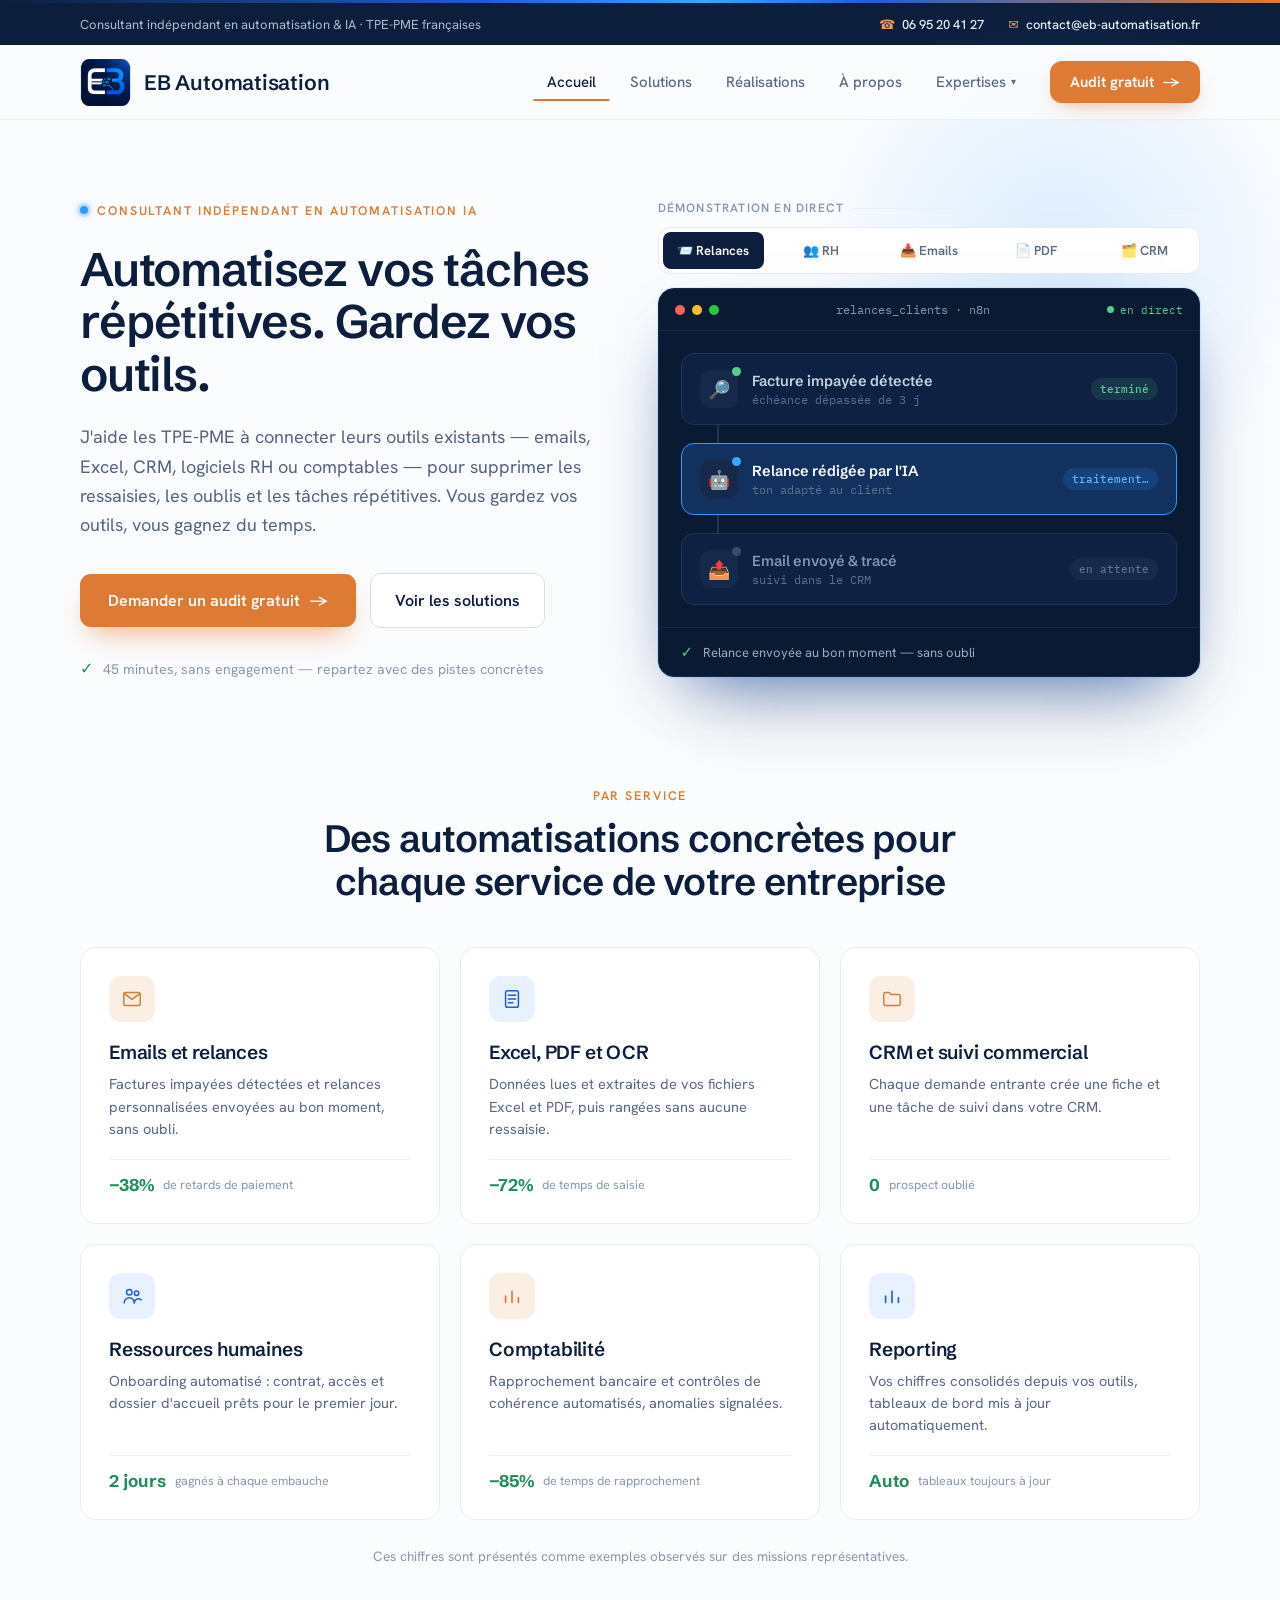
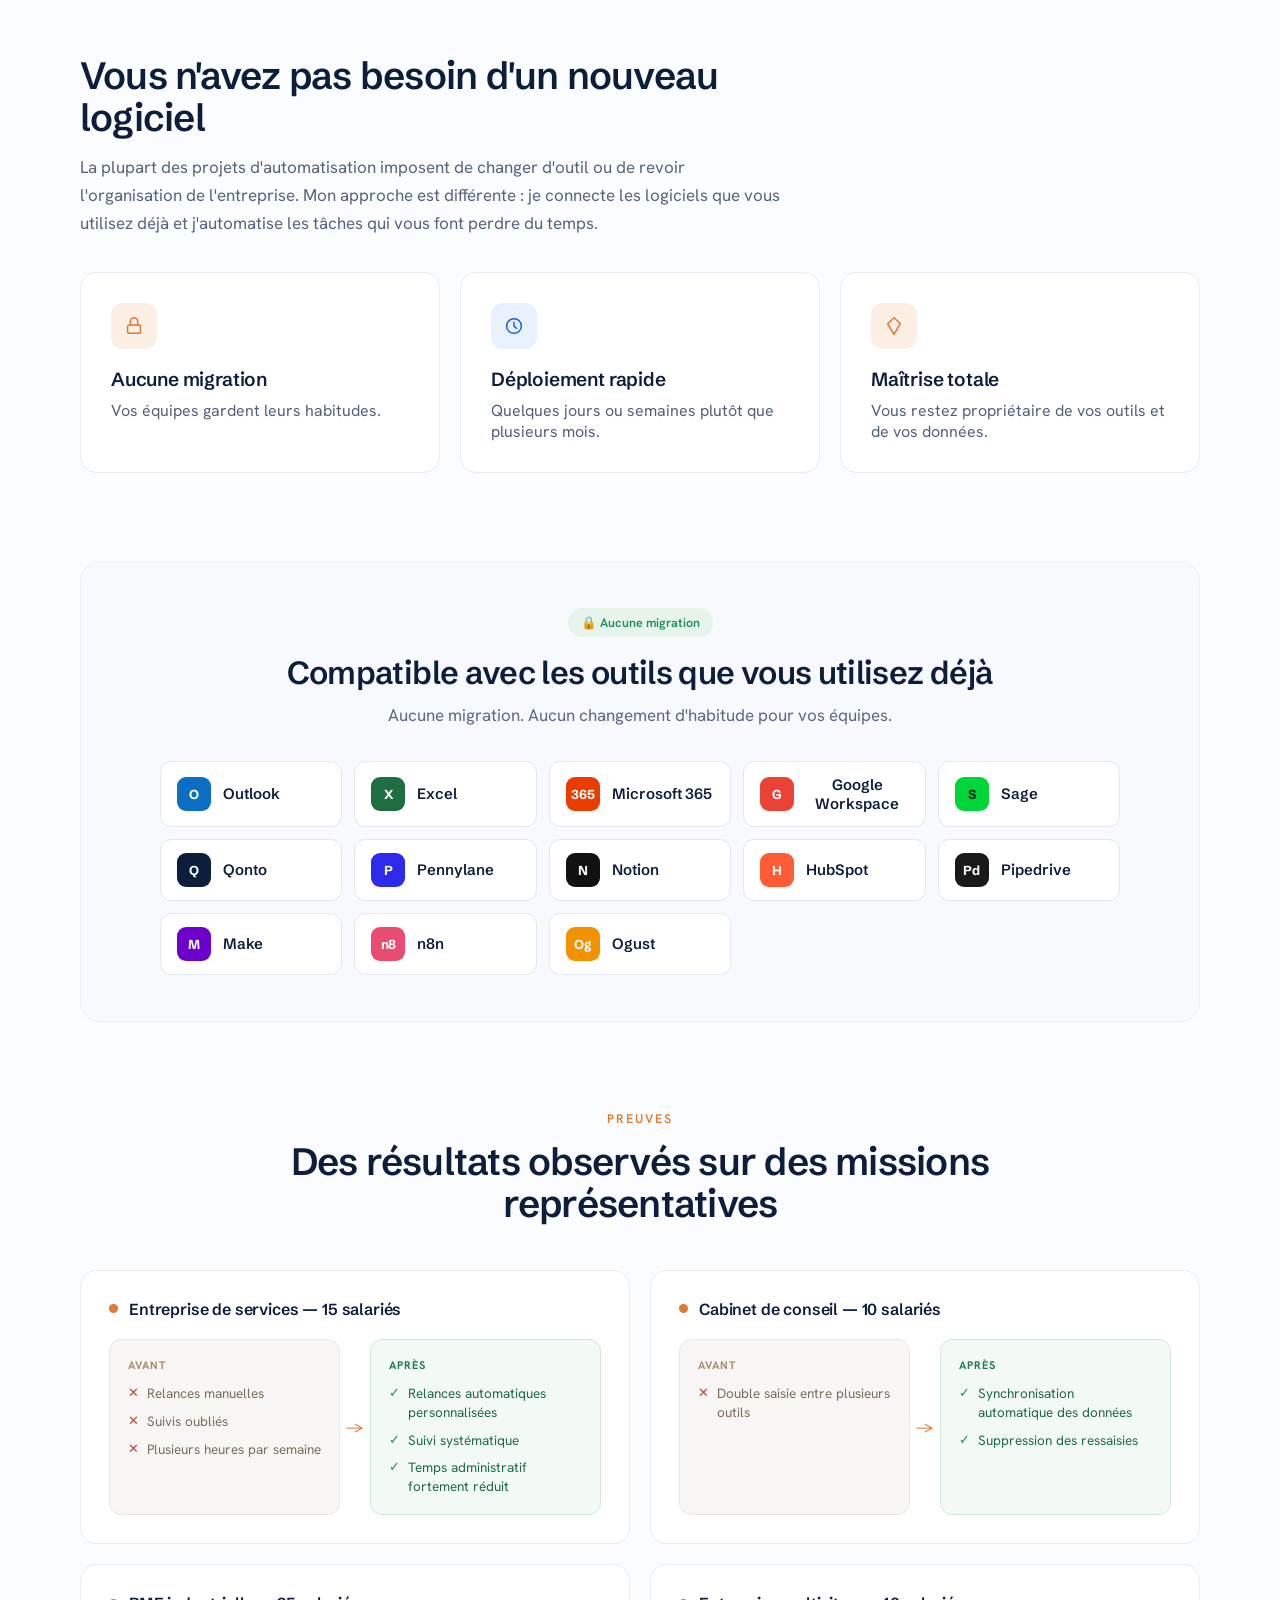
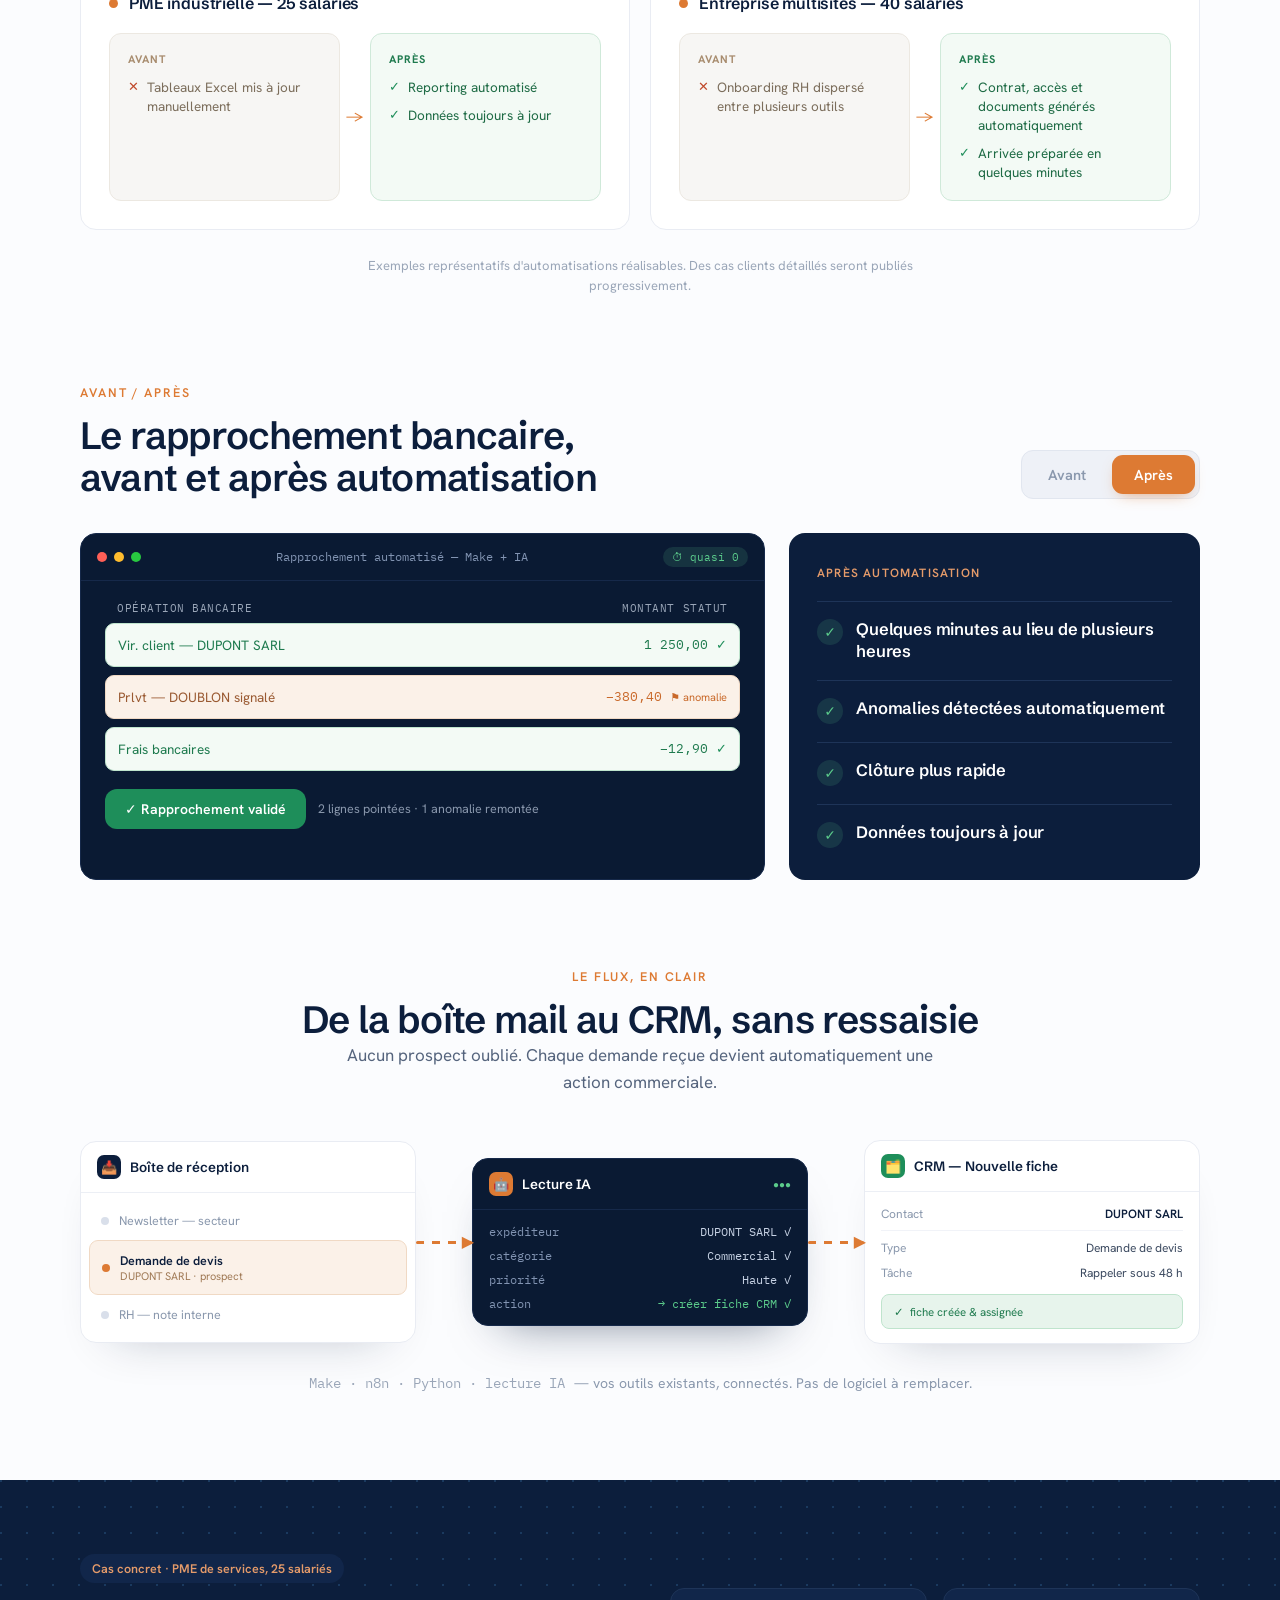
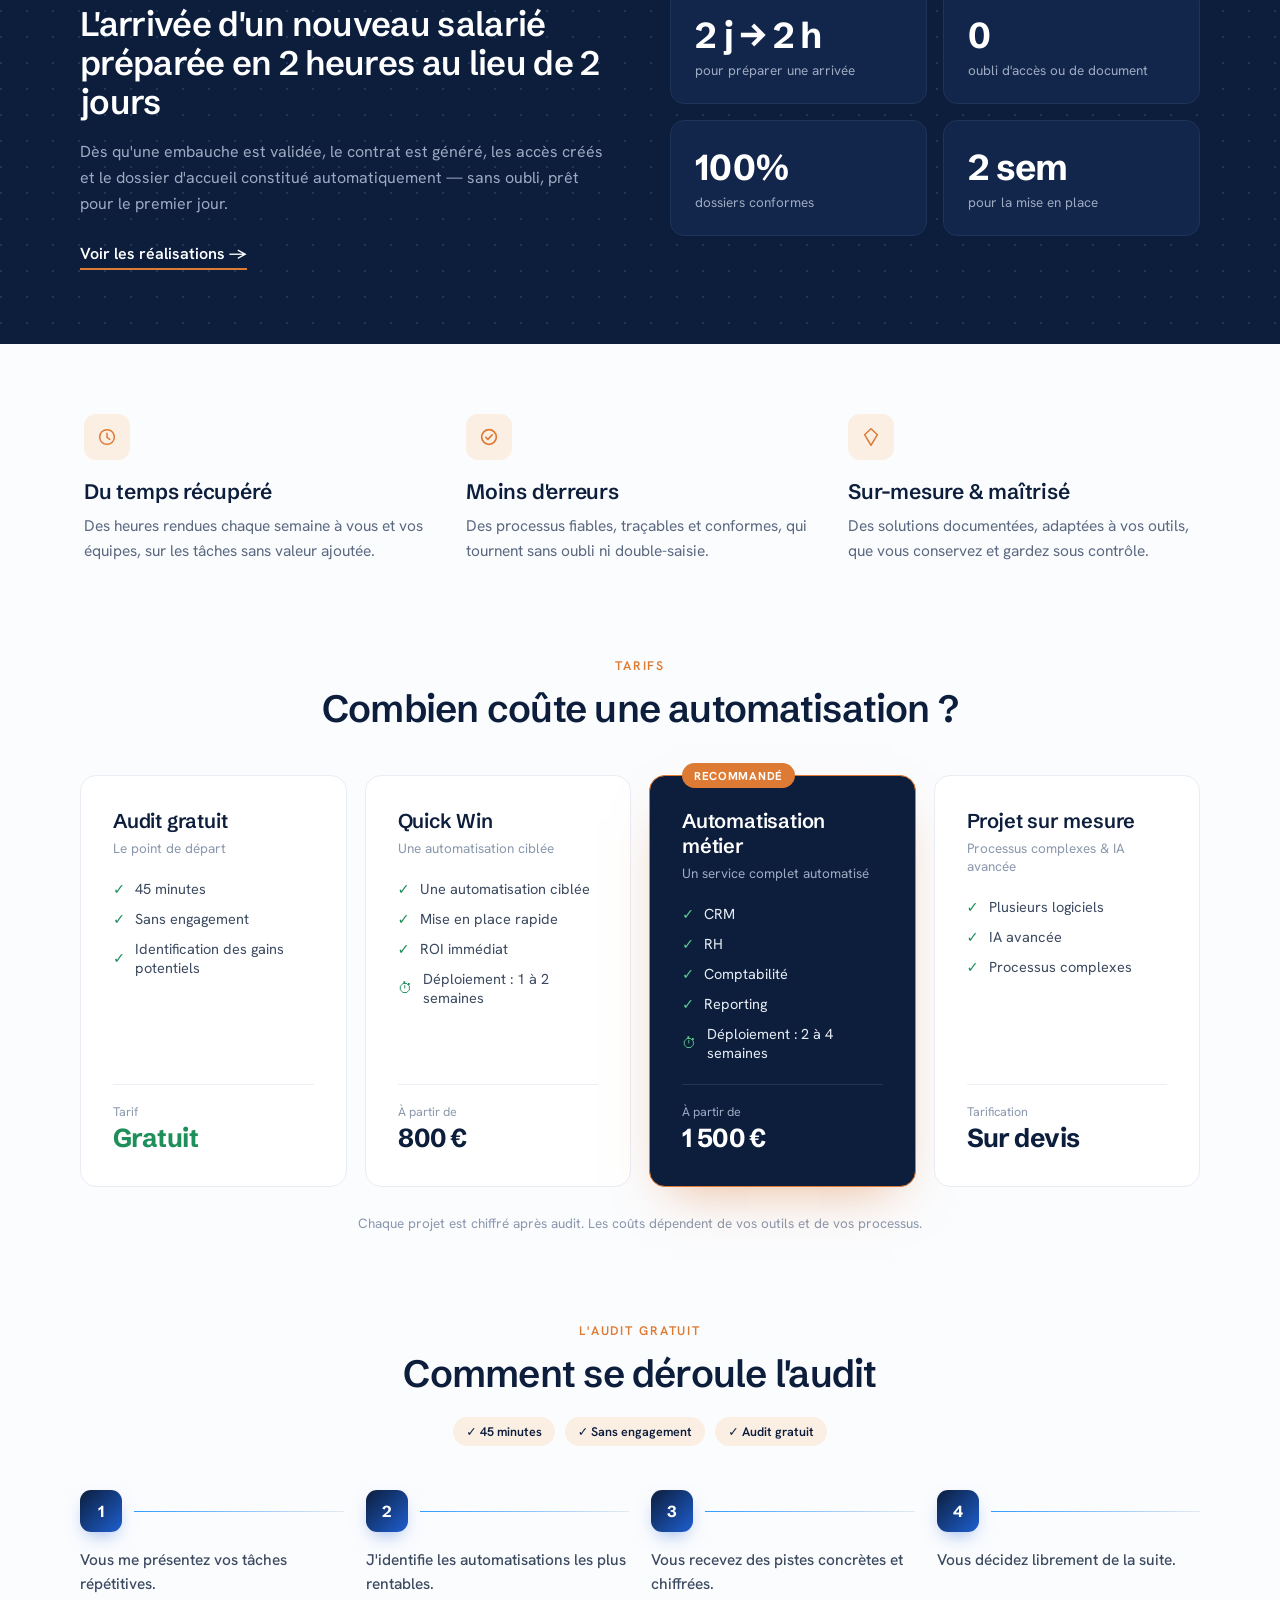
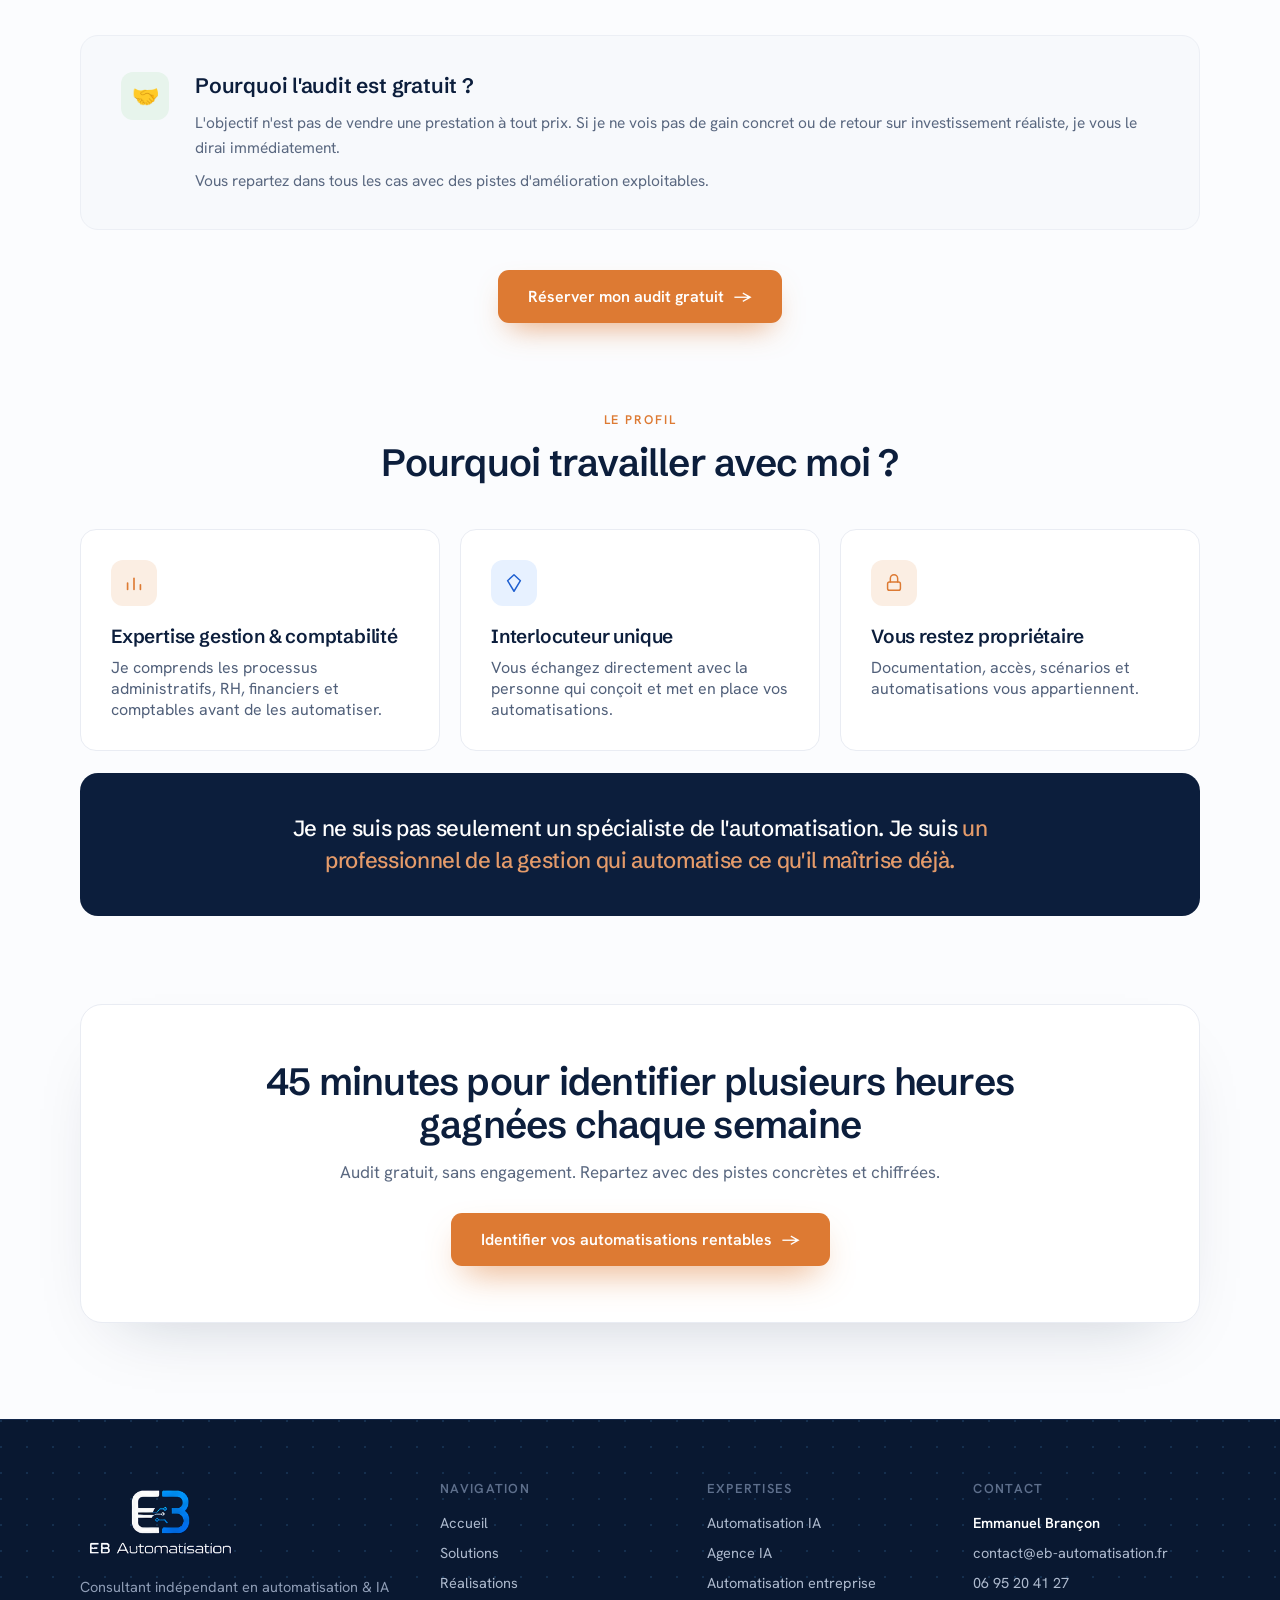
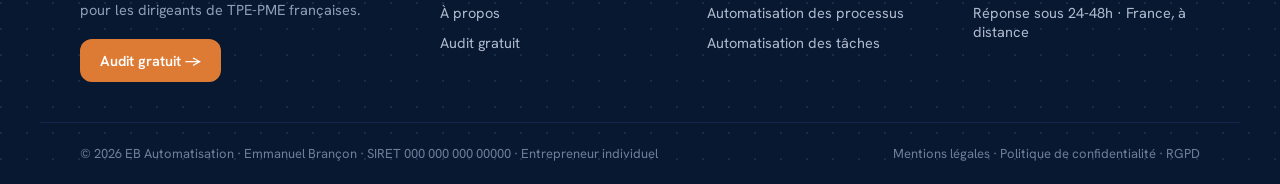
<file: site/index.html>
<!DOCTYPE html>
<html lang="fr">
<head>
<meta charset="utf-8">
<meta name="viewport" content="width=device-width, initial-scale=1">
<meta name="robots" content="index, follow">
<link rel="icon" type="image/png" href="assets/images/eb-icon.png">
<meta property="og:type" content="website">
<meta property="og:site_name" content="EB Automatisation">
<meta property="og:title" content="EB Automatisation — Automatisez vos tâches répétitives, gardez vos outils">
<meta property="og:description" content="Consultant indépendant en automatisation IA pour TPE-PME françaises. Je connecte vos outils existants pour supprimer les tâches répétitives. Audit gratuit.">
<meta property="og:image" content="assets/images/uploads/156c3b91-a695-438b-b9d7-6828e90ea7ac.png">
<meta property="og:locale" content="fr_FR">
<meta name="twitter:card" content="summary_large_image">
<meta name="twitter:title" content="EB Automatisation — Automatisez vos tâches répétitives, gardez vos outils">
<meta name="twitter:description" content="Consultant indépendant en automatisation IA pour TPE-PME françaises. Audit gratuit, sans engagement.">
<meta name="twitter:image" content="assets/images/uploads/156c3b91-a695-438b-b9d7-6828e90ea7ac.png">
<title>EB Automatisation — Automatisez vos tâches répétitives, gardez vos outils</title>
<meta name="description" content="Consultant indépendant en automatisation IA pour TPE-PME françaises. Je connecte vos outils existants (Excel, Outlook, CRM, comptabilité) pour supprimer les tâches répétitives. Audit gratuit.">
<link rel="canonical" href="index.html">
<link rel="preconnect" href="https://fonts.googleapis.com">
<link rel="preconnect" href="https://fonts.gstatic.com" crossorigin>
<link href="https://fonts.googleapis.com/css2?family=Schibsted+Grotesk:wght@400;500;600;700&amp;family=Hanken+Grotesk:wght@400;500;600;700&amp;family=IBM+Plex+Mono:wght@400;500&amp;display=swap" rel="stylesheet">
<link rel="stylesheet" href="assets/css/tokens.css">
<link rel="stylesheet" href="assets/css/layout.css">
<link rel="stylesheet" href="assets/css/typography.css">
<link rel="stylesheet" href="assets/css/components.css">
<link rel="stylesheet" href="assets/css/animations.css">
<link rel="stylesheet" href="assets/css/utilities.css">
<link rel="stylesheet" href="assets/css/pages/home.css">
</head>
<body>

<div class="techno-bar"></div>
<div class="topbar">
  <div class="topbar__inner">
    <div class="topbar__label">Consultant indépendant en automatisation &amp; IA · TPE-PME françaises</div>
    <div class="topbar__links">
      <a href="tel:+33695204127"><span>☎</span> 06 95 20 41 27</a>
      <a href="mailto:contact@eb-automatisation.fr"><span>✉</span> contact@eb-automatisation.fr</a>
    </div>
  </div>
</div>

<header class="site-header">
  <div class="site-header__row">
    <a href="index.html" class="brand" aria-label="EB Automatisation — retour à l'accueil">
      <img src="assets/images/eb-icon.png" alt="EB Automatisation" width="51" height="51">
      <span class="brand__name">EB Automatisation</span>
    </a>
    <button class="menu-toggle" type="button" aria-label="Ouvrir le menu" aria-expanded="false" data-menu-toggle>
      <span class="menu-toggle__bar"></span>
      <span class="menu-toggle__bar"></span>
      <span class="menu-toggle__bar"></span>
    </button>
    <nav class="site-nav">
      <a href="index.html" class="site-nav__link is-active">Accueil</a>
      <a href="solutions.html" class="site-nav__link">Solutions</a>
      <a href="realisations.html" class="site-nav__link">Réalisations</a>
      <a href="apropos.html" class="site-nav__link">À propos</a>
      <div class="nav-dropdown" data-dropdown>
        <button class="nav-dropdown__trigger" type="button" aria-haspopup="true" aria-expanded="false" data-dropdown-trigger>
          Expertises <span class="nav-dropdown__arrow">▾</span>
        </button>
        <div class="nav-dropdown__panel" data-dropdown-panel hidden>
          <a class="nav-dropdown__item" href="automatisation-ia.html">
            <span class="nav-dropdown__item-label">Automatisation IA</span>
            <span class="nav-dropdown__item-desc">Ce que l'IA change concrètement</span>
          </a>
          <a class="nav-dropdown__item" href="agence-ia.html">
            <span class="nav-dropdown__item-label">Agence IA vs consultant indépendant</span>
            <span class="nav-dropdown__item-desc">Comprendre les options</span>
          </a>
          <a class="nav-dropdown__item" href="automatisation-entreprise.html">
            <span class="nav-dropdown__item-label">Automatisation entreprise</span>
            <span class="nav-dropdown__item-desc">Par où commencer</span>
          </a>
          <a class="nav-dropdown__item" href="automatisation-processus.html">
            <span class="nav-dropdown__item-label">Automatisation des processus</span>
            <span class="nav-dropdown__item-desc">Cartographier et orchestrer</span>
          </a>
          <a class="nav-dropdown__item" href="automatisation-taches.html">
            <span class="nav-dropdown__item-label">Automatisation des tâches</span>
            <span class="nav-dropdown__item-desc">Les premiers gains rapides</span>
          </a>
        </div>
      </div>
      <a href="audit.html" class="nav-cta">Audit gratuit <span>→</span></a>
    </nav>
  </div>
</header>

<main>

  <!-- hero + live workflow switcher -->
  <section class="section hero">
    <div class="hero__glow" aria-hidden="true"></div>
    <div class="hero__content">
      <div class="eyebrow hero__eyebrow"><span class="hero__dot"></span>Consultant indépendant en automatisation IA</div>
      <h1 class="hero__title">Automatisez vos tâches répétitives. Gardez vos outils.</h1>
      <p class="hero__lead">J'aide les TPE-PME à connecter leurs outils existants — emails, Excel, CRM, logiciels RH ou comptables — pour supprimer les ressaisies, les oublis et les tâches répétitives. Vous gardez vos outils, vous gagnez du temps.</p>
      <div class="hero__actions">
        <a href="audit.html" class="btn btn-primary hero__cta-primary">Demander un audit gratuit <span>→</span></a>
        <a href="solutions.html" class="btn btn-secondary hero__cta-secondary">Voir les solutions</a>
      </div>
      <div class="hero__reassurance"><span class="hero__reassurance-check">✓</span> 45 minutes, sans engagement — repartez avec des pistes concrètes</div>
    </div>

    <div class="hero__demo">
      <div class="hero__demo-label">
        <span>Démonstration en direct</span>
        <span class="hero__demo-rule"></span>
      </div>
      <div class="workflow-tabs" data-workflow-tabs>
        <button class="workflow-tabs__btn is-active" type="button" data-scenario="relances">📨 Relances</button>
        <button class="workflow-tabs__btn" type="button" data-scenario="rh">👥 RH</button>
        <button class="workflow-tabs__btn" type="button" data-scenario="emails">📥 Emails</button>
        <button class="workflow-tabs__btn" type="button" data-scenario="pdf">📄 PDF</button>
        <button class="workflow-tabs__btn" type="button" data-scenario="crm">🗂️ CRM</button>
      </div>
      <div class="mockup mockup--navy workflow-panel">
        <div class="mockup__titlebar">
          <div class="mockup__dots"><span></span><span></span><span></span></div>
          <span class="mockup__filename" data-workflow-file>relances_clients · n8n</span>
          <span class="mockup__live"><span class="mockup__live-dot"></span>en direct</span>
        </div>
        <div class="workflow-panel__body">
          <div class="workflow-step" data-step="0">
            <span class="workflow-step__icon" data-step-icon><span data-step-icon-emoji></span><span class="workflow-step__dot" data-step-dot></span></span>
            <div class="workflow-step__text">
              <div class="workflow-step__title" data-step-title></div>
              <div class="workflow-step__sub" data-step-sub></div>
            </div>
            <span class="workflow-step__badge" data-step-badge></span>
          </div>
          <div class="workflow-step__connector"></div>
          <div class="workflow-step" data-step="1">
            <span class="workflow-step__icon" data-step-icon><span data-step-icon-emoji></span><span class="workflow-step__dot" data-step-dot></span></span>
            <div class="workflow-step__text">
              <div class="workflow-step__title" data-step-title></div>
              <div class="workflow-step__sub" data-step-sub></div>
            </div>
            <span class="workflow-step__badge" data-step-badge></span>
          </div>
          <div class="workflow-step__connector"></div>
          <div class="workflow-step" data-step="2">
            <span class="workflow-step__icon" data-step-icon><span data-step-icon-emoji></span><span class="workflow-step__dot" data-step-dot></span></span>
            <div class="workflow-step__text">
              <div class="workflow-step__title" data-step-title></div>
              <div class="workflow-step__sub" data-step-sub></div>
            </div>
            <span class="workflow-step__badge" data-step-badge></span>
          </div>
        </div>
        <div class="workflow-panel__note">
          <span class="workflow-panel__note-check">✓</span>
          <span data-workflow-note>Relance envoyée au bon moment — sans oubli</span>
        </div>
      </div>
    </div>
  </section>

  <!-- ce que j'automatise -->
  <section class="section">
    <div class="section-head">
      <span class="eyebrow">Par service</span>
      <h2 style="max-width:760px;margin:0 auto;">Des automatisations concrètes pour chaque service de votre entreprise</h2>
    </div>
    <div class="grid grid-3 automations__grid">

      <div class="card automations__card">
        <div class="icon-tile icon-tile--a"><svg width="22" height="22" viewBox="0 0 24 24" fill="none" stroke="currentColor" stroke-width="1.6" stroke-linecap="round" stroke-linejoin="round"><rect x="3" y="5" width="18" height="14" rx="2"></rect><path d="M4 6.5l8 6 8-6"></path></svg></div>
        <h3>Emails et relances</h3>
        <p class="automations__example">Factures impayées détectées et relances personnalisées envoyées au bon moment, sans oubli.</p>
        <div class="automations__gain"><span class="automations__gain-value">−38%</span><span class="automations__gain-label">de retards de paiement</span></div>
      </div>

      <div class="card automations__card">
        <div class="icon-tile icon-tile--b"><svg width="22" height="22" viewBox="0 0 24 24" fill="none" stroke="currentColor" stroke-width="1.6" stroke-linecap="round" stroke-linejoin="round"><rect x="5" y="3" width="14" height="18" rx="2"></rect><line x1="8" y1="8" x2="16" y2="8"></line><line x1="8" y1="12" x2="16" y2="12"></line><line x1="8" y1="16" x2="13" y2="16"></line></svg></div>
        <h3>Excel, PDF et OCR</h3>
        <p class="automations__example">Données lues et extraites de vos fichiers Excel et PDF, puis rangées sans aucune ressaisie.</p>
        <div class="automations__gain"><span class="automations__gain-value">−72%</span><span class="automations__gain-label">de temps de saisie</span></div>
      </div>

      <div class="card automations__card">
        <div class="icon-tile icon-tile--a"><svg width="22" height="22" viewBox="0 0 24 24" fill="none" stroke="currentColor" stroke-width="1.6" stroke-linecap="round" stroke-linejoin="round"><path d="M3 7a2 2 0 0 1 2-2h4l2 2h8a2 2 0 0 1 2 2v8a2 2 0 0 1-2 2H5a2 2 0 0 1-2-2V7z"></path></svg></div>
        <h3>CRM et suivi commercial</h3>
        <p class="automations__example">Chaque demande entrante crée une fiche et une tâche de suivi dans votre CRM.</p>
        <div class="automations__gain"><span class="automations__gain-value">0</span><span class="automations__gain-label">prospect oublié</span></div>
      </div>

      <div class="card automations__card">
        <div class="icon-tile icon-tile--b"><svg width="22" height="22" viewBox="0 0 24 24" fill="none" stroke="currentColor" stroke-width="1.6" stroke-linecap="round" stroke-linejoin="round"><circle cx="9" cy="8" r="3"></circle><circle cx="17" cy="9" r="2.4"></circle><path d="M3.5 19.5a5.5 5.5 0 0 1 11 0"></path><path d="M14.5 19.5a4.5 4.5 0 0 1 7.5-3.3"></path></svg></div>
        <h3>Ressources humaines</h3>
        <p class="automations__example">Onboarding automatisé : contrat, accès et dossier d'accueil prêts pour le premier jour.</p>
        <div class="automations__gain"><span class="automations__gain-value">2 jours</span><span class="automations__gain-label">gagnés à chaque embauche</span></div>
      </div>

      <div class="card automations__card">
        <div class="icon-tile icon-tile--a"><svg width="22" height="22" viewBox="0 0 24 24" fill="none" stroke="currentColor" stroke-width="1.8" stroke-linecap="round"><line x1="5" y1="19" x2="5" y2="12"></line><line x1="12" y1="19" x2="12" y2="7"></line><line x1="19" y1="19" x2="19" y2="14"></line></svg></div>
        <h3>Comptabilité</h3>
        <p class="automations__example">Rapprochement bancaire et contrôles de cohérence automatisés, anomalies signalées.</p>
        <div class="automations__gain"><span class="automations__gain-value">−85%</span><span class="automations__gain-label">de temps de rapprochement</span></div>
      </div>

      <div class="card automations__card">
        <div class="icon-tile icon-tile--b"><svg width="22" height="22" viewBox="0 0 24 24" fill="none" stroke="currentColor" stroke-width="1.8" stroke-linecap="round"><line x1="5" y1="19" x2="5" y2="12"></line><line x1="12" y1="19" x2="12" y2="7"></line><line x1="19" y1="19" x2="19" y2="14"></line></svg></div>
        <h3>Reporting</h3>
        <p class="automations__example">Vos chiffres consolidés depuis vos outils, tableaux de bord mis à jour automatiquement.</p>
        <div class="automations__gain"><span class="automations__gain-value">Auto</span><span class="automations__gain-label">tableaux toujours à jour</span></div>
      </div>

    </div>
    <p class="automations__footnote">Ces chiffres sont présentés comme exemples observés sur des missions représentatives.</p>
  </section>

  <!-- différenciation -->
  <section class="section">
    <div class="differentiators__intro">
      <h2>Vous n'avez pas besoin d'un nouveau logiciel</h2>
      <p>La plupart des projets d'automatisation imposent de changer d'outil ou de revoir l'organisation de l'entreprise. Mon approche est différente : je connecte les logiciels que vous utilisez déjà et j'automatise les tâches qui vous font perdre du temps.</p>
    </div>
    <div class="grid grid-3">
      <div class="card differentiators__card">
        <div class="icon-tile icon-tile--a"><svg width="22" height="22" viewBox="0 0 24 24" fill="none" stroke="currentColor" stroke-width="1.6" stroke-linecap="round" stroke-linejoin="round"><rect x="5" y="11" width="14" height="9" rx="2"></rect><path d="M8 11V7a4 4 0 0 1 8 0v4"></path></svg></div>
        <h3>Aucune migration</h3>
        <p>Vos équipes gardent leurs habitudes.</p>
      </div>
      <div class="card differentiators__card">
        <div class="icon-tile icon-tile--b"><svg width="22" height="22" viewBox="0 0 24 24" fill="none" stroke="currentColor" stroke-width="1.6" stroke-linecap="round" stroke-linejoin="round"><circle cx="12" cy="12" r="8"></circle><path d="M12 8v4.5l3 2"></path></svg></div>
        <h3>Déploiement rapide</h3>
        <p>Quelques jours ou semaines plutôt que plusieurs mois.</p>
      </div>
      <div class="card differentiators__card">
        <div class="icon-tile icon-tile--a"><svg width="22" height="22" viewBox="0 0 24 24" fill="none" stroke="currentColor" stroke-width="1.6" stroke-linejoin="round"><path d="M12 3l7 6.5L12 21 5 9.5z"></path></svg></div>
        <h3>Maîtrise totale</h3>
        <p>Vous restez propriétaire de vos outils et de vos données.</p>
      </div>
    </div>
  </section>

  <!-- vous gardez vos outils -->
  <section class="section">
    <div class="trust-tools">
      <span class="badge-pill badge-pill--green">🔒 Aucune migration</span>
      <h2 class="trust-tools__title">Compatible avec les outils que vous utilisez déjà</h2>
      <p class="trust-tools__desc">Aucune migration. Aucun changement d'habitude pour vos équipes.</p>
      <div class="tools-grid">
        <div class="tools-grid__item"><span class="tools-grid__abbr" style="background:#0A6FC2;color:#fff;">O</span>Outlook</div>
        <div class="tools-grid__item"><span class="tools-grid__abbr" style="background:#1D6F42;color:#fff;">X</span>Excel</div>
        <div class="tools-grid__item"><span class="tools-grid__abbr" style="background:#EB3C00;color:#fff;">365</span>Microsoft 365</div>
        <div class="tools-grid__item"><span class="tools-grid__abbr" style="background:#EA4335;color:#fff;">G</span>Google Workspace</div>
        <div class="tools-grid__item"><span class="tools-grid__abbr" style="background:#00D639;color:#0C2E14;">S</span>Sage</div>
        <div class="tools-grid__item"><span class="tools-grid__abbr" style="background:#0C1E3C;color:#fff;">Q</span>Qonto</div>
        <div class="tools-grid__item"><span class="tools-grid__abbr" style="background:#2E2AEB;color:#fff;">P</span>Pennylane</div>
        <div class="tools-grid__item"><span class="tools-grid__abbr" style="background:#111111;color:#fff;">N</span>Notion</div>
        <div class="tools-grid__item"><span class="tools-grid__abbr" style="background:#FF5C35;color:#fff;">H</span>HubSpot</div>
        <div class="tools-grid__item"><span class="tools-grid__abbr" style="background:#1A1A1A;color:#fff;">Pd</span>Pipedrive</div>
        <div class="tools-grid__item"><span class="tools-grid__abbr" style="background:#6D00CC;color:#fff;">M</span>Make</div>
        <div class="tools-grid__item"><span class="tools-grid__abbr" style="background:#EA4B71;color:#fff;">n8</span>n8n</div>
        <div class="tools-grid__item"><span class="tools-grid__abbr" style="background:#F29200;color:#fff;">Og</span>Ogust</div>
      </div>
    </div>
  </section>

  <!-- preuves sociales -->
  <section class="section">
    <div class="section-head">
      <span class="eyebrow">Preuves</span>
      <h2 style="max-width:720px;margin:0 auto;">Des résultats observés sur des missions représentatives</h2>
    </div>
    <div class="grid grid-2 proof-cases__grid">

      <div class="card proof-case">
        <div class="proof-case__head"><span class="proof-case__dot"></span><span class="proof-case__company">Entreprise de services — 15 salariés</span></div>
        <div class="proof-case__compare">
          <div class="proof-case__col proof-case__col--before">
            <div class="proof-case__col-label">Avant</div>
            <div class="proof-case__list">
              <div class="proof-case__row"><span class="proof-case__x">✕</span>Relances manuelles</div>
              <div class="proof-case__row"><span class="proof-case__x">✕</span>Suivis oubliés</div>
              <div class="proof-case__row"><span class="proof-case__x">✕</span>Plusieurs heures par semaine</div>
            </div>
          </div>
          <div class="proof-case__arrow">→</div>
          <div class="proof-case__col proof-case__col--after">
            <div class="proof-case__col-label">Après</div>
            <div class="proof-case__list">
              <div class="proof-case__row"><span class="proof-case__check">✓</span>Relances automatiques personnalisées</div>
              <div class="proof-case__row"><span class="proof-case__check">✓</span>Suivi systématique</div>
              <div class="proof-case__row"><span class="proof-case__check">✓</span>Temps administratif fortement réduit</div>
            </div>
          </div>
        </div>
      </div>

      <div class="card proof-case">
        <div class="proof-case__head"><span class="proof-case__dot"></span><span class="proof-case__company">Cabinet de conseil — 10 salariés</span></div>
        <div class="proof-case__compare">
          <div class="proof-case__col proof-case__col--before">
            <div class="proof-case__col-label">Avant</div>
            <div class="proof-case__list">
              <div class="proof-case__row"><span class="proof-case__x">✕</span>Double saisie entre plusieurs outils</div>
            </div>
          </div>
          <div class="proof-case__arrow">→</div>
          <div class="proof-case__col proof-case__col--after">
            <div class="proof-case__col-label">Après</div>
            <div class="proof-case__list">
              <div class="proof-case__row"><span class="proof-case__check">✓</span>Synchronisation automatique des données</div>
              <div class="proof-case__row"><span class="proof-case__check">✓</span>Suppression des ressaisies</div>
            </div>
          </div>
        </div>
      </div>

      <div class="card proof-case">
        <div class="proof-case__head"><span class="proof-case__dot"></span><span class="proof-case__company">PME industrielle — 25 salariés</span></div>
        <div class="proof-case__compare">
          <div class="proof-case__col proof-case__col--before">
            <div class="proof-case__col-label">Avant</div>
            <div class="proof-case__list">
              <div class="proof-case__row"><span class="proof-case__x">✕</span>Tableaux Excel mis à jour manuellement</div>
            </div>
          </div>
          <div class="proof-case__arrow">→</div>
          <div class="proof-case__col proof-case__col--after">
            <div class="proof-case__col-label">Après</div>
            <div class="proof-case__list">
              <div class="proof-case__row"><span class="proof-case__check">✓</span>Reporting automatisé</div>
              <div class="proof-case__row"><span class="proof-case__check">✓</span>Données toujours à jour</div>
            </div>
          </div>
        </div>
      </div>

      <div class="card proof-case">
        <div class="proof-case__head"><span class="proof-case__dot"></span><span class="proof-case__company">Entreprise multisites — 40 salariés</span></div>
        <div class="proof-case__compare">
          <div class="proof-case__col proof-case__col--before">
            <div class="proof-case__col-label">Avant</div>
            <div class="proof-case__list">
              <div class="proof-case__row"><span class="proof-case__x">✕</span>Onboarding RH dispersé entre plusieurs outils</div>
            </div>
          </div>
          <div class="proof-case__arrow">→</div>
          <div class="proof-case__col proof-case__col--after">
            <div class="proof-case__col-label">Après</div>
            <div class="proof-case__list">
              <div class="proof-case__row"><span class="proof-case__check">✓</span>Contrat, accès et documents générés automatiquement</div>
              <div class="proof-case__row"><span class="proof-case__check">✓</span>Arrivée préparée en quelques minutes</div>
            </div>
          </div>
        </div>
      </div>

    </div>
    <p class="proof-cases__footnote">Exemples représentatifs d'automatisations réalisables. Des cas clients détaillés seront publiés progressivement.</p>
  </section>

  <!-- avant / après — rapprochement bancaire -->
  <section class="section">
    <div class="bank-compare__head">
      <div>
        <span class="eyebrow" style="display:block;margin-bottom:14px;">Avant / après</span>
        <h2 style="max-width:560px;line-height:1.1;">Le rapprochement bancaire, avant et après automatisation</h2>
      </div>
      <div class="ba-toggle" data-ba-toggle>
        <button class="ba-toggle__btn" type="button" data-ba="avant">Avant</button>
        <button class="ba-toggle__btn is-active" type="button" data-ba="apres">Après</button>
      </div>
    </div>

    <div class="bank-compare__panel" data-ba-panel="avant" hidden>
      <div class="grid bank-avant">
        <div class="card bank-avant__mockup">
          <div class="bank-avant__titlebar">
            <div class="bank-avant__dots"><span></span><span></span><span></span></div>
            <span class="bank-avant__filename">Pointage manuel — relevé Qonto ↔ Sage</span>
            <span class="bank-avant__timer">⏱ ~5 h / mois</span>
          </div>
          <div class="bank-avant__body">
            <div class="bank-avant__row bank-avant__row--head"><span>Opération bancaire</span><span>Montant</span><span>Pointé ?</span></div>
            <div class="bank-avant__row"><span>Vir. client — DUPONT SARL</span><span class="mono">1 250,00</span><span class="ok">✓</span></div>
            <div class="bank-avant__row bank-avant__row--warn"><span>Prlvt — fournisseur ?</span><span class="mono bad">−380,40</span><span class="blink">?</span></div>
            <div class="bank-avant__row bank-avant__row--muted"><span>Frais bancaires</span><span class="mono">−12,90</span><span>○</span></div>
            <div class="bank-avant__warning"><span>⚠</span> Pointage ligne à ligne · écarts repérés trop tard</div>
          </div>
        </div>
        <div class="bank-avant__cost">
          <div class="bank-avant__cost-label">Le coût caché</div>
          <div class="bank-avant__cost-item"><div class="bank-avant__cost-value">~5 h</div><div class="bank-avant__cost-sub">de pointage chaque mois</div></div>
          <div class="bank-avant__cost-item"><div class="bank-avant__cost-value">Écarts</div><div class="bank-avant__cost-sub">détectés trop tard</div></div>
          <div class="bank-avant__cost-item"><div class="bank-avant__cost-value">Clôture</div><div class="bank-avant__cost-sub">retardée en fin de mois</div></div>
        </div>
      </div>
    </div>

    <div class="bank-compare__panel" data-ba-panel="apres">
      <div class="grid bank-apres">
        <div class="mockup mockup--navy bank-apres__mockup">
          <div class="mockup__titlebar">
            <div class="mockup__dots"><span></span><span></span><span></span></div>
            <span class="mockup__filename">Rapprochement automatisé — Make + IA</span>
            <span class="bank-apres__timer">⏱ quasi 0</span>
          </div>
          <div class="bank-apres__body">
            <div class="bank-apres__row bank-apres__row--head"><span>Opération bancaire</span><span>Montant</span><span>Statut</span></div>
            <div class="bank-apres__row bank-apres__row--ok"><span>Vir. client — DUPONT SARL</span><span class="mono">1 250,00</span><span class="ok">✓</span></div>
            <div class="bank-apres__row bank-apres__row--flag"><span>Prlvt — DOUBLON signalé</span><span class="mono">−380,40</span><span class="flag">⚑ anomalie</span></div>
            <div class="bank-apres__row bank-apres__row--ok"><span>Frais bancaires</span><span class="mono">−12,90</span><span class="ok">✓</span></div>
            <div class="bank-apres__validated"><span class="bank-apres__validated-badge">✓ Rapprochement validé</span><span class="bank-apres__validated-note">2 lignes pointées · 1 anomalie remontée</span></div>
          </div>
        </div>
        <div class="bank-apres__gains">
          <div class="bank-apres__gains-label">Après automatisation</div>
          <div class="bank-apres__gain-item"><span class="bank-apres__gain-check">✓</span><span>Quelques minutes au lieu de plusieurs heures</span></div>
          <div class="bank-apres__gain-item"><span class="bank-apres__gain-check">✓</span><span>Anomalies détectées automatiquement</span></div>
          <div class="bank-apres__gain-item"><span class="bank-apres__gain-check">✓</span><span>Clôture plus rapide</span></div>
          <div class="bank-apres__gain-item"><span class="bank-apres__gain-check">✓</span><span>Données toujours à jour</span></div>
        </div>
      </div>
    </div>
  </section>

  <!-- flux logiciel visible — email → IA → CRM -->
  <section class="section">
    <div class="section-head">
      <span class="eyebrow">Le flux, en clair</span>
      <h2>De la boîte mail au CRM, sans ressaisie</h2>
      <p style="font-size:17px;line-height:1.6;color:var(--text-2);max-width:620px;margin:0 auto;">Aucun prospect oublié. Chaque demande reçue devient automatiquement une action commerciale.</p>
    </div>
    <div class="flow-diagram">

      <div class="card flow-panel">
        <div class="flow-panel__head"><span class="flow-panel__icon" style="background:var(--navy);color:#fff;">📥</span><span class="flow-panel__title">Boîte de réception</span></div>
        <div class="flow-panel__body">
          <div class="flow-inbox__row"><span class="flow-inbox__dot"></span><div class="flow-inbox__text"><div class="flow-inbox__subject">Newsletter — secteur</div></div></div>
          <div class="flow-inbox__row flow-inbox__row--highlight"><span class="flow-inbox__dot flow-inbox__dot--orange"></span><div class="flow-inbox__text"><div class="flow-inbox__subject flow-inbox__subject--strong">Demande de devis</div><div class="flow-inbox__meta">DUPONT SARL · prospect</div></div></div>
          <div class="flow-inbox__row"><span class="flow-inbox__dot"></span><div class="flow-inbox__text"><div class="flow-inbox__subject">RH — note interne</div></div></div>
        </div>
      </div>

      <div class="flow-connector"><span class="flow-connector__line"></span><span class="flow-connector__arrow">▶</span></div>

      <div class="flow-panel flow-panel--navy">
        <div class="flow-panel__head"><span class="flow-panel__icon" style="background:var(--orange);color:#fff;">🤖</span><span class="flow-panel__title" style="color:#fff;">Lecture IA</span><span class="flow-panel__dots">●●●</span></div>
        <div class="flow-ia__body">
          <div class="flow-ia__row"><span class="flow-ia__key">expéditeur</span><span class="flow-ia__val">DUPONT SARL ✓</span></div>
          <div class="flow-ia__row"><span class="flow-ia__key">catégorie</span><span class="flow-ia__val">Commercial ✓</span></div>
          <div class="flow-ia__row"><span class="flow-ia__key">priorité</span><span class="flow-ia__val">Haute ✓</span></div>
          <div class="flow-ia__row"><span class="flow-ia__key">action</span><span class="flow-ia__val flow-ia__val--action">→ créer fiche CRM ✓</span></div>
        </div>
      </div>

      <div class="flow-connector"><span class="flow-connector__line"></span><span class="flow-connector__arrow">▶</span></div>

      <div class="card flow-panel">
        <div class="flow-panel__head"><span class="flow-panel__icon" style="background:var(--green);color:#fff;">🗂️</span><span class="flow-panel__title">CRM — Nouvelle fiche</span></div>
        <div class="flow-crm__body">
          <div class="flow-crm__row flow-crm__row--border"><span>Contact</span><span class="flow-crm__strong">DUPONT SARL</span></div>
          <div class="flow-crm__row"><span>Type</span><span class="flow-crm__val">Demande de devis</span></div>
          <div class="flow-crm__row"><span>Tâche</span><span class="flow-crm__val">Rappeler sous 48 h</span></div>
          <div class="flow-crm__done"><span>✓</span> fiche créée &amp; assignée</div>
        </div>
      </div>

    </div>
    <div class="flow-diagram__footnote"><span class="mono-label">Make · n8n · Python · lecture IA</span> — vos outils existants, connectés. Pas de logiciel à remplacer.</div>
  </section>

  <!-- case band (navy) — onboarding RH -->
  <section class="case-band">
    <div class="case-band__inner">
      <div>
        <span class="case-band__tag">Cas concret · PME de services, 25 salariés</span>
        <h2 class="case-band__title">L'arrivée d'un nouveau salarié préparée en 2 heures au lieu de 2 jours</h2>
        <p class="case-band__desc">Dès qu'une embauche est validée, le contrat est généré, les accès créés et le dossier d'accueil constitué automatiquement — sans oubli, prêt pour le premier jour.</p>
        <a href="realisations.html" class="btn-text">Voir les réalisations →</a>
      </div>
      <div class="grid grid-2 case-band__stats">
        <div class="case-band__stat"><div class="case-band__stat-value">2 j → 2 h</div><div class="case-band__stat-label">pour préparer une arrivée</div></div>
        <div class="case-band__stat"><div class="case-band__stat-value">0</div><div class="case-band__stat-label">oubli d'accès ou de document</div></div>
        <div class="case-band__stat"><div class="case-band__stat-value">100%</div><div class="case-band__stat-label">dossiers conformes</div></div>
        <div class="case-band__stat"><div class="case-band__stat-value">2 sem</div><div class="case-band__stat-label">pour la mise en place</div></div>
      </div>
    </div>
  </section>

  <!-- value props -->
  <section class="section">
    <div class="grid grid-3 value-props__grid">
      <div class="value-prop">
        <div class="icon-tile icon-tile--a"><svg width="22" height="22" viewBox="0 0 24 24" fill="none" stroke="currentColor" stroke-width="1.6" stroke-linecap="round" stroke-linejoin="round"><circle cx="12" cy="12" r="8"></circle><path d="M12 8v4.5l3 2"></path></svg></div>
        <h3 class="value-prop__title">Du temps récupéré</h3>
        <p class="value-prop__desc">Des heures rendues chaque semaine à vous et vos équipes, sur les tâches sans valeur ajoutée.</p>
      </div>
      <div class="value-prop">
        <div class="icon-tile icon-tile--a"><svg width="22" height="22" viewBox="0 0 24 24" fill="none" stroke="currentColor" stroke-width="1.8" stroke-linecap="round" stroke-linejoin="round"><circle cx="12" cy="12" r="8"></circle><path d="M8.5 12.3l2.3 2.3 4.7-5"></path></svg></div>
        <h3 class="value-prop__title">Moins d'erreurs</h3>
        <p class="value-prop__desc">Des processus fiables, traçables et conformes, qui tournent sans oubli ni double-saisie.</p>
      </div>
      <div class="value-prop">
        <div class="icon-tile icon-tile--a"><svg width="22" height="22" viewBox="0 0 24 24" fill="none" stroke="currentColor" stroke-width="1.6" stroke-linejoin="round"><path d="M12 3l7 6.5L12 21 5 9.5z"></path></svg></div>
        <h3 class="value-prop__title">Sur-mesure &amp; maîtrisé</h3>
        <p class="value-prop__desc">Des solutions documentées, adaptées à vos outils, que vous conservez et gardez sous contrôle.</p>
      </div>
    </div>
  </section>

  <!-- tarifs -->
  <section class="section">
    <div class="section-head">
      <span class="eyebrow">Tarifs</span>
      <h2 style="max-width:680px;margin:0 auto;">Combien coûte une automatisation ?</h2>
    </div>
    <div class="grid grid-4 pricing__grid">

      <div class="pricing__card">
        <div class="pricing__name">Audit gratuit</div>
        <div class="pricing__tagline">Le point de départ</div>
        <div class="pricing__features">
          <div class="pricing__feature"><span class="pricing__check">✓</span>45 minutes</div>
          <div class="pricing__feature"><span class="pricing__check">✓</span>Sans engagement</div>
          <div class="pricing__feature"><span class="pricing__check">✓</span>Identification des gains potentiels</div>
        </div>
        <div class="pricing__price-row">
          <div class="pricing__price-label">Tarif</div>
          <div class="pricing__price pricing__price--free">Gratuit</div>
        </div>
      </div>

      <div class="pricing__card">
        <div class="pricing__name">Quick Win</div>
        <div class="pricing__tagline">Une automatisation ciblée</div>
        <div class="pricing__features">
          <div class="pricing__feature"><span class="pricing__check">✓</span>Une automatisation ciblée</div>
          <div class="pricing__feature"><span class="pricing__check">✓</span>Mise en place rapide</div>
          <div class="pricing__feature"><span class="pricing__check">✓</span>ROI immédiat</div>
          <div class="pricing__feature"><span class="pricing__check">⏱</span>Déploiement : 1 à 2 semaines</div>
        </div>
        <div class="pricing__price-row">
          <div class="pricing__price-label">À partir de</div>
          <div class="pricing__price">800 €</div>
        </div>
      </div>

      <div class="pricing__card pricing__card--featured">
        <span class="pricing__ribbon">Recommandé</span>
        <div class="pricing__name">Automatisation métier</div>
        <div class="pricing__tagline">Un service complet automatisé</div>
        <div class="pricing__features">
          <div class="pricing__feature"><span class="pricing__check">✓</span>CRM</div>
          <div class="pricing__feature"><span class="pricing__check">✓</span>RH</div>
          <div class="pricing__feature"><span class="pricing__check">✓</span>Comptabilité</div>
          <div class="pricing__feature"><span class="pricing__check">✓</span>Reporting</div>
          <div class="pricing__feature"><span class="pricing__check">⏱</span>Déploiement : 2 à 4 semaines</div>
        </div>
        <div class="pricing__price-row">
          <div class="pricing__price-label">À partir de</div>
          <div class="pricing__price">1 500 €</div>
        </div>
      </div>

      <div class="pricing__card">
        <div class="pricing__name">Projet sur mesure</div>
        <div class="pricing__tagline">Processus complexes &amp; IA avancée</div>
        <div class="pricing__features">
          <div class="pricing__feature"><span class="pricing__check">✓</span>Plusieurs logiciels</div>
          <div class="pricing__feature"><span class="pricing__check">✓</span>IA avancée</div>
          <div class="pricing__feature"><span class="pricing__check">✓</span>Processus complexes</div>
        </div>
        <div class="pricing__price-row">
          <div class="pricing__price-label">Tarification</div>
          <div class="pricing__price">Sur devis</div>
        </div>
      </div>

    </div>
    <p class="pricing__footnote">Chaque projet est chiffré après audit. Les coûts dépendent de vos outils et de vos processus.</p>
  </section>

  <!-- comment se déroule l'audit -->
  <section class="section">
    <div class="section-head">
      <span class="eyebrow">L'audit gratuit</span>
      <h2>Comment se déroule l'audit</h2>
      <div class="audit-highlights">
        <span class="badge-pill badge-pill--orange">✓ 45 minutes</span>
        <span class="badge-pill badge-pill--orange">✓ Sans engagement</span>
        <span class="badge-pill badge-pill--orange">✓ Audit gratuit</span>
      </div>
    </div>
    <div class="grid grid-4 audit-steps">
      <div class="audit-step">
        <div class="audit-step__head"><span class="audit-step__num">1</span><span class="audit-step__rule"></span></div>
        <p class="audit-step__text">Vous me présentez vos tâches répétitives.</p>
      </div>
      <div class="audit-step">
        <div class="audit-step__head"><span class="audit-step__num">2</span><span class="audit-step__rule"></span></div>
        <p class="audit-step__text">J'identifie les automatisations les plus rentables.</p>
      </div>
      <div class="audit-step">
        <div class="audit-step__head"><span class="audit-step__num">3</span><span class="audit-step__rule"></span></div>
        <p class="audit-step__text">Vous recevez des pistes concrètes et chiffrées.</p>
      </div>
      <div class="audit-step">
        <div class="audit-step__head"><span class="audit-step__num">4</span><span class="audit-step__rule"></span></div>
        <p class="audit-step__text">Vous décidez librement de la suite.</p>
      </div>
    </div>
    <div class="audit-why">
      <span class="audit-why__icon">🤝</span>
      <div>
        <h3 style="font-size:21px;margin-bottom:12px;">Pourquoi l'audit est gratuit ?</h3>
        <p class="audit-why__text">L'objectif n'est pas de vendre une prestation à tout prix. Si je ne vois pas de gain concret ou de retour sur investissement réaliste, je vous le dirai immédiatement.</p>
        <p class="audit-why__text">Vous repartez dans tous les cas avec des pistes d'amélioration exploitables.</p>
      </div>
    </div>
    <div class="text-center">
      <a href="audit.html" class="btn btn-primary audit-steps__cta">Réserver mon audit gratuit <span>→</span></a>
    </div>
  </section>

  <!-- pourquoi moi -->
  <section class="section">
    <div class="section-head">
      <span class="eyebrow">Le profil</span>
      <h2 style="max-width:680px;margin:0 auto;">Pourquoi travailler avec moi ?</h2>
    </div>
    <div class="grid grid-3">
      <div class="card differentiators__card">
        <div class="icon-tile icon-tile--a"><svg width="22" height="22" viewBox="0 0 24 24" fill="none" stroke="currentColor" stroke-width="1.8" stroke-linecap="round"><line x1="5" y1="19" x2="5" y2="12"></line><line x1="12" y1="19" x2="12" y2="7"></line><line x1="19" y1="19" x2="19" y2="14"></line></svg></div>
        <h3>Expertise gestion &amp; comptabilité</h3>
        <p>Je comprends les processus administratifs, RH, financiers et comptables avant de les automatiser.</p>
      </div>
      <div class="card differentiators__card">
        <div class="icon-tile icon-tile--b"><svg width="22" height="22" viewBox="0 0 24 24" fill="none" stroke="currentColor" stroke-width="1.6" stroke-linejoin="round"><path d="M12 3l7 6.5L12 21 5 9.5z"></path></svg></div>
        <h3>Interlocuteur unique</h3>
        <p>Vous échangez directement avec la personne qui conçoit et met en place vos automatisations.</p>
      </div>
      <div class="card differentiators__card">
        <div class="icon-tile icon-tile--a"><svg width="22" height="22" viewBox="0 0 24 24" fill="none" stroke="currentColor" stroke-width="1.6" stroke-linecap="round" stroke-linejoin="round"><rect x="5" y="11" width="14" height="9" rx="2"></rect><path d="M8 11V7a4 4 0 0 1 8 0v4"></path></svg></div>
        <h3>Vous restez propriétaire</h3>
        <p>Documentation, accès, scénarios et automatisations vous appartiennent.</p>
      </div>
    </div>
    <div class="profile-quote">
      <p>Je ne suis pas seulement un spécialiste de l'automatisation. Je suis <span class="profile-quote__accent">un professionnel de la gestion qui automatise ce qu'il maîtrise déjà.</span></p>
    </div>
  </section>

  <!-- final CTA -->
  <section class="section final-cta-section">
    <div class="final-cta-card">
      <h2 style="max-width:760px;margin:0 auto 14px;">45 minutes pour identifier plusieurs heures gagnées chaque semaine</h2>
      <p class="final-cta-card__desc">Audit gratuit, sans engagement. Repartez avec des pistes concrètes et chiffrées.</p>
      <a href="audit.html" class="btn btn-primary final-cta-card__cta">Identifier vos automatisations rentables <span>→</span></a>
    </div>
  </section>

</main>

<footer class="site-footer">
  <div class="site-footer__grid">
    <div>
      <div class="site-footer__logo"><img src="assets/images/uploads/156c3b91-a695-438b-b9d7-6828e90ea7ac.png" alt="EB Automatisation" width="180" height="77"></div>
      <p class="site-footer__desc">Consultant indépendant en automatisation &amp; IA pour les dirigeants de TPE-PME françaises.</p>
      <a href="audit.html" class="site-footer__cta">Audit gratuit →</a>
    </div>
    <div>
      <div class="site-footer__heading">Navigation</div>
      <div class="site-footer__links">
        <a href="index.html">Accueil</a>
        <a href="solutions.html">Solutions</a>
        <a href="realisations.html">Réalisations</a>
        <a href="apropos.html">À propos</a>
        <a href="audit.html">Audit gratuit</a>
      </div>
    </div>
    <div>
      <div class="site-footer__heading">Expertises</div>
      <div class="site-footer__links">
        <a href="automatisation-ia.html">Automatisation IA</a>
        <a href="agence-ia.html">Agence IA</a>
        <a href="automatisation-entreprise.html">Automatisation entreprise</a>
        <a href="automatisation-processus.html">Automatisation des processus</a>
        <a href="automatisation-taches.html">Automatisation des tâches</a>
      </div>
    </div>
    <div>
      <div class="site-footer__heading">Contact</div>
      <div class="site-footer__contact">
        <span class="site-footer__contact-name">Emmanuel Brançon</span>
        <a href="mailto:contact@eb-automatisation.fr">contact@eb-automatisation.fr</a>
        <a href="tel:+33695204127">06 95 20 41 27</a>
        <span>Réponse sous 24-48h · France, à distance</span>
      </div>
    </div>
  </div>
  <div class="site-footer__bottom">
    <span>© 2026 EB Automatisation · Emmanuel Brançon · SIRET 000 000 000 00000 · Entrepreneur individuel</span>
    <span>Mentions légales · Politique de confidentialité · RGPD</span>
  </div>
</footer>

<script src="assets/js/main.js"></script>
<script src="assets/js/home.js"></script>
</body>
</html>
</file>
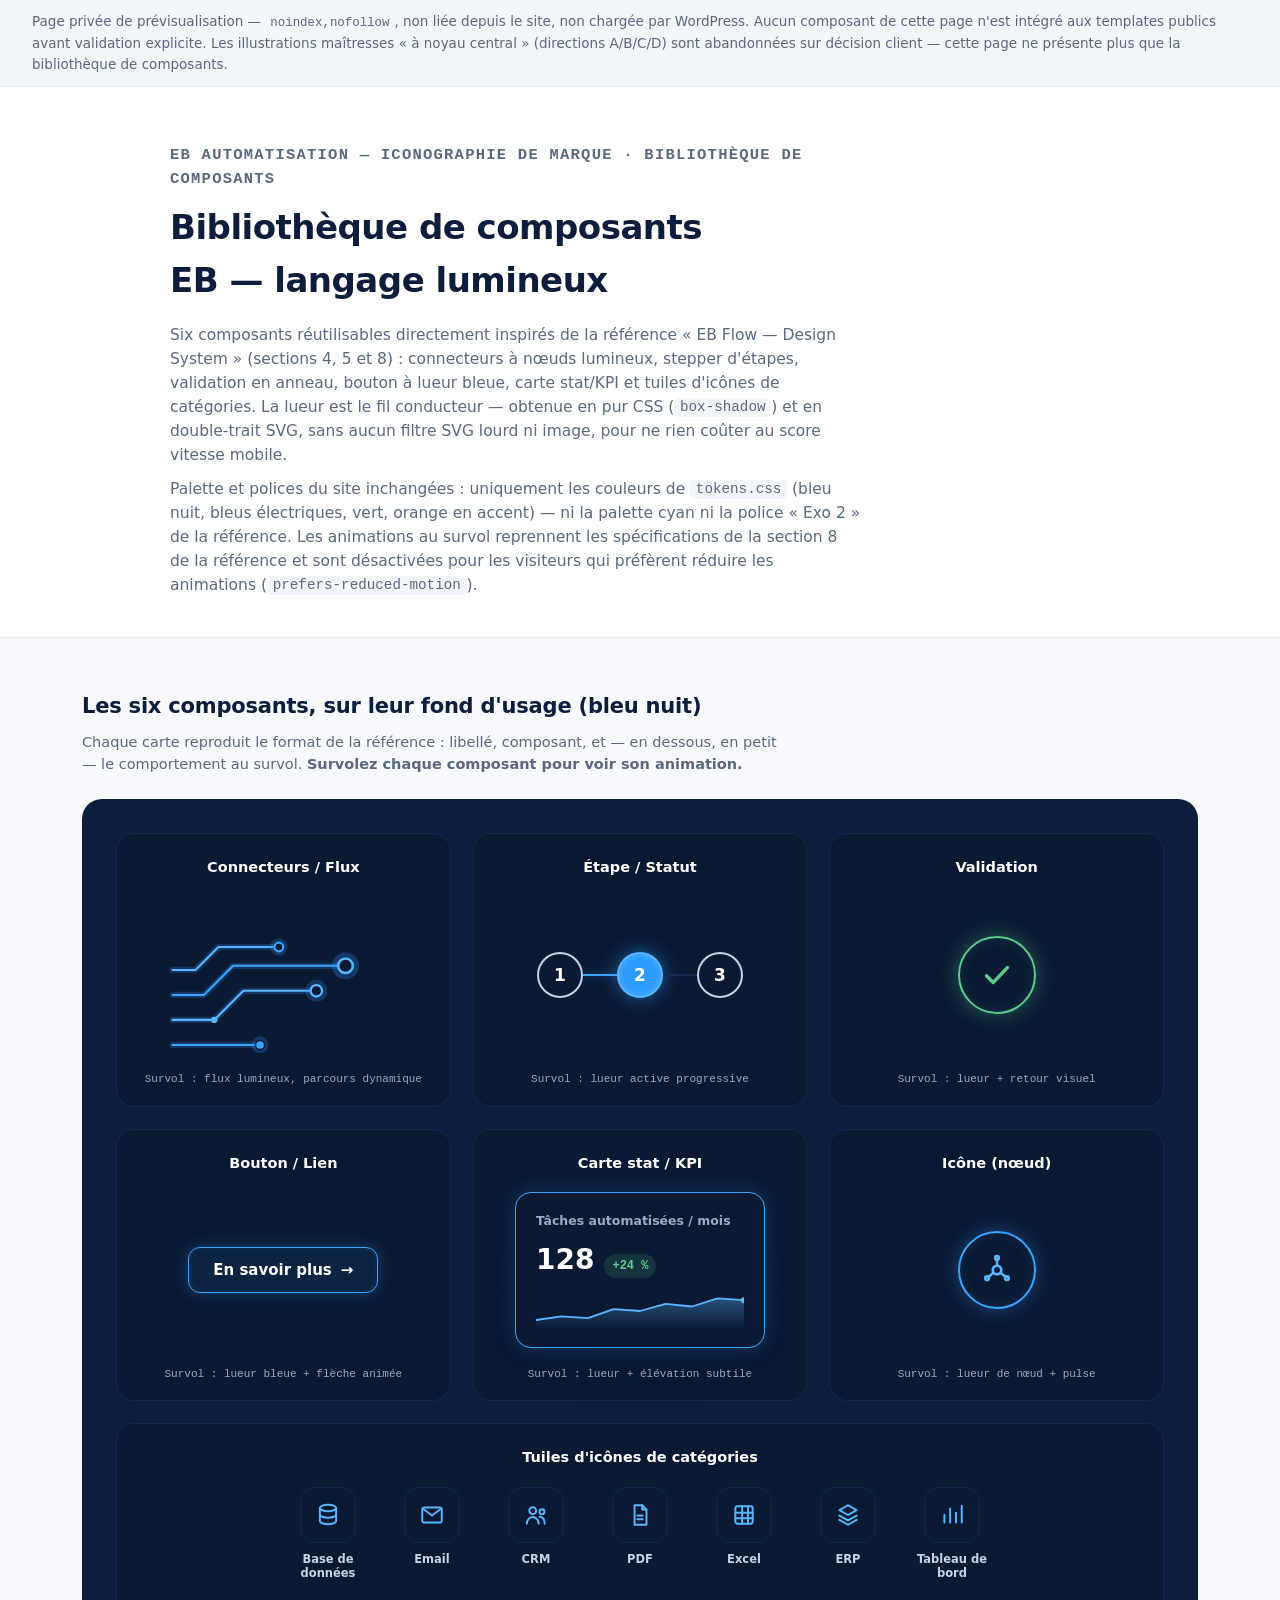
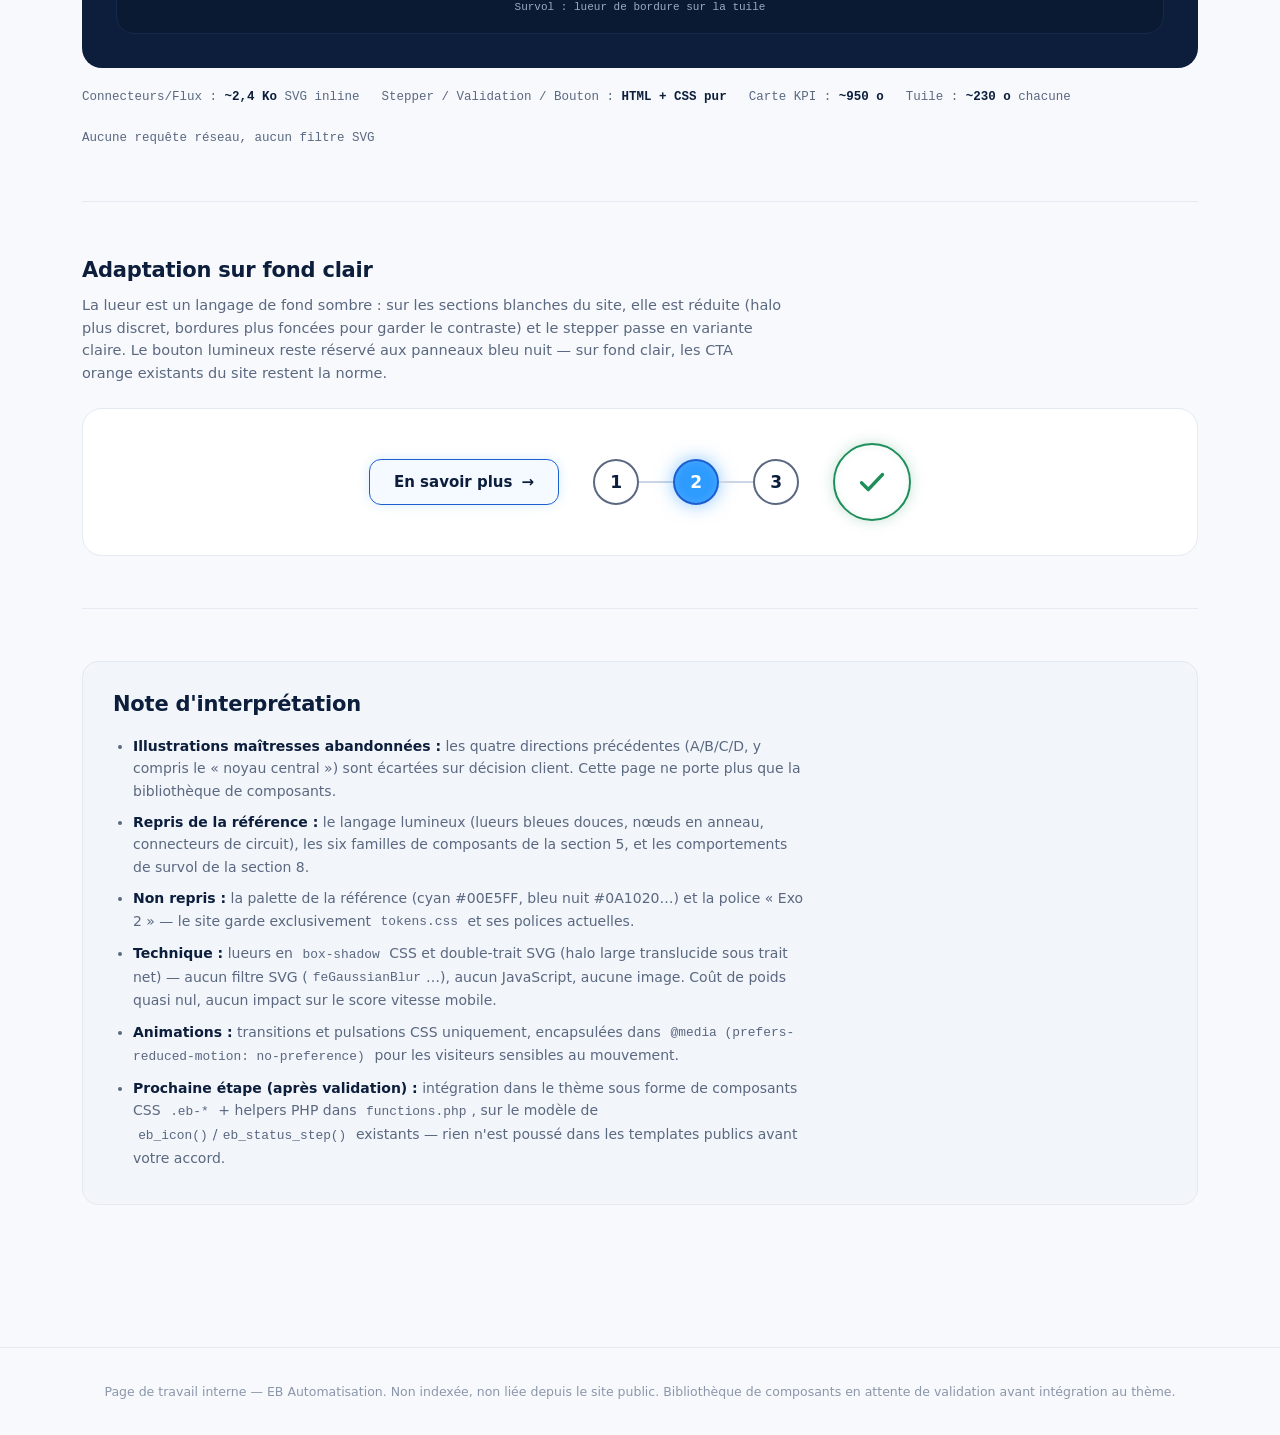
<file: docs/eb-component-library.html>
<!doctype html>
<html lang="fr">
<head>
<meta charset="utf-8">
<meta name="viewport" content="width=device-width, initial-scale=1">
<meta name="robots" content="noindex,nofollow">
<title>EB Automatisation — Bibliothèque de composants</title>
<style>
  :root{
    --bg: #F7F9FC;
    --bg-elevated: #FFFFFF;
    --bg-sunken: #F2F5FA;
    --text: #0C1E3C;
    --text-muted: #5A6880;
    --text-faint: #8B96AA;
    --border: #E4E9F2;
    --border-strong: #CBD5E5;
    --accent: #DD7A33;
    --accent-text: #9B5524;

    /* tokens du site (tokens.css), jamais modifiés */
    --navy: #0C1E3C;
    --navy-panel: #0A1A33;
    --navy-border: #16294a;
    --navy-border-2: #11264A;
    --blue: #2E9BFF;
    --blue-2: #3BA5FF;
    --blue-3: #5BB6FF;
    --green-bright: #5BCB8B;
    --orange: #DD7A33;
    --muted-on-navy: #9DAAC2;
    --mono-on-navy: #C7D2E4;

    --font-display: -apple-system, 'Segoe UI Semibold', 'Segoe UI', system-ui, sans-serif;
    --font-body: -apple-system, 'Segoe UI', system-ui, sans-serif;
    --font-mono: ui-monospace, 'Cascadia Code', 'Segoe UI Mono', Consolas, 'Liberation Mono', monospace;
  }
  @media (prefers-color-scheme: dark){
    :root{
      --bg: #0A1220;
      --bg-elevated: #101B30;
      --bg-sunken: #0D1729;
      --text: #EDF1F8;
      --text-muted: #9DAAC2;
      --text-faint: #6B7A96;
      --border: #1E3458;
      --border-strong: #2A4270;
      --accent: #E59B6A;
      --accent-text: #E59B6A;
    }
  }
  :root[data-theme="dark"]{
    --bg: #0A1220;
    --bg-elevated: #101B30;
    --bg-sunken: #0D1729;
    --text: #EDF1F8;
    --text-muted: #9DAAC2;
    --text-faint: #6B7A96;
    --border: #1E3458;
    --border-strong: #2A4270;
    --accent: #E59B6A;
    --accent-text: #E59B6A;
  }
  :root[data-theme="light"]{
    --bg: #F7F9FC;
    --bg-elevated: #FFFFFF;
    --bg-sunken: #F2F5FA;
    --text: #0C1E3C;
    --text-muted: #5A6880;
    --text-faint: #8B96AA;
    --border: #E4E9F2;
    --border-strong: #CBD5E5;
    --accent: #DD7A33;
    --accent-text: #9B5524;
  }

  *{ box-sizing: border-box; }
  html, body{ margin:0; padding:0; }
  body{
    background: var(--bg);
    color: var(--text);
    font-family: var(--font-body);
    line-height: 1.55;
    -webkit-font-smoothing: antialiased;
  }
  ::selection{ background: var(--accent); color: #fff; }
  code{ font-family: var(--font-mono); font-size: .92em; background: var(--bg-sunken); padding: .1em .4em; border-radius: 4px; }

  .banner{
    font-size: 13.5px;
    padding: 11px 32px;
    border-bottom: 1px solid var(--border);
    background: var(--bg-sunken);
    color: var(--text-muted);
  }
  .banner strong{ color: var(--text); }

  header.page-head{
    padding: 56px 32px 40px;
    border-bottom: 1px solid var(--border);
    background: var(--bg-elevated);
  }
  .page-head__inner{ max-width: 940px; margin: 0 auto; }
  .page-head__eyebrow{
    font-family: var(--font-mono);
    font-size: 11.5px; font-weight: 600;
    letter-spacing: .08em; text-transform: uppercase;
    color: var(--accent-text);
    margin: 0 0 14px;
  }
  h1{
    font-family: var(--font-display);
    font-size: clamp(26px, 3.6vw, 34px);
    font-weight: 700; letter-spacing: -.015em;
    margin: 0 0 16px; text-wrap: balance;
  }
  .page-head p{ font-size: 15.5px; color: var(--text-muted); max-width: 70ch; margin: 0 0 10px; }
  .page-head p:last-child{ margin-bottom: 0; }

  main{ max-width: 1180px; margin: 0 auto; padding: 0 32px 90px; }

  section{ padding: 52px 0; border-bottom: 1px solid var(--border); }
  section:last-of-type{ border-bottom: none; }
  h2{
    font-family: var(--font-display);
    font-size: 21px; font-weight: 700; letter-spacing: -.01em;
    margin: 0 0 8px;
  }
  .section-desc{ font-size: 14.5px; color: var(--text-muted); max-width: 76ch; margin: 0 0 24px; }

  /* ---- grille de cartes de composants (sur fond bleu nuit, leur habitat) ---- */
  .comp-stage{
    background: var(--navy);
    border-radius: 20px;
    padding: 34px;
    display: grid;
    grid-template-columns: repeat(3, 1fr);
    gap: 22px;
  }
  .comp-card{
    background: var(--navy-panel);
    border: 1px solid var(--navy-border);
    border-radius: 18px;
    padding: 22px 20px 18px;
    display: flex; flex-direction: column; align-items: center; gap: 18px;
    min-height: 210px;
  }
  .comp-card__label{
    font-family: var(--font-display);
    font-size: 14.5px; font-weight: 600;
    color: #fff; text-align: center;
  }
  .comp-card__demo{ flex: 1; display: flex; align-items: center; justify-content: center; width: 100%; }
  .comp-card__hover-spec{
    font-family: var(--font-mono);
    font-size: 11px; color: var(--muted-on-navy);
    text-align: center; line-height: 1.5;
  }
  .comp-card--wide{ grid-column: 1 / -1; min-height: 0; }

  /* ---- Bouton / Lien ---- */
  .eb-btn-glow{
    display: inline-flex; align-items: center; gap: 9px;
    padding: 13px 24px; border-radius: 12px;
    background: rgba(46,155,255,.07);
    border: 1px solid var(--blue-2);
    color: #fff; font-weight: 600; font-size: 15px;
    font-family: var(--font-body);
    text-decoration: none; cursor: pointer;
    box-shadow: 0 0 14px rgba(46,155,255,.30), inset 0 0 10px rgba(46,155,255,.10);
    transition: box-shadow .25s ease, border-color .25s ease;
  }
  .eb-btn-glow:hover, .eb-btn-glow:focus-visible{
    border-color: var(--blue-3);
    box-shadow: 0 0 26px rgba(46,155,255,.55), inset 0 0 14px rgba(46,155,255,.18);
    outline: none;
  }
  .eb-btn-glow__arrow{ transition: transform .25s ease; }
  .eb-btn-glow:hover .eb-btn-glow__arrow{ transform: translateX(4px); }

  /* ---- Carte stat/KPI ---- */
  .eb-stat-card{
    width: 250px; max-width: 100%;
    background: var(--navy-panel);
    border: 1px solid var(--blue-2);
    border-radius: 16px;
    box-shadow: 0 0 18px rgba(46,155,255,.22), 0 24px 50px -30px rgba(12,30,60,.6);
    padding: 18px 20px;
    transition: box-shadow .25s ease, transform .25s ease;
  }
  .eb-stat-card:hover{
    transform: translateY(-3px);
    box-shadow: 0 0 28px rgba(46,155,255,.40), 0 30px 60px -30px rgba(12,30,60,.7);
  }
  .eb-stat-card__label{ font-size: 12.5px; font-weight: 600; color: var(--muted-on-navy); }
  .eb-stat-card__value-row{ display: flex; align-items: baseline; gap: 10px; margin: 7px 0 12px; }
  .eb-stat-card__value{ font-family: var(--font-display); font-weight: 700; font-size: 28px; color: #fff; }
  .eb-stat-card__delta{ font-family: var(--font-mono); font-size: 12px; font-weight: 600; color: var(--green-bright); background: rgba(91,203,139,.14); padding: 3px 8px; border-radius: 20px; }
  .eb-stat-card__spark{ display: block; width: 100%; height: 36px; }

  /* ---- Icône (nœud en anneau lumineux) ---- */
  .eb-icon-ring{
    position: relative;
    width: 78px; height: 78px; border-radius: 50%;
    border: 2px solid var(--blue-2);
    display: flex; align-items: center; justify-content: center;
    color: var(--blue-3);
    box-shadow: 0 0 18px rgba(46,155,255,.35), inset 0 0 12px rgba(46,155,255,.12);
    transition: box-shadow .25s ease;
  }
  .eb-icon-ring svg{ width: 34px; height: 34px; }
  .eb-icon-ring:hover{ box-shadow: 0 0 28px rgba(46,155,255,.6), inset 0 0 16px rgba(46,155,255,.2); }
  @media (prefers-reduced-motion: no-preference){
    .eb-icon-ring::after{
      content:""; position:absolute; inset:-2px; border-radius:50%;
      border: 2px solid rgba(46,155,255,.5);
      opacity: 0; transform: scale(1);
    }
    .eb-icon-ring:hover::after{ animation: eb-pulse 1.4s ease-out infinite; }
    @keyframes eb-pulse{
      0%{ opacity:.55; transform:scale(1); }
      100%{ opacity:0; transform:scale(1.35); }
    }
  }

  /* ---- Étape / Statut (stepper) ---- */
  .eb-stepper{ display: flex; align-items: center; }
  .eb-step{
    width: 46px; height: 46px; border-radius: 50%;
    border: 2px solid var(--mono-on-navy);
    background: var(--navy-panel);
    display: flex; align-items: center; justify-content: center;
    font-family: var(--font-display); font-weight: 700; font-size: 17px;
    color: #fff; flex: none;
  }
  .eb-step--active{
    border-color: var(--blue-3);
    background: var(--blue);
    box-shadow: 0 0 18px rgba(46,155,255,.55), inset 0 0 8px rgba(255,255,255,.15);
    transition: box-shadow .25s ease;
  }
  .eb-stepper:hover .eb-step--active{ box-shadow: 0 0 28px rgba(46,155,255,.8), inset 0 0 8px rgba(255,255,255,.2); }
  .eb-step__line{ width: 34px; height: 2px; background: var(--navy-border); }
  .eb-step__line--done{ background: var(--blue-2); box-shadow: 0 0 8px rgba(46,155,255,.5); }

  /* ---- Validation ---- */
  .eb-validate{
    width: 78px; height: 78px; border-radius: 50%;
    border: 2px solid var(--green-bright);
    display: flex; align-items: center; justify-content: center;
    box-shadow: 0 0 20px rgba(91,203,139,.38), inset 0 0 14px rgba(91,203,139,.12);
    transition: box-shadow .25s ease, transform .25s ease;
  }
  .eb-validate svg{ width: 36px; height: 36px; }
  .eb-validate:hover{
    transform: scale(1.05);
    box-shadow: 0 0 30px rgba(91,203,139,.6), inset 0 0 18px rgba(91,203,139,.2);
  }

  /* ---- Connecteurs / Flux ---- */
  .eb-connect{ width: 100%; max-width: 250px; }
  .eb-connect svg{ display: block; width: 100%; height: auto; }
  .eb-connect .flux{ opacity: 0; }
  @media (prefers-reduced-motion: no-preference){
    .eb-connect .flux{
      stroke-dasharray: 6 90;
      stroke-dashoffset: 0;
    }
    .comp-card:hover .eb-connect .flux{
      opacity: 1;
      animation: eb-flux 1.6s linear infinite;
    }
    @keyframes eb-flux{
      from{ stroke-dashoffset: 96; }
      to{ stroke-dashoffset: 0; }
    }
  }

  /* ---- Tuiles d'icônes ---- */
  .eb-icon-tiles{ display: flex; flex-wrap: wrap; gap: 18px; justify-content: center; }
  .eb-icon-tile{ display: flex; flex-direction: column; align-items: center; gap: 9px; width: 86px; }
  .eb-icon-tile__box{
    width: 56px; height: 56px; border-radius: 14px;
    background: var(--navy-panel);
    border: 1px solid var(--navy-border-2);
    display: flex; align-items: center; justify-content: center;
    color: var(--blue-3);
    transition: box-shadow .25s ease, border-color .25s ease;
  }
  .eb-icon-tile__box svg{ width: 26px; height: 26px; }
  .eb-icon-tile:hover .eb-icon-tile__box{
    border-color: var(--blue-2);
    box-shadow: 0 0 16px rgba(46,155,255,.4);
  }
  .eb-icon-tile__label{ font-size: 11.5px; font-weight: 600; text-align: center; color: var(--mono-on-navy); line-height: 1.25; }

  /* ---- adaptation fond clair ---- */
  .light-stage{
    background: #FFFFFF;
    border: 1px solid var(--border);
    border-radius: 20px;
    padding: 34px;
    display: flex; flex-wrap: wrap; gap: 34px; align-items: center; justify-content: center;
  }
  .eb-btn-glow--light{
    background: rgba(46,155,255,.05);
    border-color: #1E5FD0;
    color: #0C1E3C;
    box-shadow: 0 0 12px rgba(46,155,255,.18);
  }
  .eb-btn-glow--light:hover{ box-shadow: 0 0 20px rgba(46,155,255,.35); }
  .eb-step--on-light{ background: #fff; border-color: #5A6880; color: #0C1E3C; }
  .eb-step--on-light.eb-step--active{ background: var(--blue); border-color: #1E5FD0; color: #fff; }
  .eb-step__line--on-light{ background: #CBD5E5; }
  .eb-validate--light{
    border-color: #1E8E5A;
    box-shadow: 0 0 14px rgba(30,142,90,.25), inset 0 0 10px rgba(30,142,90,.08);
  }
  .eb-validate--light:hover{ box-shadow: 0 0 22px rgba(30,142,90,.4), inset 0 0 12px rgba(30,142,90,.12); }

  .note-list{
    margin: 14px 0 0; padding-left: 20px;
    font-size: 14px; color: var(--text-muted); line-height: 1.6; max-width: 78ch;
  }
  .note-list li{ margin-bottom: 9px; }
  .note-list b{ color: var(--text); }
  .callout{
    background: var(--bg-sunken);
    border: 1px solid var(--border);
    border-radius: 16px;
    padding: 26px 30px;
  }

  .weight-line{
    display: flex; gap: 22px; flex-wrap: wrap; margin-top: 20px;
    font-family: var(--font-mono); font-size: 12.5px; color: var(--text-muted);
  }
  .weight-line b{ color: var(--text); font-weight: 600; }

  footer{
    text-align: center; padding: 34px 32px;
    font-size: 12.5px; color: var(--text-faint);
    border-top: 1px solid var(--border);
  }

  @media (max-width: 860px){
    .comp-stage{ grid-template-columns: 1fr; padding: 22px; }
    header.page-head{ padding: 40px 20px 32px; }
    main{ padding: 0 20px 70px; }
  }
</style>
</head>
<body>
<div class="banner">Page privée de prévisualisation — <code>noindex,nofollow</code>, non liée depuis le site, non chargée par WordPress. Aucun composant de cette page n'est intégré aux templates publics avant validation explicite. Les illustrations maîtresses « à noyau central » (directions A/B/C/D) sont abandonnées sur décision client — cette page ne présente plus que la bibliothèque de composants.</div>

<header class="page-head">
  <div class="page-head__inner">
    <p class="page-head__eyebrow">EB Automatisation — Iconographie de marque · Bibliothèque de composants</p>
    <h1>Bibliothèque de composants EB — langage lumineux</h1>
    <p>Six composants réutilisables directement inspirés de la référence « EB Flow — Design System » (sections 4, 5 et 8) : connecteurs à nœuds lumineux, stepper d'étapes, validation en anneau, bouton à lueur bleue, carte stat/KPI et tuiles d'icônes de catégories. La lueur est le fil conducteur — obtenue en pur CSS (<code>box-shadow</code>) et en double-trait SVG, sans aucun filtre SVG lourd ni image, pour ne rien coûter au score vitesse mobile.</p>
    <p>Palette et polices du site inchangées : uniquement les couleurs de <code>tokens.css</code> (bleu nuit, bleus électriques, vert, orange en accent) — ni la palette cyan ni la police « Exo 2 » de la référence. Les animations au survol reprennent les spécifications de la section 8 de la référence et sont désactivées pour les visiteurs qui préfèrent réduire les animations (<code>prefers-reduced-motion</code>).</p>
  </div>
</header>

<main>

  <section>
    <h2>Les six composants, sur leur fond d'usage (bleu nuit)</h2>
    <p class="section-desc">Chaque carte reproduit le format de la référence : libellé, composant, et — en dessous, en petit — le comportement au survol. <b>Survolez chaque composant pour voir son animation.</b></p>

    <div class="comp-stage">

      <div class="comp-card">
        <div class="comp-card__label">Connecteurs / Flux</div>
        <div class="comp-card__demo">
          <div class="eb-connect">
            <svg viewBox="0 0 240 150" aria-hidden="true">
              <!-- traces : double trait (halo large translucide + trait net) -->
              <g fill="none" stroke-linecap="round" stroke-linejoin="round">
                <path d="M14 118 L54 118 L82 90 L146 90" stroke="#2E9BFF" stroke-width="6" opacity=".22"></path>
                <path d="M14 118 L54 118 L82 90 L146 90" stroke="#5BB6FF" stroke-width="2"></path>
                <path class="flux" d="M14 118 L54 118 L82 90 L146 90" stroke="#FFFFFF" stroke-width="2.4"></path>

                <path d="M14 94 L44 94 L72 66 L172 66" stroke="#2E9BFF" stroke-width="6" opacity=".22"></path>
                <path d="M14 94 L44 94 L72 66 L172 66" stroke="#3BA5FF" stroke-width="2"></path>
                <path class="flux" d="M14 94 L44 94 L72 66 L172 66" stroke="#FFFFFF" stroke-width="2.4"></path>

                <path d="M14 70 L36 70 L58 48 L110 48" stroke="#2E9BFF" stroke-width="6" opacity=".22"></path>
                <path d="M14 70 L36 70 L58 48 L110 48" stroke="#5BB6FF" stroke-width="2"></path>

                <path d="M14 142 L92 142" stroke="#2E9BFF" stroke-width="6" opacity=".22"></path>
                <path d="M14 142 L92 142" stroke="#3BA5FF" stroke-width="2"></path>
              </g>
              <!-- nœuds : anneau creux + halo, tailles variées -->
              <circle cx="152" cy="90" r="8" fill="none" stroke="#2E9BFF" stroke-width="5" opacity=".22"></circle>
              <circle cx="152" cy="90" r="5.5" fill="#0A1A33" stroke="#5BB6FF" stroke-width="2.2"></circle>
              <circle cx="180" cy="66" r="10" fill="none" stroke="#2E9BFF" stroke-width="6" opacity=".25"></circle>
              <circle cx="180" cy="66" r="7" fill="#0A1A33" stroke="#5BB6FF" stroke-width="2.4"></circle>
              <circle cx="116" cy="48" r="6.5" fill="none" stroke="#2E9BFF" stroke-width="4" opacity=".22"></circle>
              <circle cx="116" cy="48" r="4.2" fill="#0A1A33" stroke="#3BA5FF" stroke-width="2"></circle>
              <circle cx="98" cy="142" r="3.6" fill="#3BA5FF"></circle>
              <circle cx="98" cy="142" r="6.5" fill="none" stroke="#2E9BFF" stroke-width="3" opacity=".25"></circle>
              <circle cx="54" cy="118" r="3" fill="#5BB6FF"></circle>
            </svg>
          </div>
        </div>
        <div class="comp-card__hover-spec">Survol : flux lumineux, parcours dynamique</div>
      </div>

      <div class="comp-card">
        <div class="comp-card__label">Étape / Statut</div>
        <div class="comp-card__demo">
          <div class="eb-stepper" aria-label="Étape 2 sur 3">
            <div class="eb-step">1</div>
            <div class="eb-step__line eb-step__line--done"></div>
            <div class="eb-step eb-step--active">2</div>
            <div class="eb-step__line"></div>
            <div class="eb-step">3</div>
          </div>
        </div>
        <div class="comp-card__hover-spec">Survol : lueur active progressive</div>
      </div>

      <div class="comp-card">
        <div class="comp-card__label">Validation</div>
        <div class="comp-card__demo">
          <div class="eb-validate">
            <svg viewBox="0 0 24 24" fill="none" stroke="#5BCB8B" stroke-width="2.2" stroke-linecap="round" stroke-linejoin="round" aria-hidden="true"><path d="M5 12.5l4.5 4.5L19 7"></path></svg>
          </div>
        </div>
        <div class="comp-card__hover-spec">Survol : lueur + retour visuel</div>
      </div>

      <div class="comp-card">
        <div class="comp-card__label">Bouton / Lien</div>
        <div class="comp-card__demo">
          <button class="eb-btn-glow" type="button">En savoir plus <span class="eb-btn-glow__arrow">→</span></button>
        </div>
        <div class="comp-card__hover-spec">Survol : lueur bleue + flèche animée</div>
      </div>

      <div class="comp-card">
        <div class="comp-card__label">Carte stat / KPI</div>
        <div class="comp-card__demo">
          <div class="eb-stat-card">
            <div class="eb-stat-card__label">Tâches automatisées / mois</div>
            <div class="eb-stat-card__value-row"><span class="eb-stat-card__value">128</span><span class="eb-stat-card__delta">+24 %</span></div>
            <svg class="eb-stat-card__spark" viewBox="0 0 220 40" preserveAspectRatio="none" aria-hidden="true">
              <defs><linearGradient id="spk" x1="0" y1="0" x2="0" y2="1"><stop offset="0%" stop-color="#5BB6FF" stop-opacity=".35"></stop><stop offset="100%" stop-color="#5BB6FF" stop-opacity="0"></stop></linearGradient></defs>
              <path d="M0 30 L27 26 L55 28 L82 18 L110 20 L137 12 L165 15 L192 6 L220 8 L220 40 L0 40 Z" fill="url(#spk)"></path>
              <path d="M0 30 L27 26 L55 28 L82 18 L110 20 L137 12 L165 15 L192 6 L220 8" fill="none" stroke="#5BB6FF" stroke-width="2" stroke-linecap="round" stroke-linejoin="round"></path>
              <circle cx="220" cy="8" r="3.4" fill="#5BB6FF"></circle>
            </svg>
          </div>
        </div>
        <div class="comp-card__hover-spec">Survol : lueur + élévation subtile</div>
      </div>

      <div class="comp-card">
        <div class="comp-card__label">Icône (nœud)</div>
        <div class="comp-card__demo">
          <div class="eb-icon-ring">
            <svg viewBox="0 0 24 24" fill="none" stroke="currentColor" stroke-width="1.8" stroke-linecap="round" aria-hidden="true">
              <circle cx="12" cy="12" r="3"></circle>
              <path d="M12 9V4.5"></path><path d="M9.5 14l-3.6 3"></path><path d="M14.5 14l3.6 3"></path>
              <circle cx="12" cy="3.5" r="1.3"></circle><circle cx="5" cy="17.8" r="1.3"></circle><circle cx="19" cy="17.8" r="1.3"></circle>
            </svg>
          </div>
        </div>
        <div class="comp-card__hover-spec">Survol : lueur de nœud + pulse</div>
      </div>

      <div class="comp-card comp-card--wide">
        <div class="comp-card__label">Tuiles d'icônes de catégories</div>
        <div class="comp-card__demo">
          <div class="eb-icon-tiles">
            <div class="eb-icon-tile"><span class="eb-icon-tile__box"><svg viewBox="0 0 24 24" fill="none" stroke="currentColor" stroke-width="1.8" stroke-linecap="round" stroke-linejoin="round"><ellipse cx="12" cy="5.5" rx="7.5" ry="3"></ellipse><path d="M4.5 5.5v6c0 1.66 3.36 3 7.5 3s7.5-1.34 7.5-3v-6"></path><path d="M4.5 11.5v6c0 1.66 3.36 3 7.5 3s7.5-1.34 7.5-3v-6"></path></svg></span><span class="eb-icon-tile__label">Base de données</span></div>
            <div class="eb-icon-tile"><span class="eb-icon-tile__box"><svg viewBox="0 0 24 24" fill="none" stroke="currentColor" stroke-width="1.8" stroke-linecap="round" stroke-linejoin="round"><rect x="3" y="5" width="18" height="14" rx="2"></rect><path d="M4 6.5l8 6 8-6"></path></svg></span><span class="eb-icon-tile__label">Email</span></div>
            <div class="eb-icon-tile"><span class="eb-icon-tile__box"><svg viewBox="0 0 24 24" fill="none" stroke="currentColor" stroke-width="1.8" stroke-linecap="round" stroke-linejoin="round"><circle cx="9" cy="8" r="3.2"></circle><path d="M3.5 20c0-3.6 2.9-6.2 5.5-6.2s5.5 2.6 5.5 6.2"></path><circle cx="17.5" cy="9" r="2.3"></circle><path d="M15.3 13.6c2.4.3 4.7 2.4 4.7 6.4"></path></svg></span><span class="eb-icon-tile__label">CRM</span></div>
            <div class="eb-icon-tile"><span class="eb-icon-tile__box"><svg viewBox="0 0 24 24" fill="none" stroke="currentColor" stroke-width="1.8" stroke-linecap="round" stroke-linejoin="round"><path d="M7 3h7l4 4v14H7z"></path><path d="M14 3v4h4"></path><line x1="9.5" y1="12.5" x2="14.5" y2="12.5"></line><line x1="9.5" y1="16" x2="14.5" y2="16"></line></svg></span><span class="eb-icon-tile__label">PDF</span></div>
            <div class="eb-icon-tile"><span class="eb-icon-tile__box"><svg viewBox="0 0 24 24" fill="none" stroke="currentColor" stroke-width="1.8" stroke-linecap="round" stroke-linejoin="round"><rect x="4" y="4" width="16" height="16" rx="2"></rect><line x1="4" y1="10" x2="20" y2="10"></line><line x1="4" y1="15" x2="20" y2="15"></line><line x1="10.3" y1="4" x2="10.3" y2="20"></line><line x1="15.7" y1="4" x2="15.7" y2="20"></line></svg></span><span class="eb-icon-tile__label">Excel</span></div>
            <div class="eb-icon-tile"><span class="eb-icon-tile__box"><svg viewBox="0 0 24 24" fill="none" stroke="currentColor" stroke-width="1.8" stroke-linecap="round" stroke-linejoin="round"><path d="M12 3l8 4.5-8 4.5-8-4.5z"></path><path d="M4 12.5l8 4.5 8-4.5"></path><path d="M4 16.5l8 4.5 8-4.5"></path></svg></span><span class="eb-icon-tile__label">ERP</span></div>
            <div class="eb-icon-tile"><span class="eb-icon-tile__box"><svg viewBox="0 0 24 24" fill="none" stroke="currentColor" stroke-width="1.8" stroke-linecap="round" stroke-linejoin="round"><line x1="5" y1="19" x2="5" y2="12"></line><line x1="10.3" y1="19" x2="10.3" y2="6"></line><line x1="15.7" y1="19" x2="15.7" y2="10"></line><line x1="21" y1="19" x2="21" y2="3.5"></line></svg></span><span class="eb-icon-tile__label">Tableau de bord</span></div>
          </div>
        </div>
        <div class="comp-card__hover-spec">Survol : lueur de bordure sur la tuile</div>
      </div>

    </div>

    <div class="weight-line">
      <span>Connecteurs/Flux : <b>~2,4 Ko</b> SVG inline</span>
      <span>Stepper / Validation / Bouton : <b>HTML + CSS pur</b></span>
      <span>Carte KPI : <b>~950 o</b></span>
      <span>Tuile : <b>~230 o</b> chacune</span>
      <span>Aucune requête réseau, aucun filtre SVG</span>
    </div>
  </section>

  <section>
    <h2>Adaptation sur fond clair</h2>
    <p class="section-desc">La lueur est un langage de fond sombre : sur les sections blanches du site, elle est réduite (halo plus discret, bordures plus foncées pour garder le contraste) et le stepper passe en variante claire. Le bouton lumineux reste réservé aux panneaux bleu nuit — sur fond clair, les CTA orange existants du site restent la norme.</p>
    <div class="light-stage">
      <button class="eb-btn-glow eb-btn-glow--light" type="button">En savoir plus <span class="eb-btn-glow__arrow">→</span></button>
      <div class="eb-stepper" aria-label="Étape 2 sur 3">
        <div class="eb-step eb-step--on-light">1</div>
        <div class="eb-step__line eb-step__line--on-light"></div>
        <div class="eb-step eb-step--on-light eb-step--active">2</div>
        <div class="eb-step__line eb-step__line--on-light"></div>
        <div class="eb-step eb-step--on-light">3</div>
      </div>
      <div class="eb-validate eb-validate--light">
        <svg viewBox="0 0 24 24" fill="none" stroke="#1E8E5A" stroke-width="2.2" stroke-linecap="round" stroke-linejoin="round" aria-hidden="true"><path d="M5 12.5l4.5 4.5L19 7"></path></svg>
      </div>
    </div>
  </section>

  <section>
    <div class="callout">
      <h2>Note d'interprétation</h2>
      <ul class="note-list">
        <li><b>Illustrations maîtresses abandonnées :</b> les quatre directions précédentes (A/B/C/D, y compris le « noyau central ») sont écartées sur décision client. Cette page ne porte plus que la bibliothèque de composants.</li>
        <li><b>Repris de la référence :</b> le langage lumineux (lueurs bleues douces, nœuds en anneau, connecteurs de circuit), les six familles de composants de la section 5, et les comportements de survol de la section 8.</li>
        <li><b>Non repris :</b> la palette de la référence (cyan #00E5FF, bleu nuit #0A1020…) et la police « Exo 2 » — le site garde exclusivement <code>tokens.css</code> et ses polices actuelles.</li>
        <li><b>Technique :</b> lueurs en <code>box-shadow</code> CSS et double-trait SVG (halo large translucide sous trait net) — aucun filtre SVG (<code>feGaussianBlur</code>…), aucun JavaScript, aucune image. Coût de poids quasi nul, aucun impact sur le score vitesse mobile.</li>
        <li><b>Animations :</b> transitions et pulsations CSS uniquement, encapsulées dans <code>@media (prefers-reduced-motion: no-preference)</code> pour les visiteurs sensibles au mouvement.</li>
        <li><b>Prochaine étape (après validation) :</b> intégration dans le thème sous forme de composants CSS <code>.eb-*</code> + helpers PHP dans <code>functions.php</code>, sur le modèle de <code>eb_icon()</code>/<code>eb_status_step()</code> existants — rien n'est poussé dans les templates publics avant votre accord.</li>
      </ul>
    </div>
  </section>

</main>

<footer>Page de travail interne — EB Automatisation. Non indexée, non liée depuis le site public. Bibliothèque de composants en attente de validation avant intégration au thème.</footer>
</body>
</html>
</file>
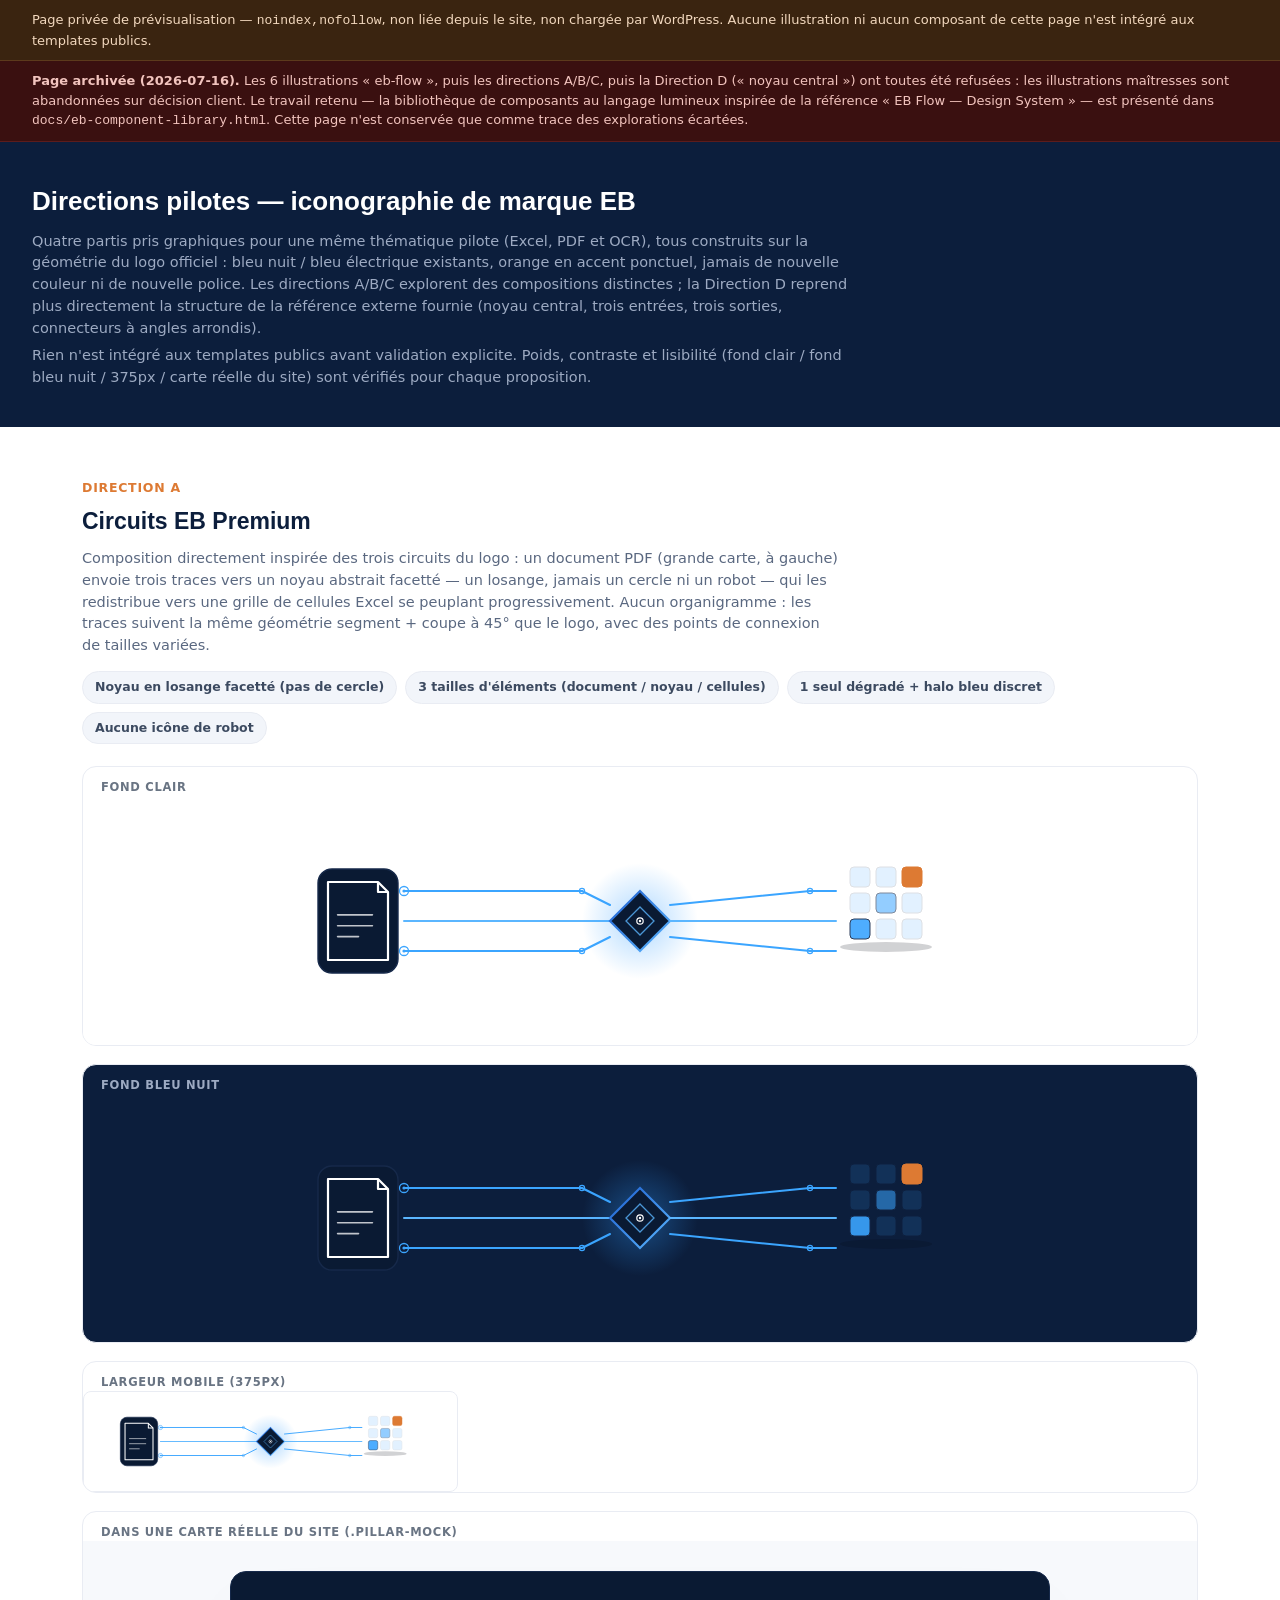
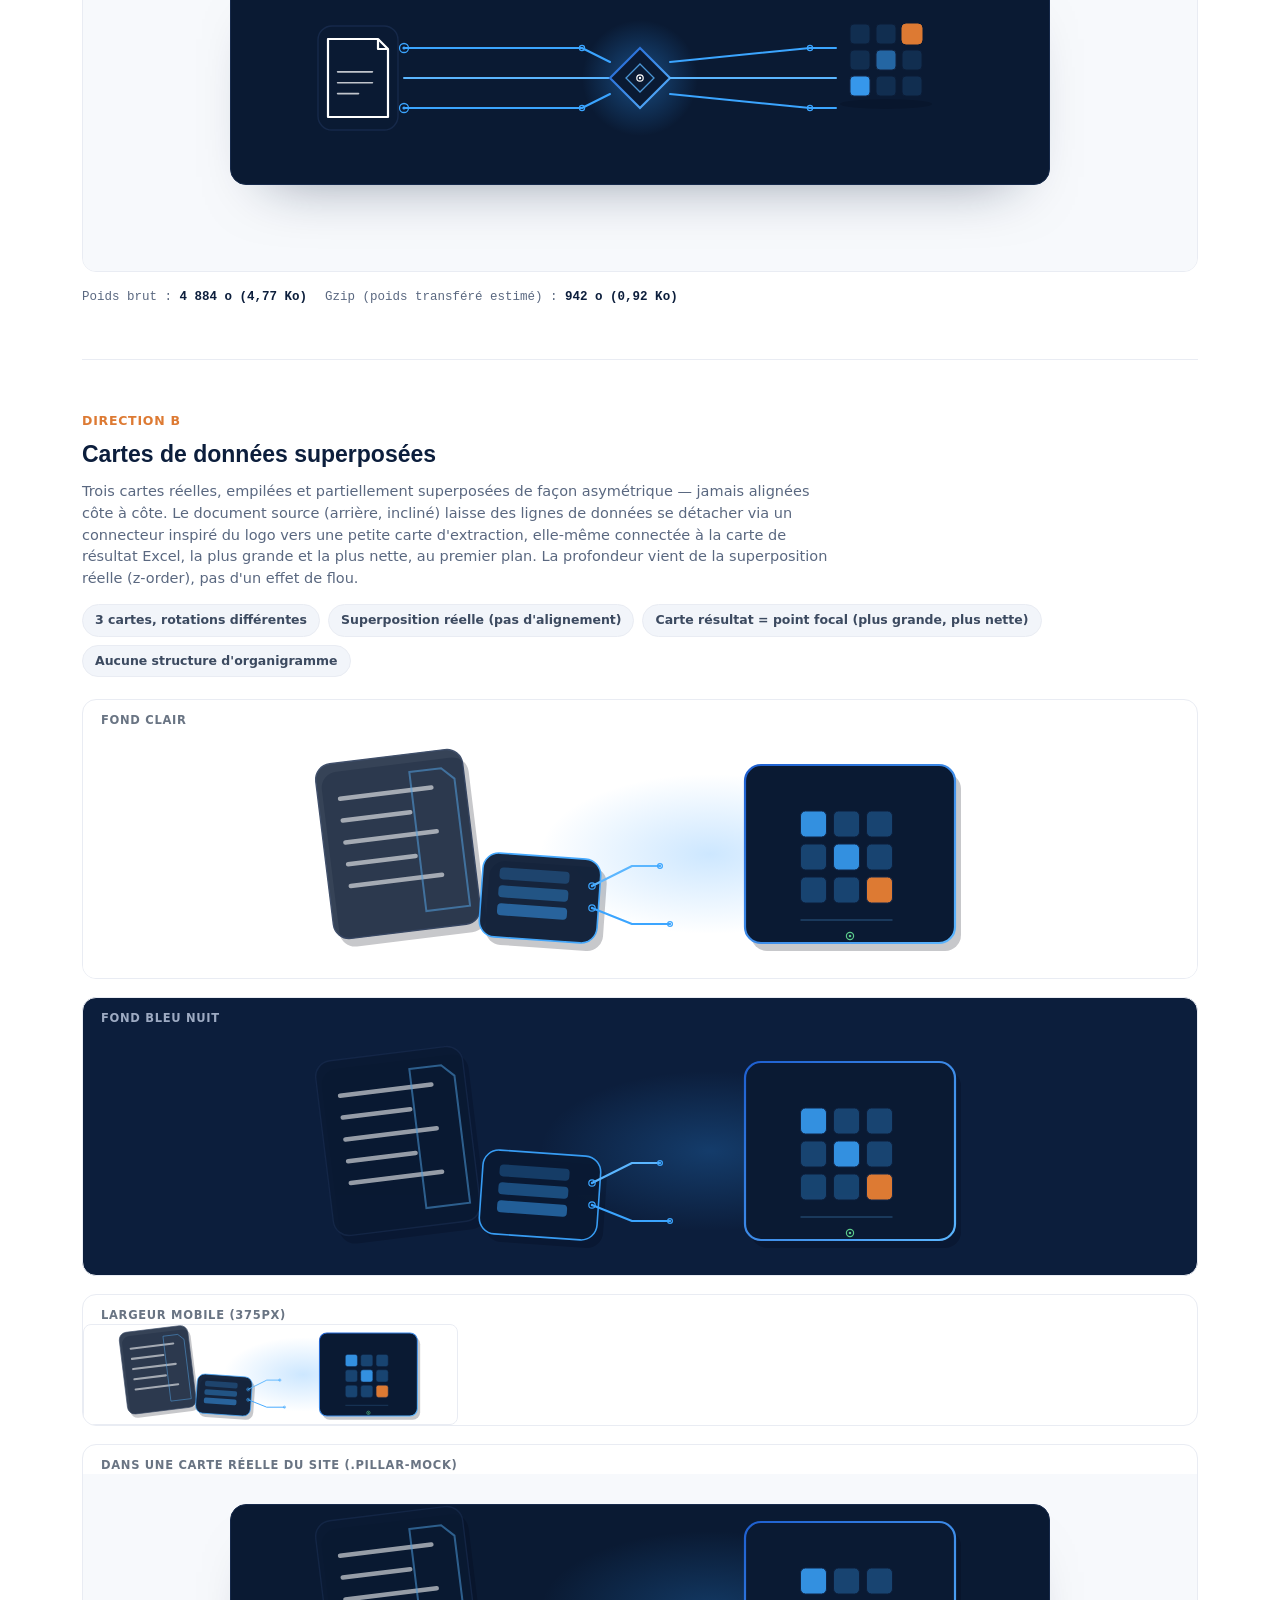
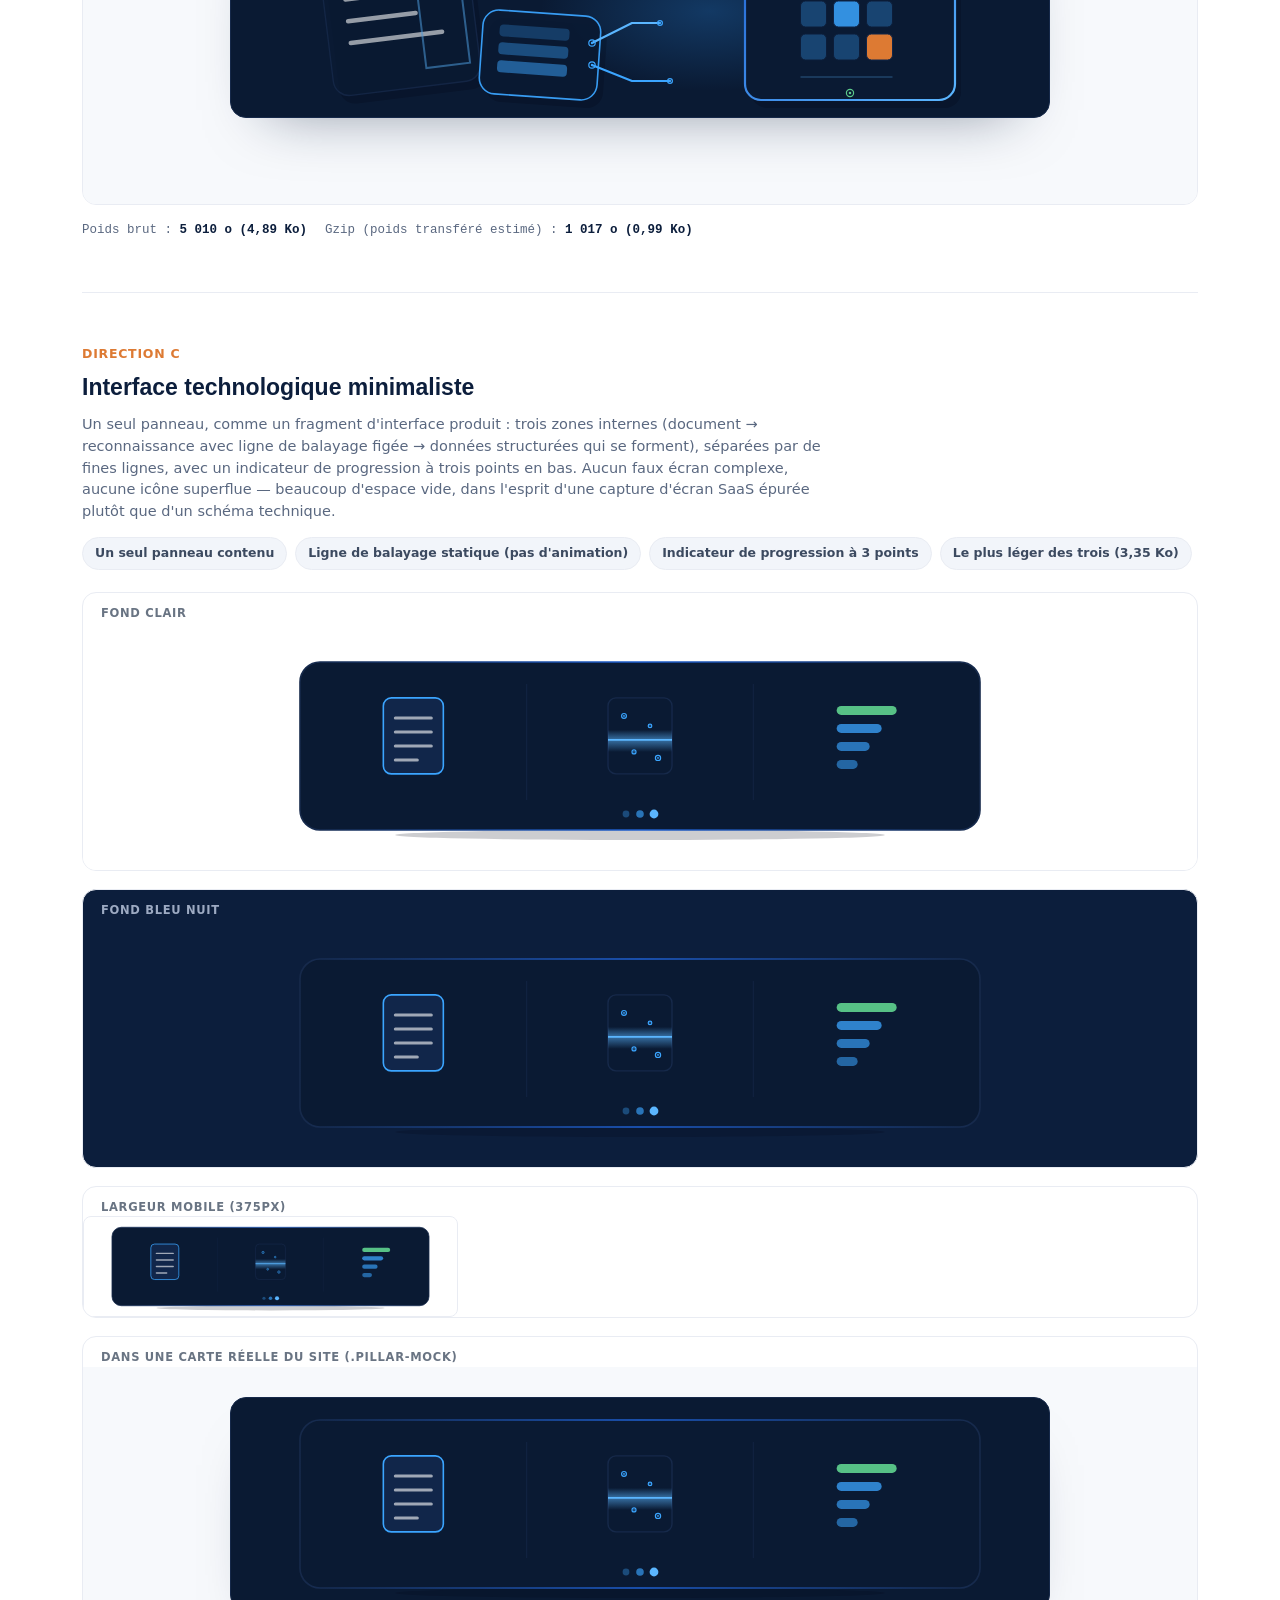
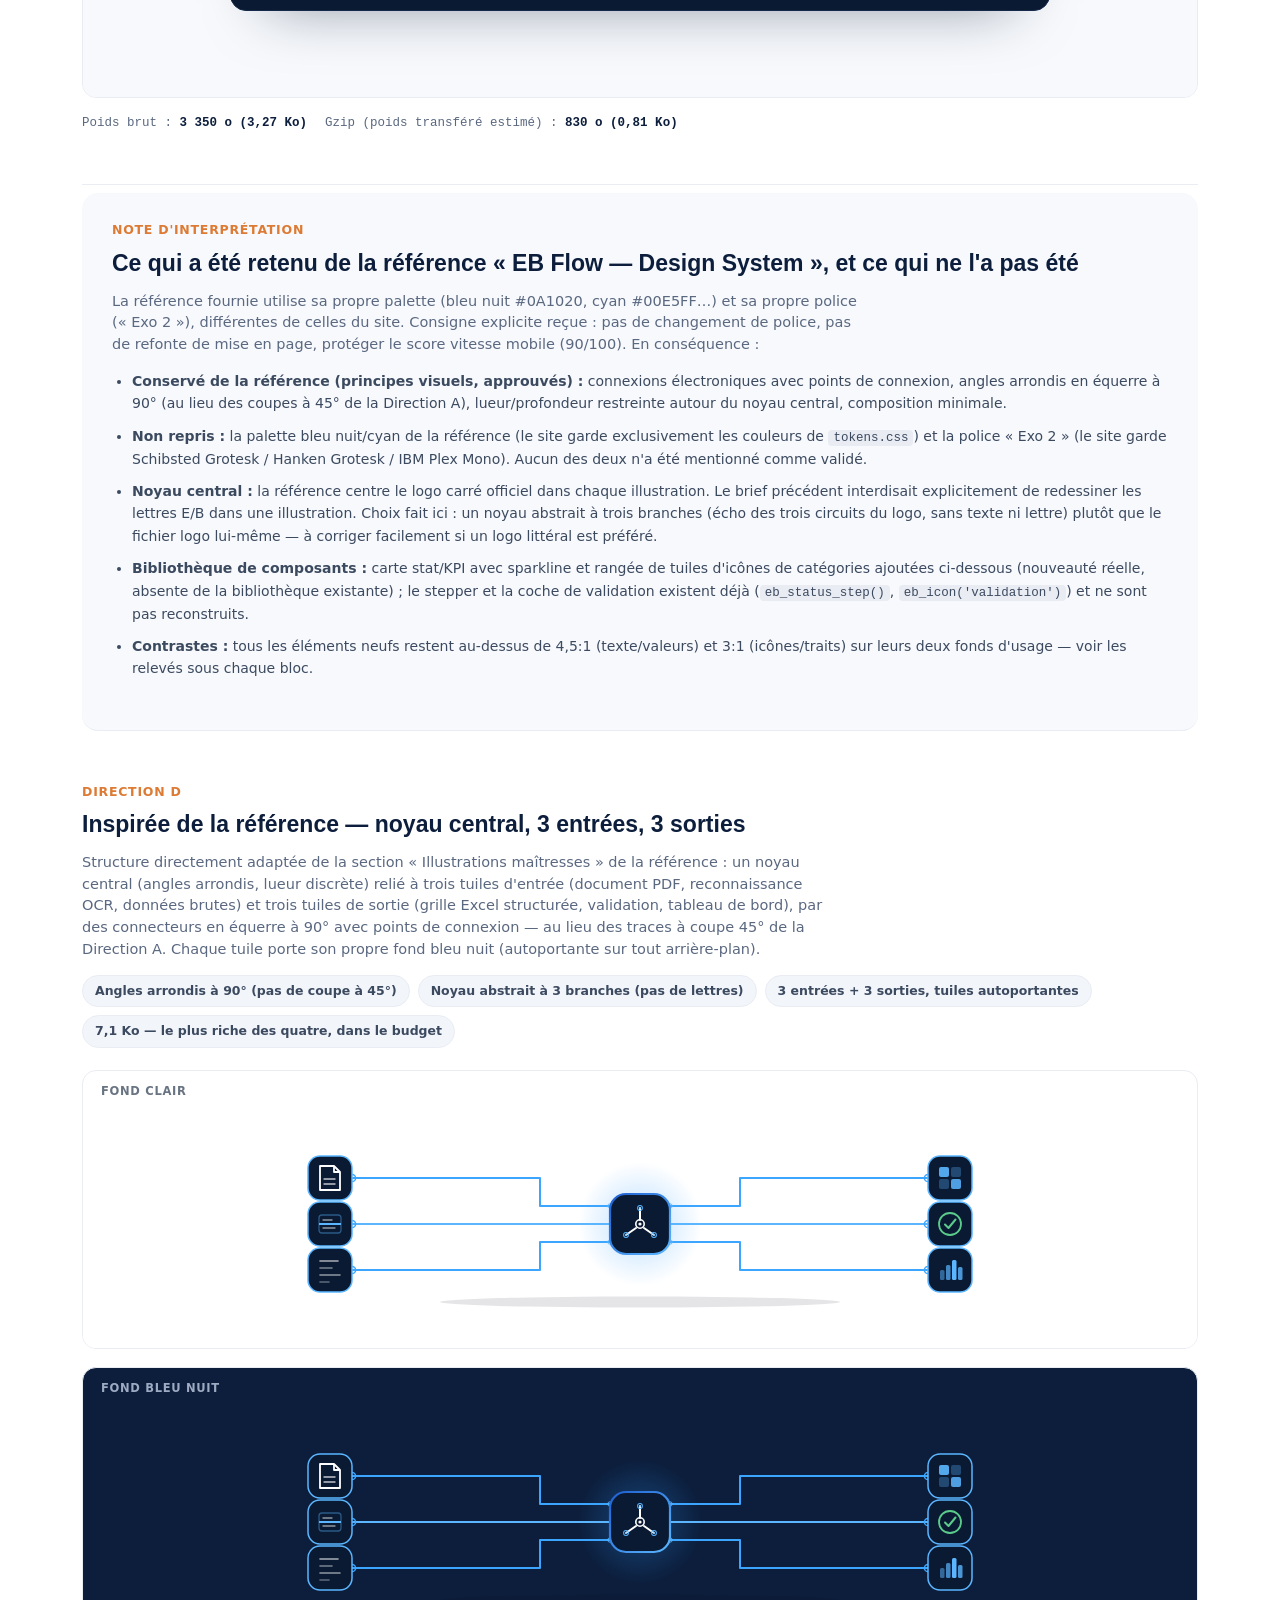
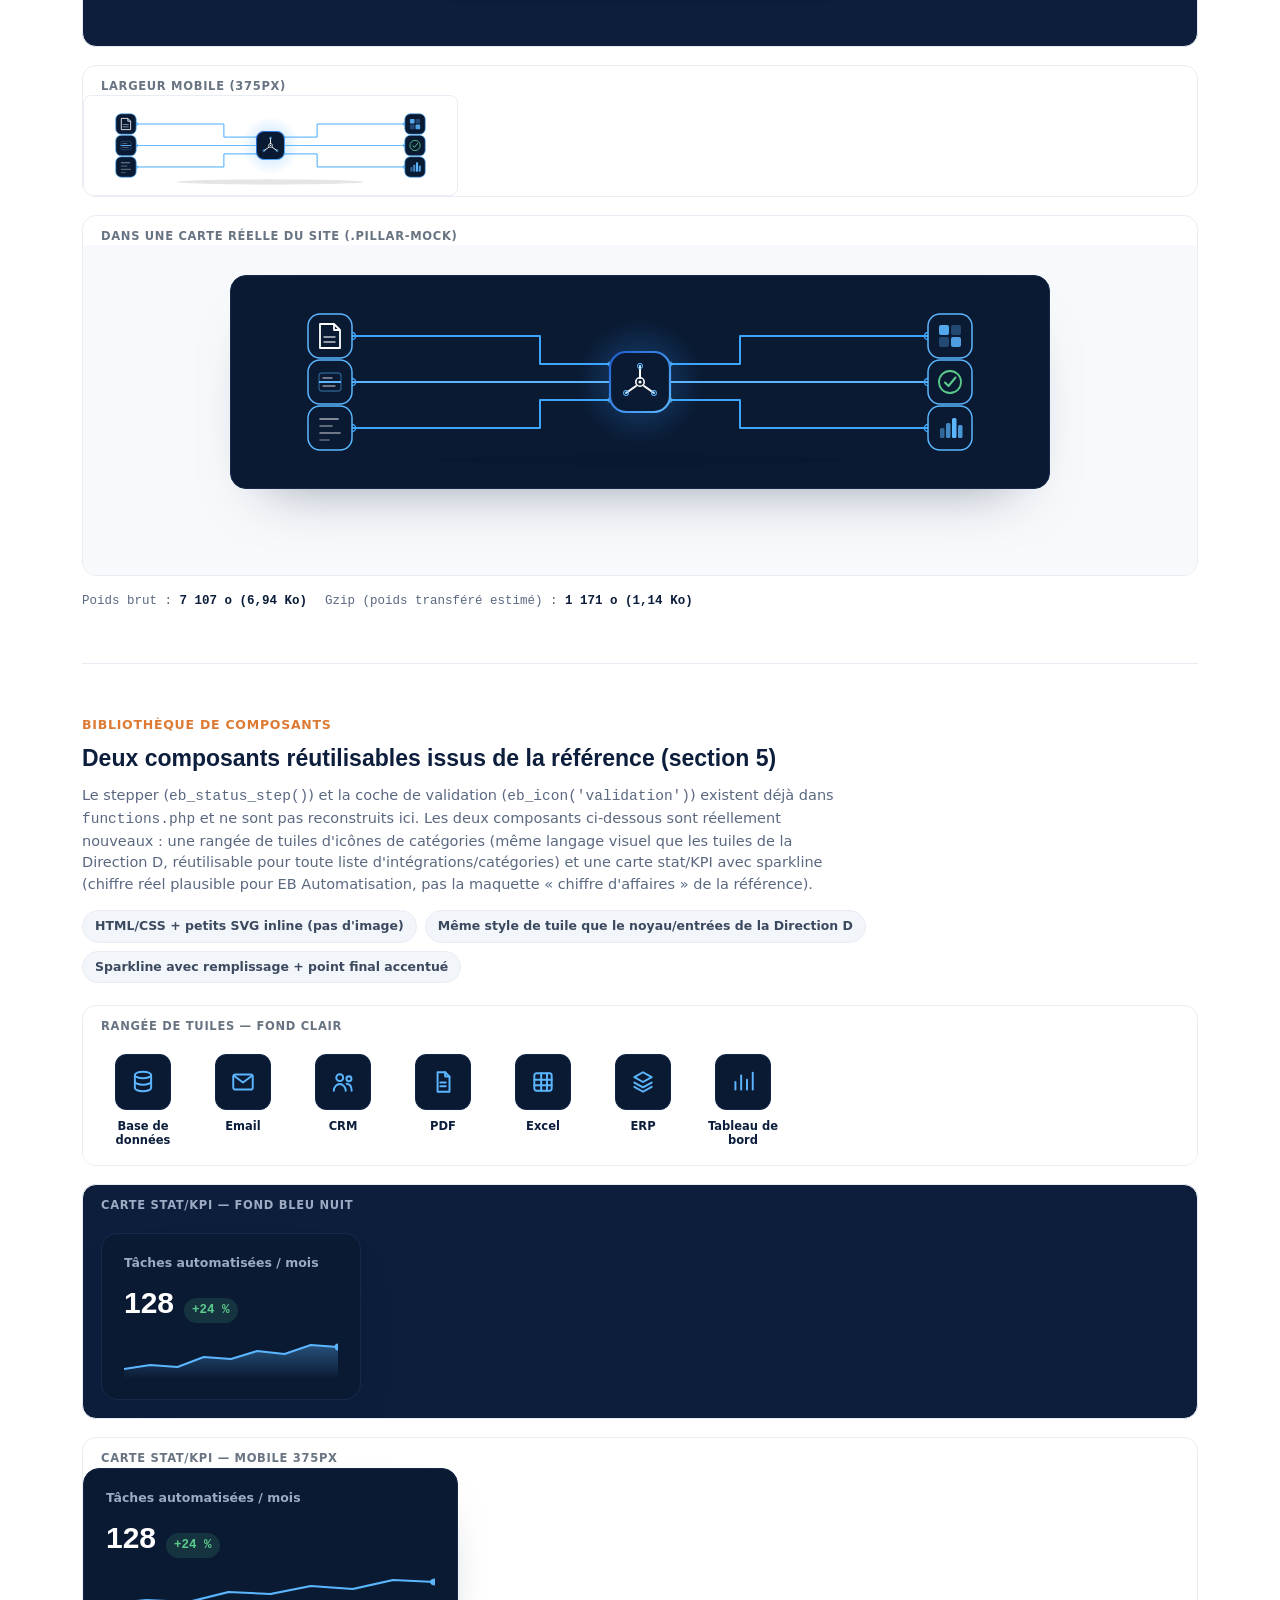
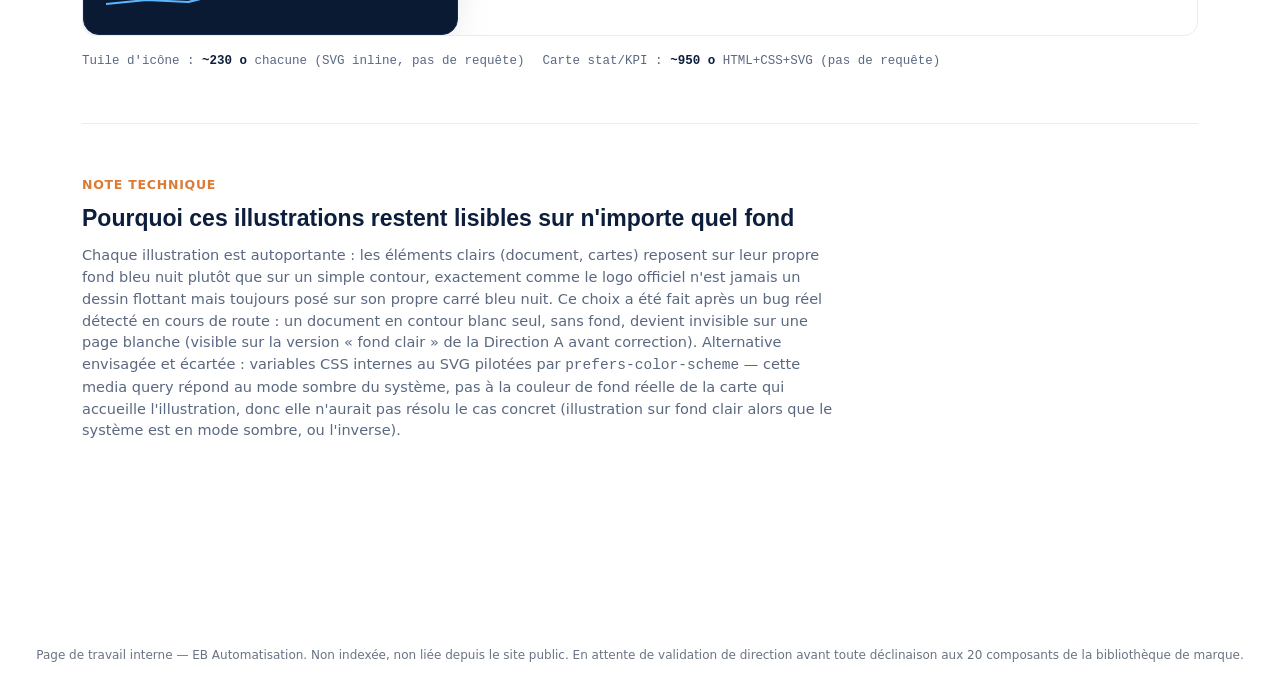
<file: docs/eb-iconography-directions.html>
<!doctype html>
<html lang="fr">
<head>
<meta charset="utf-8">
<meta name="viewport" content="width=device-width, initial-scale=1">
<meta name="robots" content="noindex,nofollow">
<title>EB Automatisation — Directions pilotes (Excel/PDF/OCR)</title>
<link rel="stylesheet" href="../wordpress/generatepress_child/assets/css/tokens.css">
<link rel="stylesheet" href="../wordpress/generatepress_child/assets/css/pages/pillar.css">
<style>
  *{box-sizing:border-box;}
  body{ margin:0; font-family:'Hanken Grotesk',system-ui,sans-serif; color:var(--navy); background:#fff; line-height:1.5; }
  header.page-head{ background:var(--navy); color:#fff; padding:40px 32px 32px; }
  header.page-head h1{ font-family:'Schibsted Grotesk',sans-serif; font-size:26px; margin:0 0 10px; }
  header.page-head p{ margin:0 0 6px; color:#9DAAC2; font-size:14.5px; max-width:820px; }
  .banner{ background:#3a2410; color:#F2D8BE; font-size:13px; padding:10px 32px; border-bottom:1px solid #5c3a1c; }
  .reject-banner{ background:#3a1010; color:#F2C4BE; font-size:13px; padding:10px 32px; border-bottom:1px solid #5c1c1c; }
  main{ max-width:1180px; margin:0 auto; padding:0 32px 100px; }
  .direction{ padding:52px 0; border-bottom:1px solid #E9ECF3; }
  .direction:last-child{ border-bottom:none; }
  .direction__head{ margin-bottom:22px; }
  .direction__label{ font-size:12.5px; font-weight:700; text-transform:uppercase; letter-spacing:.06em; color:var(--orange); }
  .direction__title{ font-family:'Schibsted Grotesk',sans-serif; font-size:23px; margin:6px 0 10px; }
  .direction__desc{ font-size:14.5px; color:#5A6880; max-width:760px; margin:0 0 4px; }
  .direction__traits{ display:flex; flex-wrap:wrap; gap:8px; margin-top:14px; }
  .trait{ font-size:12.5px; font-weight:600; background:#F2F5FA; border:1px solid #E9ECF3; padding:6px 12px; border-radius:20px; color:#3C4A60; }

  .demo-row{ border:1px solid #E9ECF3; border-radius:14px; overflow:hidden; margin-top:18px; }
  .demo-row__label{ font-size:11.5px; text-transform:uppercase; letter-spacing:.06em; font-weight:700; color:#697483; padding:12px 18px 0; }
  .demo-row__body{ padding:18px; }
  .demo-row--light .demo-row__body{ background:#fff; }
  .demo-row--dark{ background:var(--navy); }
  .demo-row--dark .demo-row__label{ color:#9DAAC2; }
  .demo-row img{ display:block; width:100%; max-width:800px; height:auto; margin:0 auto; }
  .demo-row--mobile .demo-row__body{ background:#F7F9FC; display:flex; justify-content:center; }
  .demo-row--mobile .mobile-frame{ width:375px; max-width:100%; }
  .demo-row--mobile img{ border:1px solid #E9ECF3; border-radius:8px; }
  .demo-row--card .demo-row__body{ background:#F7F9FC; padding:30px; }

  .weight-line{ display:flex; gap:18px; margin-top:16px; font-family:'IBM Plex Mono',ui-monospace,monospace; font-size:12.5px; color:#5A6880; flex-wrap:wrap; }
  .weight-line b{ color:var(--navy); }

  footer{ text-align:center; padding:30px; font-size:12px; color:#697483; }

  .interpretation-note{ background:#F7F9FC; border-radius:16px; padding:28px 30px; margin-top:8px; }
  .interpretation-list{ margin:14px 0 0; padding-left:20px; font-size:14px; color:#3C4A60; line-height:1.6; }
  .interpretation-list li{ margin-bottom:10px; }
  .interpretation-list code{ background:#E9ECF3; padding:1px 5px; border-radius:4px; font-size:12.5px; }

  .eb-icon-tiles{ display:flex; flex-wrap:wrap; gap:16px; }
  .eb-icon-tile{ display:flex; flex-direction:column; align-items:center; gap:9px; width:84px; }
  .eb-icon-tile__box{ width:56px; height:56px; border-radius:var(--r-lg); background:var(--navy-panel); border:1px solid var(--navy-panel-border-2); display:flex; align-items:center; justify-content:center; color:var(--blue-3); box-shadow:var(--shadow-panel-navy); }
  .eb-icon-tile__box svg{ width:26px; height:26px; }
  .eb-icon-tile__label{ font-size:11.5px; font-weight:600; text-align:center; color:var(--navy); line-height:1.25; }

  .eb-stat-card{ width:260px; background:var(--navy-panel); border:1px solid var(--navy-panel-border); border-radius:var(--r-4xl); box-shadow:var(--shadow-panel-navy); padding:20px 22px; }
  .eb-stat-card__label{ font-size:12.5px; font-weight:600; color:var(--muted-on-navy); }
  .eb-stat-card__value-row{ display:flex; align-items:baseline; gap:10px; margin:8px 0 14px; }
  .eb-stat-card__value{ font-family:'Schibsted Grotesk',sans-serif; font-weight:600; font-size:30px; color:#fff; }
  .eb-stat-card__delta{ font-family:'IBM Plex Mono',ui-monospace,monospace; font-size:12.5px; font-weight:600; color:var(--green-bright); background:rgba(91,203,139,.14); padding:3px 8px; border-radius:20px; }
  .eb-stat-card__spark{ display:block; width:100%; height:40px; }
</style>
</head>
<body>

<div class="banner">Page privée de prévisualisation — <code>noindex,nofollow</code>, non liée depuis le site, non chargée par WordPress. Aucune illustration ni aucun composant de cette page n'est intégré aux templates publics.</div>
<div class="reject-banner"><b>Page archivée (2026-07-16).</b> Les 6 illustrations « eb-flow », puis les directions A/B/C, puis la Direction D (« noyau central ») ont toutes été refusées : les illustrations maîtresses sont abandonnées sur décision client. Le travail retenu — la bibliothèque de composants au langage lumineux inspirée de la référence « EB Flow — Design System » — est présenté dans <code>docs/eb-component-library.html</code>. Cette page n'est conservée que comme trace des explorations écartées.</div>

<header class="page-head">
  <h1>Directions pilotes — iconographie de marque EB</h1>
  <p>Quatre partis pris graphiques pour une même thématique pilote (Excel, PDF et OCR), tous construits sur la géométrie du logo officiel : bleu nuit / bleu électrique existants, orange en accent ponctuel, jamais de nouvelle couleur ni de nouvelle police. Les directions A/B/C explorent des compositions distinctes ; la Direction D reprend plus directement la structure de la référence externe fournie (noyau central, trois entrées, trois sorties, connecteurs à angles arrondis).</p>
  <p>Rien n'est intégré aux templates publics avant validation explicite. Poids, contraste et lisibilité (fond clair / fond bleu nuit / 375px / carte réelle du site) sont vérifiés pour chaque proposition.</p>
</header>

<main>

  <section class="direction">
    <div class="direction__head">
      <div class="direction__label">Direction A</div>
      <h2 class="direction__title">Circuits EB Premium</h2>
      <p class="direction__desc">Composition directement inspirée des trois circuits du logo : un document PDF (grande carte, à gauche) envoie trois traces vers un noyau abstrait facetté — un losange, jamais un cercle ni un robot — qui les redistribue vers une grille de cellules Excel se peuplant progressivement. Aucun organigramme : les traces suivent la même géométrie segment + coupe à 45° que le logo, avec des points de connexion de tailles variées.</p>
      <div class="direction__traits">
        <span class="trait">Noyau en losange facetté (pas de cercle)</span>
        <span class="trait">3 tailles d'éléments (document / noyau / cellules)</span>
        <span class="trait">1 seul dégradé + halo bleu discret</span>
        <span class="trait">Aucune icône de robot</span>
      </div>
    </div>

    <div class="demo-row demo-row--light"><div class="demo-row__label">Fond clair</div><div class="demo-row__body"><img src="eb-iconography-directions/direction-a-excel-pdf-ocr.svg" alt=""></div></div>
    <div class="demo-row demo-row--dark"><div class="demo-row__label">Fond bleu nuit</div><div class="demo-row__body"><img src="eb-iconography-directions/direction-a-excel-pdf-ocr.svg" alt=""></div></div>
    <div class="demo-row demo-row--mobile"><div class="mobile-frame"><div class="demo-row__label">Largeur mobile (375px)</div><img src="eb-iconography-directions/direction-a-excel-pdf-ocr.svg" alt=""></div></div>
    <div class="demo-row demo-row--card"><div class="demo-row__label">Dans une carte réelle du site (.pillar-mock)</div><div class="demo-row__body">
      <div class="pillar-mock"><img src="eb-iconography-directions/direction-a-excel-pdf-ocr.svg" width="800" height="212" alt=""></div>
    </div></div>

    <div class="weight-line"><span>Poids brut : <b>4 884 o (4,77 Ko)</b></span><span>Gzip (poids transféré estimé) : <b>942 o (0,92 Ko)</b></span></div>
  </section>

  <section class="direction">
    <div class="direction__head">
      <div class="direction__label">Direction B</div>
      <h2 class="direction__title">Cartes de données superposées</h2>
      <p class="direction__desc">Trois cartes réelles, empilées et partiellement superposées de façon asymétrique — jamais alignées côte à côte. Le document source (arrière, incliné) laisse des lignes de données se détacher via un connecteur inspiré du logo vers une petite carte d'extraction, elle-même connectée à la carte de résultat Excel, la plus grande et la plus nette, au premier plan. La profondeur vient de la superposition réelle (z-order), pas d'un effet de flou.</p>
      <div class="direction__traits">
        <span class="trait">3 cartes, rotations différentes</span>
        <span class="trait">Superposition réelle (pas d'alignement)</span>
        <span class="trait">Carte résultat = point focal (plus grande, plus nette)</span>
        <span class="trait">Aucune structure d'organigramme</span>
      </div>
    </div>

    <div class="demo-row demo-row--light"><div class="demo-row__label">Fond clair</div><div class="demo-row__body"><img src="eb-iconography-directions/direction-b-excel-pdf-ocr.svg" alt=""></div></div>
    <div class="demo-row demo-row--dark"><div class="demo-row__label">Fond bleu nuit</div><div class="demo-row__body"><img src="eb-iconography-directions/direction-b-excel-pdf-ocr.svg" alt=""></div></div>
    <div class="demo-row demo-row--mobile"><div class="mobile-frame"><div class="demo-row__label">Largeur mobile (375px)</div><img src="eb-iconography-directions/direction-b-excel-pdf-ocr.svg" alt=""></div></div>
    <div class="demo-row demo-row--card"><div class="demo-row__label">Dans une carte réelle du site (.pillar-mock)</div><div class="demo-row__body">
      <div class="pillar-mock"><img src="eb-iconography-directions/direction-b-excel-pdf-ocr.svg" width="800" height="212" alt=""></div>
    </div></div>

    <div class="weight-line"><span>Poids brut : <b>5 010 o (4,89 Ko)</b></span><span>Gzip (poids transféré estimé) : <b>1 017 o (0,99 Ko)</b></span></div>
  </section>

  <section class="direction">
    <div class="direction__head">
      <div class="direction__label">Direction C</div>
      <h2 class="direction__title">Interface technologique minimaliste</h2>
      <p class="direction__desc">Un seul panneau, comme un fragment d'interface produit : trois zones internes (document → reconnaissance avec ligne de balayage figée → données structurées qui se forment), séparées par de fines lignes, avec un indicateur de progression à trois points en bas. Aucun faux écran complexe, aucune icône superflue — beaucoup d'espace vide, dans l'esprit d'une capture d'écran SaaS épurée plutôt que d'un schéma technique.</p>
      <div class="direction__traits">
        <span class="trait">Un seul panneau contenu</span>
        <span class="trait">Ligne de balayage statique (pas d'animation)</span>
        <span class="trait">Indicateur de progression à 3 points</span>
        <span class="trait">Le plus léger des trois (3,35 Ko)</span>
      </div>
    </div>

    <div class="demo-row demo-row--light"><div class="demo-row__label">Fond clair</div><div class="demo-row__body"><img src="eb-iconography-directions/direction-c-excel-pdf-ocr.svg" alt=""></div></div>
    <div class="demo-row demo-row--dark"><div class="demo-row__label">Fond bleu nuit</div><div class="demo-row__body"><img src="eb-iconography-directions/direction-c-excel-pdf-ocr.svg" alt=""></div></div>
    <div class="demo-row demo-row--mobile"><div class="mobile-frame"><div class="demo-row__label">Largeur mobile (375px)</div><img src="eb-iconography-directions/direction-c-excel-pdf-ocr.svg" alt=""></div></div>
    <div class="demo-row demo-row--card"><div class="demo-row__label">Dans une carte réelle du site (.pillar-mock)</div><div class="demo-row__body">
      <div class="pillar-mock"><img src="eb-iconography-directions/direction-c-excel-pdf-ocr.svg" width="800" height="212" alt=""></div>
    </div></div>

    <div class="weight-line"><span>Poids brut : <b>3 350 o (3,27 Ko)</b></span><span>Gzip (poids transféré estimé) : <b>830 o (0,81 Ko)</b></span></div>
  </section>

  <section class="direction interpretation-note">
    <div class="direction__head">
      <div class="direction__label">Note d'interprétation</div>
      <h2 class="direction__title">Ce qui a été retenu de la référence « EB Flow — Design System », et ce qui ne l'a pas été</h2>
      <p class="direction__desc">La référence fournie utilise sa propre palette (bleu nuit #0A1020, cyan #00E5FF…) et sa propre police (« Exo 2 »), différentes de celles du site. Consigne explicite reçue : pas de changement de police, pas de refonte de mise en page, protéger le score vitesse mobile (90/100). En conséquence :</p>
      <ul class="interpretation-list">
        <li><b>Conservé de la référence (principes visuels, approuvés) :</b> connexions électroniques avec points de connexion, angles arrondis en équerre à 90° (au lieu des coupes à 45° de la Direction A), lueur/profondeur restreinte autour du noyau central, composition minimale.</li>
        <li><b>Non repris :</b> la palette bleu nuit/cyan de la référence (le site garde exclusivement les couleurs de <code>tokens.css</code>) et la police « Exo 2 » (le site garde Schibsted Grotesk / Hanken Grotesk / IBM Plex Mono). Aucun des deux n'a été mentionné comme validé.</li>
        <li><b>Noyau central :</b> la référence centre le logo carré officiel dans chaque illustration. Le brief précédent interdisait explicitement de redessiner les lettres E/B dans une illustration. Choix fait ici : un noyau abstrait à trois branches (écho des trois circuits du logo, sans texte ni lettre) plutôt que le fichier logo lui-même — à corriger facilement si un logo littéral est préféré.</li>
        <li><b>Bibliothèque de composants :</b> carte stat/KPI avec sparkline et rangée de tuiles d'icônes de catégories ajoutées ci-dessous (nouveauté réelle, absente de la bibliothèque existante) ; le stepper et la coche de validation existent déjà (<code>eb_status_step()</code>, <code>eb_icon('validation')</code>) et ne sont pas reconstruits.</li>
        <li><b>Contrastes :</b> tous les éléments neufs restent au-dessus de 4,5:1 (texte/valeurs) et 3:1 (icônes/traits) sur leurs deux fonds d'usage — voir les relevés sous chaque bloc.</li>
      </ul>
    </div>
  </section>

  <section class="direction">
    <div class="direction__head">
      <div class="direction__label">Direction D</div>
      <h2 class="direction__title">Inspirée de la référence — noyau central, 3 entrées, 3 sorties</h2>
      <p class="direction__desc">Structure directement adaptée de la section « Illustrations maîtresses » de la référence : un noyau central (angles arrondis, lueur discrète) relié à trois tuiles d'entrée (document PDF, reconnaissance OCR, données brutes) et trois tuiles de sortie (grille Excel structurée, validation, tableau de bord), par des connecteurs en équerre à 90° avec points de connexion — au lieu des traces à coupe 45° de la Direction A. Chaque tuile porte son propre fond bleu nuit (autoportante sur tout arrière-plan).</p>
      <div class="direction__traits">
        <span class="trait">Angles arrondis à 90° (pas de coupe à 45°)</span>
        <span class="trait">Noyau abstrait à 3 branches (pas de lettres)</span>
        <span class="trait">3 entrées + 3 sorties, tuiles autoportantes</span>
        <span class="trait">7,1 Ko — le plus riche des quatre, dans le budget</span>
      </div>
    </div>

    <div class="demo-row demo-row--light"><div class="demo-row__label">Fond clair</div><div class="demo-row__body"><img src="eb-iconography-directions/direction-d-reference-excel-pdf-ocr.svg" alt=""></div></div>
    <div class="demo-row demo-row--dark"><div class="demo-row__label">Fond bleu nuit</div><div class="demo-row__body"><img src="eb-iconography-directions/direction-d-reference-excel-pdf-ocr.svg" alt=""></div></div>
    <div class="demo-row demo-row--mobile"><div class="mobile-frame"><div class="demo-row__label">Largeur mobile (375px)</div><img src="eb-iconography-directions/direction-d-reference-excel-pdf-ocr.svg" alt=""></div></div>
    <div class="demo-row demo-row--card"><div class="demo-row__label">Dans une carte réelle du site (.pillar-mock)</div><div class="demo-row__body">
      <div class="pillar-mock"><img src="eb-iconography-directions/direction-d-reference-excel-pdf-ocr.svg" width="800" height="212" alt=""></div>
    </div></div>

    <div class="weight-line"><span>Poids brut : <b>7 107 o (6,94 Ko)</b></span><span>Gzip (poids transféré estimé) : <b>1 171 o (1,14 Ko)</b></span></div>
  </section>

  <section class="direction">
    <div class="direction__head">
      <div class="direction__label">Bibliothèque de composants</div>
      <h2 class="direction__title">Deux composants réutilisables issus de la référence (section 5)</h2>
      <p class="direction__desc">Le stepper (<code>eb_status_step()</code>) et la coche de validation (<code>eb_icon('validation')</code>) existent déjà dans <code>functions.php</code> et ne sont pas reconstruits ici. Les deux composants ci-dessous sont réellement nouveaux : une rangée de tuiles d'icônes de catégories (même langage visuel que les tuiles de la Direction D, réutilisable pour toute liste d'intégrations/catégories) et une carte stat/KPI avec sparkline (chiffre réel plausible pour EB Automatisation, pas la maquette « chiffre d'affaires » de la référence).</p>
      <div class="direction__traits">
        <span class="trait">HTML/CSS + petits SVG inline (pas d'image)</span>
        <span class="trait">Même style de tuile que le noyau/entrées de la Direction D</span>
        <span class="trait">Sparkline avec remplissage + point final accentué</span>
      </div>
    </div>

    <div class="demo-row demo-row--light">
      <div class="demo-row__label">Rangée de tuiles — fond clair</div>
      <div class="demo-row__body">
        <div class="eb-icon-tiles">
          <div class="eb-icon-tile"><span class="eb-icon-tile__box"><svg viewBox="0 0 24 24" fill="none" stroke="currentColor" stroke-width="1.8" stroke-linecap="round" stroke-linejoin="round"><ellipse cx="12" cy="5.5" rx="7.5" ry="3"></ellipse><path d="M4.5 5.5v6c0 1.66 3.36 3 7.5 3s7.5-1.34 7.5-3v-6"></path><path d="M4.5 11.5v6c0 1.66 3.36 3 7.5 3s7.5-1.34 7.5-3v-6"></path></svg></span><span class="eb-icon-tile__label">Base de données</span></div>
          <div class="eb-icon-tile"><span class="eb-icon-tile__box"><svg viewBox="0 0 24 24" fill="none" stroke="currentColor" stroke-width="1.8" stroke-linecap="round" stroke-linejoin="round"><rect x="3" y="5" width="18" height="14" rx="2"></rect><path d="M4 6.5l8 6 8-6"></path></svg></span><span class="eb-icon-tile__label">Email</span></div>
          <div class="eb-icon-tile"><span class="eb-icon-tile__box"><svg viewBox="0 0 24 24" fill="none" stroke="currentColor" stroke-width="1.8" stroke-linecap="round" stroke-linejoin="round"><circle cx="9" cy="8" r="3.2"></circle><path d="M3.5 20c0-3.6 2.9-6.2 5.5-6.2s5.5 2.6 5.5 6.2"></path><circle cx="17.5" cy="9" r="2.3"></circle><path d="M15.3 13.6c2.4.3 4.7 2.4 4.7 6.4"></path></svg></span><span class="eb-icon-tile__label">CRM</span></div>
          <div class="eb-icon-tile"><span class="eb-icon-tile__box"><svg viewBox="0 0 24 24" fill="none" stroke="currentColor" stroke-width="1.8" stroke-linecap="round" stroke-linejoin="round"><path d="M7 3h7l4 4v14H7z"></path><path d="M14 3v4h4"></path><line x1="9.5" y1="12.5" x2="14.5" y2="12.5"></line><line x1="9.5" y1="16" x2="14.5" y2="16"></line></svg></span><span class="eb-icon-tile__label">PDF</span></div>
          <div class="eb-icon-tile"><span class="eb-icon-tile__box"><svg viewBox="0 0 24 24" fill="none" stroke="currentColor" stroke-width="1.8" stroke-linecap="round" stroke-linejoin="round"><rect x="4" y="4" width="16" height="16" rx="2"></rect><line x1="4" y1="10" x2="20" y2="10"></line><line x1="4" y1="15" x2="20" y2="15"></line><line x1="10.3" y1="4" x2="10.3" y2="20"></line><line x1="15.7" y1="4" x2="15.7" y2="20"></line></svg></span><span class="eb-icon-tile__label">Excel</span></div>
          <div class="eb-icon-tile"><span class="eb-icon-tile__box"><svg viewBox="0 0 24 24" fill="none" stroke="currentColor" stroke-width="1.8" stroke-linecap="round" stroke-linejoin="round"><path d="M12 3l8 4.5-8 4.5-8-4.5z"></path><path d="M4 12.5l8 4.5 8-4.5"></path><path d="M4 16.5l8 4.5 8-4.5"></path></svg></span><span class="eb-icon-tile__label">ERP</span></div>
          <div class="eb-icon-tile"><span class="eb-icon-tile__box"><svg viewBox="0 0 24 24" fill="none" stroke="currentColor" stroke-width="1.8" stroke-linecap="round" stroke-linejoin="round"><line x1="5" y1="19" x2="5" y2="12"></line><line x1="10.3" y1="19" x2="10.3" y2="6"></line><line x1="15.7" y1="19" x2="15.7" y2="10"></line><line x1="21" y1="19" x2="21" y2="3.5"></line></svg></span><span class="eb-icon-tile__label">Tableau de bord</span></div>
        </div>
      </div>
    </div>

    <div class="demo-row demo-row--dark">
      <div class="demo-row__label">Carte stat/KPI — fond bleu nuit</div>
      <div class="demo-row__body">
        <div class="eb-stat-card">
          <div class="eb-stat-card__label">Tâches automatisées / mois</div>
          <div class="eb-stat-card__value-row"><span class="eb-stat-card__value">128</span><span class="eb-stat-card__delta">+24 %</span></div>
          <svg class="eb-stat-card__spark" viewBox="0 0 220 40" preserveAspectRatio="none">
            <defs><linearGradient id="spk-preview" x1="0" y1="0" x2="0" y2="1"><stop offset="0%" stop-color="#5BB6FF" stop-opacity=".35"></stop><stop offset="100%" stop-color="#5BB6FF" stop-opacity="0"></stop></linearGradient></defs>
            <path d="M0 30 L27 26 L55 28 L82 18 L110 20 L137 12 L165 15 L192 6 L220 8 L220 40 L0 40 Z" fill="url(#spk-preview)"></path>
            <path d="M0 30 L27 26 L55 28 L82 18 L110 20 L137 12 L165 15 L192 6 L220 8" fill="none" stroke="#5BB6FF" stroke-width="2" stroke-linecap="round" stroke-linejoin="round"></path>
            <circle cx="220" cy="8" r="3.4" fill="#5BB6FF"></circle>
          </svg>
        </div>
      </div>
    </div>

    <div class="demo-row demo-row--mobile"><div class="mobile-frame"><div class="demo-row__label">Carte stat/KPI — mobile 375px</div>
      <div class="eb-stat-card" style="width:auto;">
        <div class="eb-stat-card__label">Tâches automatisées / mois</div>
        <div class="eb-stat-card__value-row"><span class="eb-stat-card__value">128</span><span class="eb-stat-card__delta">+24 %</span></div>
        <svg class="eb-stat-card__spark" viewBox="0 0 220 40" preserveAspectRatio="none">
          <path d="M0 30 L27 26 L55 28 L82 18 L110 20 L137 12 L165 15 L192 6 L220 8" fill="none" stroke="#5BB6FF" stroke-width="2" stroke-linecap="round" stroke-linejoin="round"></path>
          <circle cx="220" cy="8" r="3.4" fill="#5BB6FF"></circle>
        </svg>
      </div>
    </div></div>

    <div class="weight-line"><span>Tuile d'icône : <b>~230 o</b> chacune (SVG inline, pas de requête)</span><span>Carte stat/KPI : <b>~950 o</b> HTML+CSS+SVG (pas de requête)</span></div>
  </section>

  <section class="direction" style="border-bottom:none;">
    <div class="direction__head">
      <div class="direction__label">Note technique</div>
      <h2 class="direction__title">Pourquoi ces illustrations restent lisibles sur n'importe quel fond</h2>
      <p class="direction__desc">Chaque illustration est autoportante : les éléments clairs (document, cartes) reposent sur leur propre fond bleu nuit plutôt que sur un simple contour, exactement comme le logo officiel n'est jamais un dessin flottant mais toujours posé sur son propre carré bleu nuit. Ce choix a été fait après un bug réel détecté en cours de route : un document en contour blanc seul, sans fond, devient invisible sur une page blanche (visible sur la version « fond clair » de la Direction A avant correction). Alternative envisagée et écartée : variables CSS internes au SVG pilotées par <code>prefers-color-scheme</code> — cette media query répond au mode sombre du système, pas à la couleur de fond réelle de la carte qui accueille l'illustration, donc elle n'aurait pas résolu le cas concret (illustration sur fond clair alors que le système est en mode sombre, ou l'inverse).</p>
    </div>
  </section>

</main>

<footer>Page de travail interne — EB Automatisation. Non indexée, non liée depuis le site public. En attente de validation de direction avant toute déclinaison aux 20 composants de la bibliothèque de marque.</footer>

</body>
</html>
</file>
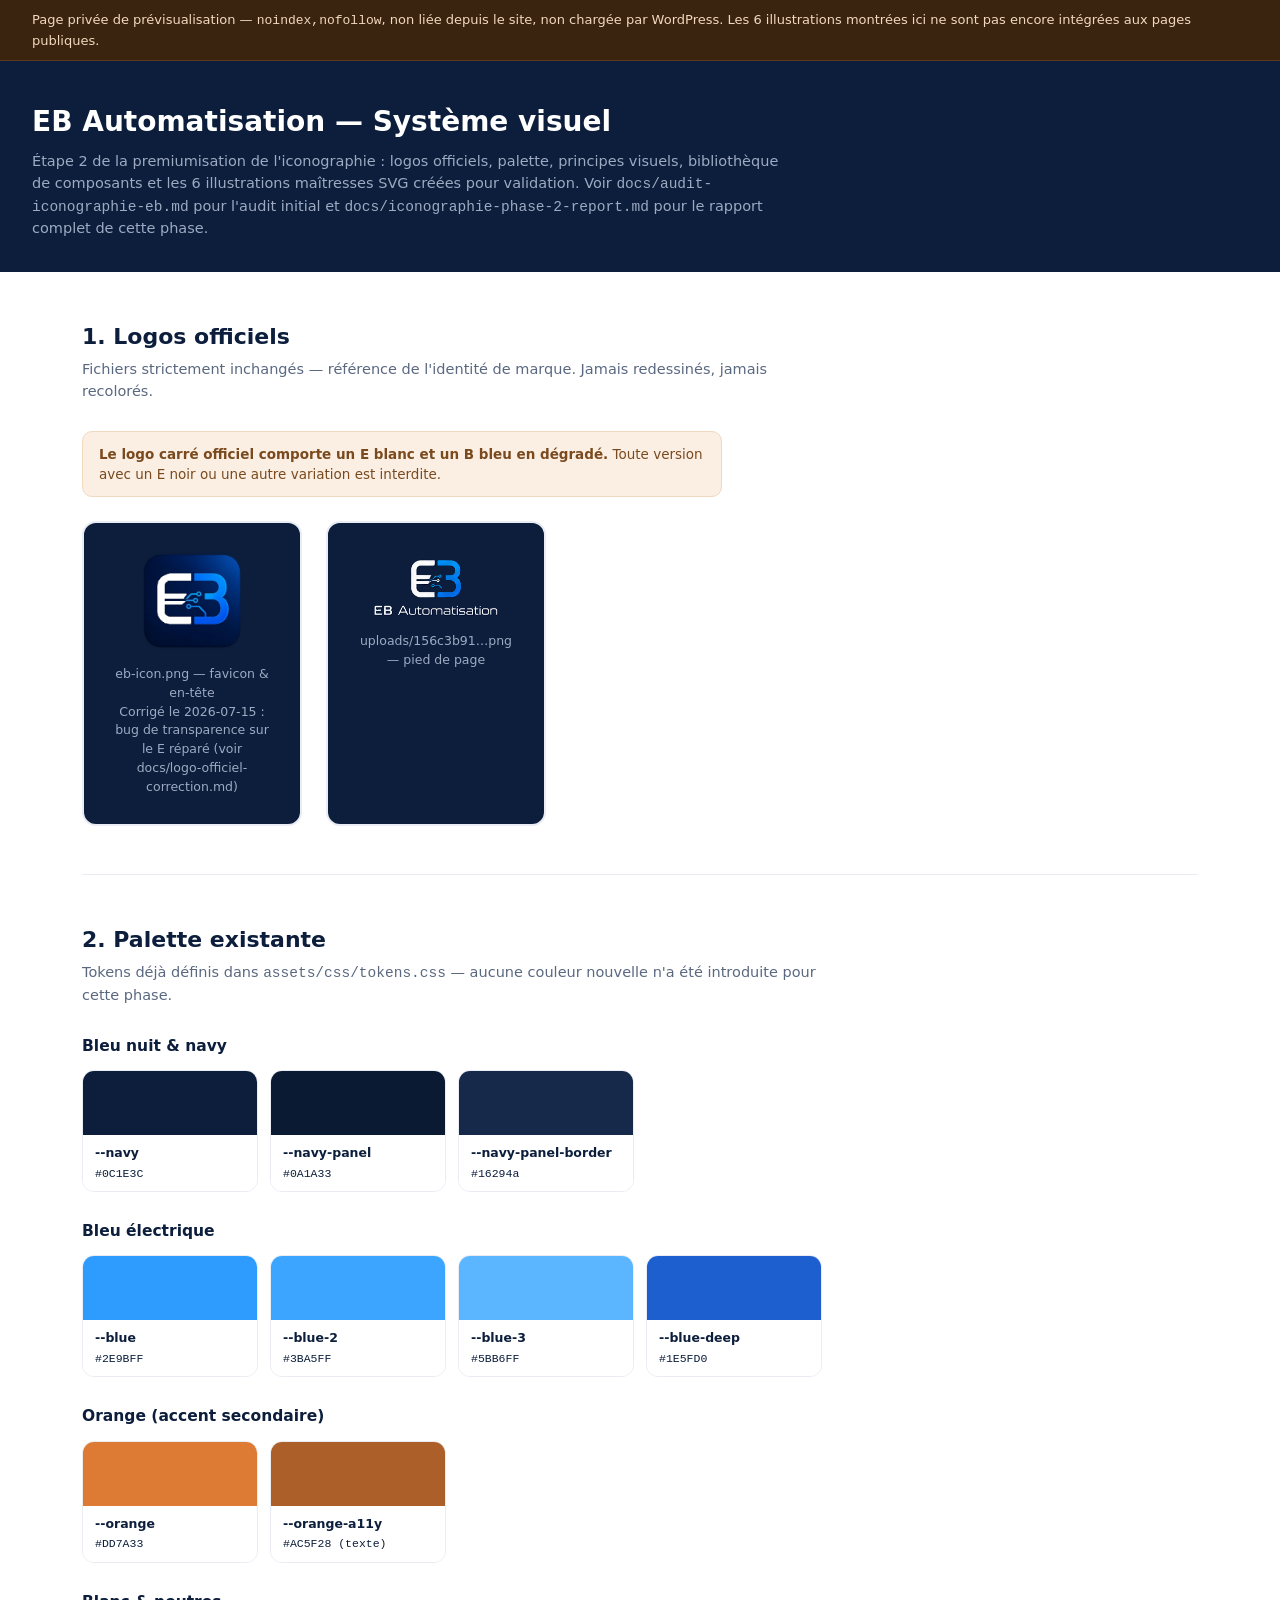
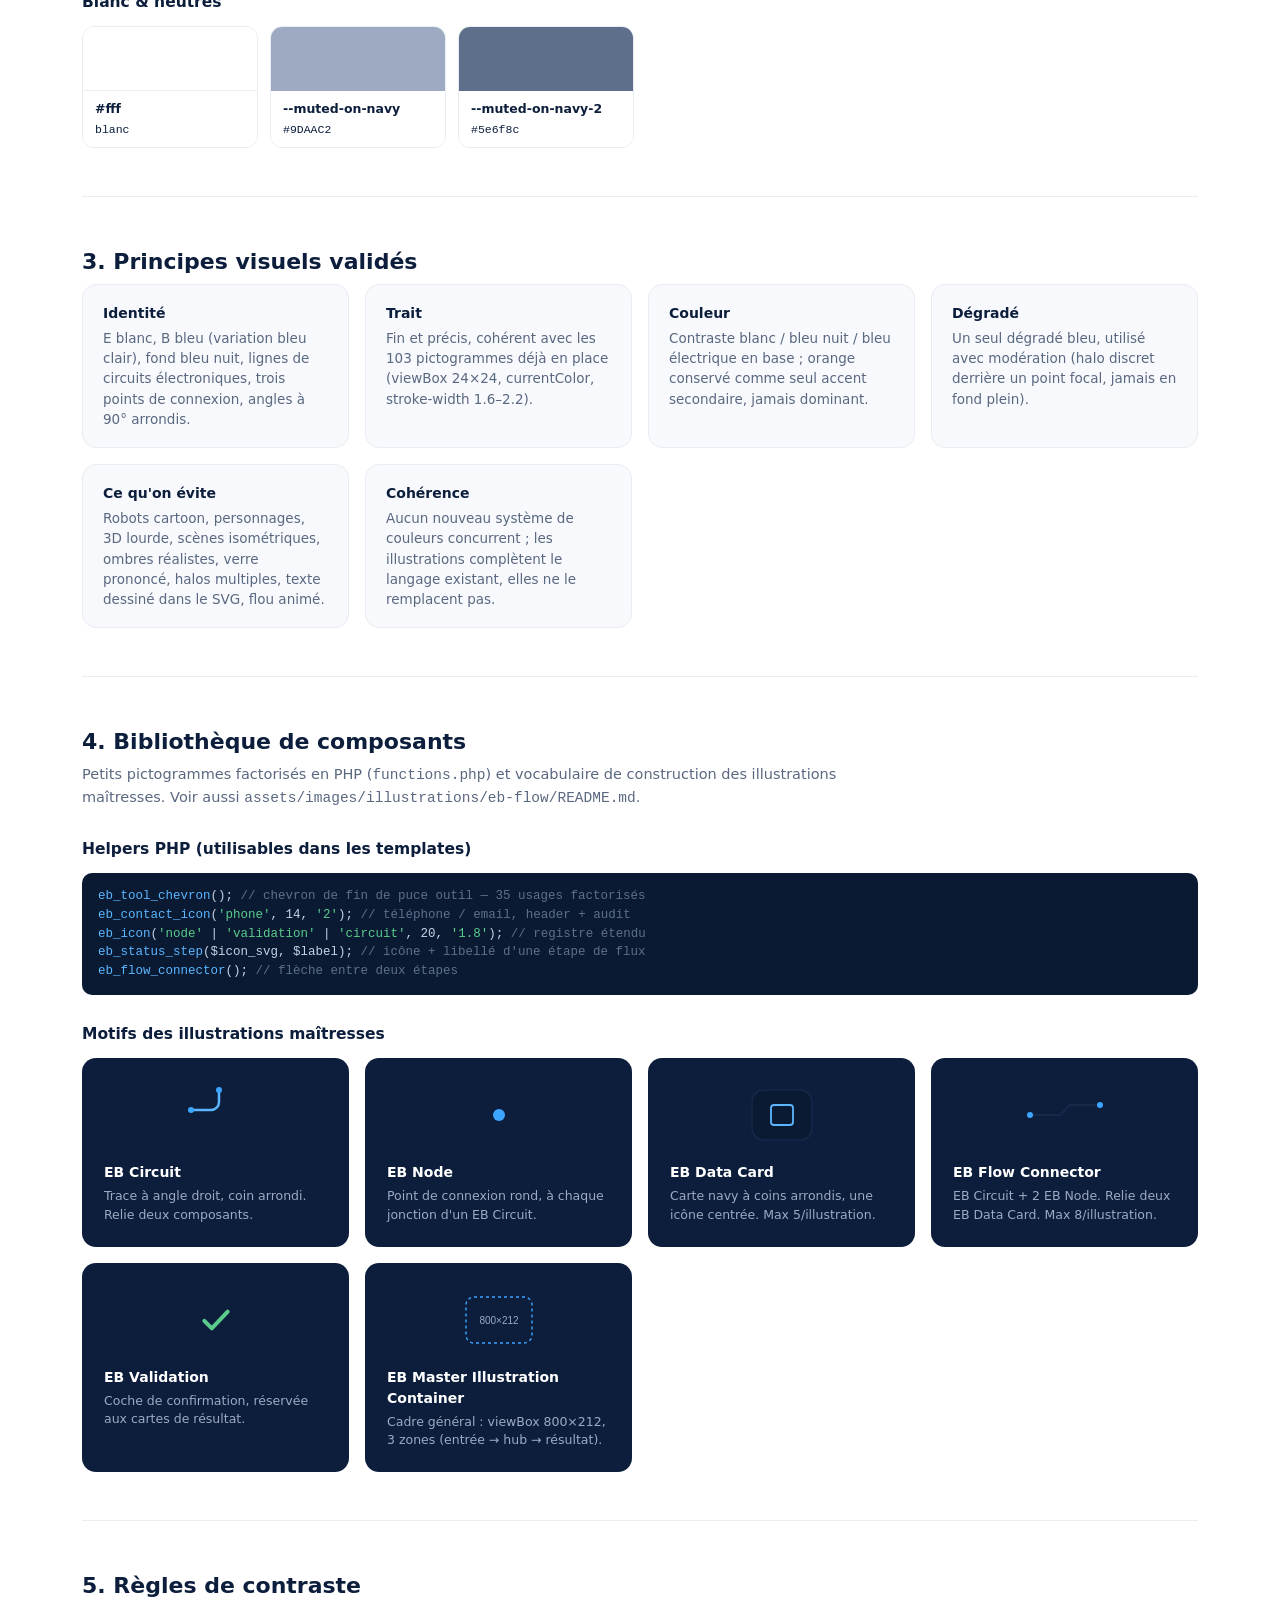
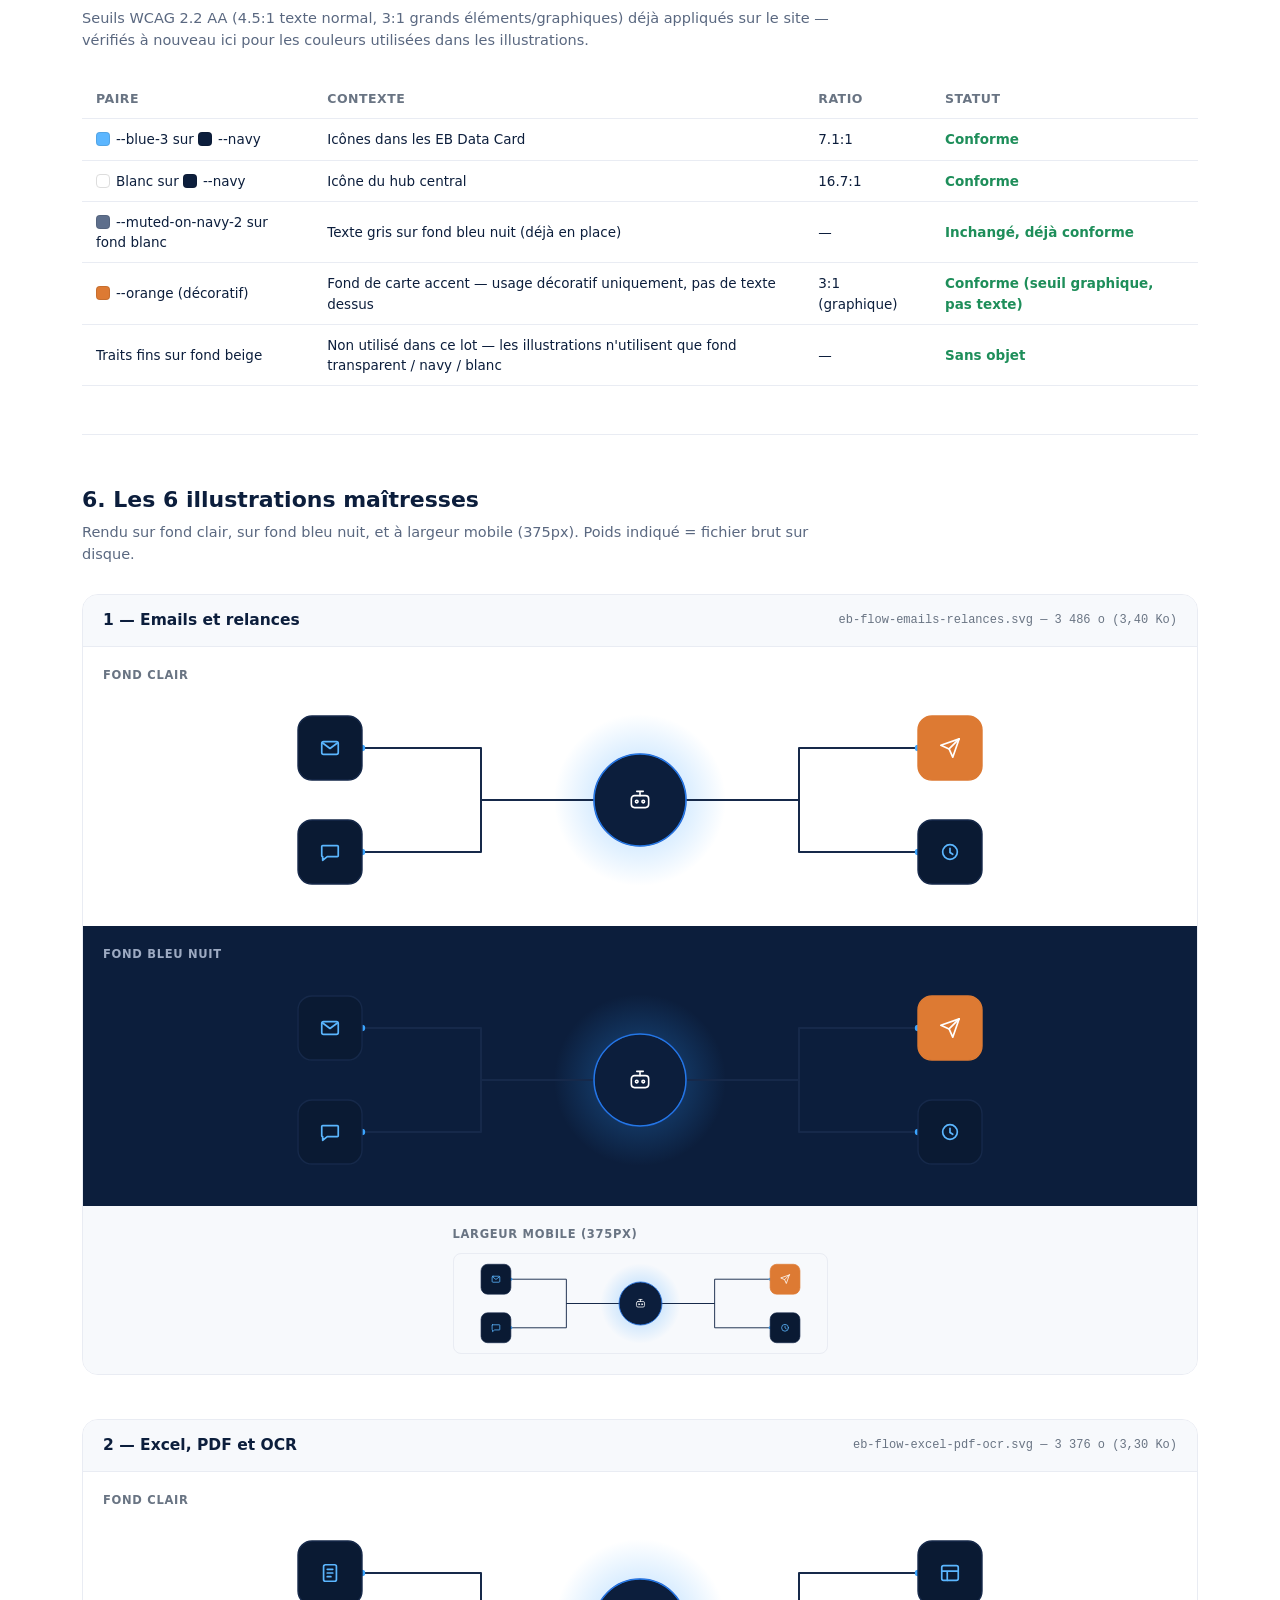
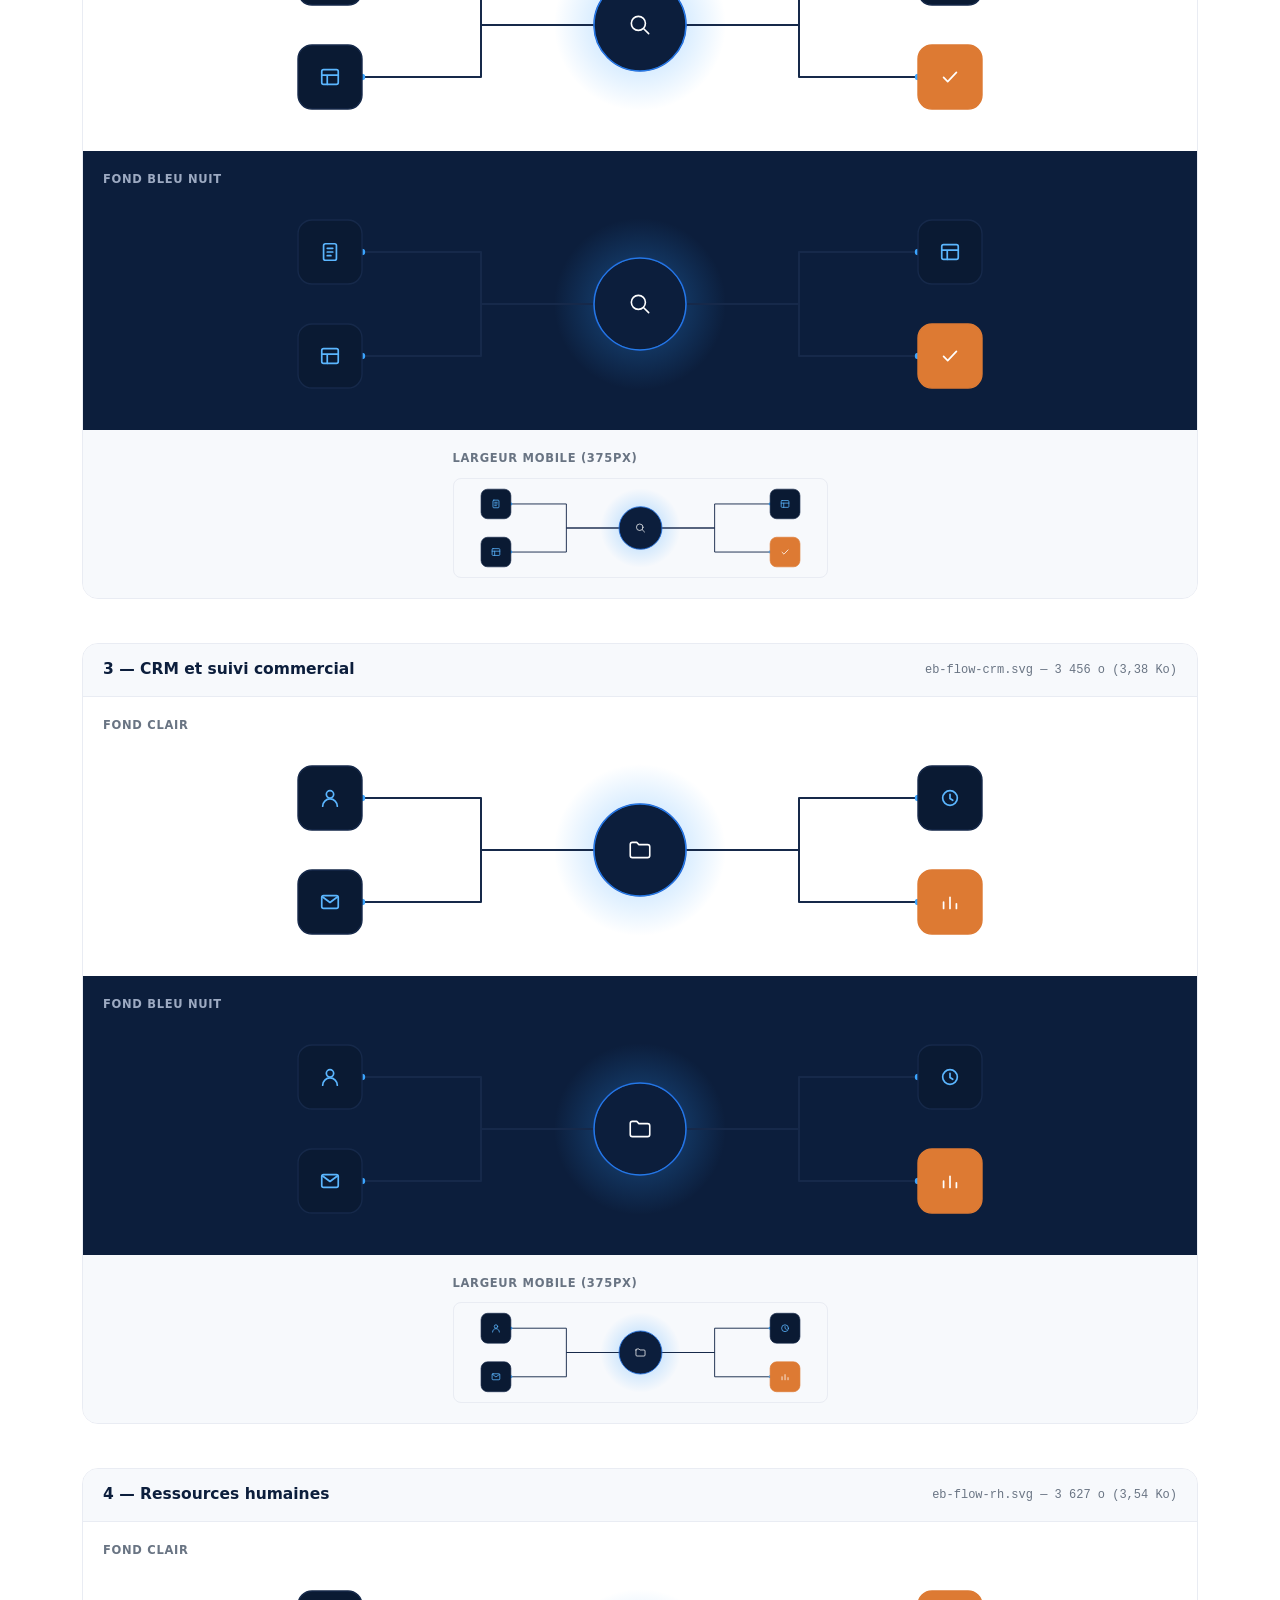
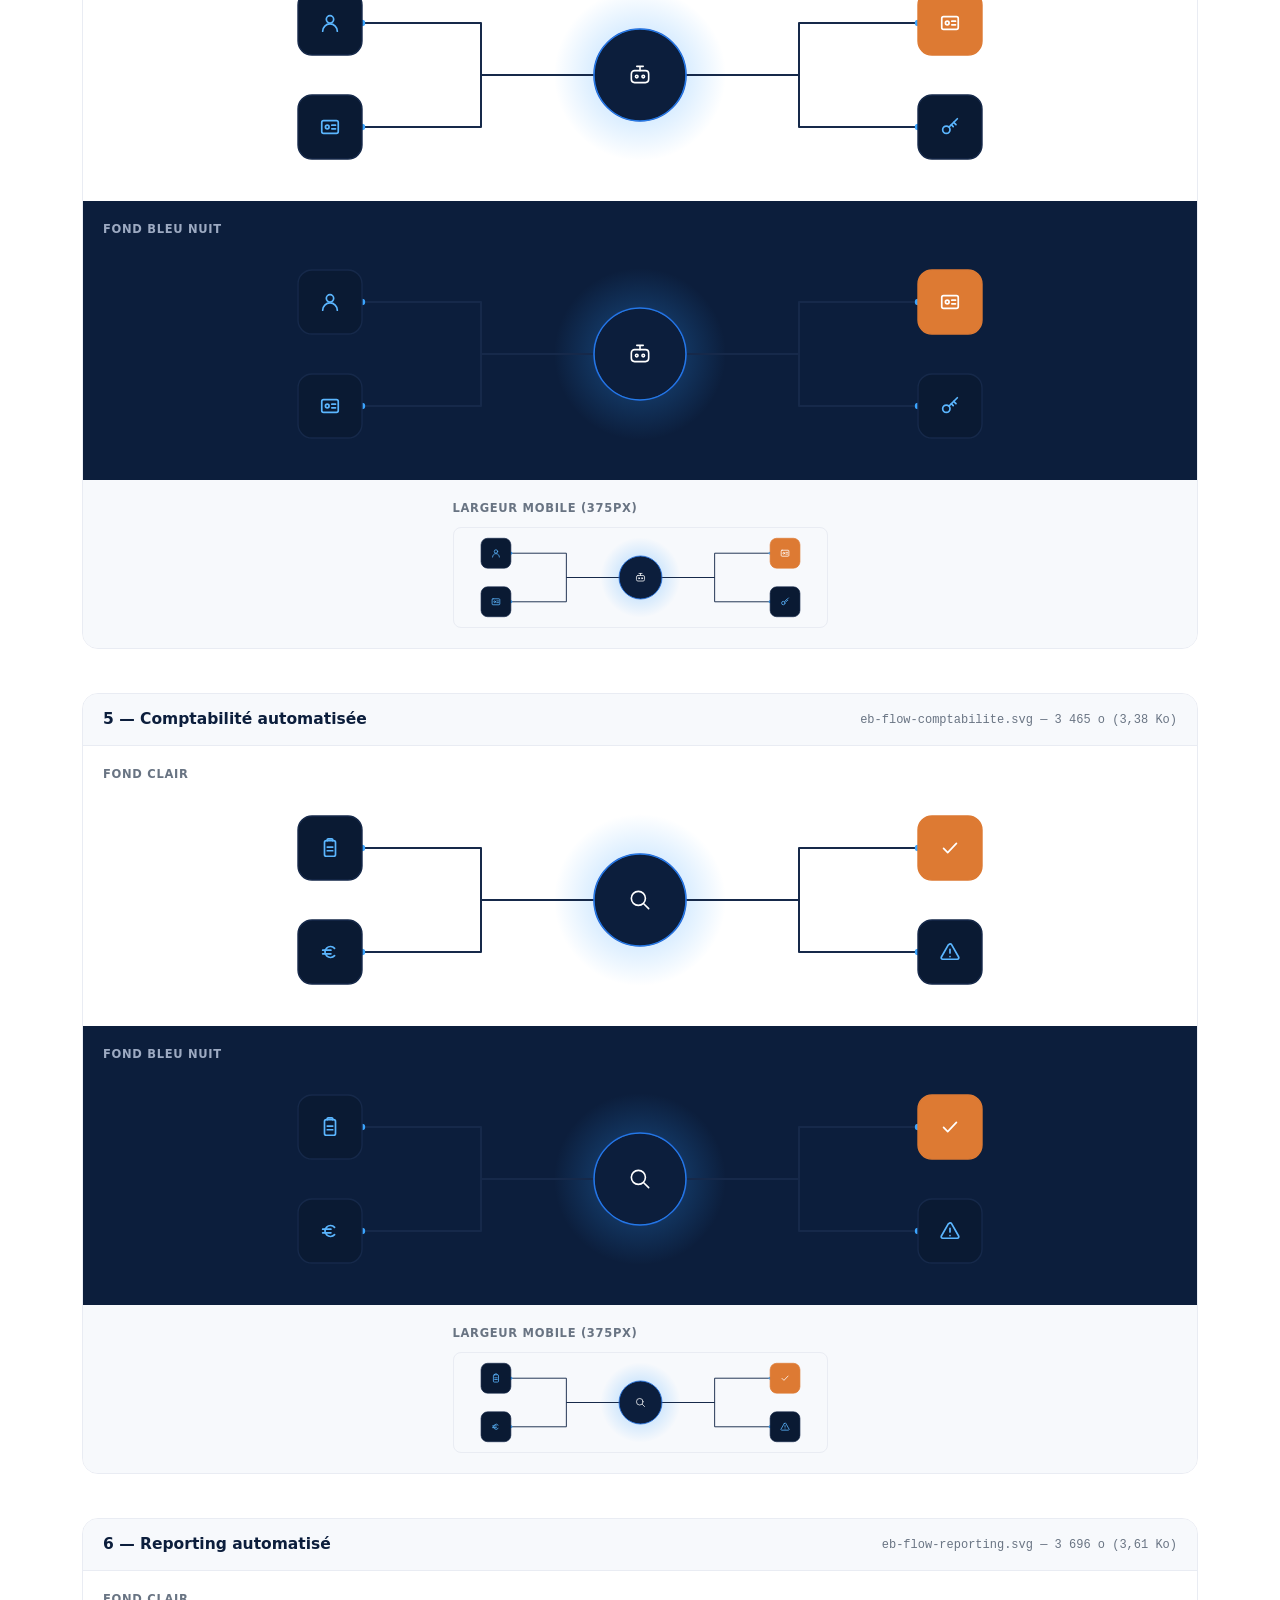
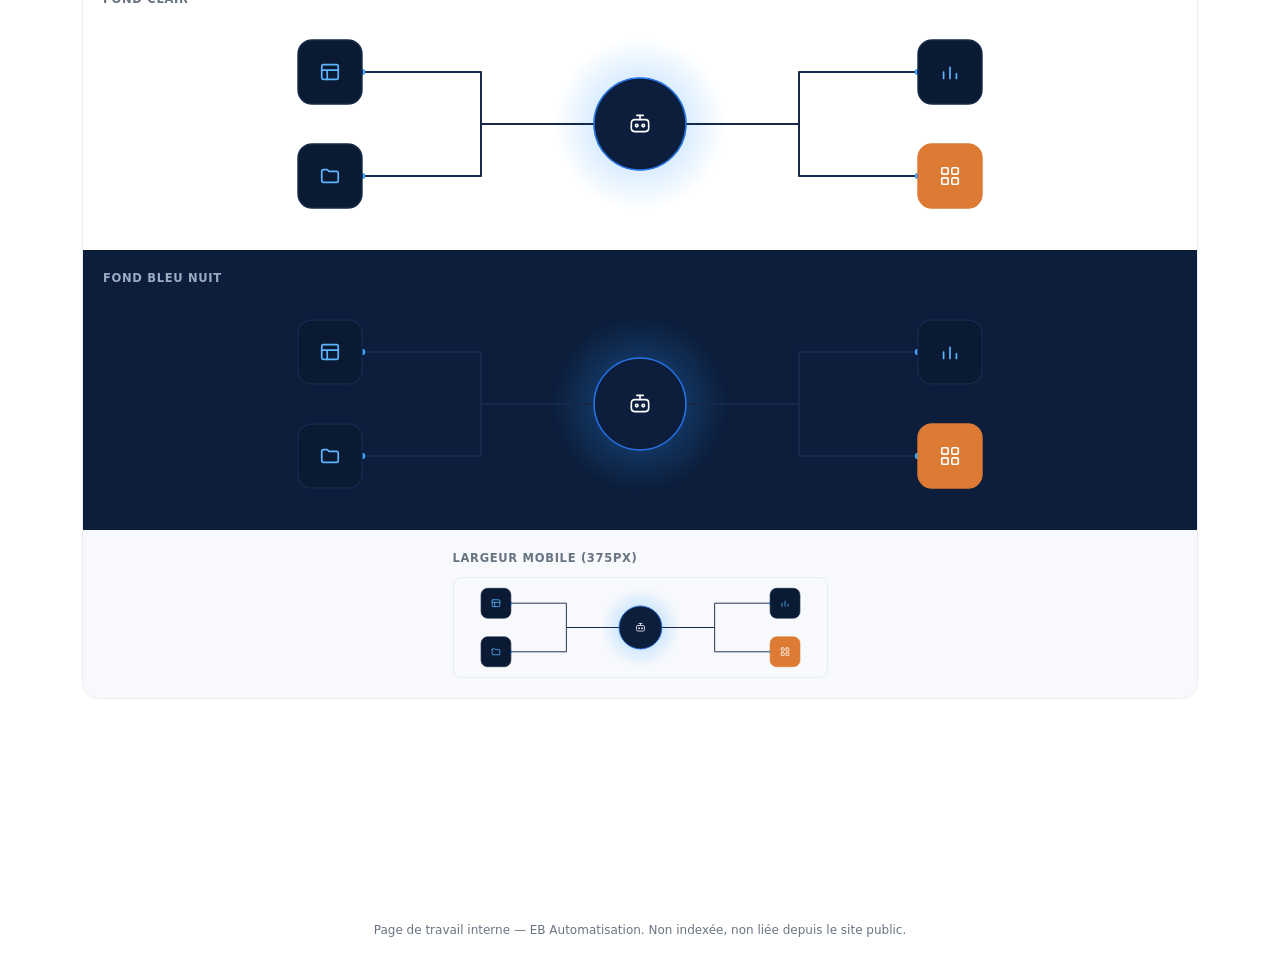
<file: docs/eb-visual-system-preview.html>
<!doctype html>
<html lang="fr">
<head>
<meta charset="utf-8">
<meta name="viewport" content="width=device-width, initial-scale=1">
<meta name="robots" content="noindex,nofollow">
<title>EB Automatisation — Système visuel (prévisualisation privée)</title>
<style>
  :root{
    --navy:#0C1E3C; --navy-panel:#0A1A33; --navy-panel-border:#16294a;
    --orange:#DD7A33; --orange-soft-bg:#FBEEE3;
    --blue:#2E9BFF; --blue-2:#3BA5FF; --blue-3:#5BB6FF; --blue-deep:#1E5FD0;
    --green:#1E8E5A; --green-bright:#5BCB8B; --green-bg:#E7F4EC;
    --text-3:#5A6880; --muted:#697483; --border-2:#E9ECF3; --bg-soft:#F7F9FC;
    --font-heading:'Schibsted Grotesk', system-ui, sans-serif;
    --font-body:'Hanken Grotesk', system-ui, sans-serif;
    --font-mono:'IBM Plex Mono', ui-monospace, monospace;
  }
  *{box-sizing:border-box;}
  body{
    margin:0; font-family:var(--font-body); color:var(--navy); background:#fff;
    line-height:1.5;
  }
  header.page-head{
    background:var(--navy); color:#fff; padding:40px 32px 32px;
  }
  header.page-head h1{ font-family:var(--font-heading); font-size:28px; margin:0 0 8px; }
  header.page-head p{ margin:0; color:#9DAAC2; font-size:14.5px; max-width:760px; }
  .banner{
    background:#3a2410; color:#F2D8BE; font-size:13px; padding:10px 32px;
    border-bottom:1px solid #5c3a1c;
  }
  main{ max-width:1180px; margin:0 auto; padding:0 32px 100px; }
  section{ padding:48px 0; border-bottom:1px solid var(--border-2); }
  section:last-child{ border-bottom:none; }
  h2{ font-family:var(--font-heading); font-size:22px; margin:0 0 6px; }
  .section-desc{ color:var(--text-3); font-size:14.5px; margin:0 0 28px; max-width:760px; }
  h3{ font-family:var(--font-heading); font-size:15.5px; margin:28px 0 12px; color:var(--navy); }

  /* logos */
  .logo-grid{ display:flex; gap:24px; flex-wrap:wrap; }
  .logo-card{
    background:var(--bg-soft); border:1px solid var(--border-2); border-radius:14px;
    padding:28px; display:flex; flex-direction:column; align-items:center; gap:14px; width:220px;
  }
  .logo-card img{ max-width:140px; max-height:100px; }
  .logo-card span{ font-size:12.5px; color:var(--muted); text-align:center; }

  /* palette */
  .palette-grid{ display:grid; grid-template-columns:repeat(auto-fill,minmax(150px,1fr)); gap:12px; }
  .swatch{ border-radius:12px; overflow:hidden; border:1px solid var(--border-2); }
  .swatch__color{ height:64px; }
  .swatch__label{ padding:9px 12px; font-family:var(--font-mono); font-size:11.5px; background:#fff; }
  .swatch__label b{ display:block; font-family:var(--font-body); font-size:12.5px; font-weight:600; margin-bottom:2px; }

  /* principles */
  .principles{ display:grid; grid-template-columns:repeat(auto-fill,minmax(240px,1fr)); gap:16px; }
  .principle{ background:var(--bg-soft); border:1px solid var(--border-2); border-radius:14px; padding:18px 20px; font-size:13.5px; color:var(--text-3); }
  .principle b{ display:block; color:var(--navy); font-size:14px; margin-bottom:4px; font-family:var(--font-heading); }

  /* components */
  .comp-grid{ display:grid; grid-template-columns:repeat(auto-fill,minmax(220px,1fr)); gap:16px; }
  .comp-card{ background:var(--navy); border-radius:14px; padding:22px; color:#fff; }
  .comp-card__demo{ display:flex; align-items:center; justify-content:center; height:70px; }
  .comp-card__name{ font-family:var(--font-heading); font-weight:600; font-size:14px; margin:12px 0 4px; }
  .comp-card__desc{ font-size:12.5px; color:#9DAAC2; line-height:1.5; }
  .php-sample{ background:#0A1A33; color:#C7D2E4; font-family:var(--font-mono); font-size:12.5px; padding:14px 16px; border-radius:10px; overflow-x:auto; }
  .php-sample .fn{ color:#5BB6FF; }
  .php-sample .str{ color:#5BCB8B; }

  /* contrast rules */
  table{ width:100%; border-collapse:collapse; font-size:13.5px; }
  th, td{ text-align:left; padding:10px 14px; border-bottom:1px solid var(--border-2); }
  th{ font-family:var(--font-heading); font-size:12.5px; text-transform:uppercase; letter-spacing:.04em; color:var(--muted); }
  .pass{ color:#1E8E5A; font-weight:600; }
  .fail{ color:#C0492B; font-weight:600; }
  .swatch-inline{ display:inline-block; width:14px; height:14px; border-radius:4px; vertical-align:-2px; margin-right:6px; border:1px solid rgba(0,0,0,.1); }

  /* illustrations */
  .illus-block{ margin-bottom:44px; border:1px solid var(--border-2); border-radius:16px; overflow:hidden; }
  .illus-block__head{ display:flex; align-items:center; justify-content:space-between; padding:14px 20px; background:var(--bg-soft); border-bottom:1px solid var(--border-2); flex-wrap:wrap; gap:8px; }
  .illus-block__head h3{ margin:0; }
  .illus-block__weight{ font-family:var(--font-mono); font-size:12px; color:var(--muted); }
  .illus-row{ padding:20px; }
  .illus-row--light{ background:#fff; }
  .illus-row--dark{ background:var(--navy); }
  .illus-row img{ display:block; width:100%; max-width:800px; height:auto; margin:0 auto; }
  .illus-row-label{ font-size:11.5px; text-transform:uppercase; letter-spacing:.06em; color:var(--muted); margin-bottom:10px; font-weight:600; }
  .illus-row--dark .illus-row-label{ color:#9DAAC2; }
  .illus-row--mobile{ background:var(--bg-soft); display:flex; justify-content:center; }
  .illus-row--mobile .mobile-frame{ width:375px; max-width:100%; }
  .illus-row--mobile img{ border:1px solid var(--border-2); border-radius:8px; }

  footer{ text-align:center; padding:30px; font-size:12px; color:var(--muted); }
</style>
</head>
<body>

<div class="banner">Page privée de prévisualisation — <code>noindex,nofollow</code>, non liée depuis le site, non chargée par WordPress. Les 6 illustrations montrées ici ne sont pas encore intégrées aux pages publiques.</div>

<header class="page-head">
  <h1>EB Automatisation — Système visuel</h1>
  <p>Étape 2 de la premiumisation de l'iconographie : logos officiels, palette, principes visuels, bibliothèque de composants et les 6 illustrations maîtresses SVG créées pour validation. Voir <code>docs/audit-iconographie-eb.md</code> pour l'audit initial et <code>docs/iconographie-phase-2-report.md</code> pour le rapport complet de cette phase.</p>
</header>

<main>

  <section id="logos">
    <h2>1. Logos officiels</h2>
    <p class="section-desc">Fichiers strictement inchangés — référence de l'identité de marque. Jamais redessinés, jamais recolorés.</p>
    <p style="background:var(--orange-soft-bg,#FBEEE3); border:1px solid #F2D8BE; border-radius:10px; padding:12px 16px; font-size:13.5px; color:#7A4A1E; max-width:640px; margin:0 0 24px;"><strong>Le logo carré officiel comporte un E blanc et un B bleu en dégradé.</strong> Toute version avec un E noir ou une autre variation est interdite.</p>
    <div class="logo-grid">
      <div class="logo-card" style="background:var(--navy); border:2px solid #E9ECF3;">
        <img src="../wordpress/generatepress_child/assets/images/eb-icon.png" alt="Logo EB — icône carrée">
        <span style="color:#9DAAC2;">eb-icon.png — favicon &amp; en-tête<br>Corrigé le 2026-07-15 : bug de transparence sur le E réparé (voir docs/logo-officiel-correction.md)</span>
      </div>
      <div class="logo-card" style="background:var(--navy); border:2px solid #E9ECF3;">
        <img src="../wordpress/generatepress_child/assets/images/uploads/156c3b91-a695-438b-b9d7-6828e90ea7ac.png" alt="Logo EB — version horizontale, pied de page">
        <span style="color:#9DAAC2;">uploads/156c3b91…png — pied de page</span>
      </div>
    </div>
  </section>

  <section id="palette">
    <h2>2. Palette existante</h2>
    <p class="section-desc">Tokens déjà définis dans <code>assets/css/tokens.css</code> — aucune couleur nouvelle n'a été introduite pour cette phase.</p>
    <h3>Bleu nuit &amp; navy</h3>
    <div class="palette-grid">
      <div class="swatch"><div class="swatch__color" style="background:#0C1E3C;"></div><div class="swatch__label"><b>--navy</b>#0C1E3C</div></div>
      <div class="swatch"><div class="swatch__color" style="background:#0A1A33;"></div><div class="swatch__label"><b>--navy-panel</b>#0A1A33</div></div>
      <div class="swatch"><div class="swatch__color" style="background:#16294a;"></div><div class="swatch__label"><b>--navy-panel-border</b>#16294a</div></div>
    </div>
    <h3>Bleu électrique</h3>
    <div class="palette-grid">
      <div class="swatch"><div class="swatch__color" style="background:#2E9BFF;"></div><div class="swatch__label"><b>--blue</b>#2E9BFF</div></div>
      <div class="swatch"><div class="swatch__color" style="background:#3BA5FF;"></div><div class="swatch__label"><b>--blue-2</b>#3BA5FF</div></div>
      <div class="swatch"><div class="swatch__color" style="background:#5BB6FF;"></div><div class="swatch__label"><b>--blue-3</b>#5BB6FF</div></div>
      <div class="swatch"><div class="swatch__color" style="background:#1E5FD0;"></div><div class="swatch__label"><b>--blue-deep</b>#1E5FD0</div></div>
    </div>
    <h3>Orange (accent secondaire)</h3>
    <div class="palette-grid">
      <div class="swatch"><div class="swatch__color" style="background:#DD7A33;"></div><div class="swatch__label"><b>--orange</b>#DD7A33</div></div>
      <div class="swatch"><div class="swatch__color" style="background:#AC5F28;"></div><div class="swatch__label"><b>--orange-a11y</b>#AC5F28 (texte)</div></div>
    </div>
    <h3>Blanc &amp; neutres</h3>
    <div class="palette-grid">
      <div class="swatch"><div class="swatch__color" style="background:#fff;border-bottom:1px solid #eee;"></div><div class="swatch__label"><b>#fff</b>blanc</div></div>
      <div class="swatch"><div class="swatch__color" style="background:#9DAAC2;"></div><div class="swatch__label"><b>--muted-on-navy</b>#9DAAC2</div></div>
      <div class="swatch"><div class="swatch__color" style="background:#5e6f8c;"></div><div class="swatch__label"><b>--muted-on-navy-2</b>#5e6f8c</div></div>
    </div>
  </section>

  <section id="principles">
    <h2>3. Principes visuels validés</h2>
    <div class="principles">
      <div class="principle"><b>Identité</b>E blanc, B bleu (variation bleu clair), fond bleu nuit, lignes de circuits électroniques, trois points de connexion, angles à 90° arrondis.</div>
      <div class="principle"><b>Trait</b>Fin et précis, cohérent avec les 103 pictogrammes déjà en place (viewBox 24×24, currentColor, stroke-width 1.6–2.2).</div>
      <div class="principle"><b>Couleur</b>Contraste blanc / bleu nuit / bleu électrique en base ; orange conservé comme seul accent secondaire, jamais dominant.</div>
      <div class="principle"><b>Dégradé</b>Un seul dégradé bleu, utilisé avec modération (halo discret derrière un point focal, jamais en fond plein).</div>
      <div class="principle"><b>Ce qu'on évite</b>Robots cartoon, personnages, 3D lourde, scènes isométriques, ombres réalistes, verre prononcé, halos multiples, texte dessiné dans le SVG, flou animé.</div>
      <div class="principle"><b>Cohérence</b>Aucun nouveau système de couleurs concurrent ; les illustrations complètent le langage existant, elles ne le remplacent pas.</div>
    </div>
  </section>

  <section id="components">
    <h2>4. Bibliothèque de composants</h2>
    <p class="section-desc">Petits pictogrammes factorisés en PHP (<code>functions.php</code>) et vocabulaire de construction des illustrations maîtresses. Voir aussi <code>assets/images/illustrations/eb-flow/README.md</code>.</p>

    <h3>Helpers PHP (utilisables dans les templates)</h3>
    <div class="php-sample">
      <span class="fn">eb_tool_chevron</span>();  <span style="color:#5e6f8c;">// chevron de fin de puce outil — 35 usages factorisés</span><br>
      <span class="fn">eb_contact_icon</span>(<span class="str">'phone'</span>, 14, <span class="str">'2'</span>);  <span style="color:#5e6f8c;">// téléphone / email, header + audit</span><br>
      <span class="fn">eb_icon</span>(<span class="str">'node'</span> | <span class="str">'validation'</span> | <span class="str">'circuit'</span>, 20, <span class="str">'1.8'</span>);  <span style="color:#5e6f8c;">// registre étendu</span><br>
      <span class="fn">eb_status_step</span>($icon_svg, $label);  <span style="color:#5e6f8c;">// icône + libellé d'une étape de flux</span><br>
      <span class="fn">eb_flow_connector</span>();  <span style="color:#5e6f8c;">// flèche entre deux étapes</span>
    </div>

    <h3>Motifs des illustrations maîtresses</h3>
    <div class="comp-grid">
      <div class="comp-card">
        <div class="comp-card__demo"><svg width="70" height="70" viewBox="0 0 70 70"><path d="M10 30h20a8 8 0 0 0 8-8V10" fill="none" stroke="#5BB6FF" stroke-width="2.5" stroke-linecap="round" stroke-linejoin="round"></path><circle cx="10" cy="30" r="3" fill="#3BA5FF"></circle><circle cx="38" cy="10" r="3" fill="#3BA5FF"></circle></svg></div>
        <div class="comp-card__name">EB Circuit</div>
        <div class="comp-card__desc">Trace à angle droit, coin arrondi. Relie deux composants.</div>
      </div>
      <div class="comp-card">
        <div class="comp-card__demo"><svg width="40" height="40" viewBox="0 0 40 40"><circle cx="20" cy="20" r="6" fill="#3BA5FF"></circle></svg></div>
        <div class="comp-card__name">EB Node</div>
        <div class="comp-card__desc">Point de connexion rond, à chaque jonction d'un EB Circuit.</div>
      </div>
      <div class="comp-card">
        <div class="comp-card__demo"><svg width="70" height="60" viewBox="0 0 70 60"><rect x="5" y="5" width="60" height="50" rx="12" fill="#0A1A33" stroke="#16294a" stroke-width="1.4"></rect><rect x="24" y="20" width="22" height="20" rx="3" fill="none" stroke="#5BB6FF" stroke-width="1.8"></rect></svg></div>
        <div class="comp-card__name">EB Data Card</div>
        <div class="comp-card__desc">Carte navy à coins arrondis, une icône centrée. Max 5/illustration.</div>
      </div>
      <div class="comp-card">
        <div class="comp-card__demo"><svg width="80" height="30" viewBox="0 0 80 30"><path d="M5 15h30l10-10h30" fill="none" stroke="#16294a" stroke-width="2" stroke-linecap="round" stroke-linejoin="round"></path><circle cx="5" cy="15" r="3" fill="#3BA5FF"></circle><circle cx="75" cy="5" r="3" fill="#3BA5FF"></circle></svg></div>
        <div class="comp-card__name">EB Flow Connector</div>
        <div class="comp-card__desc">EB Circuit + 2 EB Node. Relie deux EB Data Card. Max 8/illustration.</div>
      </div>
      <div class="comp-card">
        <div class="comp-card__demo"><svg width="40" height="40" viewBox="0 0 24 24" fill="none" stroke="#5BCB8B" stroke-width="2.4" stroke-linecap="round" stroke-linejoin="round"><path d="M5 12.5l4.5 4.5L19 7"></path></svg></div>
        <div class="comp-card__name">EB Validation</div>
        <div class="comp-card__desc">Coche de confirmation, réservée aux cartes de résultat.</div>
      </div>
      <div class="comp-card">
        <div class="comp-card__demo"><svg width="70" height="50" viewBox="0 0 70 50"><rect x="2" y="2" width="66" height="46" rx="8" fill="none" stroke="#3BA5FF" stroke-width="1.4" stroke-dasharray="3 3"></rect><text x="35" y="29" font-family="sans-serif" font-size="10" fill="#9DAAC2" text-anchor="middle">800×212</text></svg></div>
        <div class="comp-card__name">EB Master Illustration Container</div>
        <div class="comp-card__desc">Cadre général : viewBox 800×212, 3 zones (entrée → hub → résultat).</div>
      </div>
    </div>
  </section>

  <section id="contrast">
    <h2>5. Règles de contraste</h2>
    <p class="section-desc">Seuils WCAG 2.2 AA (4.5:1 texte normal, 3:1 grands éléments/graphiques) déjà appliqués sur le site — vérifiés à nouveau ici pour les couleurs utilisées dans les illustrations.</p>
    <table>
      <thead><tr><th>Paire</th><th>Contexte</th><th>Ratio</th><th>Statut</th></tr></thead>
      <tbody>
        <tr><td><span class="swatch-inline" style="background:#5BB6FF;"></span>--blue-3 sur <span class="swatch-inline" style="background:#0C1E3C;"></span>--navy</td><td>Icônes dans les EB Data Card</td><td>7.1:1</td><td class="pass">Conforme</td></tr>
        <tr><td><span class="swatch-inline" style="background:#fff;border:1px solid #ddd;"></span>Blanc sur <span class="swatch-inline" style="background:#0C1E3C;"></span>--navy</td><td>Icône du hub central</td><td>16.7:1</td><td class="pass">Conforme</td></tr>
        <tr><td><span class="swatch-inline" style="background:#5e6f8c;"></span>--muted-on-navy-2 sur fond blanc</td><td>Texte gris sur fond bleu nuit (déjà en place)</td><td>—</td><td class="pass">Inchangé, déjà conforme</td></tr>
        <tr><td><span class="swatch-inline" style="background:#DD7A33;"></span>--orange (décoratif)</td><td>Fond de carte accent — usage décoratif uniquement, pas de texte dessus</td><td>3:1 (graphique)</td><td class="pass">Conforme (seuil graphique, pas texte)</td></tr>
        <tr><td>Traits fins sur fond beige</td><td>Non utilisé dans ce lot — les illustrations n'utilisent que fond transparent / navy / blanc</td><td>—</td><td class="pass">Sans objet</td></tr>
      </tbody>
    </table>
  </section>

  <section id="illustrations">
    <h2>6. Les 6 illustrations maîtresses</h2>
    <p class="section-desc">Rendu sur fond clair, sur fond bleu nuit, et à largeur mobile (375px). Poids indiqué = fichier brut sur disque.</p>

    <div class="illus-block">
      <div class="illus-block__head"><h3>1 — Emails et relances</h3><span class="illus-block__weight">eb-flow-emails-relances.svg — 3 486 o (3,40 Ko)</span></div>
      <div class="illus-row illus-row--light"><div class="illus-row-label">Fond clair</div><img src="../wordpress/generatepress_child/assets/images/illustrations/eb-flow/eb-flow-emails-relances.svg" alt=""></div>
      <div class="illus-row illus-row--dark"><div class="illus-row-label">Fond bleu nuit</div><img src="../wordpress/generatepress_child/assets/images/illustrations/eb-flow/eb-flow-emails-relances.svg" alt=""></div>
      <div class="illus-row illus-row--mobile"><div class="mobile-frame"><div class="illus-row-label">Largeur mobile (375px)</div><img src="../wordpress/generatepress_child/assets/images/illustrations/eb-flow/eb-flow-emails-relances.svg" alt=""></div></div>
    </div>

    <div class="illus-block">
      <div class="illus-block__head"><h3>2 — Excel, PDF et OCR</h3><span class="illus-block__weight">eb-flow-excel-pdf-ocr.svg — 3 376 o (3,30 Ko)</span></div>
      <div class="illus-row illus-row--light"><div class="illus-row-label">Fond clair</div><img src="../wordpress/generatepress_child/assets/images/illustrations/eb-flow/eb-flow-excel-pdf-ocr.svg" alt=""></div>
      <div class="illus-row illus-row--dark"><div class="illus-row-label">Fond bleu nuit</div><img src="../wordpress/generatepress_child/assets/images/illustrations/eb-flow/eb-flow-excel-pdf-ocr.svg" alt=""></div>
      <div class="illus-row illus-row--mobile"><div class="mobile-frame"><div class="illus-row-label">Largeur mobile (375px)</div><img src="../wordpress/generatepress_child/assets/images/illustrations/eb-flow/eb-flow-excel-pdf-ocr.svg" alt=""></div></div>
    </div>

    <div class="illus-block">
      <div class="illus-block__head"><h3>3 — CRM et suivi commercial</h3><span class="illus-block__weight">eb-flow-crm.svg — 3 456 o (3,38 Ko)</span></div>
      <div class="illus-row illus-row--light"><div class="illus-row-label">Fond clair</div><img src="../wordpress/generatepress_child/assets/images/illustrations/eb-flow/eb-flow-crm.svg" alt=""></div>
      <div class="illus-row illus-row--dark"><div class="illus-row-label">Fond bleu nuit</div><img src="../wordpress/generatepress_child/assets/images/illustrations/eb-flow/eb-flow-crm.svg" alt=""></div>
      <div class="illus-row illus-row--mobile"><div class="mobile-frame"><div class="illus-row-label">Largeur mobile (375px)</div><img src="../wordpress/generatepress_child/assets/images/illustrations/eb-flow/eb-flow-crm.svg" alt=""></div></div>
    </div>

    <div class="illus-block">
      <div class="illus-block__head"><h3>4 — Ressources humaines</h3><span class="illus-block__weight">eb-flow-rh.svg — 3 627 o (3,54 Ko)</span></div>
      <div class="illus-row illus-row--light"><div class="illus-row-label">Fond clair</div><img src="../wordpress/generatepress_child/assets/images/illustrations/eb-flow/eb-flow-rh.svg" alt=""></div>
      <div class="illus-row illus-row--dark"><div class="illus-row-label">Fond bleu nuit</div><img src="../wordpress/generatepress_child/assets/images/illustrations/eb-flow/eb-flow-rh.svg" alt=""></div>
      <div class="illus-row illus-row--mobile"><div class="mobile-frame"><div class="illus-row-label">Largeur mobile (375px)</div><img src="../wordpress/generatepress_child/assets/images/illustrations/eb-flow/eb-flow-rh.svg" alt=""></div></div>
    </div>

    <div class="illus-block">
      <div class="illus-block__head"><h3>5 — Comptabilité automatisée</h3><span class="illus-block__weight">eb-flow-comptabilite.svg — 3 465 o (3,38 Ko)</span></div>
      <div class="illus-row illus-row--light"><div class="illus-row-label">Fond clair</div><img src="../wordpress/generatepress_child/assets/images/illustrations/eb-flow/eb-flow-comptabilite.svg" alt=""></div>
      <div class="illus-row illus-row--dark"><div class="illus-row-label">Fond bleu nuit</div><img src="../wordpress/generatepress_child/assets/images/illustrations/eb-flow/eb-flow-comptabilite.svg" alt=""></div>
      <div class="illus-row illus-row--mobile"><div class="mobile-frame"><div class="illus-row-label">Largeur mobile (375px)</div><img src="../wordpress/generatepress_child/assets/images/illustrations/eb-flow/eb-flow-comptabilite.svg" alt=""></div></div>
    </div>

    <div class="illus-block">
      <div class="illus-block__head"><h3>6 — Reporting automatisé</h3><span class="illus-block__weight">eb-flow-reporting.svg — 3 696 o (3,61 Ko)</span></div>
      <div class="illus-row illus-row--light"><div class="illus-row-label">Fond clair</div><img src="../wordpress/generatepress_child/assets/images/illustrations/eb-flow/eb-flow-reporting.svg" alt=""></div>
      <div class="illus-row illus-row--dark"><div class="illus-row-label">Fond bleu nuit</div><img src="../wordpress/generatepress_child/assets/images/illustrations/eb-flow/eb-flow-reporting.svg" alt=""></div>
      <div class="illus-row illus-row--mobile"><div class="mobile-frame"><div class="illus-row-label">Largeur mobile (375px)</div><img src="../wordpress/generatepress_child/assets/images/illustrations/eb-flow/eb-flow-reporting.svg" alt=""></div></div>
    </div>

  </section>

</main>

<footer>Page de travail interne — EB Automatisation. Non indexée, non liée depuis le site public.</footer>

</body>
</html>
</file>
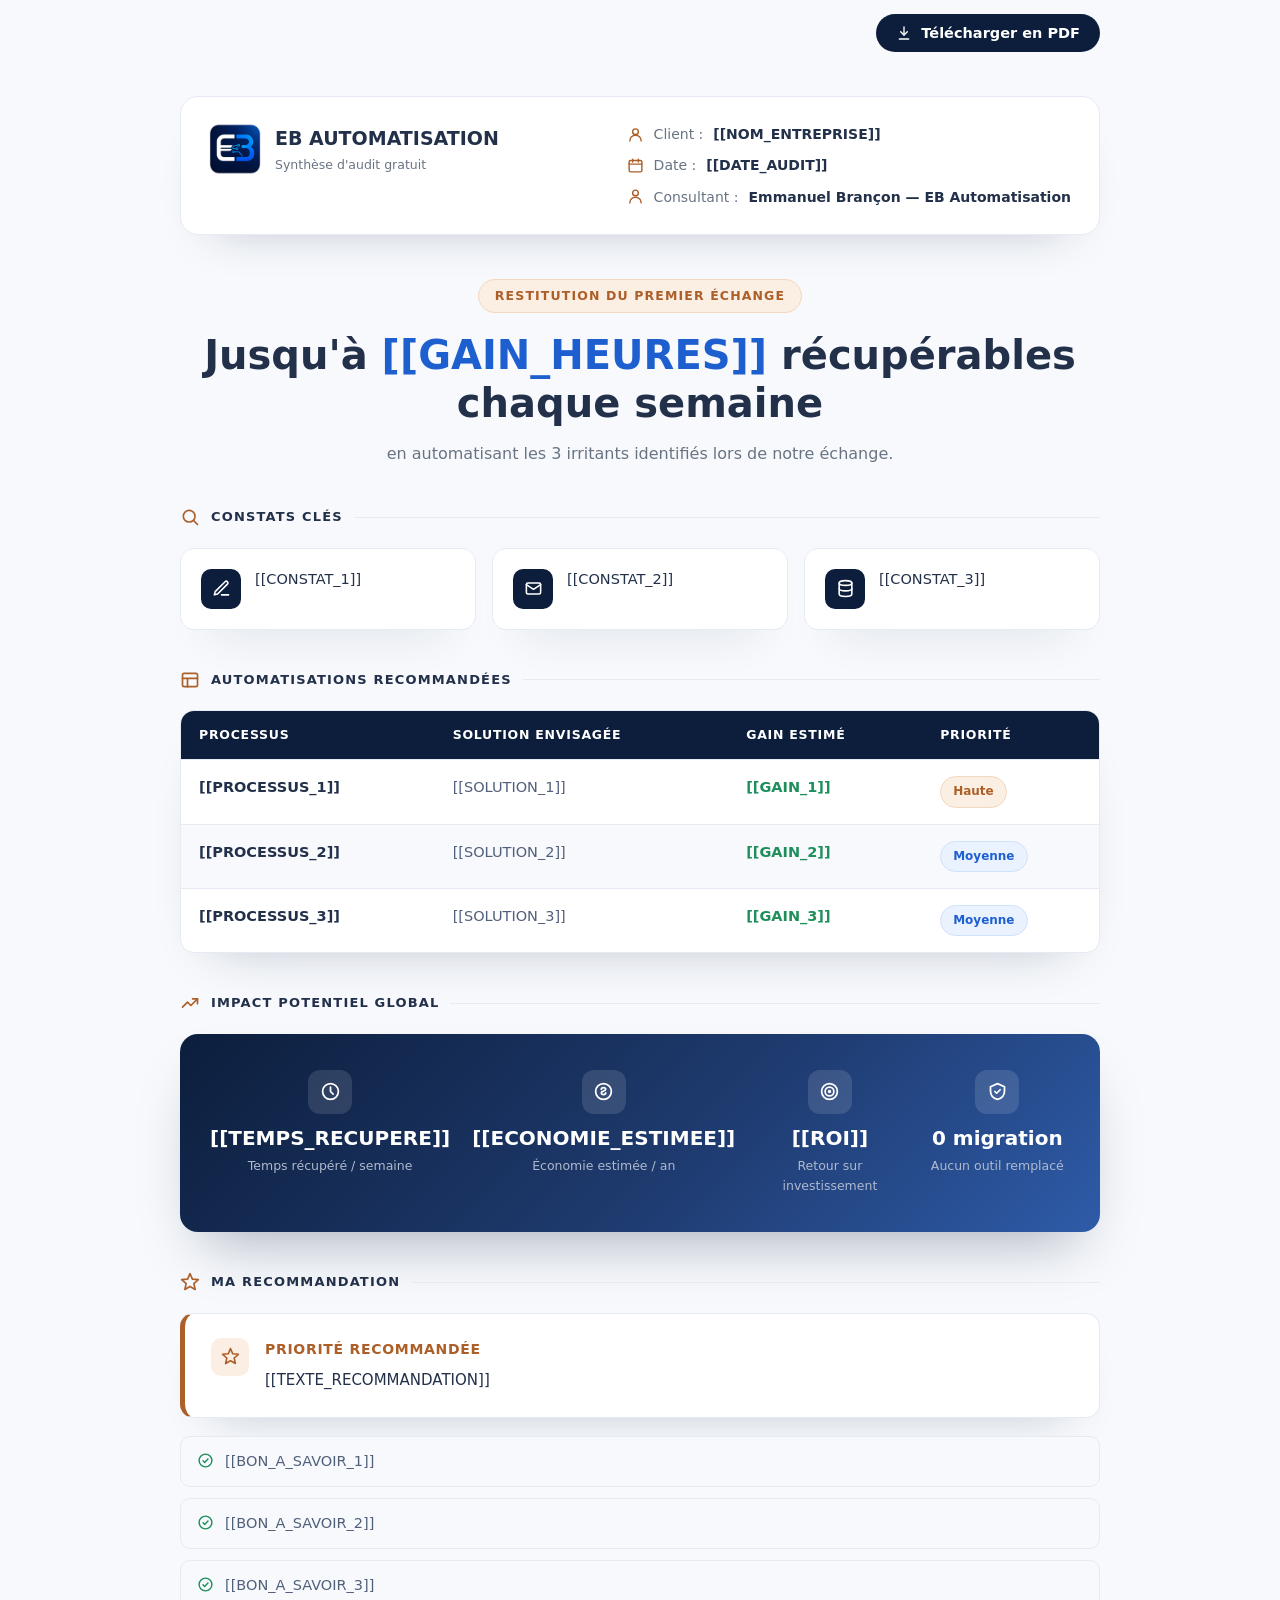
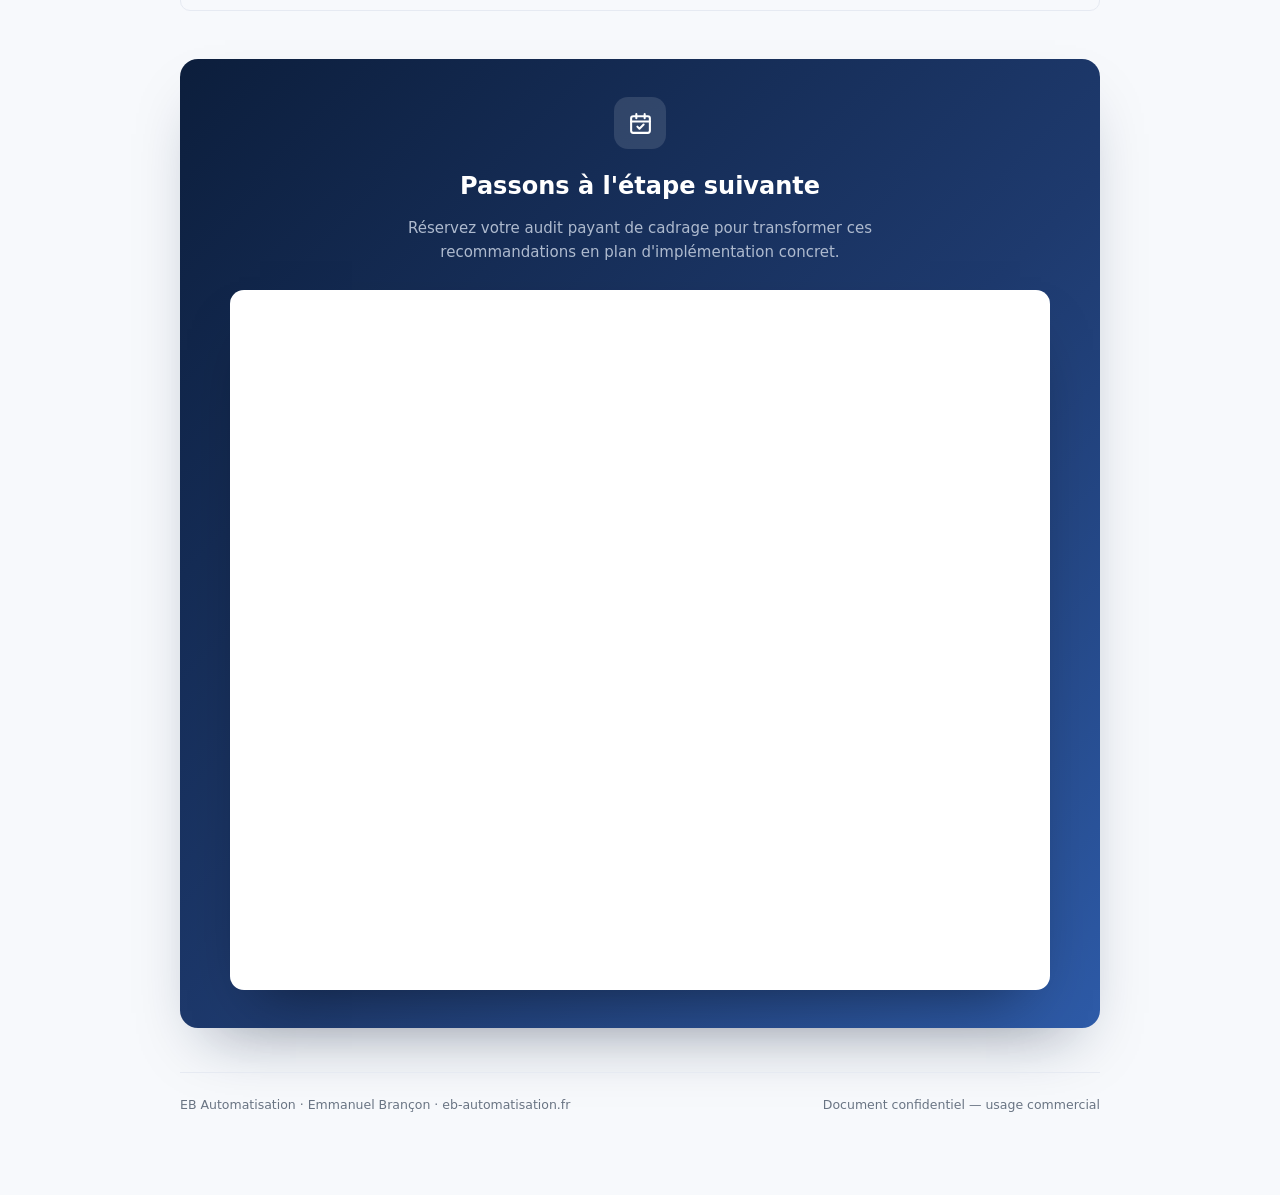
<file: outils/synthese-audit.html>
<!DOCTYPE html>
<html lang="fr">
<head>
<meta charset="UTF-8">
<meta name="viewport" content="width=device-width, initial-scale=1.0">
<meta name="robots" content="noindex, nofollow">
<title>Synthèse d'audit — EB Automatisation</title>
<style>
  /* ===================================================================
     TOKENS DE MARQUE — identiques à eb-automatisation.fr
     =================================================================== */
  :root{
    --navy:#0C1E3C;
    --navy-2:#11264A;
    --navy-gradient:linear-gradient(135deg,#0C1E3C 0%,#1E3A6E 55%,#2E5BA8 100%);
    --navy-border:#1E3458;
    --blue:#2E9BFF;
    --blue-deep:#1E5FD0;
    --orange:#DD7A33;
    --orange-a11y:#AC5F28;
    --orange-hover:#C9692A;
    --orange-soft-bg:#FBEEE3;
    --orange-soft-border:#F2D8BE;
    --green:#1E8E5A;
    --green-bg:#E7F4EC;
    --green-border:#BFE4CD;
    --red:#C0492B;
    --red-bg:#FBEAE6;
    --red-border:#E0A89A;
    --text:#51607A;
    --text-strong:#22304A;
    --muted:#697483;
    --border:#E6EAF2;
    --bg:#FBFCFE;
    --bg-soft:#F7F9FC;
    --font-heading:'Schibsted Grotesk','Hanken Grotesk',system-ui,-apple-system,Segoe UI,sans-serif;
    --font-body:'Hanken Grotesk',system-ui,-apple-system,Segoe UI,sans-serif;
    --r-md:10px;
    --r-lg:14px;
    --r-xl:18px;
    --shadow-card:0 24px 50px -34px rgba(12,30,60,.3);
    --shadow-card-lg:0 30px 60px -24px rgba(12,30,60,.35);
  }

  *{ box-sizing:border-box; }
  html{ -webkit-text-size-adjust:100%; }
  body{
    margin:0;
    background:var(--bg-soft);
    color:var(--text);
    font-family:var(--font-body);
    font-size:16px;
    line-height:1.6;
    -webkit-font-smoothing:antialiased;
  }
  h1,h2,h3{ font-family:var(--font-heading); color:var(--text-strong); margin:0; }
  p{ margin:0; }
  img{ max-width:100%; display:block; }
  a{ color:inherit; }

  .wrap{ max-width:960px; margin:0 auto; padding:28px 20px 80px; }

  /* ---------- top toolbar (écran uniquement) ---------- */
  .toolbar{
    max-width:960px; margin:0 auto; padding:14px 20px 0;
    display:flex; justify-content:flex-end;
  }
  .btn-download{
    display:inline-flex; align-items:center; gap:9px;
    background:var(--navy); color:#fff; border:none; cursor:pointer;
    font-family:var(--font-body); font-weight:600; font-size:14.5px;
    padding:11px 20px; border-radius:999px;
    box-shadow:var(--shadow-card);
  }
  .btn-download:hover{ background:#16294a; }
  .btn-download svg{ width:16px; height:16px; }

  /* ---------- header ---------- */
  .header{
    display:flex; justify-content:space-between; align-items:flex-start;
    gap:24px; flex-wrap:wrap;
    background:#fff; border:1px solid var(--border); border-radius:var(--r-xl);
    padding:26px 28px; margin-top:16px;
    box-shadow:var(--shadow-card);
  }
  .header__brand{ display:flex; align-items:center; gap:14px; }
  .header__logo{ width:52px; height:52px; border-radius:12px; }
  .header__brand-name{ font-family:var(--font-heading); font-weight:700; font-size:19px; color:var(--text-strong); }
  .header__brand-tag{ font-size:12.5px; color:var(--muted); margin-top:2px; }

  .header__meta{ display:grid; gap:9px; min-width:220px; }
  .header__meta-row{ display:flex; align-items:center; gap:10px; font-size:14px; }
  .header__meta-row svg{ width:17px; height:17px; color:var(--orange-a11y); flex-shrink:0; }
  .header__meta-label{ color:var(--muted); }
  .header__meta-value{ font-weight:600; color:var(--text-strong); }

  /* ---------- titre choc ---------- */
  .hero{ text-align:center; margin:44px 0 40px; }
  .hero__eyebrow{
    display:inline-block; font-size:12.5px; font-weight:700; text-transform:uppercase;
    letter-spacing:.09em; color:var(--orange-a11y); background:var(--orange-soft-bg);
    border:1px solid var(--orange-soft-border); border-radius:999px; padding:6px 16px;
    margin-bottom:18px;
  }
  .hero__title{ font-size:clamp(26px,4.2vw,40px); font-weight:700; line-height:1.2; }
  .hero__title strong{ color:var(--blue-deep); }
  .hero__sub{ font-size:16px; color:var(--muted); margin-top:14px; max-width:620px; margin-left:auto; margin-right:auto; }

  /* ---------- section shell ---------- */
  .section{ margin-top:40px; }
  .section__head{ display:flex; align-items:center; gap:11px; margin-bottom:20px; }
  .section__head svg{ width:20px; height:20px; color:var(--orange-a11y); flex-shrink:0; }
  .section__title{ font-size:13px; font-weight:700; text-transform:uppercase; letter-spacing:.09em; color:var(--text-strong); }
  .section__rule{ flex:1; height:1px; background:var(--border); }

  /* ---------- constats ---------- */
  .constats{ display:grid; grid-template-columns:repeat(3,1fr); gap:16px; }
  .constat-card{
    background:#fff; border:1px solid var(--border); border-radius:var(--r-lg);
    padding:20px; display:flex; gap:14px; align-items:flex-start;
    box-shadow:var(--shadow-card);
  }
  .constat-card__icon{
    width:40px; height:40px; border-radius:10px; background:var(--navy);
    display:flex; align-items:center; justify-content:center; flex-shrink:0;
  }
  .constat-card__icon svg{ width:19px; height:19px; color:#fff; }
  .constat-card__text{ font-size:14.5px; color:var(--text-strong); font-weight:500; line-height:1.5; }

  /* ---------- tableau automatisations ---------- */
  .table-wrap{
    background:#fff; border:1px solid var(--border); border-radius:var(--r-lg);
    overflow:hidden; box-shadow:var(--shadow-card);
  }
  table{ width:100%; border-collapse:collapse; font-size:14.5px; }
  thead th{
    background:var(--navy); color:#fff; text-align:left; font-weight:600;
    font-size:12.5px; text-transform:uppercase; letter-spacing:.06em;
    padding:14px 18px;
  }
  tbody td{ padding:16px 18px; border-top:1px solid var(--border); vertical-align:top; }
  tbody tr:nth-child(even){ background:var(--bg-soft); }
  td.col-processus{ font-weight:600; color:var(--text-strong); }
  td.col-gain{ font-weight:600; color:var(--green); white-space:nowrap; }
  .priorite{
    display:inline-block; font-size:12px; font-weight:700; padding:5px 12px;
    border-radius:999px; white-space:nowrap;
  }
  .priorite--haute{ background:var(--orange-soft-bg); color:var(--orange-a11y); border:1px solid var(--orange-soft-border); }
  .priorite--moyenne{ background:#EAF2FF; color:var(--blue-deep); border:1px solid #CFE1FB; }
  .priorite--basse{ background:var(--green-bg); color:var(--green); border:1px solid var(--green-border); }

  /* ---------- bandeau impact ---------- */
  .impact{
    background:var(--navy); background-image:var(--navy-gradient);
    border-radius:var(--r-xl); padding:36px 30px;
    display:grid; grid-template-columns:repeat(4,1fr); gap:22px;
    box-shadow:var(--shadow-card-lg);
  }
  .impact__item{ text-align:center; color:#fff; }
  .impact__icon{
    width:44px; height:44px; border-radius:12px; background:rgba(255,255,255,.12);
    display:flex; align-items:center; justify-content:center; margin:0 auto 12px;
  }
  .impact__icon svg{ width:21px; height:21px; color:#fff; }
  .impact__value{ font-size:20px; font-weight:700; line-height:1.25; }
  .impact__label{ font-size:12.5px; color:#AEBACE; margin-top:5px; }

  /* ---------- recommandation ---------- */
  .reco{
    background:#fff; border:1px solid var(--border); border-left:5px solid var(--orange-a11y);
    border-radius:var(--r-lg); padding:24px 26px; box-shadow:var(--shadow-card);
    display:flex; gap:16px; align-items:flex-start;
  }
  .reco__icon{
    width:38px; height:38px; border-radius:10px; background:var(--orange-soft-bg);
    display:flex; align-items:center; justify-content:center; flex-shrink:0;
  }
  .reco__icon svg{ width:19px; height:19px; color:var(--orange-a11y); }
  .reco__title{ font-size:14px; font-weight:700; text-transform:uppercase; letter-spacing:.05em; color:var(--orange-a11y); margin-bottom:8px; }
  .reco__text{ font-size:15px; color:var(--text-strong); line-height:1.65; }

  .bon-a-savoir{ margin-top:18px; display:grid; gap:11px; }
  .bon-a-savoir__item{
    display:flex; gap:11px; align-items:flex-start; font-size:14.5px; color:var(--text);
    background:var(--bg-soft); border:1px solid var(--border); border-radius:var(--r-md);
    padding:13px 16px;
  }
  .bon-a-savoir__item svg{ width:17px; height:17px; color:var(--green); flex-shrink:0; margin-top:2px; }

  /* ---------- CTA + Calendly ---------- */
  .cta{
    margin-top:48px; background:var(--navy); background-image:var(--navy-gradient);
    border-radius:var(--r-xl); padding:38px 30px; box-shadow:var(--shadow-card-lg);
    text-align:center;
  }
  .cta__icon{
    width:52px; height:52px; border-radius:14px; background:rgba(255,255,255,.12);
    display:flex; align-items:center; justify-content:center; margin:0 auto 18px;
  }
  .cta__icon svg{ width:25px; height:25px; color:#fff; }
  .cta__title{ font-size:24px; font-weight:700; color:#fff; }
  .cta__sub{ font-size:15px; color:#AEBACE; margin-top:10px; max-width:520px; margin-left:auto; margin-right:auto; }
  .cta__calendly-shell{
    margin:26px auto 0; max-width:820px; background:#fff; border-radius:var(--r-lg);
    overflow:hidden; box-shadow:0 30px 60px -30px rgba(0,0,0,.5);
  }
  .calendly-inline-widget{ min-width:280px; height:700px; }
  .cta__fallback{ display:none; color:#fff; font-size:14.5px; margin-top:20px; }
  .cta__fallback a{ color:#fff; text-decoration:underline; font-weight:600; }

  /* ---------- footer ---------- */
  .doc-footer{
    margin-top:44px; padding-top:22px; border-top:1px solid var(--border);
    display:flex; justify-content:space-between; align-items:center; flex-wrap:wrap; gap:10px;
    font-size:12.5px; color:var(--muted);
  }

  /* ---------- responsive ---------- */
  @media (max-width:760px){
    .constats{ grid-template-columns:1fr; }
    .impact{ grid-template-columns:repeat(2,1fr); }
    .header{ flex-direction:column; }
    .header__meta{ width:100%; }
    table, thead, tbody, th, td, tr{ display:block; }
    thead tr{ display:none; }
    tbody tr{
      border-top:1px solid var(--border); padding:14px 18px;
      display:grid; gap:6px;
    }
    tbody tr:first-child{ border-top:none; }
    tbody td{ border-top:none; padding:2px 0; }
    tbody td::before{
      content:attr(data-label); display:block; font-size:11px; font-weight:700;
      text-transform:uppercase; letter-spacing:.06em; color:var(--muted); margin-bottom:2px;
    }
    .calendly-inline-widget{ height:640px; }
  }

  /* ---------- impression PDF ---------- */
  @media print{
    @page{ margin:14mm 12mm; }
    body{ background:#fff; }
    .toolbar, .btn-download{ display:none !important; }
    .cta__calendly-shell{ display:none !important; }
    .cta__fallback{ display:block !important; color:var(--text-strong) !important; }
    .cta__fallback a{ color:var(--blue-deep) !important; }
    .header, .constat-card, .table-wrap, .reco, .bon-a-savoir__item{
      box-shadow:none !important; border:1px solid #D9DFEA !important;
    }
    .impact, .cta{
      background:#fff !important; background-image:none !important;
      border:1px solid #D9DFEA !important; box-shadow:none !important;
    }
    .impact__item, .cta__title{ color:var(--text-strong) !important; }
    .impact__label, .cta__sub{ color:var(--muted) !important; }
    .impact__icon, .cta__icon{ background:var(--bg-soft) !important; }
    .impact__icon svg, .cta__icon svg{ color:var(--navy) !important; }
    thead th{ background:#EFF2F8 !important; color:var(--text-strong) !important; -webkit-print-color-adjust:exact; print-color-adjust:exact; }
    .constat-card__icon{ background:var(--bg-soft) !important; }
    .constat-card__icon svg{ color:var(--navy) !important; }
    .section, .constats, .table-wrap, .reco{ page-break-inside:avoid; }
    a[href]::after{ content:""; }
  }
</style>
</head>
<body>

<!-- =====================================================================
     DONNÉES ÉDITABLES — modifiez uniquement cet objet avant chaque envoi.
     Rien d'autre dans le fichier n'a besoin d'être touché.
     ===================================================================== -->
<script>
const auditData = {
  // Identité du prospect
  entreprise: "[[NOM_ENTREPRISE]]",
  contact: "[[NOM_CONTACT]]",
  dateAudit: "[[DATE_AUDIT]]",          // ex: "10 juillet 2026"
  consultant: "Emmanuel Brançon — EB Automatisation",

  // Titre choc (section 2)
  titreChoc: {
    avant: "Jusqu'à",
    chiffre: "[[GAIN_HEURES]]",         // ex: "2 à 5 h"
    apres: "récupérables chaque semaine",
    accroche: "en automatisant les 3 irritants identifiés lors de notre échange."
  },

  // 3 constats clés (section 3) — icon: "warning" | "mail" | "database" | "folder" | "pencil" | "bell"
  constats: [
    { icon: "pencil",  texte: "[[CONSTAT_1]]" },
    { icon: "mail",    texte: "[[CONSTAT_2]]" },
    { icon: "database", texte: "[[CONSTAT_3]]" }
  ],

  // Tableau des automatisations recommandées (section 4) — priorite: "Haute" | "Moyenne" | "Basse"
  automatisations: [
    { processus: "[[PROCESSUS_1]]", solution: "[[SOLUTION_1]]", gain: "[[GAIN_1]]", priorite: "Haute" },
    { processus: "[[PROCESSUS_2]]", solution: "[[SOLUTION_2]]", gain: "[[GAIN_2]]", priorite: "Moyenne" },
    { processus: "[[PROCESSUS_3]]", solution: "[[SOLUTION_3]]", gain: "[[GAIN_3]]", priorite: "Moyenne" }
  ],

  // Bandeau d'impact global (section 5)
  impact: [
    { icon: "clock",  value: "[[TEMPS_RECUPERE]]",  label: "Temps récupéré / semaine" },
    { icon: "coin",   value: "[[ECONOMIE_ESTIMEE]]", label: "Économie estimée / an" },
    { icon: "target", value: "[[ROI]]",              label: "Retour sur investissement" },
    { icon: "shield", value: "0 migration",           label: "Aucun outil remplacé" }
  ],

  // Recommandation (section 6)
  recommandation: {
    titre: "Priorité recommandée",
    texte: "[[TEXTE_RECOMMANDATION]]"
  },
  bonASavoir: [
    "[[BON_A_SAVOIR_1]]",
    "[[BON_A_SAVOIR_2]]",
    "[[BON_A_SAVOIR_3]]"
  ],

  // CTA + Calendly (section 7)
  cta: {
    titre: "Passons à l'étape suivante",
    sousTitre: "Réservez votre audit payant de cadrage pour transformer ces recommandations en plan d'implémentation concret.",
    calendlyUrl: "[[URL_CALENDLY]]",     // ex: "https://calendly.com/eb-automatisation/audit-cadrage"
    contactEmail: "contact@eb-automatisation.fr",
    contactTel: "06 12 34 56 78"
  }
};
</script>

<div class="toolbar no-print">
  <button type="button" class="btn-download" onclick="window.print()">
    <svg viewBox="0 0 24 24" fill="none" stroke="currentColor" stroke-width="2" stroke-linecap="round" stroke-linejoin="round"><path d="M12 3v12"/><path d="M7 10l5 5 5-5"/><path d="M5 21h14"/></svg>
    Télécharger en PDF
  </button>
</div>

<div class="wrap">

  <!-- 1. HEADER -->
  <div class="header">
    <div class="header__brand">
      <img class="header__logo" id="logo-img" alt="EB Automatisation" width="52" height="52">
      <div>
        <div class="header__brand-name">EB AUTOMATISATION</div>
        <div class="header__brand-tag">Synthèse d'audit gratuit</div>
      </div>
    </div>
    <div class="header__meta">
      <div class="header__meta-row">
        <svg viewBox="0 0 24 24" fill="none" stroke="currentColor" stroke-width="2" stroke-linecap="round" stroke-linejoin="round"><circle cx="12" cy="8" r="4"/><path d="M4 21c0-4.4 3.6-8 8-8s8 3.6 8 8"/></svg>
        <span class="header__meta-label">Client&nbsp;:</span>
        <span class="header__meta-value" id="meta-entreprise"></span>
      </div>
      <div class="header__meta-row">
        <svg viewBox="0 0 24 24" fill="none" stroke="currentColor" stroke-width="2" stroke-linecap="round" stroke-linejoin="round"><rect x="3" y="5" width="18" height="16" rx="2"/><path d="M8 3v4M16 3v4M3 10h18"/></svg>
        <span class="header__meta-label">Date&nbsp;:</span>
        <span class="header__meta-value" id="meta-date"></span>
      </div>
      <div class="header__meta-row">
        <svg viewBox="0 0 24 24" fill="none" stroke="currentColor" stroke-width="2" stroke-linecap="round" stroke-linejoin="round"><path d="M20 21a8 8 0 0 0-16 0"/><circle cx="12" cy="7" r="4"/></svg>
        <span class="header__meta-label">Consultant&nbsp;:</span>
        <span class="header__meta-value" id="meta-consultant"></span>
      </div>
    </div>
  </div>

  <!-- 2. TITRE CHOC -->
  <div class="hero">
    <span class="hero__eyebrow">Restitution du premier échange</span>
    <h1 class="hero__title" id="hero-title"></h1>
    <p class="hero__sub" id="hero-accroche"></p>
  </div>

  <!-- 3. CONSTATS CLÉS -->
  <div class="section">
    <div class="section__head">
      <svg viewBox="0 0 24 24" fill="none" stroke="currentColor" stroke-width="2" stroke-linecap="round" stroke-linejoin="round"><circle cx="11" cy="11" r="7"/><path d="M21 21l-4.3-4.3"/></svg>
      <span class="section__title">Constats clés</span>
      <span class="section__rule"></span>
    </div>
    <div class="constats" id="constats-grid"></div>
  </div>

  <!-- 4. TABLEAU AUTOMATISATIONS -->
  <div class="section">
    <div class="section__head">
      <svg viewBox="0 0 24 24" fill="none" stroke="currentColor" stroke-width="2" stroke-linecap="round" stroke-linejoin="round"><rect x="3" y="4" width="18" height="16" rx="2"/><path d="M3 10h18M9 10v10"/></svg>
      <span class="section__title">Automatisations recommandées</span>
      <span class="section__rule"></span>
    </div>
    <div class="table-wrap">
      <table>
        <thead>
          <tr><th>Processus</th><th>Solution envisagée</th><th>Gain estimé</th><th>Priorité</th></tr>
        </thead>
        <tbody id="automatisations-body"></tbody>
      </table>
    </div>
  </div>

  <!-- 5. BANDEAU IMPACT -->
  <div class="section">
    <div class="section__head">
      <svg viewBox="0 0 24 24" fill="none" stroke="currentColor" stroke-width="2" stroke-linecap="round" stroke-linejoin="round"><path d="M3 17l6-6 4 4 8-8"/><path d="M15 7h6v6"/></svg>
      <span class="section__title">Impact potentiel global</span>
      <span class="section__rule"></span>
    </div>
    <div class="impact" id="impact-grid"></div>
  </div>

  <!-- 6. RECOMMANDATION + BON À SAVOIR -->
  <div class="section">
    <div class="section__head">
      <svg viewBox="0 0 24 24" fill="none" stroke="currentColor" stroke-width="2" stroke-linecap="round" stroke-linejoin="round"><path d="M12 17.3l-6.2 3.6 1.6-7-5.4-4.7 7.1-.6L12 2l2.9 6.6 7.1.6-5.4 4.7 1.6 7z"/></svg>
      <span class="section__title">Ma recommandation</span>
      <span class="section__rule"></span>
    </div>
    <div class="reco">
      <div class="reco__icon">
        <svg viewBox="0 0 24 24" fill="none" stroke="currentColor" stroke-width="2" stroke-linecap="round" stroke-linejoin="round"><path d="M12 17.3l-6.2 3.6 1.6-7-5.4-4.7 7.1-.6L12 2l2.9 6.6 7.1.6-5.4 4.7 1.6 7z"/></svg>
      </div>
      <div>
        <div class="reco__title" id="reco-titre"></div>
        <p class="reco__text" id="reco-texte"></p>
      </div>
    </div>
    <div class="bon-a-savoir" id="bon-a-savoir-list"></div>
  </div>

  <!-- 7. CTA + CALENDLY -->
  <div class="cta">
    <div class="cta__icon">
      <svg viewBox="0 0 24 24" fill="none" stroke="currentColor" stroke-width="2" stroke-linecap="round" stroke-linejoin="round"><rect x="3" y="5" width="18" height="16" rx="2"/><path d="M8 3v4M16 3v4M3 10h18"/><path d="M9 15l2 2 4-4"/></svg>
    </div>
    <div class="cta__title" id="cta-titre"></div>
    <p class="cta__sub" id="cta-soustitre"></p>
    <div class="cta__calendly-shell no-print">
      <div class="calendly-inline-widget" id="calendly-widget" data-url=""></div>
    </div>
    <p class="cta__fallback">
      Réservez votre audit payant par email (<a id="fallback-email" href="#"></a>)
      ou par téléphone (<span id="fallback-tel"></span>).
    </p>
  </div>

  <div class="doc-footer">
    <span>EB Automatisation · Emmanuel Brançon · eb-automatisation.fr</span>
    <span>Document confidentiel — usage commercial</span>
  </div>

</div>

<!-- Widget Calendly (seule dépendance externe autorisée) -->
<script src="https://assets.calendly.com/assets/external/widget.js" async></script>

<script>
(function(){
  const ICONS = {
    warning: '<path d="M10.3 3.9L1.8 18a2 2 0 0 0 1.7 3h17a2 2 0 0 0 1.7-3L13.7 3.9a2 2 0 0 0-3.4 0z"/><path d="M12 9v4M12 17h.01"/>',
    mail:    '<rect x="3" y="5" width="18" height="14" rx="2"/><path d="M3 7l9 6 9-6"/>',
    database:'<ellipse cx="12" cy="5" rx="8" ry="3"/><path d="M4 5v14c0 1.7 3.6 3 8 3s8-1.3 8-3V5"/><path d="M4 12c0 1.7 3.6 3 8 3s8-1.3 8-3"/>',
    folder:  '<path d="M3 7a2 2 0 0 1 2-2h4l2 2h8a2 2 0 0 1 2 2v8a2 2 0 0 1-2 2H5a2 2 0 0 1-2-2V7z"/>',
    pencil:  '<path d="M12 20h9"/><path d="M16.5 3.5a2.1 2.1 0 0 1 3 3L7 19l-4 1 1-4z"/>',
    bell:    '<path d="M18 8a6 6 0 0 0-12 0c0 7-3 9-3 9h18s-3-2-3-9"/><path d="M13.7 21a2 2 0 0 1-3.4 0"/>',
    clock:   '<circle cx="12" cy="12" r="9"/><path d="M12 7v5l3 3"/>',
    coin:    '<circle cx="12" cy="12" r="9"/><path d="M9.5 9.5c0-1.1 1.1-2 2.5-2s2.5.9 2.5 2-1.1 1.6-2.5 2-2.5.9-2.5 2 1.1 2 2.5 2 2.5-.9 2.5-2"/>',
    target:  '<circle cx="12" cy="12" r="9"/><circle cx="12" cy="12" r="5"/><circle cx="12" cy="12" r="1"/>',
    shield:  '<path d="M12 3l8 3.5v5c0 5-3.4 8.4-8 9.5-4.6-1.1-8-4.5-8-9.5v-5z"/><path d="M9 12l2 2 4-4"/>',
    check:   '<circle cx="12" cy="12" r="9"/><path d="M8.5 12.5l2.3 2.3 4.7-4.8"/>'
  };
  function icon(name){ return '<svg viewBox="0 0 24 24" fill="none" stroke="currentColor" stroke-width="2" stroke-linecap="round" stroke-linejoin="round">' + (ICONS[name]||ICONS.check) + '</svg>'; }

  // Logo (data URI injecté au build, cf. commentaire ci-dessous)
  document.getElementById('logo-img').src = "[data-uri]";

  document.title = "Synthèse d'audit — " + auditData.entreprise;
  document.getElementById('meta-entreprise').textContent = auditData.entreprise;
  document.getElementById('meta-date').textContent = auditData.dateAudit;
  document.getElementById('meta-consultant').textContent = auditData.consultant;

  document.getElementById('hero-title').innerHTML =
    auditData.titreChoc.avant + ' <strong>' + auditData.titreChoc.chiffre + '</strong> ' + auditData.titreChoc.apres;
  document.getElementById('hero-accroche').textContent = auditData.titreChoc.accroche;

  const constatsGrid = document.getElementById('constats-grid');
  auditData.constats.forEach(c => {
    const el = document.createElement('div');
    el.className = 'constat-card';
    el.innerHTML = '<div class="constat-card__icon">' + icon(c.icon) + '</div><div class="constat-card__text">' + c.texte + '</div>';
    constatsGrid.appendChild(el);
  });

  const tbody = document.getElementById('automatisations-body');
  auditData.automatisations.forEach(a => {
    const prioClass = a.priorite === 'Haute' ? 'priorite--haute' : (a.priorite === 'Basse' ? 'priorite--basse' : 'priorite--moyenne');
    const tr = document.createElement('tr');
    tr.innerHTML =
      '<td class="col-processus" data-label="Processus">' + a.processus + '</td>' +
      '<td data-label="Solution envisagée">' + a.solution + '</td>' +
      '<td class="col-gain" data-label="Gain estimé">' + a.gain + '</td>' +
      '<td data-label="Priorité"><span class="priorite ' + prioClass + '">' + a.priorite + '</span></td>';
    tbody.appendChild(tr);
  });

  const impactGrid = document.getElementById('impact-grid');
  auditData.impact.forEach(i => {
    const el = document.createElement('div');
    el.className = 'impact__item';
    el.innerHTML = '<div class="impact__icon">' + icon(i.icon) + '</div><div class="impact__value">' + i.value + '</div><div class="impact__label">' + i.label + '</div>';
    impactGrid.appendChild(el);
  });

  document.getElementById('reco-titre').textContent = auditData.recommandation.titre;
  document.getElementById('reco-texte').textContent = auditData.recommandation.texte;

  const basList = document.getElementById('bon-a-savoir-list');
  auditData.bonASavoir.forEach(txt => {
    const el = document.createElement('div');
    el.className = 'bon-a-savoir__item';
    el.innerHTML = icon('check') + '<span>' + txt + '</span>';
    basList.appendChild(el);
  });

  document.getElementById('cta-titre').textContent = auditData.cta.titre;
  document.getElementById('cta-soustitre').textContent = auditData.cta.sousTitre;
  document.getElementById('calendly-widget').setAttribute('data-url', auditData.cta.calendlyUrl);
  const fbEmail = document.getElementById('fallback-email');
  fbEmail.textContent = auditData.cta.contactEmail;
  fbEmail.href = 'mailto:' + auditData.cta.contactEmail;
  document.getElementById('fallback-tel').textContent = auditData.cta.contactTel;
})();
</script>

</body>
</html>
</file>
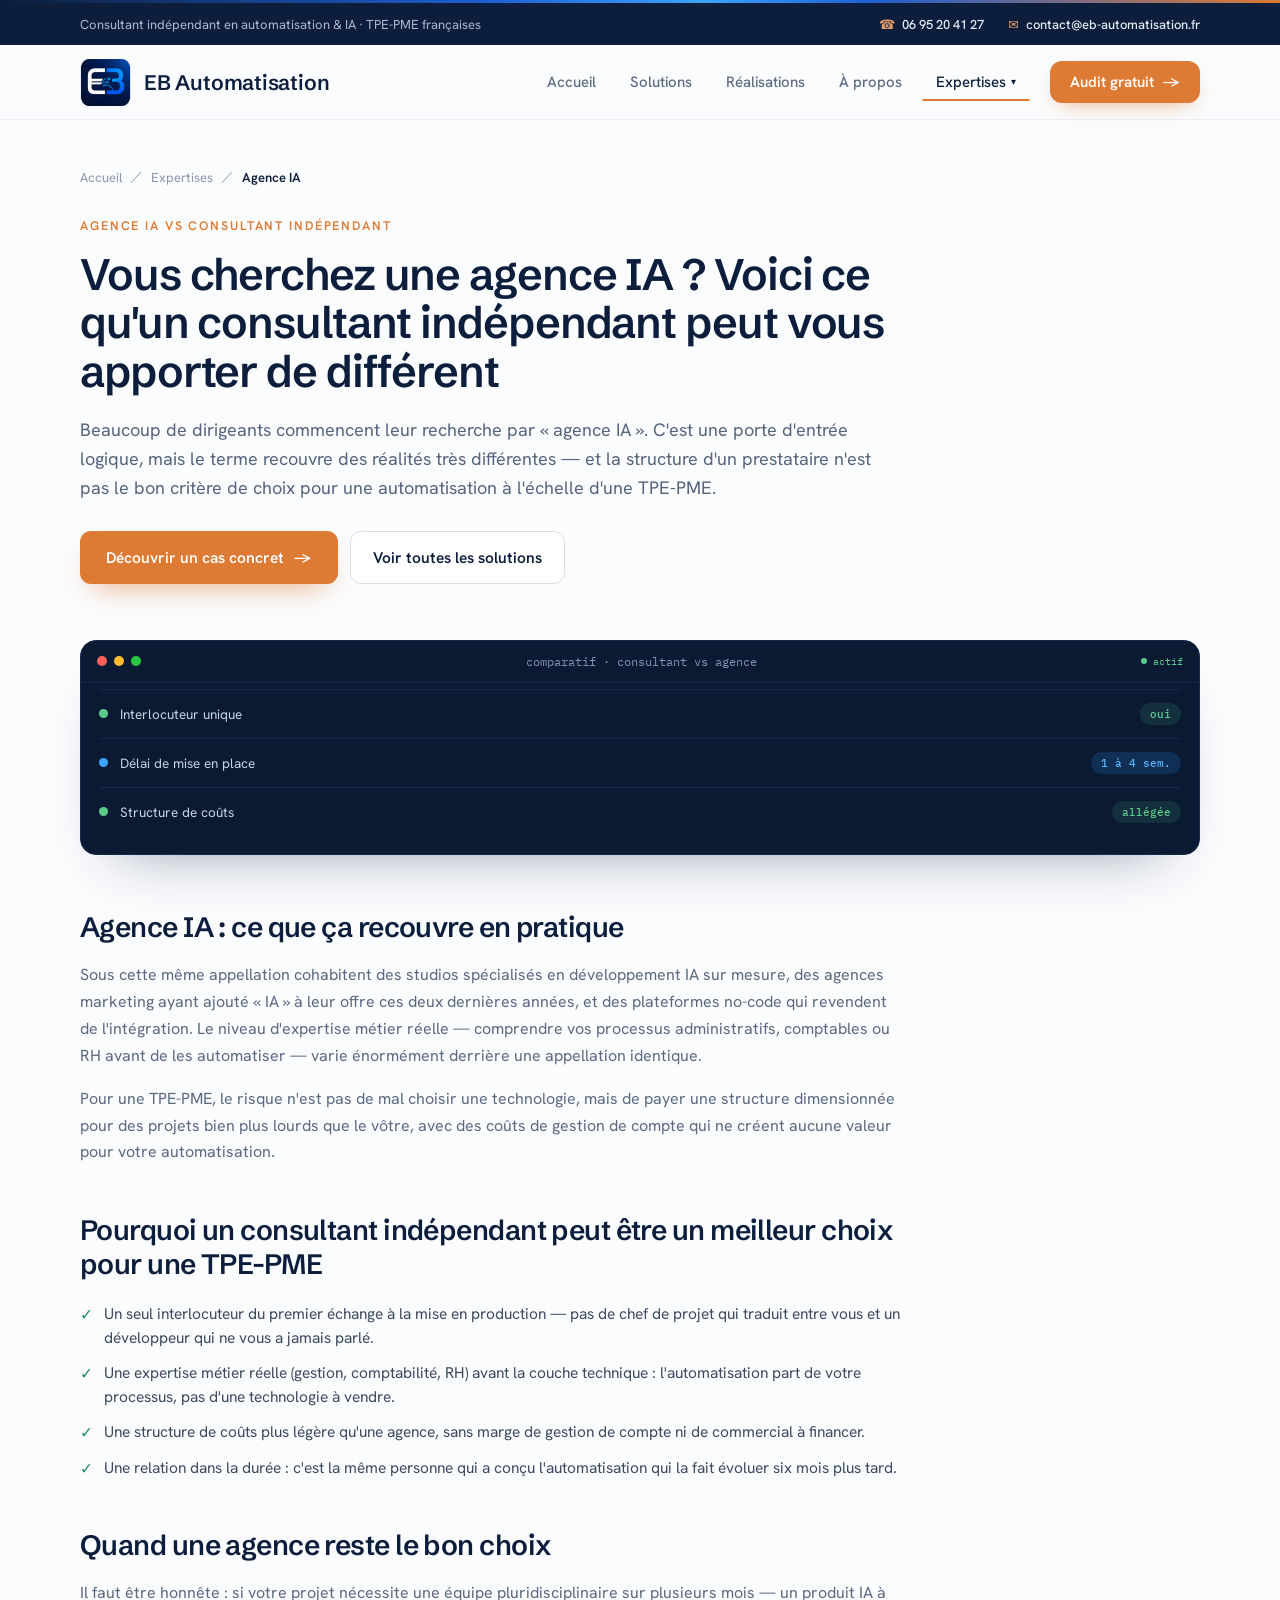
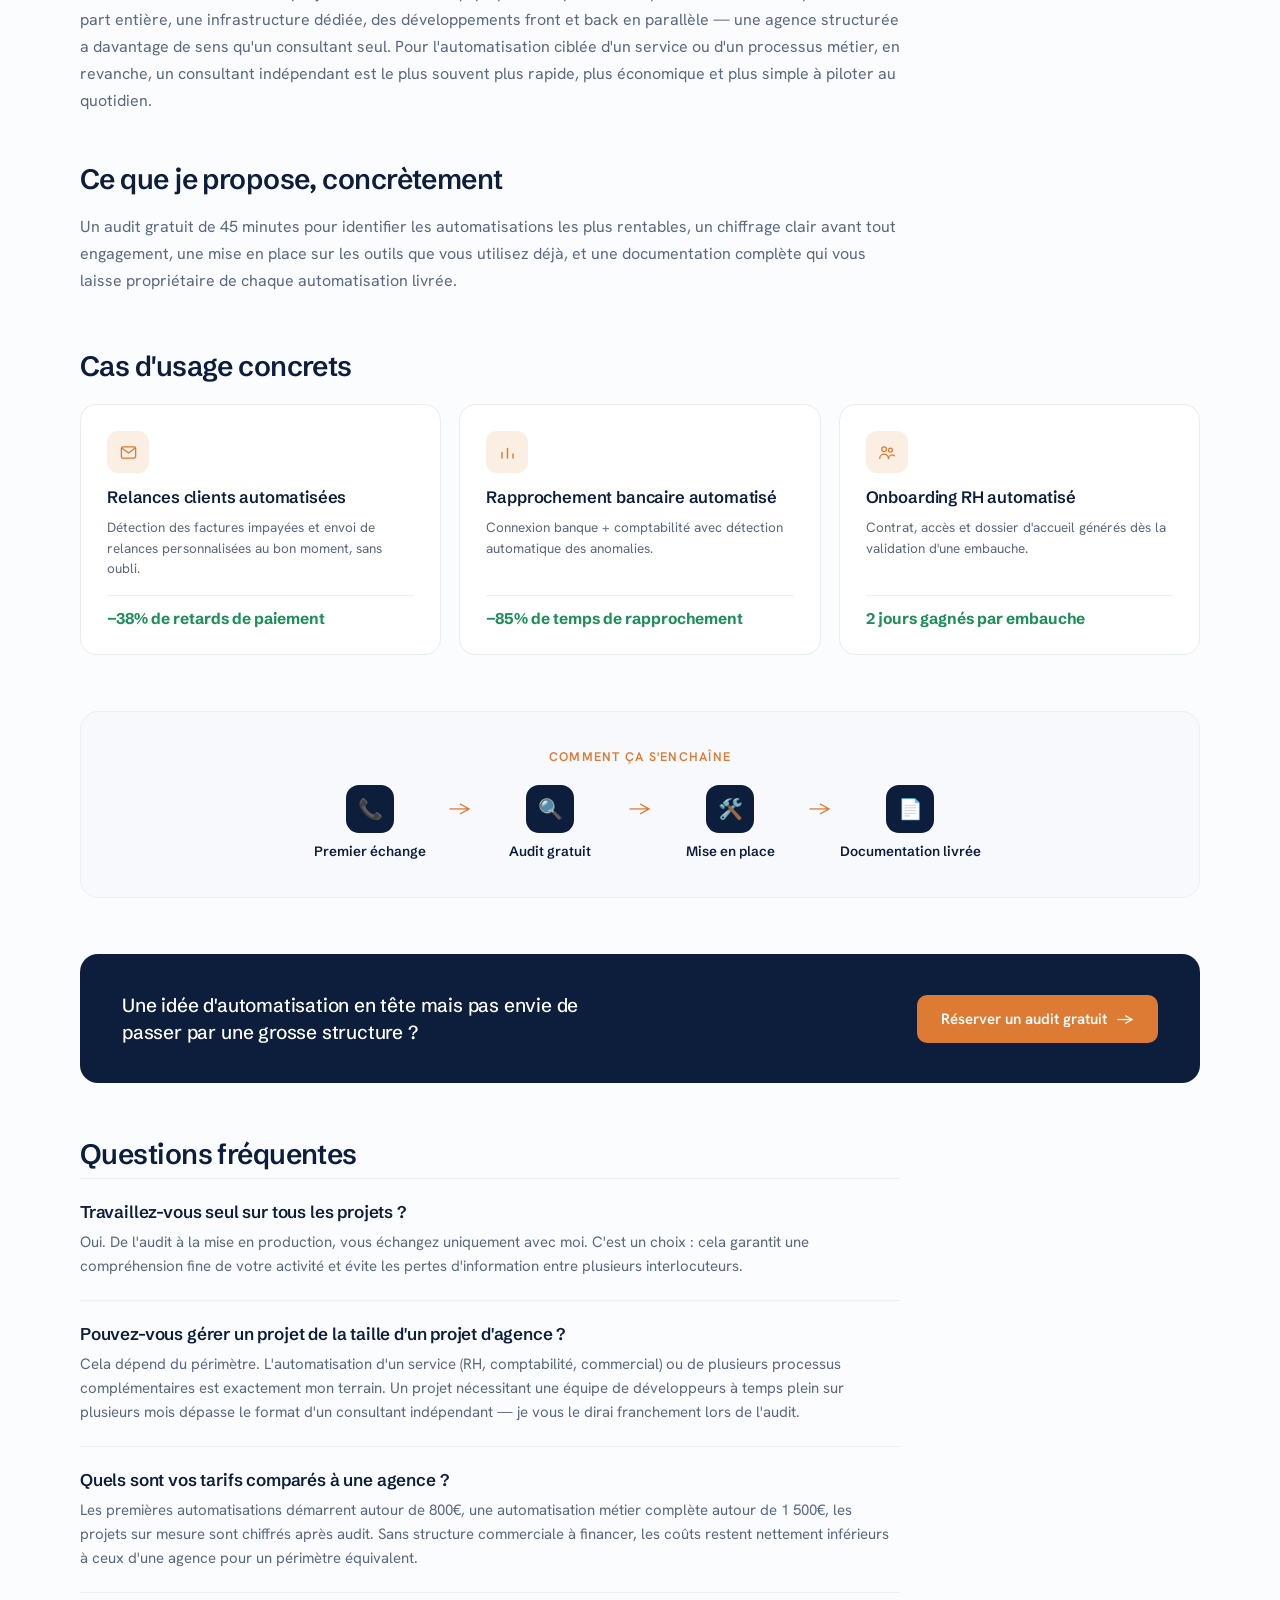
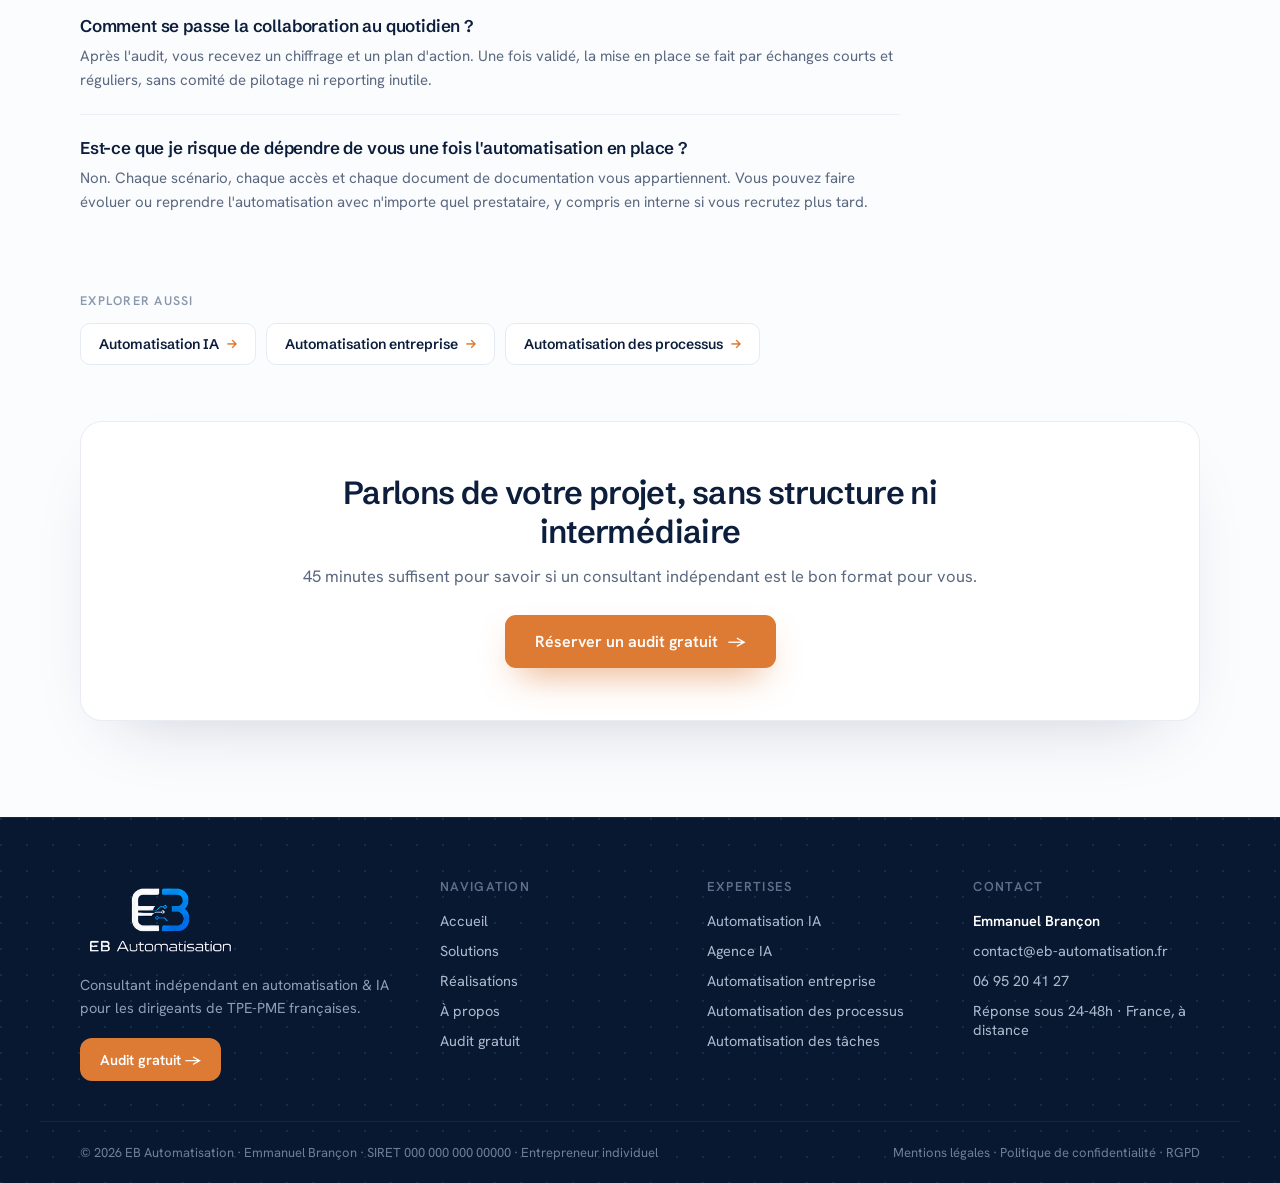
<file: site/agence-ia.html>
<!DOCTYPE html>
<html lang="fr">
<head>
<meta charset="utf-8">
<meta name="viewport" content="width=device-width, initial-scale=1">
<meta name="robots" content="index, follow">
<link rel="icon" type="image/png" href="assets/images/eb-icon.png">
<meta property="og:type" content="website">
<meta property="og:site_name" content="EB Automatisation">
<meta property="og:title" content="Agence IA vs consultant indépendant | EB Automatisation">
<meta property="og:description" content="Agence IA ou consultant indépendant ? Comprendre les différences pour choisir le bon prestataire d'automatisation pour votre PME.">
<meta property="og:image" content="assets/images/uploads/156c3b91-a695-438b-b9d7-6828e90ea7ac.png">
<meta property="og:locale" content="fr_FR">
<meta name="twitter:card" content="summary_large_image">
<meta name="twitter:title" content="Agence IA vs consultant indépendant | EB Automatisation">
<meta name="twitter:description" content="Comprendre les différences pour choisir le bon prestataire d'automatisation pour votre PME.">
<meta name="twitter:image" content="assets/images/uploads/156c3b91-a695-438b-b9d7-6828e90ea7ac.png">
<title>Agence IA vs consultant indépendant | EB Automatisation</title>
<meta name="description" content="Agence IA ou consultant indépendant ? Comprendre les différences pour choisir le bon prestataire d'automatisation pour votre PME.">
<link rel="canonical" href="agence-ia.html">
<link rel="preconnect" href="https://fonts.googleapis.com">
<link rel="preconnect" href="https://fonts.gstatic.com" crossorigin>
<link href="https://fonts.googleapis.com/css2?family=Schibsted+Grotesk:wght@400;500;600;700&amp;family=Hanken+Grotesk:wght@400;500;600;700&amp;family=IBM+Plex+Mono:wght@400;500&amp;display=swap" rel="stylesheet">
<link rel="stylesheet" href="assets/css/tokens.css">
<link rel="stylesheet" href="assets/css/layout.css">
<link rel="stylesheet" href="assets/css/typography.css">
<link rel="stylesheet" href="assets/css/components.css">
<link rel="stylesheet" href="assets/css/animations.css">
<link rel="stylesheet" href="assets/css/utilities.css">
<link rel="stylesheet" href="assets/css/pages/pillar.css">
<script type="application/ld+json">
{
  "@context": "https://schema.org",
  "@type": "Article",
  "headline": "Vous cherchez une agence IA ? Voici ce qu'un consultant indépendant peut vous apporter de différent",
  "description": "Agence IA ou consultant indépendant ? Comprendre les différences pour choisir le bon prestataire d'automatisation pour votre PME.",
  "author": { "@type": "Organization", "name": "EB Automatisation" },
  "publisher": {
    "@type": "Organization",
    "name": "EB Automatisation",
    "logo": { "@type": "ImageObject", "url": "assets/images/eb-icon.png" }
  },
  "mainEntityOfPage": { "@type": "WebPage", "@id": "agence-ia.html" },
  "inLanguage": "fr-FR"
}
</script>
<script type="application/ld+json">
{
  "@context": "https://schema.org",
  "@type": "FAQPage",
  "mainEntity": [
    { "@type": "Question", "name": "Travaillez-vous seul sur tous les projets ?", "acceptedAnswer": { "@type": "Answer", "text": "Oui. De l'audit à la mise en production, vous échangez uniquement avec moi. C'est un choix : cela garantit une compréhension fine de votre activité et évite les pertes d'information entre plusieurs interlocuteurs." } },
    { "@type": "Question", "name": "Pouvez-vous gérer un projet de la taille d'un projet d'agence ?", "acceptedAnswer": { "@type": "Answer", "text": "Cela dépend du périmètre. L'automatisation d'un service (RH, comptabilité, commercial) ou de plusieurs processus complémentaires est exactement mon terrain. Un projet nécessitant une équipe de développeurs à temps plein sur plusieurs mois dépasse le format d'un consultant indépendant — je vous le dirai franchement lors de l'audit." } },
    { "@type": "Question", "name": "Quels sont vos tarifs comparés à une agence ?", "acceptedAnswer": { "@type": "Answer", "text": "Les premières automatisations démarrent autour de 800€, une automatisation métier complète autour de 1 500€, les projets sur mesure sont chiffrés après audit. Sans structure commerciale à financer, les coûts restent nettement inférieurs à ceux d'une agence pour un périmètre équivalent." } },
    { "@type": "Question", "name": "Comment se passe la collaboration au quotidien ?", "acceptedAnswer": { "@type": "Answer", "text": "Après l'audit, vous recevez un chiffrage et un plan d'action. Une fois validé, la mise en place se fait par échanges courts et réguliers, sans comité de pilotage ni reporting inutile." } },
    { "@type": "Question", "name": "Est-ce que je risque de dépendre de vous une fois l'automatisation en place ?", "acceptedAnswer": { "@type": "Answer", "text": "Non. Chaque scénario, chaque accès et chaque document de documentation vous appartiennent. Vous pouvez faire évoluer ou reprendre l'automatisation avec n'importe quel prestataire, y compris en interne si vous recrutez plus tard." } }
  ]
}
</script>
</head>
<body>

<div class="techno-bar"></div>
<div class="topbar">
  <div class="topbar__inner">
    <div class="topbar__label">Consultant indépendant en automatisation &amp; IA · TPE-PME françaises</div>
    <div class="topbar__links">
      <a href="tel:+33695204127"><span>☎</span> 06 95 20 41 27</a>
      <a href="mailto:contact@eb-automatisation.fr"><span>✉</span> contact@eb-automatisation.fr</a>
    </div>
  </div>
</div>

<header class="site-header">
  <div class="site-header__row">
    <a href="index.html" class="brand" aria-label="EB Automatisation — retour à l'accueil">
      <img src="assets/images/eb-icon.png" alt="EB Automatisation" width="51" height="51">
      <span class="brand__name">EB Automatisation</span>
    </a>
    <button class="menu-toggle" type="button" aria-label="Ouvrir le menu" aria-expanded="false" data-menu-toggle>
      <span class="menu-toggle__bar"></span>
      <span class="menu-toggle__bar"></span>
      <span class="menu-toggle__bar"></span>
    </button>
    <nav class="site-nav">
      <a href="index.html" class="site-nav__link">Accueil</a>
      <a href="solutions.html" class="site-nav__link">Solutions</a>
      <a href="realisations.html" class="site-nav__link">Réalisations</a>
      <a href="apropos.html" class="site-nav__link">À propos</a>
      <div class="nav-dropdown" data-dropdown>
        <button class="nav-dropdown__trigger is-active" type="button" aria-haspopup="true" aria-expanded="false" data-dropdown-trigger>
          Expertises <span class="nav-dropdown__arrow">▾</span>
        </button>
        <div class="nav-dropdown__panel" data-dropdown-panel hidden>
          <a class="nav-dropdown__item" href="automatisation-ia.html">
            <span class="nav-dropdown__item-label">Automatisation IA</span>
            <span class="nav-dropdown__item-desc">Ce que l'IA change concrètement</span>
          </a>
          <a class="nav-dropdown__item" href="agence-ia.html">
            <span class="nav-dropdown__item-label">Agence IA vs consultant indépendant</span>
            <span class="nav-dropdown__item-desc">Comprendre les options</span>
          </a>
          <a class="nav-dropdown__item" href="automatisation-entreprise.html">
            <span class="nav-dropdown__item-label">Automatisation entreprise</span>
            <span class="nav-dropdown__item-desc">Par où commencer</span>
          </a>
          <a class="nav-dropdown__item" href="automatisation-processus.html">
            <span class="nav-dropdown__item-label">Automatisation des processus</span>
            <span class="nav-dropdown__item-desc">Cartographier et orchestrer</span>
          </a>
          <a class="nav-dropdown__item" href="automatisation-taches.html">
            <span class="nav-dropdown__item-label">Automatisation des tâches</span>
            <span class="nav-dropdown__item-desc">Les premiers gains rapides</span>
          </a>
        </div>
      </div>
      <a href="audit.html" class="nav-cta">Audit gratuit <span>→</span></a>
    </nav>
  </div>
</header>

<main>
  <div class="pillar-wrap">

    <!-- breadcrumb -->
    <nav class="pillar-breadcrumb" aria-label="Fil d'Ariane">
      <a href="index.html">Accueil</a>
      <span>／</span>
      <a href="solutions.html">Expertises</a>
      <span>／</span>
      <span class="pillar-breadcrumb__current">Agence IA</span>
    </nav>

    <!-- hero -->
    <div class="pillar-hero">
      <div class="eyebrow pillar-hero__eyebrow">Agence IA vs consultant indépendant</div>
      <h1>Vous cherchez une agence IA ? Voici ce qu'un consultant indépendant peut vous apporter de différent</h1>
      <p class="pillar-hero__intro">Beaucoup de dirigeants commencent leur recherche par « agence IA ». C'est une porte d'entrée logique, mais le terme recouvre des réalités très différentes — et la structure d'un prestataire n'est pas le bon critère de choix pour une automatisation à l'échelle d'une TPE-PME.</p>
      <div class="pillar-hero__actions">
        <a href="realisations.html" class="btn btn-primary">Découvrir un cas concret <span>→</span></a>
        <a href="solutions.html" class="btn btn-secondary">Voir toutes les solutions</a>
      </div>
    </div>

    <!-- mockup visuel -->
    <div class="pillar-mock">
      <div class="pillar-mock__titlebar">
        <div class="pillar-mock__dots"><span style="background:#FF5F57;"></span><span style="background:#FEBC2E;"></span><span style="background:#28C840;"></span></div>
        <span class="pillar-mock__file">comparatif · consultant vs agence</span>
        <span class="pillar-mock__live"><span class="pillar-mock__live-dot"></span>actif</span>
      </div>
      <div class="pillar-mock__body">
        <div class="pillar-mock__row"><span class="pillar-mock__dot" style="background:#5BCB8B;"></span><span class="pillar-mock__label">Interlocuteur unique</span><span class="pillar-mock__val" style="color:#5BCB8B;background:rgba(91,203,139,.12);">oui</span></div>
        <div class="pillar-mock__row"><span class="pillar-mock__dot" style="background:#3BA5FF;"></span><span class="pillar-mock__label">Délai de mise en place</span><span class="pillar-mock__val" style="color:#5BB6FF;background:rgba(46,155,255,.16);">1 à 4 sem.</span></div>
        <div class="pillar-mock__row"><span class="pillar-mock__dot" style="background:#5BCB8B;"></span><span class="pillar-mock__label">Structure de coûts</span><span class="pillar-mock__val" style="color:#5BCB8B;background:rgba(91,203,139,.12);">allégée</span></div>
      </div>
    </div>

    <!-- sections -->
    <div class="pillar-section">
      <h2>Agence IA : ce que ça recouvre en pratique</h2>
      <p>Sous cette même appellation cohabitent des studios spécialisés en développement IA sur mesure, des agences marketing ayant ajouté « IA » à leur offre ces deux dernières années, et des plateformes no-code qui revendent de l'intégration. Le niveau d'expertise métier réelle — comprendre vos processus administratifs, comptables ou RH avant de les automatiser — varie énormément derrière une appellation identique.</p>
      <p>Pour une TPE-PME, le risque n'est pas de mal choisir une technologie, mais de payer une structure dimensionnée pour des projets bien plus lourds que le vôtre, avec des coûts de gestion de compte qui ne créent aucune valeur pour votre automatisation.</p>
    </div>

    <div class="pillar-section">
      <h2>Pourquoi un consultant indépendant peut être un meilleur choix pour une TPE-PME</h2>
      <div class="pillar-section__list">
        <div class="pillar-section__list-item"><span>✓</span>Un seul interlocuteur du premier échange à la mise en production — pas de chef de projet qui traduit entre vous et un développeur qui ne vous a jamais parlé.</div>
        <div class="pillar-section__list-item"><span>✓</span>Une expertise métier réelle (gestion, comptabilité, RH) avant la couche technique : l'automatisation part de votre processus, pas d'une technologie à vendre.</div>
        <div class="pillar-section__list-item"><span>✓</span>Une structure de coûts plus légère qu'une agence, sans marge de gestion de compte ni de commercial à financer.</div>
        <div class="pillar-section__list-item"><span>✓</span>Une relation dans la durée : c'est la même personne qui a conçu l'automatisation qui la fait évoluer six mois plus tard.</div>
      </div>
    </div>

    <div class="pillar-section">
      <h2>Quand une agence reste le bon choix</h2>
      <p>Il faut être honnête : si votre projet nécessite une équipe pluridisciplinaire sur plusieurs mois — un produit IA à part entière, une infrastructure dédiée, des développements front et back en parallèle — une agence structurée a davantage de sens qu'un consultant seul. Pour l'automatisation ciblée d'un service ou d'un processus métier, en revanche, un consultant indépendant est le plus souvent plus rapide, plus économique et plus simple à piloter au quotidien.</p>
    </div>

    <div class="pillar-section">
      <h2>Ce que je propose, concrètement</h2>
      <p>Un audit gratuit de 45 minutes pour identifier les automatisations les plus rentables, un chiffrage clair avant tout engagement, une mise en place sur les outils que vous utilisez déjà, et une documentation complète qui vous laisse propriétaire de chaque automatisation livrée.</p>
    </div>

    <!-- cas d'usage -->
    <div class="pillar-usecases">
      <h2>Cas d'usage concrets</h2>
      <div class="pillar-usecases__grid">
        <div class="pillar-usecase">
          <div class="pillar-usecase__icon"><svg width="19" height="19" viewBox="0 0 24 24" fill="none" stroke="currentColor" stroke-width="1.6" stroke-linecap="round" stroke-linejoin="round"><rect x="3" y="5" width="18" height="14" rx="2"></rect><path d="M4 6.5l8 6 8-6"></path></svg></div>
          <h3>Relances clients automatisées</h3>
          <p>Détection des factures impayées et envoi de relances personnalisées au bon moment, sans oubli.</p>
          <div class="pillar-usecase__gain">−38% de retards de paiement</div>
        </div>
        <div class="pillar-usecase">
          <div class="pillar-usecase__icon"><svg width="19" height="19" viewBox="0 0 24 24" fill="none" stroke="currentColor" stroke-width="1.8" stroke-linecap="round"><line x1="5" y1="19" x2="5" y2="12"></line><line x1="12" y1="19" x2="12" y2="7"></line><line x1="19" y1="19" x2="19" y2="14"></line></svg></div>
          <h3>Rapprochement bancaire automatisé</h3>
          <p>Connexion banque + comptabilité avec détection automatique des anomalies.</p>
          <div class="pillar-usecase__gain">−85% de temps de rapprochement</div>
        </div>
        <div class="pillar-usecase">
          <div class="pillar-usecase__icon"><svg width="19" height="19" viewBox="0 0 24 24" fill="none" stroke="currentColor" stroke-width="1.6" stroke-linecap="round" stroke-linejoin="round"><circle cx="9" cy="8" r="3"></circle><circle cx="17" cy="9" r="2.4"></circle><path d="M3.5 19.5a5.5 5.5 0 0 1 11 0"></path><path d="M14.5 19.5a4.5 4.5 0 0 1 7.5-3.3"></path></svg></div>
          <h3>Onboarding RH automatisé</h3>
          <p>Contrat, accès et dossier d'accueil générés dès la validation d'une embauche.</p>
          <div class="pillar-usecase__gain">2 jours gagnés par embauche</div>
        </div>
      </div>
    </div>

    <!-- flow diagram -->
    <div class="pillar-flow">
      <div class="pillar-flow__label">Comment ça s'enchaîne</div>
      <div class="pillar-flow__row">
        <div class="pillar-flow__step"><span class="pillar-flow__icon">📞</span><span class="pillar-flow__step-label">Premier échange</span></div>
        <span class="pillar-flow__arrow">→</span>
        <div class="pillar-flow__step"><span class="pillar-flow__icon">🔍</span><span class="pillar-flow__step-label">Audit gratuit</span></div>
        <span class="pillar-flow__arrow">→</span>
        <div class="pillar-flow__step"><span class="pillar-flow__icon">🛠️</span><span class="pillar-flow__step-label">Mise en place</span></div>
        <span class="pillar-flow__arrow">→</span>
        <div class="pillar-flow__step"><span class="pillar-flow__icon">📄</span><span class="pillar-flow__step-label">Documentation livrée</span></div>
      </div>
    </div>

    <!-- mid CTA -->
    <div class="pillar-mid-cta">
      <p>Une idée d'automatisation en tête mais pas envie de passer par une grosse structure ?</p>
      <a href="audit.html" class="btn btn-primary">Réserver un audit gratuit <span>→</span></a>
    </div>

    <!-- FAQ -->
    <div class="pillar-faq">
      <h2>Questions fréquentes</h2>
      <div class="pillar-faq__item">
        <h3>Travaillez-vous seul sur tous les projets ?</h3>
        <p>Oui. De l'audit à la mise en production, vous échangez uniquement avec moi. C'est un choix : cela garantit une compréhension fine de votre activité et évite les pertes d'information entre plusieurs interlocuteurs.</p>
      </div>
      <div class="pillar-faq__item">
        <h3>Pouvez-vous gérer un projet de la taille d'un projet d'agence ?</h3>
        <p>Cela dépend du périmètre. L'automatisation d'un service (RH, comptabilité, commercial) ou de plusieurs processus complémentaires est exactement mon terrain. Un projet nécessitant une équipe de développeurs à temps plein sur plusieurs mois dépasse le format d'un consultant indépendant — je vous le dirai franchement lors de l'audit.</p>
      </div>
      <div class="pillar-faq__item">
        <h3>Quels sont vos tarifs comparés à une agence ?</h3>
        <p>Les premières automatisations démarrent autour de 800€, une automatisation métier complète autour de 1 500€, les projets sur mesure sont chiffrés après audit. Sans structure commerciale à financer, les coûts restent nettement inférieurs à ceux d'une agence pour un périmètre équivalent.</p>
      </div>
      <div class="pillar-faq__item">
        <h3>Comment se passe la collaboration au quotidien ?</h3>
        <p>Après l'audit, vous recevez un chiffrage et un plan d'action. Une fois validé, la mise en place se fait par échanges courts et réguliers, sans comité de pilotage ni reporting inutile.</p>
      </div>
      <div class="pillar-faq__item">
        <h3>Est-ce que je risque de dépendre de vous une fois l'automatisation en place ?</h3>
        <p>Non. Chaque scénario, chaque accès et chaque document de documentation vous appartiennent. Vous pouvez faire évoluer ou reprendre l'automatisation avec n'importe quel prestataire, y compris en interne si vous recrutez plus tard.</p>
      </div>
    </div>

    <!-- explorer aussi -->
    <div class="pillar-related">
      <div class="pillar-related__label">Explorer aussi</div>
      <div class="pillar-related__list">
        <a href="automatisation-ia.html" class="pillar-related__pill">Automatisation IA <span>→</span></a>
        <a href="automatisation-entreprise.html" class="pillar-related__pill">Automatisation entreprise <span>→</span></a>
        <a href="automatisation-processus.html" class="pillar-related__pill">Automatisation des processus <span>→</span></a>
      </div>
    </div>

    <!-- CTA final -->
    <div class="pillar-final-cta">
      <h2>Parlons de votre projet, sans structure ni intermédiaire</h2>
      <p>45 minutes suffisent pour savoir si un consultant indépendant est le bon format pour vous.</p>
      <a href="audit.html" class="btn btn-primary">Réserver un audit gratuit <span>→</span></a>
    </div>

  </div>
</main>

<footer class="site-footer">
  <div class="site-footer__grid">
    <div>
      <div class="site-footer__logo"><img src="assets/images/uploads/156c3b91-a695-438b-b9d7-6828e90ea7ac.png" alt="EB Automatisation" width="180" height="77"></div>
      <p class="site-footer__desc">Consultant indépendant en automatisation &amp; IA pour les dirigeants de TPE-PME françaises.</p>
      <a href="audit.html" class="site-footer__cta">Audit gratuit →</a>
    </div>
    <div>
      <div class="site-footer__heading">Navigation</div>
      <div class="site-footer__links">
        <a href="index.html">Accueil</a>
        <a href="solutions.html">Solutions</a>
        <a href="realisations.html">Réalisations</a>
        <a href="apropos.html">À propos</a>
        <a href="audit.html">Audit gratuit</a>
      </div>
    </div>
    <div>
      <div class="site-footer__heading">Expertises</div>
      <div class="site-footer__links">
        <a href="automatisation-ia.html">Automatisation IA</a>
        <a href="agence-ia.html">Agence IA</a>
        <a href="automatisation-entreprise.html">Automatisation entreprise</a>
        <a href="automatisation-processus.html">Automatisation des processus</a>
        <a href="automatisation-taches.html">Automatisation des tâches</a>
      </div>
    </div>
    <div>
      <div class="site-footer__heading">Contact</div>
      <div class="site-footer__contact">
        <span class="site-footer__contact-name">Emmanuel Brançon</span>
        <a href="mailto:contact@eb-automatisation.fr">contact@eb-automatisation.fr</a>
        <a href="tel:+33695204127">06 95 20 41 27</a>
        <span>Réponse sous 24-48h · France, à distance</span>
      </div>
    </div>
  </div>
  <div class="site-footer__bottom">
    <span>© 2026 EB Automatisation · Emmanuel Brançon · SIRET 000 000 000 00000 · Entrepreneur individuel</span>
    <span>Mentions légales · Politique de confidentialité · RGPD</span>
  </div>
</footer>

<script src="assets/js/main.js"></script>
</body>
</html>
</file>
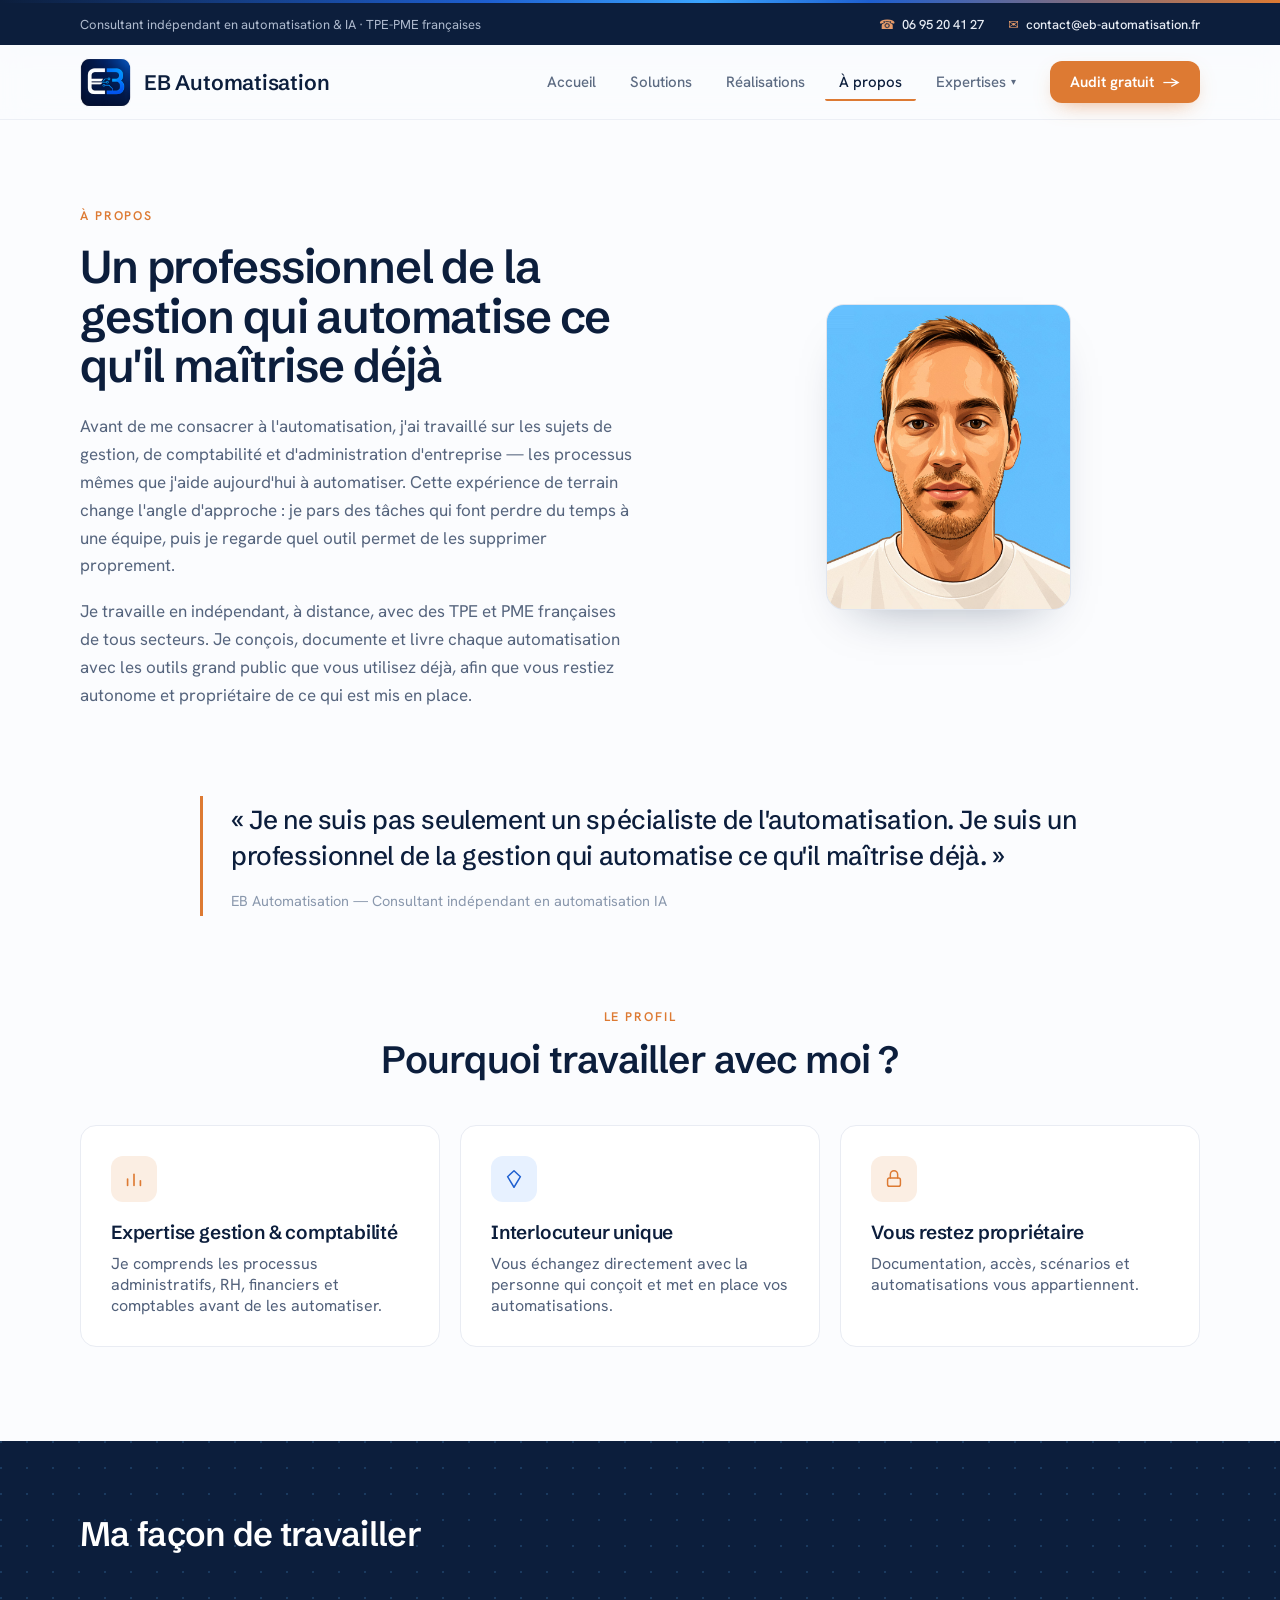
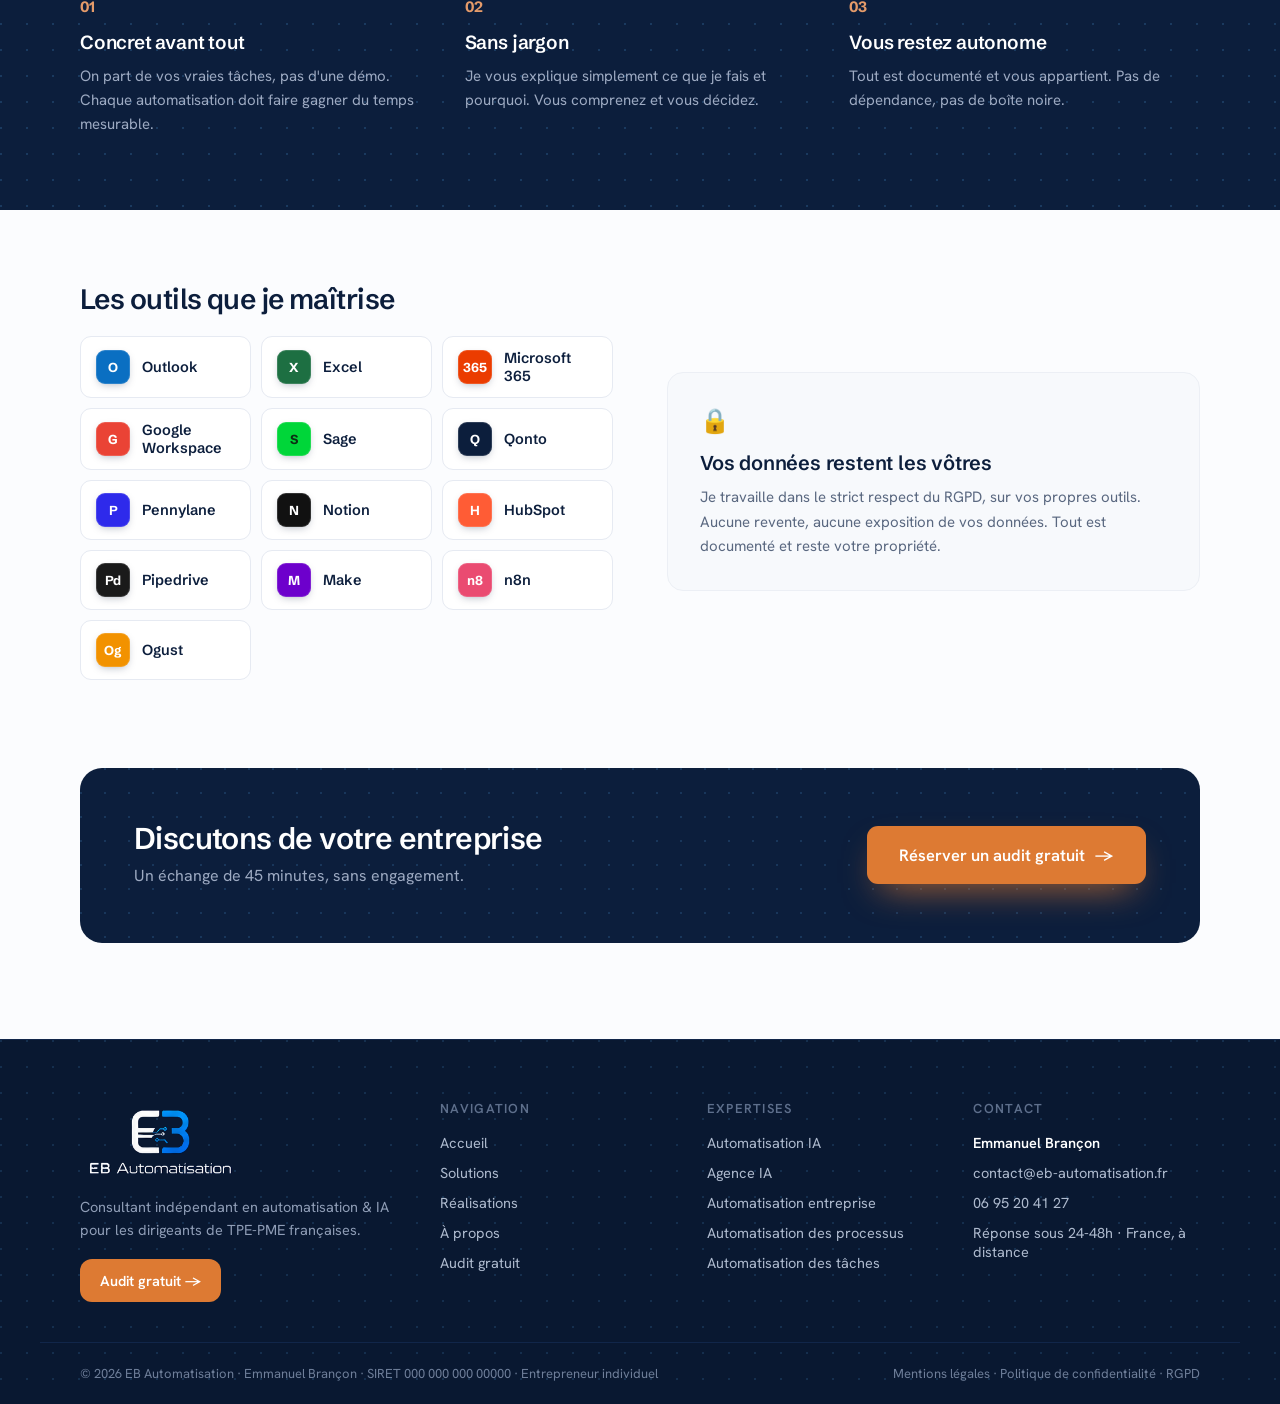
<file: site/apropos.html>
<!DOCTYPE html>
<html lang="fr">
<head>
<meta charset="utf-8">
<meta name="viewport" content="width=device-width, initial-scale=1">
<meta name="robots" content="index, follow">
<link rel="icon" type="image/png" href="assets/images/eb-icon.png">
<meta property="og:type" content="website">
<meta property="og:site_name" content="EB Automatisation">
<meta property="og:title" content="À propos — EB Automatisation">
<meta property="og:description" content="Emmanuel Brançon, consultant indépendant en automatisation & IA pour les TPE-PME françaises.">
<meta property="og:image" content="assets/images/uploads/156c3b91-a695-438b-b9d7-6828e90ea7ac.png">
<meta property="og:locale" content="fr_FR">
<meta name="twitter:card" content="summary_large_image">
<meta name="twitter:title" content="À propos — EB Automatisation">
<meta name="twitter:description" content="Un professionnel de la gestion qui automatise ce qu'il maîtrise déjà.">
<meta name="twitter:image" content="assets/images/uploads/156c3b91-a695-438b-b9d7-6828e90ea7ac.png">
<title>À propos — EB Automatisation</title>
<meta name="description" content="Emmanuel Brançon, consultant indépendant en automatisation IA pour les TPE-PME françaises. Expertise gestion & comptabilité, vous restez propriétaire de vos outils.">
<link rel="canonical" href="apropos.html">
<link rel="preconnect" href="https://fonts.googleapis.com">
<link rel="preconnect" href="https://fonts.gstatic.com" crossorigin>
<link href="https://fonts.googleapis.com/css2?family=Schibsted+Grotesk:wght@400;500;600;700&amp;family=Hanken+Grotesk:wght@400;500;600;700&amp;family=IBM+Plex+Mono:wght@400;500&amp;display=swap" rel="stylesheet">
<link rel="stylesheet" href="assets/css/tokens.css">
<link rel="stylesheet" href="assets/css/layout.css">
<link rel="stylesheet" href="assets/css/typography.css">
<link rel="stylesheet" href="assets/css/components.css">
<link rel="stylesheet" href="assets/css/animations.css">
<link rel="stylesheet" href="assets/css/utilities.css">
<link rel="stylesheet" href="assets/css/pages/apropos.css">
</head>
<body>

<div class="techno-bar"></div>
<div class="topbar">
  <div class="topbar__inner">
    <div class="topbar__label">Consultant indépendant en automatisation &amp; IA · TPE-PME françaises</div>
    <div class="topbar__links">
      <a href="tel:+33695204127"><span>☎</span> 06 95 20 41 27</a>
      <a href="mailto:contact@eb-automatisation.fr"><span>✉</span> contact@eb-automatisation.fr</a>
    </div>
  </div>
</div>

<header class="site-header">
  <div class="site-header__row">
    <a href="index.html" class="brand" aria-label="EB Automatisation — retour à l'accueil">
      <img src="assets/images/eb-icon.png" alt="EB Automatisation" width="51" height="51">
      <span class="brand__name">EB Automatisation</span>
    </a>
    <button class="menu-toggle" type="button" aria-label="Ouvrir le menu" aria-expanded="false" data-menu-toggle>
      <span class="menu-toggle__bar"></span>
      <span class="menu-toggle__bar"></span>
      <span class="menu-toggle__bar"></span>
    </button>
    <nav class="site-nav">
      <a href="index.html" class="site-nav__link">Accueil</a>
      <a href="solutions.html" class="site-nav__link">Solutions</a>
      <a href="realisations.html" class="site-nav__link">Réalisations</a>
      <a href="apropos.html" class="site-nav__link is-active">À propos</a>
      <div class="nav-dropdown" data-dropdown>
        <button class="nav-dropdown__trigger" type="button" aria-haspopup="true" aria-expanded="false" data-dropdown-trigger>
          Expertises <span class="nav-dropdown__arrow">▾</span>
        </button>
        <div class="nav-dropdown__panel" data-dropdown-panel hidden>
          <a class="nav-dropdown__item" href="automatisation-ia.html">
            <span class="nav-dropdown__item-label">Automatisation IA</span>
            <span class="nav-dropdown__item-desc">Ce que l'IA change concrètement</span>
          </a>
          <a class="nav-dropdown__item" href="agence-ia.html">
            <span class="nav-dropdown__item-label">Agence IA vs consultant indépendant</span>
            <span class="nav-dropdown__item-desc">Comprendre les options</span>
          </a>
          <a class="nav-dropdown__item" href="automatisation-entreprise.html">
            <span class="nav-dropdown__item-label">Automatisation entreprise</span>
            <span class="nav-dropdown__item-desc">Par où commencer</span>
          </a>
          <a class="nav-dropdown__item" href="automatisation-processus.html">
            <span class="nav-dropdown__item-label">Automatisation des processus</span>
            <span class="nav-dropdown__item-desc">Cartographier et orchestrer</span>
          </a>
          <a class="nav-dropdown__item" href="automatisation-taches.html">
            <span class="nav-dropdown__item-label">Automatisation des tâches</span>
            <span class="nav-dropdown__item-desc">Les premiers gains rapides</span>
          </a>
        </div>
      </div>
      <a href="audit.html" class="nav-cta">Audit gratuit <span>→</span></a>
    </nav>
  </div>
</header>

<main>

  <!-- hero 2 colonnes + photo -->
  <div class="apropos-hero">
    <div class="apropos-hero__text">
      <div class="eyebrow" style="margin-bottom:18px;">À propos</div>
      <h1>Un professionnel de la gestion qui automatise ce qu'il maîtrise déjà</h1>
      <p>Avant de me consacrer à l'automatisation, j'ai travaillé sur les sujets de gestion, de comptabilité et d'administration d'entreprise — les processus mêmes que j'aide aujourd'hui à automatiser. Cette expérience de terrain change l'angle d'approche : je pars des tâches qui font perdre du temps à une équipe, puis je regarde quel outil permet de les supprimer proprement.</p>
      <p>Je travaille en indépendant, à distance, avec des TPE et PME françaises de tous secteurs. Je conçois, documente et livre chaque automatisation avec les outils grand public que vous utilisez déjà, afin que vous restiez autonome et propriétaire de ce qui est mis en place.</p>
    </div>
    <div class="apropos-hero__photo">
      <div class="apropos-hero__photo-frame">
        <img src="assets/images/uploads/emmanuelavatar.png" alt="Emmanuel — EB Automatisation">
      </div>
    </div>
  </div>

  <!-- citation en exergue -->
  <section class="section" style="padding:18px 40px 10px;">
    <blockquote class="apropos-quote">
      <p>« Je ne suis pas seulement un spécialiste de l'automatisation. Je suis un professionnel de la gestion qui automatise ce qu'il maîtrise déjà. »</p>
      <footer>EB Automatisation — Consultant indépendant en automatisation IA</footer>
    </blockquote>
  </section>

  <!-- pourquoi moi -->
  <section class="section">
    <div class="section-head">
      <span class="eyebrow">Le profil</span>
      <h2 style="max-width:680px;margin:0 auto;">Pourquoi travailler avec moi ?</h2>
    </div>
    <div class="grid grid-3">
      <div class="card differentiators__card">
        <div class="icon-tile icon-tile--a"><svg width="22" height="22" viewBox="0 0 24 24" fill="none" stroke="currentColor" stroke-width="1.8" stroke-linecap="round"><line x1="5" y1="19" x2="5" y2="12"></line><line x1="12" y1="19" x2="12" y2="7"></line><line x1="19" y1="19" x2="19" y2="14"></line></svg></div>
        <h3>Expertise gestion &amp; comptabilité</h3>
        <p>Je comprends les processus administratifs, RH, financiers et comptables avant de les automatiser.</p>
      </div>
      <div class="card differentiators__card">
        <div class="icon-tile icon-tile--b"><svg width="22" height="22" viewBox="0 0 24 24" fill="none" stroke="currentColor" stroke-width="1.6" stroke-linejoin="round"><path d="M12 3l7 6.5L12 21 5 9.5z"></path></svg></div>
        <h3>Interlocuteur unique</h3>
        <p>Vous échangez directement avec la personne qui conçoit et met en place vos automatisations.</p>
      </div>
      <div class="card differentiators__card">
        <div class="icon-tile icon-tile--a"><svg width="22" height="22" viewBox="0 0 24 24" fill="none" stroke="currentColor" stroke-width="1.6" stroke-linecap="round" stroke-linejoin="round"><rect x="5" y="11" width="14" height="9" rx="2"></rect><path d="M8 11V7a4 4 0 0 1 8 0v4"></path></svg></div>
        <h3>Vous restez propriétaire</h3>
        <p>Documentation, accès, scénarios et automatisations vous appartiennent.</p>
      </div>
    </div>
  </section>

  <!-- ma façon de travailler -->
  <section class="values-band">
    <div class="values-band__inner">
      <h2>Ma façon de travailler</h2>
      <div class="values-band__grid">
        <div class="value-item">
          <div class="value-item__n">01</div>
          <h3>Concret avant tout</h3>
          <p>On part de vos vraies tâches, pas d'une démo. Chaque automatisation doit faire gagner du temps mesurable.</p>
        </div>
        <div class="value-item">
          <div class="value-item__n">02</div>
          <h3>Sans jargon</h3>
          <p>Je vous explique simplement ce que je fais et pourquoi. Vous comprenez et vous décidez.</p>
        </div>
        <div class="value-item">
          <div class="value-item__n">03</div>
          <h3>Vous restez autonome</h3>
          <p>Tout est documenté et vous appartient. Pas de dépendance, pas de boîte noire.</p>
        </div>
      </div>
    </div>
  </section>

  <!-- outils + RGPD -->
  <section class="section" style="padding:74px 40px 24px;">
    <div class="apropos-tools">
      <div>
        <h2>Les outils que je maîtrise</h2>
        <div class="tool-chip-grid">
          <div class="tool-chip"><span class="tool-chip__abbr" style="background:#0A6FC2;color:#fff;">O</span>Outlook</div>
          <div class="tool-chip"><span class="tool-chip__abbr" style="background:#1D6F42;color:#fff;">X</span>Excel</div>
          <div class="tool-chip"><span class="tool-chip__abbr" style="background:#EB3C00;color:#fff;">365</span>Microsoft 365</div>
          <div class="tool-chip"><span class="tool-chip__abbr" style="background:#EA4335;color:#fff;">G</span>Google Workspace</div>
          <div class="tool-chip"><span class="tool-chip__abbr" style="background:#00D639;color:#0C2E14;">S</span>Sage</div>
          <div class="tool-chip"><span class="tool-chip__abbr" style="background:#0C1E3C;color:#fff;">Q</span>Qonto</div>
          <div class="tool-chip"><span class="tool-chip__abbr" style="background:#2E2AEB;color:#fff;">P</span>Pennylane</div>
          <div class="tool-chip"><span class="tool-chip__abbr" style="background:#111111;color:#fff;">N</span>Notion</div>
          <div class="tool-chip"><span class="tool-chip__abbr" style="background:#FF5C35;color:#fff;">H</span>HubSpot</div>
          <div class="tool-chip"><span class="tool-chip__abbr" style="background:#1A1A1A;color:#fff;">Pd</span>Pipedrive</div>
          <div class="tool-chip"><span class="tool-chip__abbr" style="background:#6D00CC;color:#fff;">M</span>Make</div>
          <div class="tool-chip"><span class="tool-chip__abbr" style="background:#EA4B71;color:#fff;">n8</span>n8n</div>
          <div class="tool-chip"><span class="tool-chip__abbr" style="background:#F29200;color:#fff;">Og</span>Ogust</div>
        </div>
      </div>
      <div class="rgpd-card">
        <div class="rgpd-card__icon">🔒</div>
        <h3>Vos données restent les vôtres</h3>
        <p>Je travaille dans le strict respect du RGPD, sur vos propres outils. Aucune revente, aucune exposition de vos données. Tout est documenté et reste votre propriété.</p>
      </div>
    </div>
  </section>

  <!-- CTA final -->
  <section class="section final-cta-section">
    <div class="cta-dotted">
      <div class="cta-dotted__text">
        <h2 style="font-size:30px;margin-bottom:8px;">Discutons de votre entreprise</h2>
        <p>Un échange de 45 minutes, sans engagement.</p>
      </div>
      <a href="audit.html" class="btn btn-primary">Réserver un audit gratuit <span>→</span></a>
    </div>
  </section>

</main>

<footer class="site-footer">
  <div class="site-footer__grid">
    <div>
      <div class="site-footer__logo"><img src="assets/images/uploads/156c3b91-a695-438b-b9d7-6828e90ea7ac.png" alt="EB Automatisation" width="180" height="77"></div>
      <p class="site-footer__desc">Consultant indépendant en automatisation &amp; IA pour les dirigeants de TPE-PME françaises.</p>
      <a href="audit.html" class="site-footer__cta">Audit gratuit →</a>
    </div>
    <div>
      <div class="site-footer__heading">Navigation</div>
      <div class="site-footer__links">
        <a href="index.html">Accueil</a>
        <a href="solutions.html">Solutions</a>
        <a href="realisations.html">Réalisations</a>
        <a href="apropos.html">À propos</a>
        <a href="audit.html">Audit gratuit</a>
      </div>
    </div>
    <div>
      <div class="site-footer__heading">Expertises</div>
      <div class="site-footer__links">
        <a href="automatisation-ia.html">Automatisation IA</a>
        <a href="agence-ia.html">Agence IA</a>
        <a href="automatisation-entreprise.html">Automatisation entreprise</a>
        <a href="automatisation-processus.html">Automatisation des processus</a>
        <a href="automatisation-taches.html">Automatisation des tâches</a>
      </div>
    </div>
    <div>
      <div class="site-footer__heading">Contact</div>
      <div class="site-footer__contact">
        <span class="site-footer__contact-name">Emmanuel Brançon</span>
        <a href="mailto:contact@eb-automatisation.fr">contact@eb-automatisation.fr</a>
        <a href="tel:+33695204127">06 95 20 41 27</a>
        <span>Réponse sous 24-48h · France, à distance</span>
      </div>
    </div>
  </div>
  <div class="site-footer__bottom">
    <span>© 2026 EB Automatisation · Emmanuel Brançon · SIRET 000 000 000 00000 · Entrepreneur individuel</span>
    <span>Mentions légales · Politique de confidentialité · RGPD</span>
  </div>
</footer>

<script src="assets/js/main.js"></script>
</body>
</html>
</file>
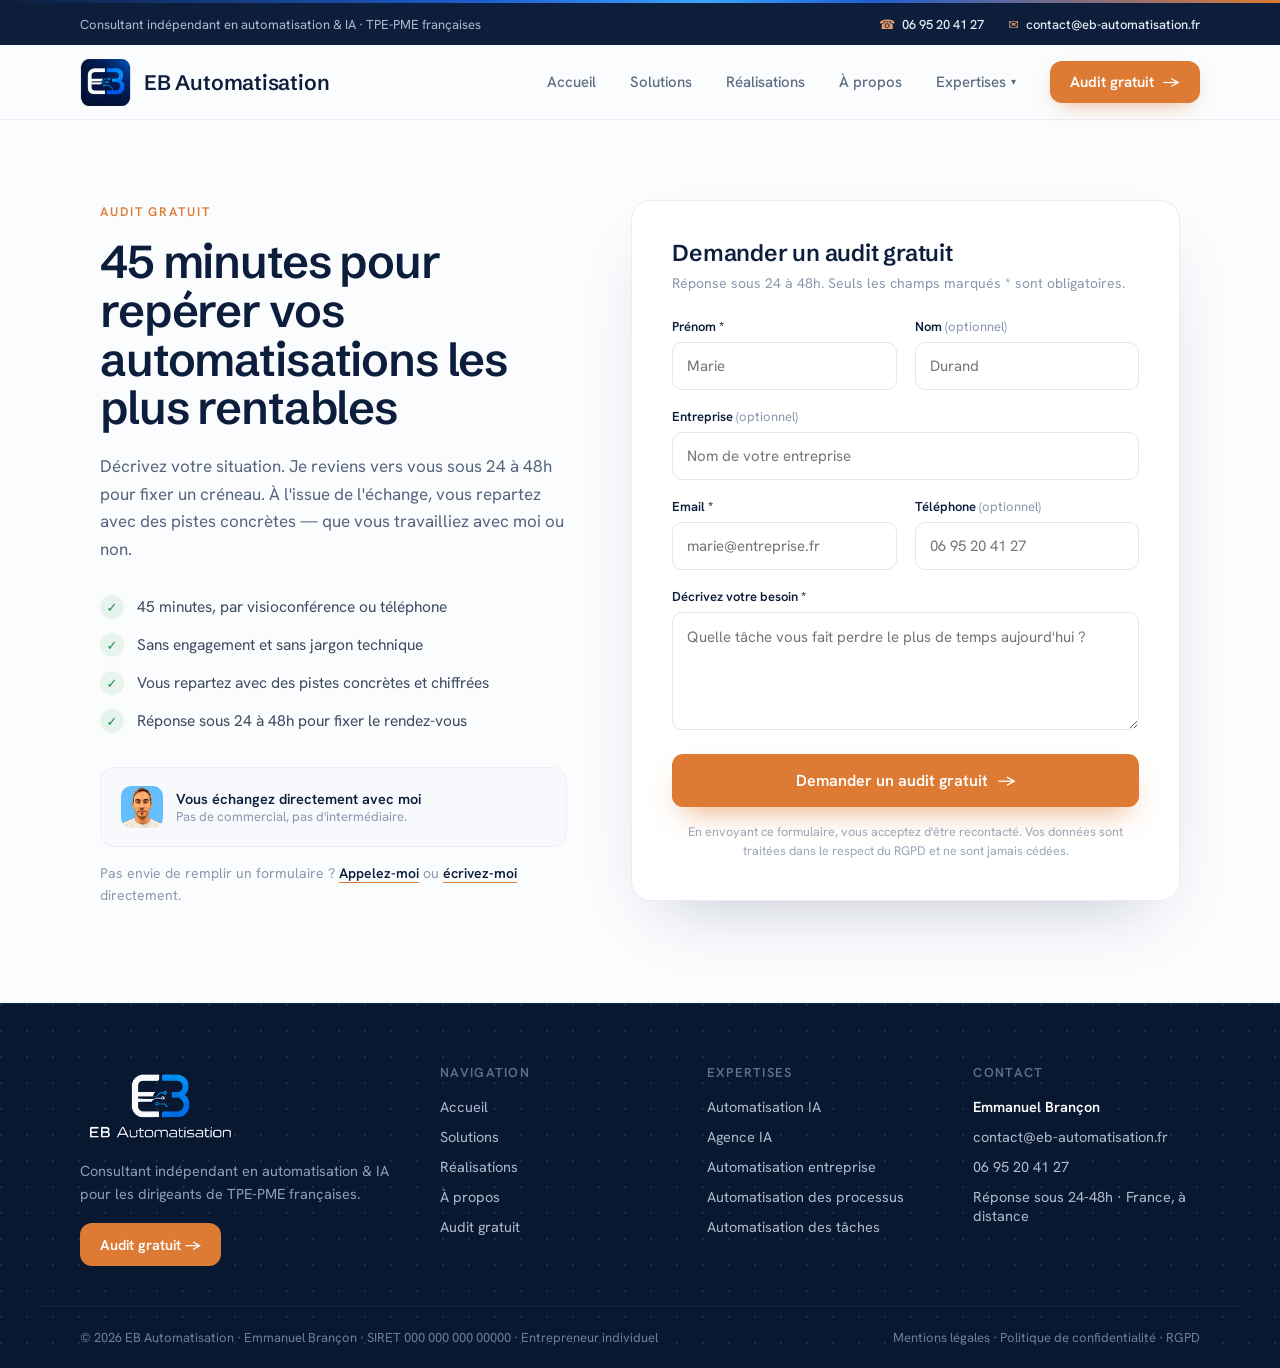
<file: site/audit.html>
<!DOCTYPE html>
<html lang="fr">
<head>
<meta charset="utf-8">
<meta name="viewport" content="width=device-width, initial-scale=1">
<meta name="robots" content="index, follow">
<link rel="icon" type="image/png" href="assets/images/eb-icon.png">
<meta property="og:type" content="website">
<meta property="og:site_name" content="EB Automatisation">
<meta property="og:title" content="Audit gratuit — EB Automatisation">
<meta property="og:description" content="45 minutes pour repérer vos automatisations les plus rentables. Réponse sous 24 à 48h pour fixer un créneau.">
<meta property="og:image" content="assets/images/uploads/156c3b91-a695-438b-b9d7-6828e90ea7ac.png">
<meta property="og:locale" content="fr_FR">
<meta name="twitter:card" content="summary_large_image">
<meta name="twitter:title" content="Audit gratuit — EB Automatisation">
<meta name="twitter:description" content="45 minutes, sans engagement. Repartez avec des pistes d'automatisation concrètes.">
<meta name="twitter:image" content="assets/images/uploads/156c3b91-a695-438b-b9d7-6828e90ea7ac.png">
<title>Audit gratuit — EB Automatisation</title>
<meta name="description" content="45 minutes pour repérer vos automatisations les plus rentables. Décrivez votre situation, réponse sous 24 à 48h pour fixer un créneau.">
<link rel="canonical" href="audit.html">
<link rel="preconnect" href="https://fonts.googleapis.com">
<link rel="preconnect" href="https://fonts.gstatic.com" crossorigin>
<link href="https://fonts.googleapis.com/css2?family=Schibsted+Grotesk:wght@400;500;600;700&amp;family=Hanken+Grotesk:wght@400;500;600;700&amp;family=IBM+Plex+Mono:wght@400;500&amp;display=swap" rel="stylesheet">
<link rel="stylesheet" href="assets/css/tokens.css">
<link rel="stylesheet" href="assets/css/layout.css">
<link rel="stylesheet" href="assets/css/typography.css">
<link rel="stylesheet" href="assets/css/components.css">
<link rel="stylesheet" href="assets/css/animations.css">
<link rel="stylesheet" href="assets/css/utilities.css">
<link rel="stylesheet" href="assets/css/pages/audit.css">
</head>
<body>

<div class="techno-bar"></div>
<div class="topbar">
  <div class="topbar__inner">
    <div class="topbar__label">Consultant indépendant en automatisation &amp; IA · TPE-PME françaises</div>
    <div class="topbar__links">
      <a href="tel:+33695204127"><span>☎</span> 06 95 20 41 27</a>
      <a href="mailto:contact@eb-automatisation.fr"><span>✉</span> contact@eb-automatisation.fr</a>
    </div>
  </div>
</div>

<header class="site-header">
  <div class="site-header__row">
    <a href="index.html" class="brand" aria-label="EB Automatisation — retour à l'accueil">
      <img src="assets/images/eb-icon.png" alt="EB Automatisation" width="51" height="51">
      <span class="brand__name">EB Automatisation</span>
    </a>
    <button class="menu-toggle" type="button" aria-label="Ouvrir le menu" aria-expanded="false" data-menu-toggle>
      <span class="menu-toggle__bar"></span>
      <span class="menu-toggle__bar"></span>
      <span class="menu-toggle__bar"></span>
    </button>
    <nav class="site-nav">
      <a href="index.html" class="site-nav__link">Accueil</a>
      <a href="solutions.html" class="site-nav__link">Solutions</a>
      <a href="realisations.html" class="site-nav__link">Réalisations</a>
      <a href="apropos.html" class="site-nav__link">À propos</a>
      <div class="nav-dropdown" data-dropdown>
        <button class="nav-dropdown__trigger" type="button" aria-haspopup="true" aria-expanded="false" data-dropdown-trigger>
          Expertises <span class="nav-dropdown__arrow">▾</span>
        </button>
        <div class="nav-dropdown__panel" data-dropdown-panel hidden>
          <a class="nav-dropdown__item" href="automatisation-ia.html">
            <span class="nav-dropdown__item-label">Automatisation IA</span>
            <span class="nav-dropdown__item-desc">Ce que l'IA change concrètement</span>
          </a>
          <a class="nav-dropdown__item" href="agence-ia.html">
            <span class="nav-dropdown__item-label">Agence IA vs consultant indépendant</span>
            <span class="nav-dropdown__item-desc">Comprendre les options</span>
          </a>
          <a class="nav-dropdown__item" href="automatisation-entreprise.html">
            <span class="nav-dropdown__item-label">Automatisation entreprise</span>
            <span class="nav-dropdown__item-desc">Par où commencer</span>
          </a>
          <a class="nav-dropdown__item" href="automatisation-processus.html">
            <span class="nav-dropdown__item-label">Automatisation des processus</span>
            <span class="nav-dropdown__item-desc">Cartographier et orchestrer</span>
          </a>
          <a class="nav-dropdown__item" href="automatisation-taches.html">
            <span class="nav-dropdown__item-label">Automatisation des tâches</span>
            <span class="nav-dropdown__item-desc">Les premiers gains rapides</span>
          </a>
        </div>
      </div>
      <a href="audit.html" class="nav-cta">Audit gratuit <span>→</span></a>
    </nav>
  </div>
</header>

<main>
  <div class="audit-layout">

    <!-- colonne gauche (sticky) -->
    <div class="audit-side">
      <div class="eyebrow audit-side__eyebrow">Audit gratuit</div>
      <h1>45 minutes pour repérer vos automatisations les plus rentables</h1>
      <p class="audit-side__lead">Décrivez votre situation. Je reviens vers vous sous 24 à 48h pour fixer un créneau. À l'issue de l'échange, vous repartez avec des pistes concrètes — que vous travailliez avec moi ou non.</p>

      <div class="audit-points">
        <div class="audit-point"><span class="audit-point__check">✓</span><span class="audit-point__text">45 minutes, par visioconférence ou téléphone</span></div>
        <div class="audit-point"><span class="audit-point__check">✓</span><span class="audit-point__text">Sans engagement et sans jargon technique</span></div>
        <div class="audit-point"><span class="audit-point__check">✓</span><span class="audit-point__text">Vous repartez avec des pistes concrètes et chiffrées</span></div>
        <div class="audit-point"><span class="audit-point__check">✓</span><span class="audit-point__text">Réponse sous 24 à 48h pour fixer le rendez-vous</span></div>
      </div>

      <div class="audit-avatar-card">
        <span class="audit-avatar-card__img"><img src="assets/images/uploads/emmanuelavatar.png" alt="Emmanuel"></span>
        <div>
          <div class="audit-avatar-card__name">Vous échangez directement avec moi</div>
          <div class="audit-avatar-card__sub">Pas de commercial, pas d'intermédiaire.</div>
        </div>
      </div>

      <div class="audit-alt-contact">Pas envie de remplir un formulaire ? <a href="tel:+33695204127">Appelez-moi</a> ou <a href="mailto:contact@eb-automatisation.fr">écrivez-moi</a> directement.</div>
    </div>

    <!-- colonne droite : formulaire / succès -->
    <div>
      <form id="audit-form" class="audit-form" novalidate>
        <h2>Demander un audit gratuit</h2>
        <p class="audit-form__intro">Réponse sous 24 à 48h. Seuls les champs marqués * sont obligatoires.</p>

        <div class="audit-form__grid">
          <div class="audit-form__row">
            <label class="audit-form__label" for="f-prenom">Prénom *</label>
            <input class="audit-form__input" type="text" id="f-prenom" name="prenom" autocomplete="given-name" placeholder="Marie">
            <span class="audit-form__error">Merci d'indiquer votre prénom.</span>
          </div>
          <div class="audit-form__row">
            <label class="audit-form__label" for="f-nom">Nom <span class="audit-form__optional">(optionnel)</span></label>
            <input class="audit-form__input" type="text" id="f-nom" name="nom" autocomplete="family-name" placeholder="Durand">
          </div>
          <div class="audit-form__row audit-form__row--full">
            <label class="audit-form__label" for="f-entreprise">Entreprise <span class="audit-form__optional">(optionnel)</span></label>
            <input class="audit-form__input" type="text" id="f-entreprise" name="entreprise" autocomplete="organization" placeholder="Nom de votre entreprise">
          </div>
          <div class="audit-form__row">
            <label class="audit-form__label" for="f-email">Email *</label>
            <input class="audit-form__input" type="email" id="f-email" name="email" autocomplete="email" placeholder="marie@entreprise.fr">
            <span class="audit-form__error">Merci d'indiquer une adresse email valide.</span>
          </div>
          <div class="audit-form__row">
            <label class="audit-form__label" for="f-tel">Téléphone <span class="audit-form__optional">(optionnel)</span></label>
            <input class="audit-form__input" type="tel" id="f-tel" name="telephone" autocomplete="tel" placeholder="06 95 20 41 27">
          </div>
          <div class="audit-form__row audit-form__row--full">
            <label class="audit-form__label" for="f-besoin">Décrivez votre besoin *</label>
            <textarea class="audit-form__textarea" id="f-besoin" name="besoin" rows="4" placeholder="Quelle tâche vous fait perdre le plus de temps aujourd'hui ?"></textarea>
            <span class="audit-form__error">Merci de décrire brièvement votre besoin.</span>
          </div>
        </div>

        <button type="submit" class="btn btn-primary audit-form__submit">Demander un audit gratuit <span>→</span></button>
        <p class="audit-form__disclaimer">En envoyant ce formulaire, vous acceptez d'être recontacté. Vos données sont traitées dans le respect du RGPD et ne sont jamais cédées.</p>
      </form>

      <div id="audit-success" class="audit-success" hidden>
        <div class="audit-success__icon"><svg width="26" height="26" viewBox="0 0 24 24" fill="none" stroke="currentColor" stroke-width="2" stroke-linecap="round" stroke-linejoin="round"><path d="M5 12.5l4.5 4.5L19 7"></path></svg></div>
        <h2>Demande bien reçue<span id="audit-success-name"></span> !</h2>
        <p class="audit-success__desc">Je reviens vers vous par email sous 24 à 48h pour convenir d'un créneau de 45 minutes.</p>

        <div class="calendly-placeholder">
          <div class="calendly-placeholder__icon">📅</div>
          <p class="calendly-placeholder__desc">La prise de rendez-vous en ligne (Calendly) sera connectée prochainement.</p>
          <span class="btn-disabled" aria-disabled="true">Choisir mon créneau sur Calendly <span>→</span></span>
        </div>

        <div class="audit-success__tiles">
          <a href="tel:+33695204127" class="audit-success__tile">
            <svg width="22" height="22" viewBox="0 0 24 24" fill="none" stroke="#0C1E3C" stroke-width="1.6" stroke-linecap="round" stroke-linejoin="round"><path d="M5 4h4l1.5 4.5-2 1.5a11 11 0 0 0 5.5 5.5l1.5-2 4.5 1.5v4a2 2 0 0 1-2 2c-8 0-14-6-14-14a2 2 0 0 1 2-2z"></path></svg>
            <span>06 95 20 41 27</span>
          </a>
          <a href="mailto:contact@eb-automatisation.fr" class="audit-success__tile">
            <svg width="22" height="22" viewBox="0 0 24 24" fill="none" stroke="#0C1E3C" stroke-width="1.6" stroke-linecap="round" stroke-linejoin="round"><rect x="3" y="5" width="18" height="14" rx="2"></rect><path d="M4 6.5l8 6 8-6"></path></svg>
            <span>Écrire un email</span>
          </a>
        </div>

        <a href="index.html" id="audit-back" class="audit-success__back">← Retour à l'accueil</a>
      </div>
    </div>

  </div>
</main>

<footer class="site-footer">
  <div class="site-footer__grid">
    <div>
      <div class="site-footer__logo"><img src="assets/images/uploads/156c3b91-a695-438b-b9d7-6828e90ea7ac.png" alt="EB Automatisation" width="180" height="77"></div>
      <p class="site-footer__desc">Consultant indépendant en automatisation &amp; IA pour les dirigeants de TPE-PME françaises.</p>
      <a href="audit.html" class="site-footer__cta">Audit gratuit →</a>
    </div>
    <div>
      <div class="site-footer__heading">Navigation</div>
      <div class="site-footer__links">
        <a href="index.html">Accueil</a>
        <a href="solutions.html">Solutions</a>
        <a href="realisations.html">Réalisations</a>
        <a href="apropos.html">À propos</a>
        <a href="audit.html">Audit gratuit</a>
      </div>
    </div>
    <div>
      <div class="site-footer__heading">Expertises</div>
      <div class="site-footer__links">
        <a href="automatisation-ia.html">Automatisation IA</a>
        <a href="agence-ia.html">Agence IA</a>
        <a href="automatisation-entreprise.html">Automatisation entreprise</a>
        <a href="automatisation-processus.html">Automatisation des processus</a>
        <a href="automatisation-taches.html">Automatisation des tâches</a>
      </div>
    </div>
    <div>
      <div class="site-footer__heading">Contact</div>
      <div class="site-footer__contact">
        <span class="site-footer__contact-name">Emmanuel Brançon</span>
        <a href="mailto:contact@eb-automatisation.fr">contact@eb-automatisation.fr</a>
        <a href="tel:+33695204127">06 95 20 41 27</a>
        <span>Réponse sous 24-48h · France, à distance</span>
      </div>
    </div>
  </div>
  <div class="site-footer__bottom">
    <span>© 2026 EB Automatisation · Emmanuel Brançon · SIRET 000 000 000 00000 · Entrepreneur individuel</span>
    <span>Mentions légales · Politique de confidentialité · RGPD</span>
  </div>
</footer>

<script src="assets/js/main.js"></script>
<script src="assets/js/audit.js"></script>
</body>
</html>
</file>
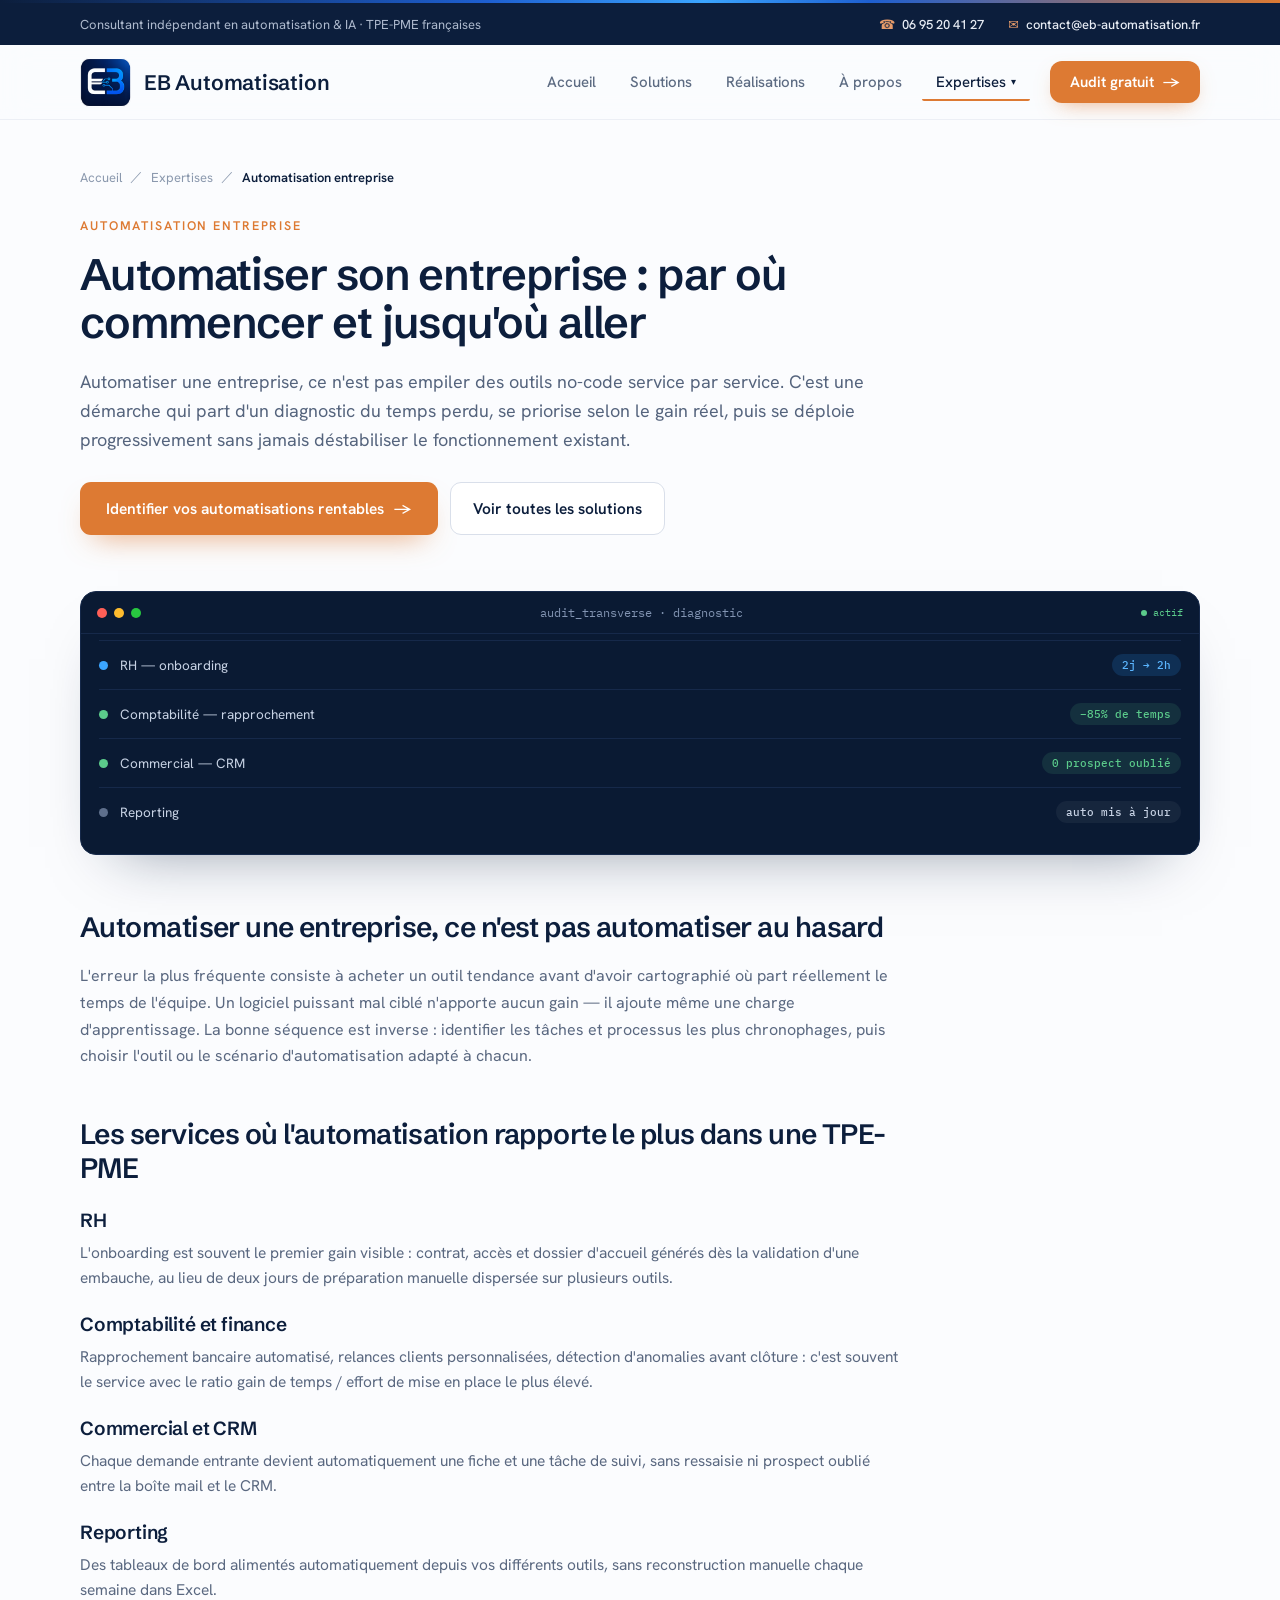
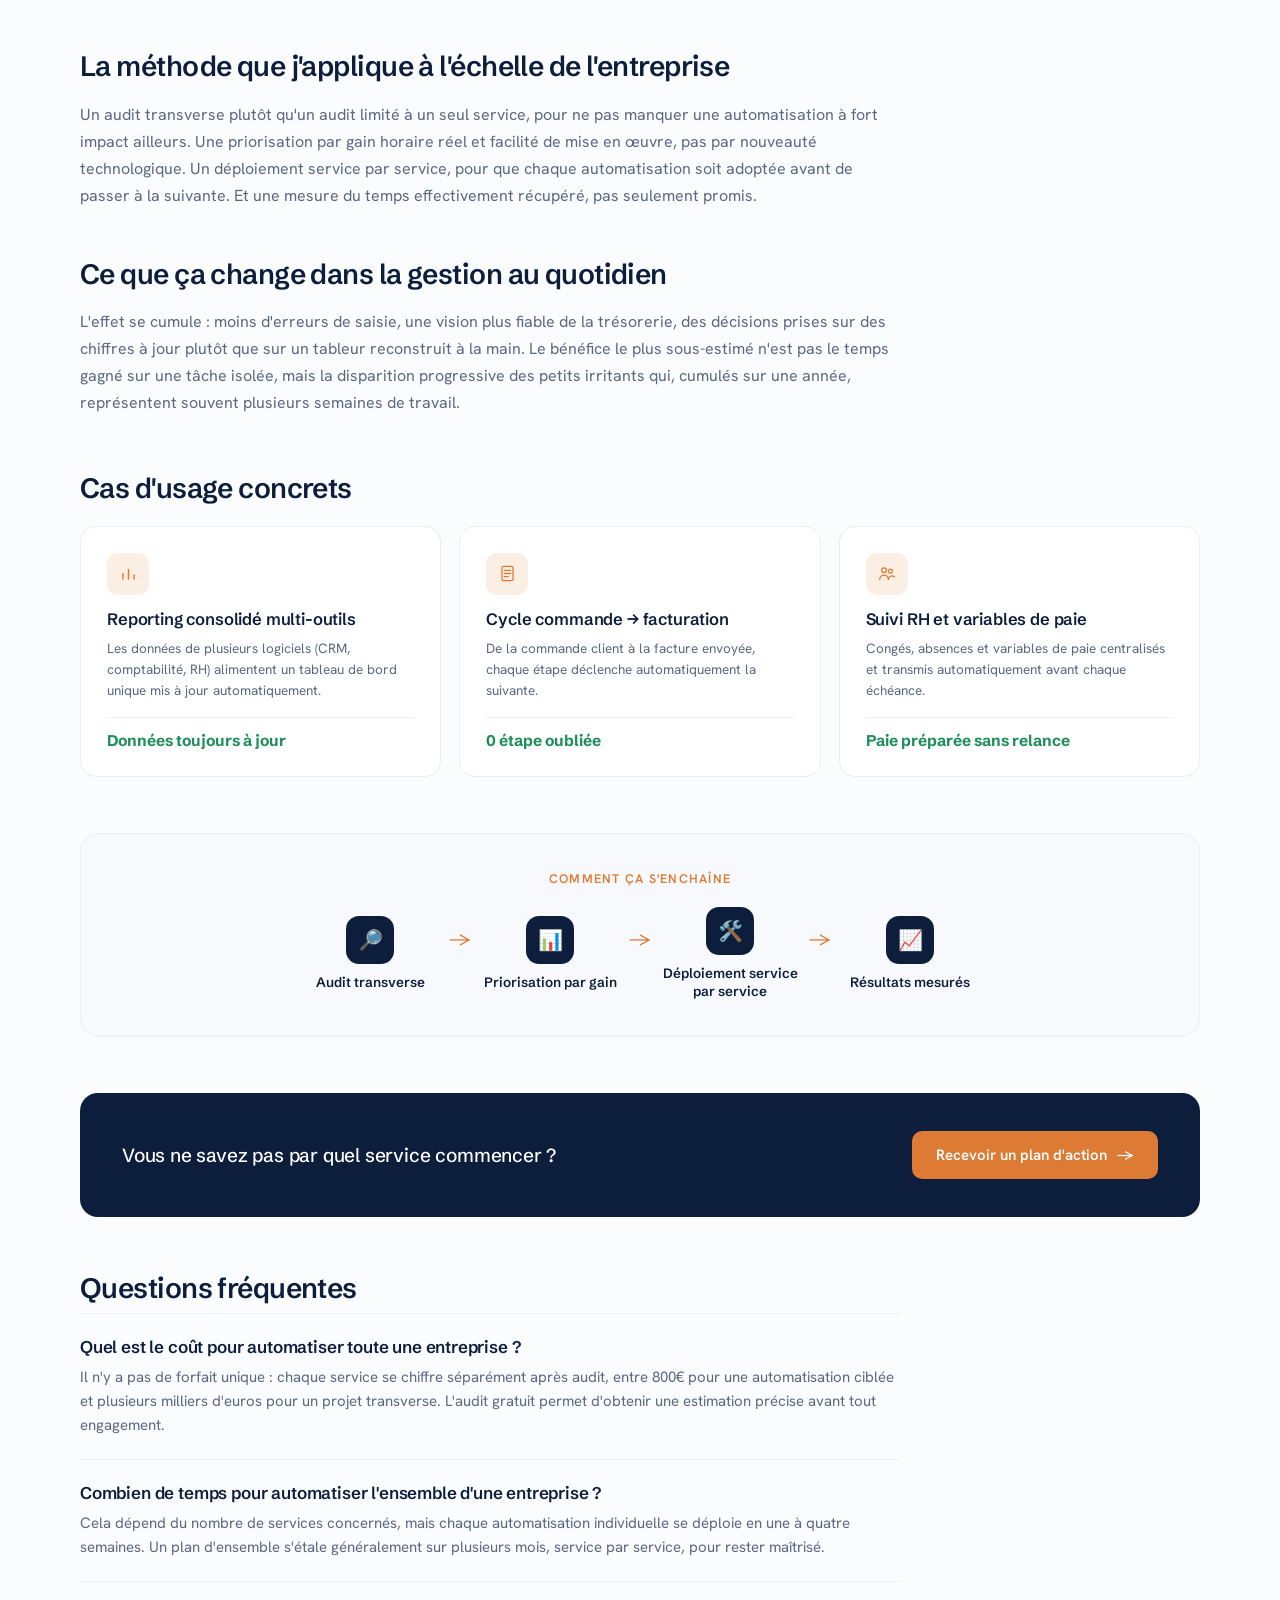
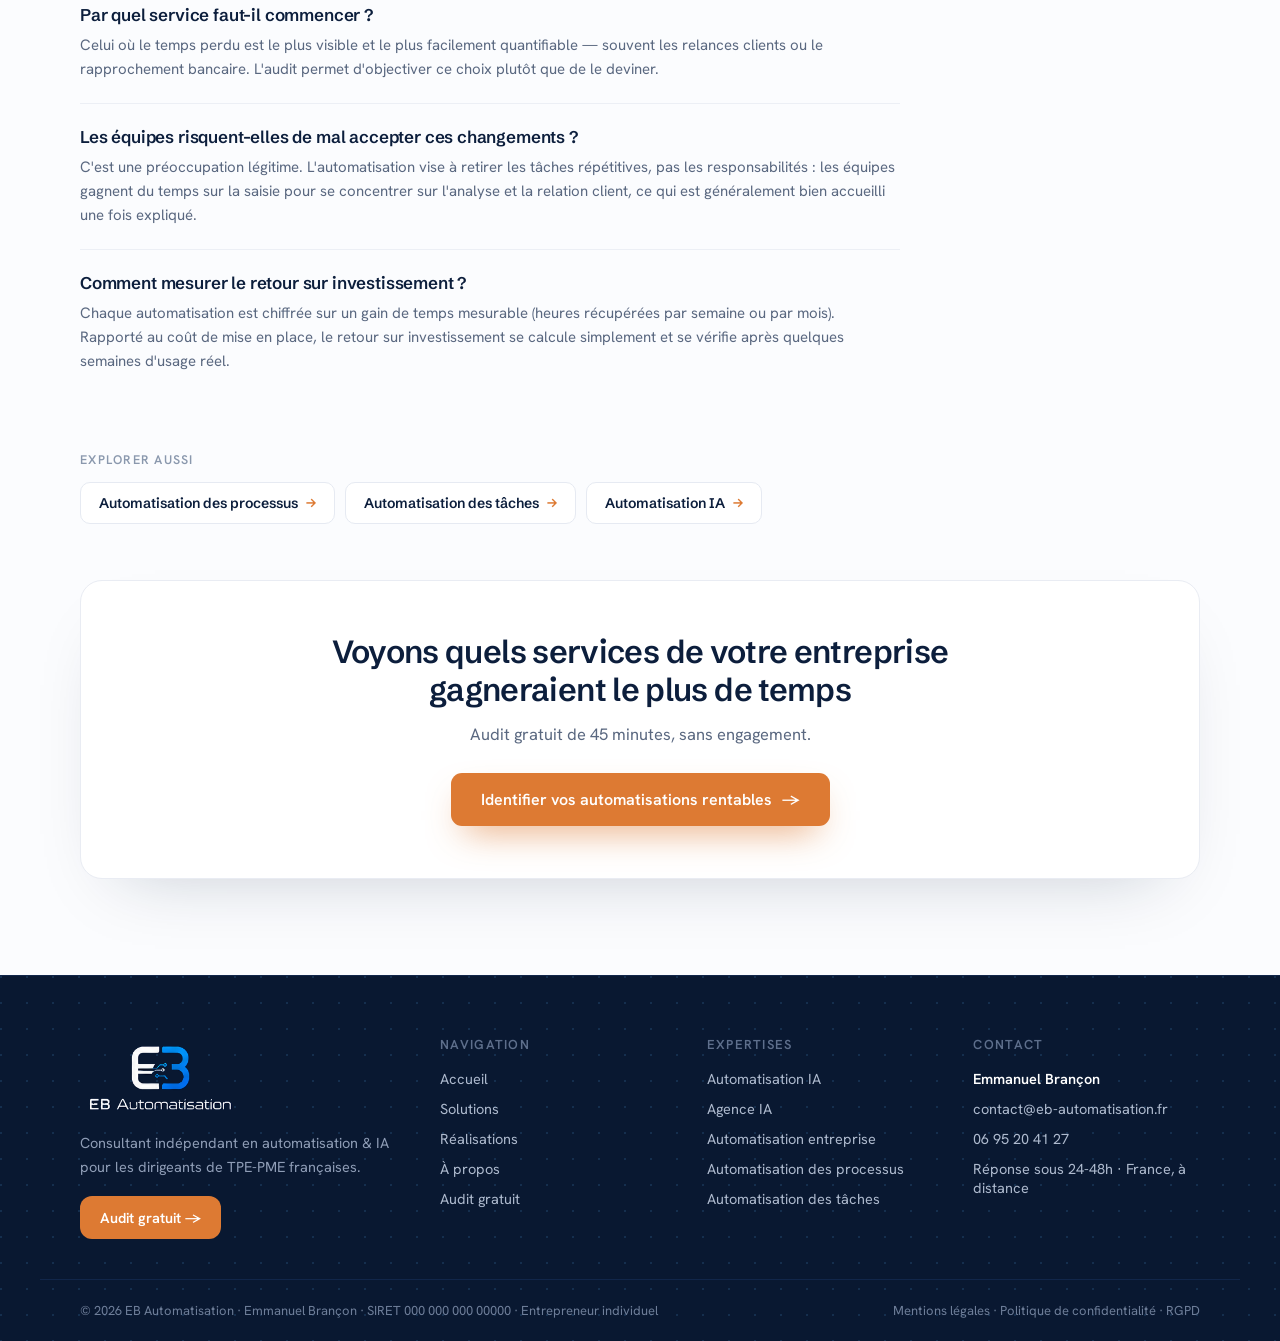
<file: site/automatisation-entreprise.html>
<!DOCTYPE html>
<html lang="fr">
<head>
<meta charset="utf-8">
<meta name="viewport" content="width=device-width, initial-scale=1">
<meta name="robots" content="index, follow">
<link rel="icon" type="image/png" href="assets/images/eb-icon.png">
<meta property="og:type" content="website">
<meta property="og:site_name" content="EB Automatisation">
<meta property="og:title" content="Automatisation entreprise : par où commencer | EB Automatisation">
<meta property="og:description" content="Comment automatiser son entreprise service par service : administratif, comptabilité, RH, CRM. Méthode et exemples concrets.">
<meta property="og:image" content="assets/images/uploads/156c3b91-a695-438b-b9d7-6828e90ea7ac.png">
<meta property="og:locale" content="fr_FR">
<meta name="twitter:card" content="summary_large_image">
<meta name="twitter:title" content="Automatisation entreprise : par où commencer | EB Automatisation">
<meta name="twitter:description" content="Comment automatiser son entreprise service par service : méthode et exemples concrets.">
<meta name="twitter:image" content="assets/images/uploads/156c3b91-a695-438b-b9d7-6828e90ea7ac.png">
<title>Automatisation entreprise : par où commencer | EB Automatisation</title>
<meta name="description" content="Comment automatiser son entreprise service par service : administratif, comptabilité, RH, CRM. Méthode et exemples concrets.">
<link rel="canonical" href="automatisation-entreprise.html">
<link rel="preconnect" href="https://fonts.googleapis.com">
<link rel="preconnect" href="https://fonts.gstatic.com" crossorigin>
<link href="https://fonts.googleapis.com/css2?family=Schibsted+Grotesk:wght@400;500;600;700&amp;family=Hanken+Grotesk:wght@400;500;600;700&amp;family=IBM+Plex+Mono:wght@400;500&amp;display=swap" rel="stylesheet">
<link rel="stylesheet" href="assets/css/tokens.css">
<link rel="stylesheet" href="assets/css/layout.css">
<link rel="stylesheet" href="assets/css/typography.css">
<link rel="stylesheet" href="assets/css/components.css">
<link rel="stylesheet" href="assets/css/animations.css">
<link rel="stylesheet" href="assets/css/utilities.css">
<link rel="stylesheet" href="assets/css/pages/pillar.css">
<script type="application/ld+json">
{
  "@context": "https://schema.org",
  "@type": "Article",
  "headline": "Automatiser son entreprise : par où commencer et jusqu'où aller",
  "description": "Comment automatiser son entreprise service par service : administratif, comptabilité, RH, CRM. Méthode et exemples concrets.",
  "author": { "@type": "Organization", "name": "EB Automatisation" },
  "publisher": {
    "@type": "Organization",
    "name": "EB Automatisation",
    "logo": { "@type": "ImageObject", "url": "assets/images/eb-icon.png" }
  },
  "mainEntityOfPage": { "@type": "WebPage", "@id": "automatisation-entreprise.html" },
  "inLanguage": "fr-FR"
}
</script>
<script type="application/ld+json">
{
  "@context": "https://schema.org",
  "@type": "FAQPage",
  "mainEntity": [
    { "@type": "Question", "name": "Quel est le coût pour automatiser toute une entreprise ?", "acceptedAnswer": { "@type": "Answer", "text": "Il n'y a pas de forfait unique : chaque service se chiffre séparément après audit, entre 800€ pour une automatisation ciblée et plusieurs milliers d'euros pour un projet transverse. L'audit gratuit permet d'obtenir une estimation précise avant tout engagement." } },
    { "@type": "Question", "name": "Combien de temps pour automatiser l'ensemble d'une entreprise ?", "acceptedAnswer": { "@type": "Answer", "text": "Cela dépend du nombre de services concernés, mais chaque automatisation individuelle se déploie en une à quatre semaines. Un plan d'ensemble s'étale généralement sur plusieurs mois, service par service, pour rester maîtrisé." } },
    { "@type": "Question", "name": "Par quel service faut-il commencer ?", "acceptedAnswer": { "@type": "Answer", "text": "Celui où le temps perdu est le plus visible et le plus facilement quantifiable — souvent les relances clients ou le rapprochement bancaire. L'audit permet d'objectiver ce choix plutôt que de le deviner." } },
    { "@type": "Question", "name": "Les équipes risquent-elles de mal accepter ces changements ?", "acceptedAnswer": { "@type": "Answer", "text": "C'est une préoccupation légitime. L'automatisation vise à retirer les tâches répétitives, pas les responsabilités : les équipes gagnent du temps sur la saisie pour se concentrer sur l'analyse et la relation client, ce qui est généralement bien accueilli une fois expliqué." } },
    { "@type": "Question", "name": "Comment mesurer le retour sur investissement ?", "acceptedAnswer": { "@type": "Answer", "text": "Chaque automatisation est chiffrée sur un gain de temps mesurable (heures récupérées par semaine ou par mois). Rapporté au coût de mise en place, le retour sur investissement se calcule simplement et se vérifie après quelques semaines d'usage réel." } }
  ]
}
</script>
</head>
<body>

<div class="techno-bar"></div>
<div class="topbar">
  <div class="topbar__inner">
    <div class="topbar__label">Consultant indépendant en automatisation &amp; IA · TPE-PME françaises</div>
    <div class="topbar__links">
      <a href="tel:+33695204127"><span>☎</span> 06 95 20 41 27</a>
      <a href="mailto:contact@eb-automatisation.fr"><span>✉</span> contact@eb-automatisation.fr</a>
    </div>
  </div>
</div>

<header class="site-header">
  <div class="site-header__row">
    <a href="index.html" class="brand" aria-label="EB Automatisation — retour à l'accueil">
      <img src="assets/images/eb-icon.png" alt="EB Automatisation" width="51" height="51">
      <span class="brand__name">EB Automatisation</span>
    </a>
    <button class="menu-toggle" type="button" aria-label="Ouvrir le menu" aria-expanded="false" data-menu-toggle>
      <span class="menu-toggle__bar"></span>
      <span class="menu-toggle__bar"></span>
      <span class="menu-toggle__bar"></span>
    </button>
    <nav class="site-nav">
      <a href="index.html" class="site-nav__link">Accueil</a>
      <a href="solutions.html" class="site-nav__link">Solutions</a>
      <a href="realisations.html" class="site-nav__link">Réalisations</a>
      <a href="apropos.html" class="site-nav__link">À propos</a>
      <div class="nav-dropdown" data-dropdown>
        <button class="nav-dropdown__trigger is-active" type="button" aria-haspopup="true" aria-expanded="false" data-dropdown-trigger>
          Expertises <span class="nav-dropdown__arrow">▾</span>
        </button>
        <div class="nav-dropdown__panel" data-dropdown-panel hidden>
          <a class="nav-dropdown__item" href="automatisation-ia.html">
            <span class="nav-dropdown__item-label">Automatisation IA</span>
            <span class="nav-dropdown__item-desc">Ce que l'IA change concrètement</span>
          </a>
          <a class="nav-dropdown__item" href="agence-ia.html">
            <span class="nav-dropdown__item-label">Agence IA vs consultant indépendant</span>
            <span class="nav-dropdown__item-desc">Comprendre les options</span>
          </a>
          <a class="nav-dropdown__item" href="automatisation-entreprise.html">
            <span class="nav-dropdown__item-label">Automatisation entreprise</span>
            <span class="nav-dropdown__item-desc">Par où commencer</span>
          </a>
          <a class="nav-dropdown__item" href="automatisation-processus.html">
            <span class="nav-dropdown__item-label">Automatisation des processus</span>
            <span class="nav-dropdown__item-desc">Cartographier et orchestrer</span>
          </a>
          <a class="nav-dropdown__item" href="automatisation-taches.html">
            <span class="nav-dropdown__item-label">Automatisation des tâches</span>
            <span class="nav-dropdown__item-desc">Les premiers gains rapides</span>
          </a>
        </div>
      </div>
      <a href="audit.html" class="nav-cta">Audit gratuit <span>→</span></a>
    </nav>
  </div>
</header>

<main>
  <div class="pillar-wrap">

    <!-- breadcrumb -->
    <nav class="pillar-breadcrumb" aria-label="Fil d'Ariane">
      <a href="index.html">Accueil</a>
      <span>／</span>
      <a href="solutions.html">Expertises</a>
      <span>／</span>
      <span class="pillar-breadcrumb__current">Automatisation entreprise</span>
    </nav>

    <!-- hero -->
    <div class="pillar-hero">
      <div class="eyebrow pillar-hero__eyebrow">Automatisation entreprise</div>
      <h1>Automatiser son entreprise : par où commencer et jusqu'où aller</h1>
      <p class="pillar-hero__intro">Automatiser une entreprise, ce n'est pas empiler des outils no-code service par service. C'est une démarche qui part d'un diagnostic du temps perdu, se priorise selon le gain réel, puis se déploie progressivement sans jamais déstabiliser le fonctionnement existant.</p>
      <div class="pillar-hero__actions">
        <a href="audit.html" class="btn btn-primary">Identifier vos automatisations rentables <span>→</span></a>
        <a href="solutions.html" class="btn btn-secondary">Voir toutes les solutions</a>
      </div>
    </div>

    <!-- mockup visuel -->
    <div class="pillar-mock">
      <div class="pillar-mock__titlebar">
        <div class="pillar-mock__dots"><span style="background:#FF5F57;"></span><span style="background:#FEBC2E;"></span><span style="background:#28C840;"></span></div>
        <span class="pillar-mock__file">audit_transverse · diagnostic</span>
        <span class="pillar-mock__live"><span class="pillar-mock__live-dot"></span>actif</span>
      </div>
      <div class="pillar-mock__body">
        <div class="pillar-mock__row"><span class="pillar-mock__dot" style="background:#3BA5FF;"></span><span class="pillar-mock__label">RH — onboarding</span><span class="pillar-mock__val" style="color:#5BB6FF;background:rgba(46,155,255,.16);">2j → 2h</span></div>
        <div class="pillar-mock__row"><span class="pillar-mock__dot" style="background:#5BCB8B;"></span><span class="pillar-mock__label">Comptabilité — rapprochement</span><span class="pillar-mock__val" style="color:#5BCB8B;background:rgba(91,203,139,.12);">−85% de temps</span></div>
        <div class="pillar-mock__row"><span class="pillar-mock__dot" style="background:#5BCB8B;"></span><span class="pillar-mock__label">Commercial — CRM</span><span class="pillar-mock__val" style="color:#5BCB8B;background:rgba(91,203,139,.12);">0 prospect oublié</span></div>
        <div class="pillar-mock__row"><span class="pillar-mock__dot" style="background:#5e6f8c;"></span><span class="pillar-mock__label">Reporting</span><span class="pillar-mock__val" style="color:#C7D2E4;background:rgba(255,255,255,.05);">auto mis à jour</span></div>
      </div>
    </div>

    <!-- sections -->
    <div class="pillar-section">
      <h2>Automatiser une entreprise, ce n'est pas automatiser au hasard</h2>
      <p>L'erreur la plus fréquente consiste à acheter un outil tendance avant d'avoir cartographié où part réellement le temps de l'équipe. Un logiciel puissant mal ciblé n'apporte aucun gain — il ajoute même une charge d'apprentissage. La bonne séquence est inverse : identifier les tâches et processus les plus chronophages, puis choisir l'outil ou le scénario d'automatisation adapté à chacun.</p>
    </div>

    <div class="pillar-section">
      <h2>Les services où l'automatisation rapporte le plus dans une TPE-PME</h2>
      <div class="pillar-section__sub">
        <h3>RH</h3>
        <p>L'onboarding est souvent le premier gain visible : contrat, accès et dossier d'accueil générés dès la validation d'une embauche, au lieu de deux jours de préparation manuelle dispersée sur plusieurs outils.</p>
      </div>
      <div class="pillar-section__sub">
        <h3>Comptabilité et finance</h3>
        <p>Rapprochement bancaire automatisé, relances clients personnalisées, détection d'anomalies avant clôture : c'est souvent le service avec le ratio gain de temps / effort de mise en place le plus élevé.</p>
      </div>
      <div class="pillar-section__sub">
        <h3>Commercial et CRM</h3>
        <p>Chaque demande entrante devient automatiquement une fiche et une tâche de suivi, sans ressaisie ni prospect oublié entre la boîte mail et le CRM.</p>
      </div>
      <div class="pillar-section__sub">
        <h3>Reporting</h3>
        <p>Des tableaux de bord alimentés automatiquement depuis vos différents outils, sans reconstruction manuelle chaque semaine dans Excel.</p>
      </div>
    </div>

    <div class="pillar-section">
      <h2>La méthode que j'applique à l'échelle de l'entreprise</h2>
      <p>Un audit transverse plutôt qu'un audit limité à un seul service, pour ne pas manquer une automatisation à fort impact ailleurs. Une priorisation par gain horaire réel et facilité de mise en œuvre, pas par nouveauté technologique. Un déploiement service par service, pour que chaque automatisation soit adoptée avant de passer à la suivante. Et une mesure du temps effectivement récupéré, pas seulement promis.</p>
    </div>

    <div class="pillar-section">
      <h2>Ce que ça change dans la gestion au quotidien</h2>
      <p>L'effet se cumule : moins d'erreurs de saisie, une vision plus fiable de la trésorerie, des décisions prises sur des chiffres à jour plutôt que sur un tableur reconstruit à la main. Le bénéfice le plus sous-estimé n'est pas le temps gagné sur une tâche isolée, mais la disparition progressive des petits irritants qui, cumulés sur une année, représentent souvent plusieurs semaines de travail.</p>
    </div>

    <!-- cas d'usage -->
    <div class="pillar-usecases">
      <h2>Cas d'usage concrets</h2>
      <div class="pillar-usecases__grid">
        <div class="pillar-usecase">
          <div class="pillar-usecase__icon"><svg width="19" height="19" viewBox="0 0 24 24" fill="none" stroke="currentColor" stroke-width="1.8" stroke-linecap="round"><line x1="5" y1="19" x2="5" y2="12"></line><line x1="12" y1="19" x2="12" y2="7"></line><line x1="19" y1="19" x2="19" y2="14"></line></svg></div>
          <h3>Reporting consolidé multi-outils</h3>
          <p>Les données de plusieurs logiciels (CRM, comptabilité, RH) alimentent un tableau de bord unique mis à jour automatiquement.</p>
          <div class="pillar-usecase__gain">Données toujours à jour</div>
        </div>
        <div class="pillar-usecase">
          <div class="pillar-usecase__icon"><svg width="19" height="19" viewBox="0 0 24 24" fill="none" stroke="currentColor" stroke-width="1.6" stroke-linecap="round" stroke-linejoin="round"><rect x="5" y="3" width="14" height="18" rx="2"></rect><line x1="8" y1="8" x2="16" y2="8"></line><line x1="8" y1="12" x2="16" y2="12"></line><line x1="8" y1="16" x2="13" y2="16"></line></svg></div>
          <h3>Cycle commande → facturation</h3>
          <p>De la commande client à la facture envoyée, chaque étape déclenche automatiquement la suivante.</p>
          <div class="pillar-usecase__gain">0 étape oubliée</div>
        </div>
        <div class="pillar-usecase">
          <div class="pillar-usecase__icon"><svg width="19" height="19" viewBox="0 0 24 24" fill="none" stroke="currentColor" stroke-width="1.6" stroke-linecap="round" stroke-linejoin="round"><circle cx="9" cy="8" r="3"></circle><circle cx="17" cy="9" r="2.4"></circle><path d="M3.5 19.5a5.5 5.5 0 0 1 11 0"></path><path d="M14.5 19.5a4.5 4.5 0 0 1 7.5-3.3"></path></svg></div>
          <h3>Suivi RH et variables de paie</h3>
          <p>Congés, absences et variables de paie centralisés et transmis automatiquement avant chaque échéance.</p>
          <div class="pillar-usecase__gain">Paie préparée sans relance</div>
        </div>
      </div>
    </div>

    <!-- flow diagram -->
    <div class="pillar-flow">
      <div class="pillar-flow__label">Comment ça s'enchaîne</div>
      <div class="pillar-flow__row">
        <div class="pillar-flow__step"><span class="pillar-flow__icon">🔎</span><span class="pillar-flow__step-label">Audit transverse</span></div>
        <span class="pillar-flow__arrow">→</span>
        <div class="pillar-flow__step"><span class="pillar-flow__icon">📊</span><span class="pillar-flow__step-label">Priorisation par gain</span></div>
        <span class="pillar-flow__arrow">→</span>
        <div class="pillar-flow__step"><span class="pillar-flow__icon">🛠️</span><span class="pillar-flow__step-label">Déploiement service par service</span></div>
        <span class="pillar-flow__arrow">→</span>
        <div class="pillar-flow__step"><span class="pillar-flow__icon">📈</span><span class="pillar-flow__step-label">Résultats mesurés</span></div>
      </div>
    </div>

    <!-- mid CTA -->
    <div class="pillar-mid-cta">
      <p>Vous ne savez pas par quel service commencer ?</p>
      <a href="audit.html" class="btn btn-primary">Recevoir un plan d'action <span>→</span></a>
    </div>

    <!-- FAQ -->
    <div class="pillar-faq">
      <h2>Questions fréquentes</h2>
      <div class="pillar-faq__item">
        <h3>Quel est le coût pour automatiser toute une entreprise ?</h3>
        <p>Il n'y a pas de forfait unique : chaque service se chiffre séparément après audit, entre 800€ pour une automatisation ciblée et plusieurs milliers d'euros pour un projet transverse. L'audit gratuit permet d'obtenir une estimation précise avant tout engagement.</p>
      </div>
      <div class="pillar-faq__item">
        <h3>Combien de temps pour automatiser l'ensemble d'une entreprise ?</h3>
        <p>Cela dépend du nombre de services concernés, mais chaque automatisation individuelle se déploie en une à quatre semaines. Un plan d'ensemble s'étale généralement sur plusieurs mois, service par service, pour rester maîtrisé.</p>
      </div>
      <div class="pillar-faq__item">
        <h3>Par quel service faut-il commencer ?</h3>
        <p>Celui où le temps perdu est le plus visible et le plus facilement quantifiable — souvent les relances clients ou le rapprochement bancaire. L'audit permet d'objectiver ce choix plutôt que de le deviner.</p>
      </div>
      <div class="pillar-faq__item">
        <h3>Les équipes risquent-elles de mal accepter ces changements ?</h3>
        <p>C'est une préoccupation légitime. L'automatisation vise à retirer les tâches répétitives, pas les responsabilités : les équipes gagnent du temps sur la saisie pour se concentrer sur l'analyse et la relation client, ce qui est généralement bien accueilli une fois expliqué.</p>
      </div>
      <div class="pillar-faq__item">
        <h3>Comment mesurer le retour sur investissement ?</h3>
        <p>Chaque automatisation est chiffrée sur un gain de temps mesurable (heures récupérées par semaine ou par mois). Rapporté au coût de mise en place, le retour sur investissement se calcule simplement et se vérifie après quelques semaines d'usage réel.</p>
      </div>
    </div>

    <!-- explorer aussi -->
    <div class="pillar-related">
      <div class="pillar-related__label">Explorer aussi</div>
      <div class="pillar-related__list">
        <a href="automatisation-processus.html" class="pillar-related__pill">Automatisation des processus <span>→</span></a>
        <a href="automatisation-taches.html" class="pillar-related__pill">Automatisation des tâches <span>→</span></a>
        <a href="automatisation-ia.html" class="pillar-related__pill">Automatisation IA <span>→</span></a>
      </div>
    </div>

    <!-- CTA final -->
    <div class="pillar-final-cta">
      <h2>Voyons quels services de votre entreprise gagneraient le plus de temps</h2>
      <p>Audit gratuit de 45 minutes, sans engagement.</p>
      <a href="audit.html" class="btn btn-primary">Identifier vos automatisations rentables <span>→</span></a>
    </div>

  </div>
</main>

<footer class="site-footer">
  <div class="site-footer__grid">
    <div>
      <div class="site-footer__logo"><img src="assets/images/uploads/156c3b91-a695-438b-b9d7-6828e90ea7ac.png" alt="EB Automatisation" width="180" height="77"></div>
      <p class="site-footer__desc">Consultant indépendant en automatisation &amp; IA pour les dirigeants de TPE-PME françaises.</p>
      <a href="audit.html" class="site-footer__cta">Audit gratuit →</a>
    </div>
    <div>
      <div class="site-footer__heading">Navigation</div>
      <div class="site-footer__links">
        <a href="index.html">Accueil</a>
        <a href="solutions.html">Solutions</a>
        <a href="realisations.html">Réalisations</a>
        <a href="apropos.html">À propos</a>
        <a href="audit.html">Audit gratuit</a>
      </div>
    </div>
    <div>
      <div class="site-footer__heading">Expertises</div>
      <div class="site-footer__links">
        <a href="automatisation-ia.html">Automatisation IA</a>
        <a href="agence-ia.html">Agence IA</a>
        <a href="automatisation-entreprise.html">Automatisation entreprise</a>
        <a href="automatisation-processus.html">Automatisation des processus</a>
        <a href="automatisation-taches.html">Automatisation des tâches</a>
      </div>
    </div>
    <div>
      <div class="site-footer__heading">Contact</div>
      <div class="site-footer__contact">
        <span class="site-footer__contact-name">Emmanuel Brançon</span>
        <a href="mailto:contact@eb-automatisation.fr">contact@eb-automatisation.fr</a>
        <a href="tel:+33695204127">06 95 20 41 27</a>
        <span>Réponse sous 24-48h · France, à distance</span>
      </div>
    </div>
  </div>
  <div class="site-footer__bottom">
    <span>© 2026 EB Automatisation · Emmanuel Brançon · SIRET 000 000 000 00000 · Entrepreneur individuel</span>
    <span>Mentions légales · Politique de confidentialité · RGPD</span>
  </div>
</footer>

<script src="assets/js/main.js"></script>
</body>
</html>
</file>
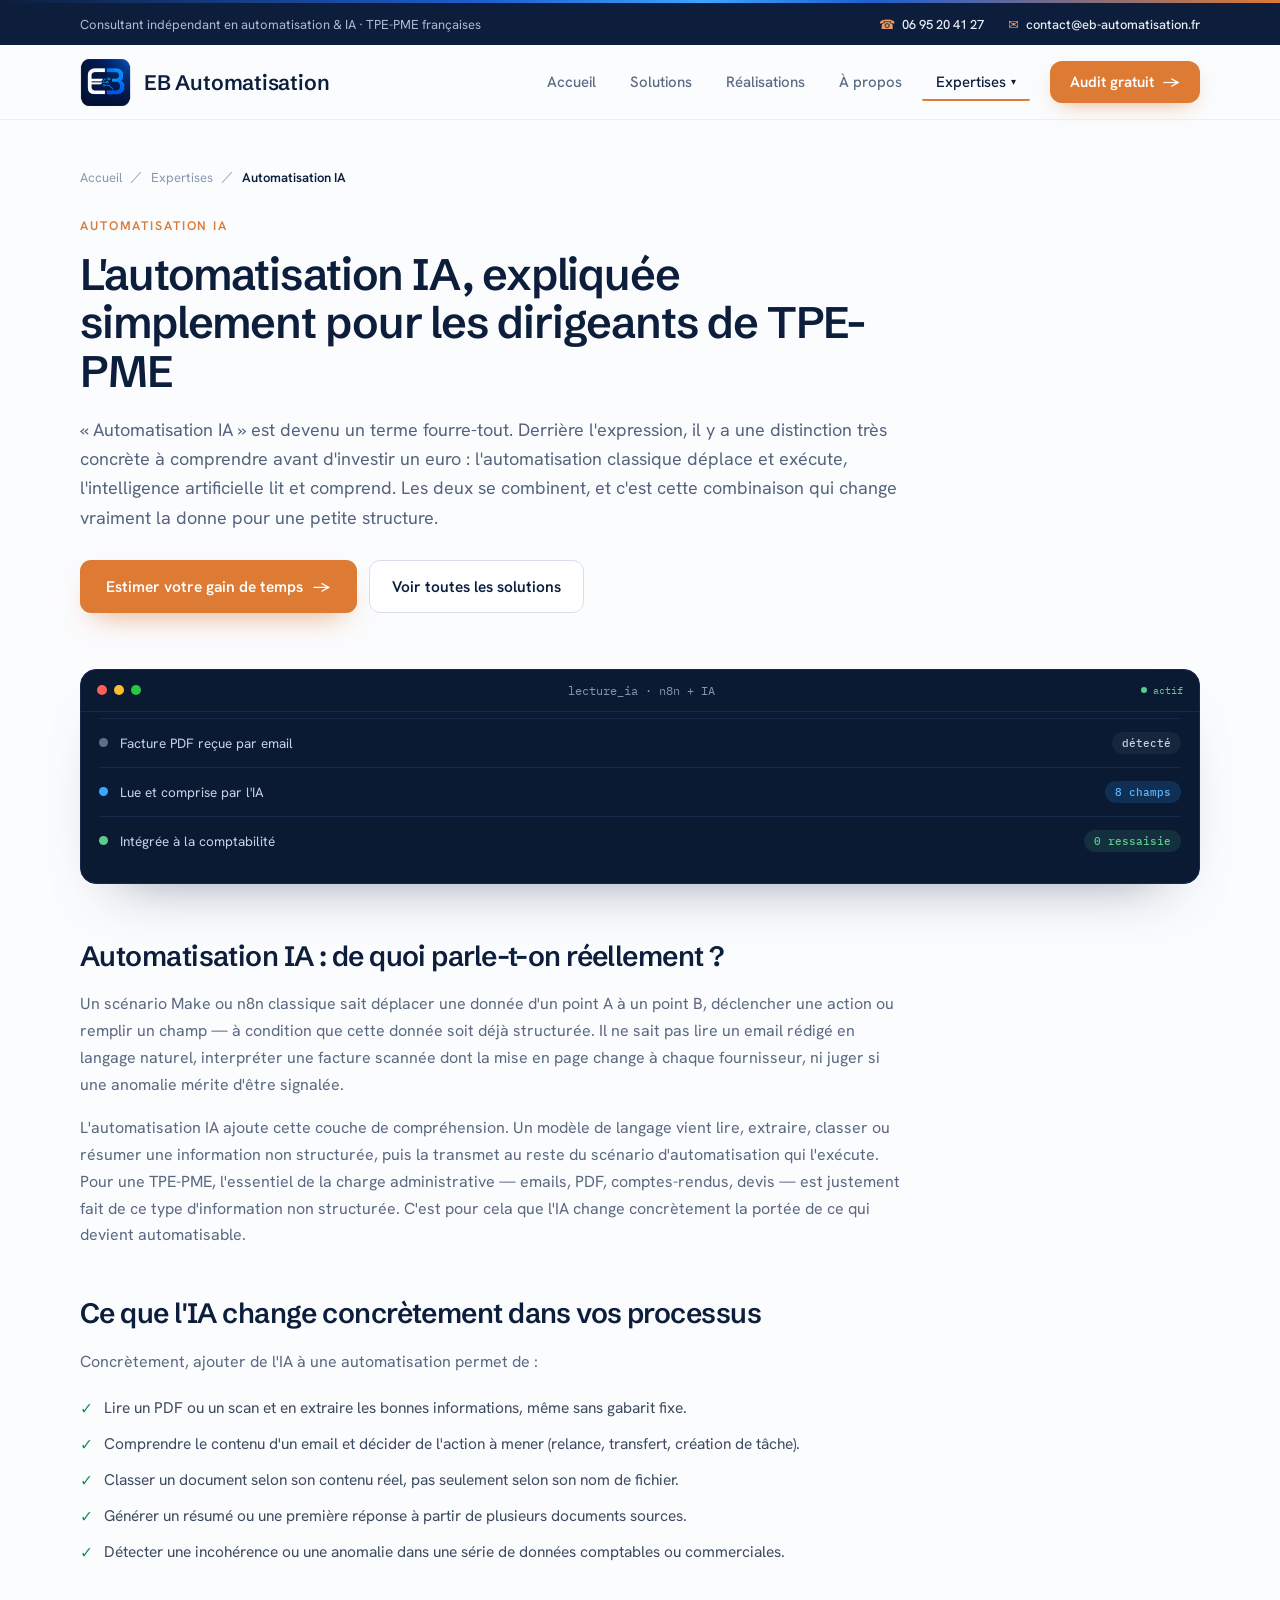
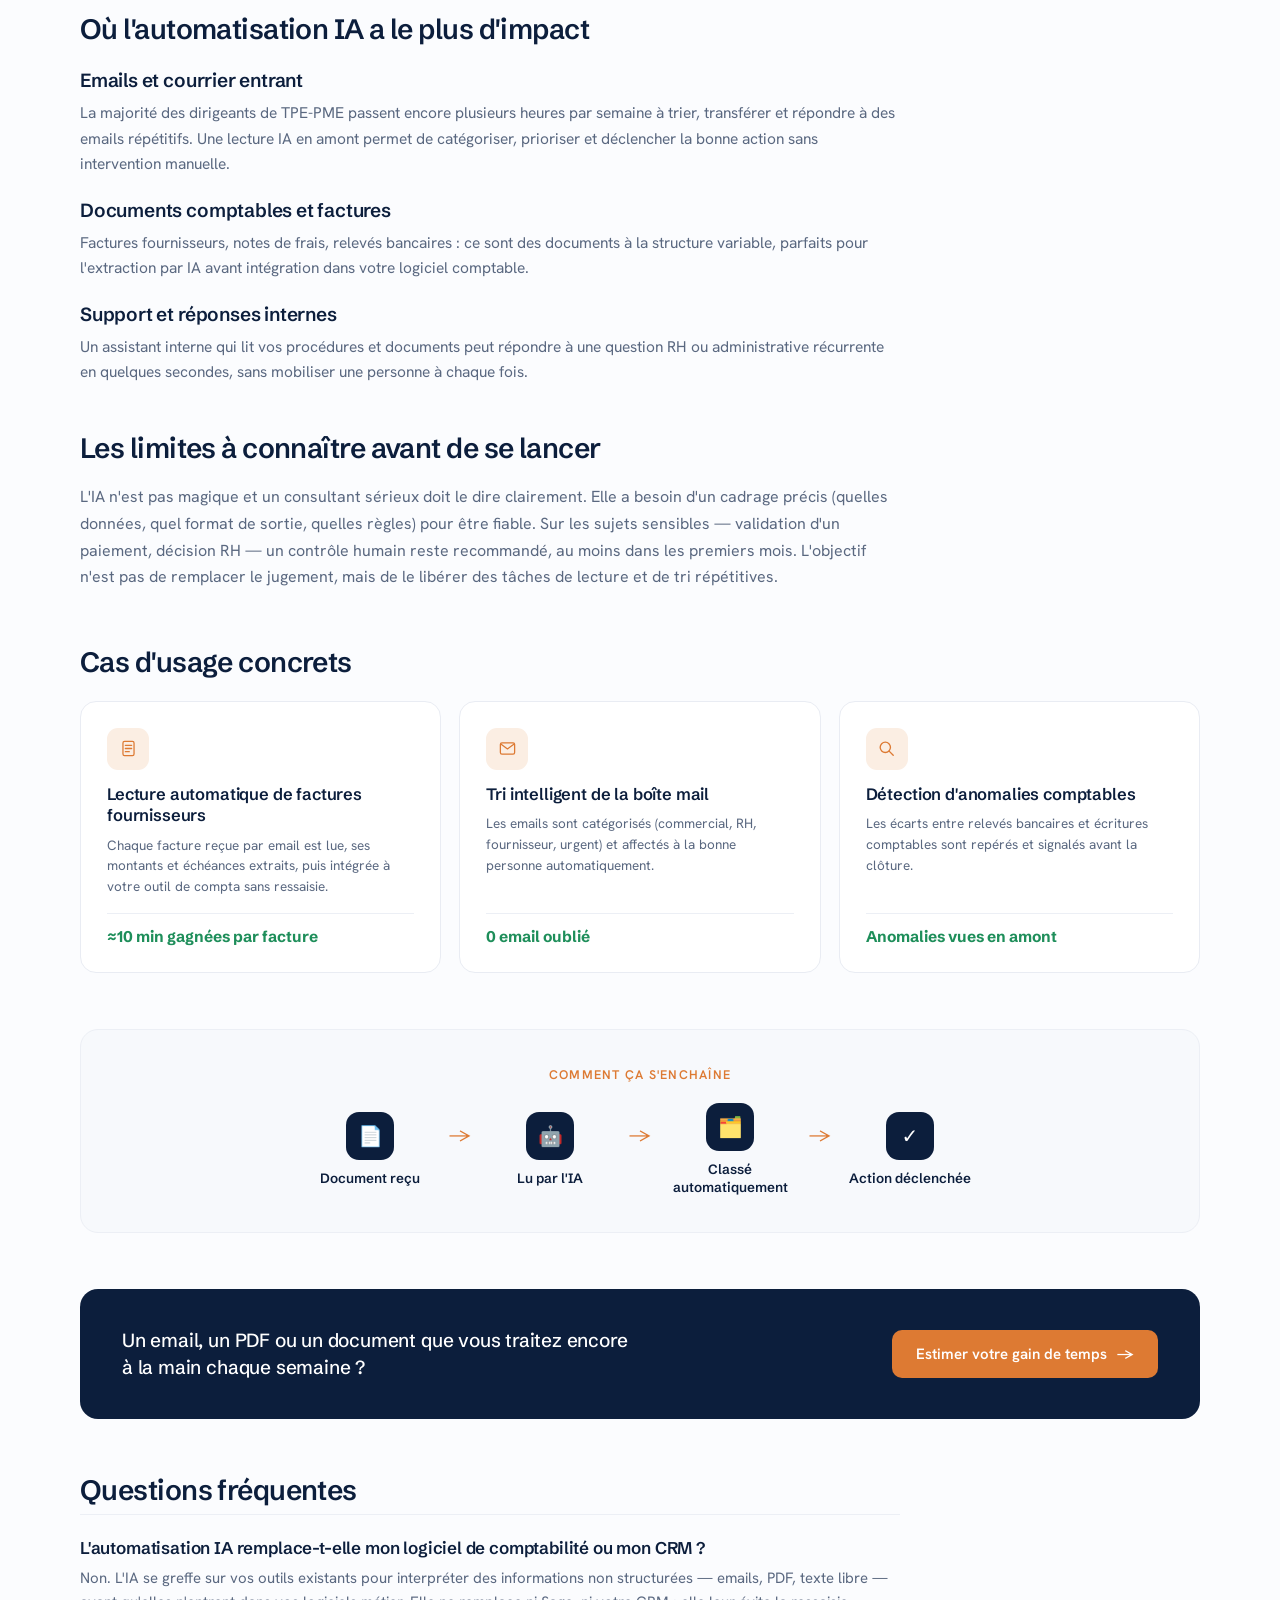
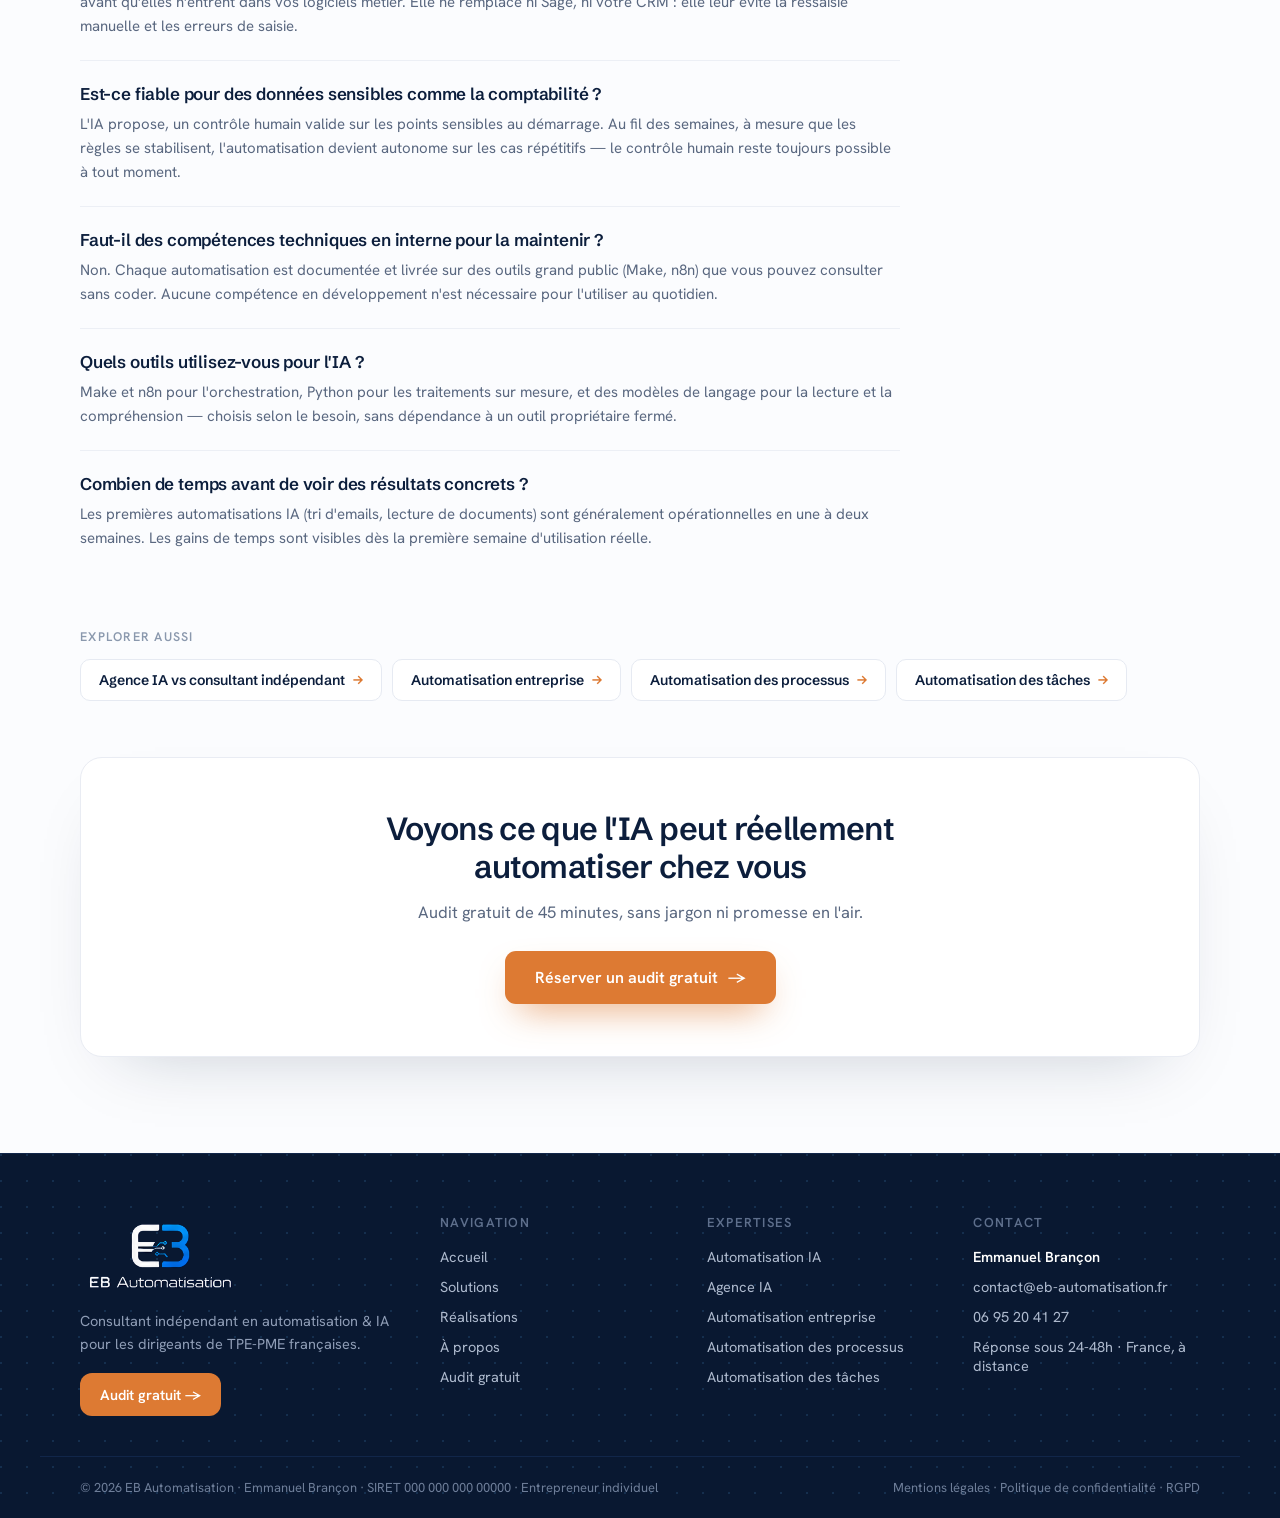
<file: site/automatisation-ia.html>
<!DOCTYPE html>
<html lang="fr">
<head>
<meta charset="utf-8">
<meta name="viewport" content="width=device-width, initial-scale=1">
<meta name="robots" content="index, follow">
<link rel="icon" type="image/png" href="assets/images/eb-icon.png">
<meta property="og:type" content="website">
<meta property="og:site_name" content="EB Automatisation">
<meta property="og:title" content="Automatisation IA pour TPE-PME | EB Automatisation">
<meta property="og:description" content="L'automatisation IA expliquée simplement : ce que l'IA change concrètement dans vos processus, cas d'usage et bénéfices pour votre entreprise.">
<meta property="og:image" content="assets/images/uploads/156c3b91-a695-438b-b9d7-6828e90ea7ac.png">
<meta property="og:locale" content="fr_FR">
<meta name="twitter:card" content="summary_large_image">
<meta name="twitter:title" content="Automatisation IA pour TPE-PME | EB Automatisation">
<meta name="twitter:description" content="Ce que l'IA change concrètement dans vos processus, cas d'usage et bénéfices pour votre entreprise.">
<meta name="twitter:image" content="assets/images/uploads/156c3b91-a695-438b-b9d7-6828e90ea7ac.png">
<title>Automatisation IA pour TPE-PME | EB Automatisation</title>
<meta name="description" content="L'automatisation IA expliquée simplement : ce que l'IA change concrètement dans vos processus, cas d'usage et bénéfices pour votre entreprise.">
<link rel="canonical" href="automatisation-ia.html">
<link rel="preconnect" href="https://fonts.googleapis.com">
<link rel="preconnect" href="https://fonts.gstatic.com" crossorigin>
<link href="https://fonts.googleapis.com/css2?family=Schibsted+Grotesk:wght@400;500;600;700&amp;family=Hanken+Grotesk:wght@400;500;600;700&amp;family=IBM+Plex+Mono:wght@400;500&amp;display=swap" rel="stylesheet">
<link rel="stylesheet" href="assets/css/tokens.css">
<link rel="stylesheet" href="assets/css/layout.css">
<link rel="stylesheet" href="assets/css/typography.css">
<link rel="stylesheet" href="assets/css/components.css">
<link rel="stylesheet" href="assets/css/animations.css">
<link rel="stylesheet" href="assets/css/utilities.css">
<link rel="stylesheet" href="assets/css/pages/pillar.css">
<script type="application/ld+json">
{
  "@context": "https://schema.org",
  "@type": "Article",
  "headline": "L'automatisation IA, expliquée simplement pour les dirigeants de TPE-PME",
  "description": "L'automatisation IA expliquée simplement : ce que l'IA change concrètement dans vos processus, cas d'usage et bénéfices pour votre entreprise.",
  "author": { "@type": "Organization", "name": "EB Automatisation" },
  "publisher": {
    "@type": "Organization",
    "name": "EB Automatisation",
    "logo": { "@type": "ImageObject", "url": "assets/images/eb-icon.png" }
  },
  "mainEntityOfPage": { "@type": "WebPage", "@id": "automatisation-ia.html" },
  "inLanguage": "fr-FR"
}
</script>
<script type="application/ld+json">
{
  "@context": "https://schema.org",
  "@type": "FAQPage",
  "mainEntity": [
    { "@type": "Question", "name": "L'automatisation IA remplace-t-elle mon logiciel de comptabilité ou mon CRM ?", "acceptedAnswer": { "@type": "Answer", "text": "Non. L'IA se greffe sur vos outils existants pour interpréter des informations non structurées — emails, PDF, texte libre — avant qu'elles n'entrent dans vos logiciels métier. Elle ne remplace ni Sage, ni votre CRM : elle leur évite la ressaisie manuelle et les erreurs de saisie." } },
    { "@type": "Question", "name": "Est-ce fiable pour des données sensibles comme la comptabilité ?", "acceptedAnswer": { "@type": "Answer", "text": "L'IA propose, un contrôle humain valide sur les points sensibles au démarrage. Au fil des semaines, à mesure que les règles se stabilisent, l'automatisation devient autonome sur les cas répétitifs — le contrôle humain reste toujours possible à tout moment." } },
    { "@type": "Question", "name": "Faut-il des compétences techniques en interne pour la maintenir ?", "acceptedAnswer": { "@type": "Answer", "text": "Non. Chaque automatisation est documentée et livrée sur des outils grand public (Make, n8n) que vous pouvez consulter sans coder. Aucune compétence en développement n'est nécessaire pour l'utiliser au quotidien." } },
    { "@type": "Question", "name": "Quels outils utilisez-vous pour l'IA ?", "acceptedAnswer": { "@type": "Answer", "text": "Make et n8n pour l'orchestration, Python pour les traitements sur mesure, et des modèles de langage pour la lecture et la compréhension — choisis selon le besoin, sans dépendance à un outil propriétaire fermé." } },
    { "@type": "Question", "name": "Combien de temps avant de voir des résultats concrets ?", "acceptedAnswer": { "@type": "Answer", "text": "Les premières automatisations IA (tri d'emails, lecture de documents) sont généralement opérationnelles en une à deux semaines. Les gains de temps sont visibles dès la première semaine d'utilisation réelle." } }
  ]
}
</script>
</head>
<body>

<div class="techno-bar"></div>
<div class="topbar">
  <div class="topbar__inner">
    <div class="topbar__label">Consultant indépendant en automatisation &amp; IA · TPE-PME françaises</div>
    <div class="topbar__links">
      <a href="tel:+33695204127"><span>☎</span> 06 95 20 41 27</a>
      <a href="mailto:contact@eb-automatisation.fr"><span>✉</span> contact@eb-automatisation.fr</a>
    </div>
  </div>
</div>

<header class="site-header">
  <div class="site-header__row">
    <a href="index.html" class="brand" aria-label="EB Automatisation — retour à l'accueil">
      <img src="assets/images/eb-icon.png" alt="EB Automatisation" width="51" height="51">
      <span class="brand__name">EB Automatisation</span>
    </a>
    <button class="menu-toggle" type="button" aria-label="Ouvrir le menu" aria-expanded="false" data-menu-toggle>
      <span class="menu-toggle__bar"></span>
      <span class="menu-toggle__bar"></span>
      <span class="menu-toggle__bar"></span>
    </button>
    <nav class="site-nav">
      <a href="index.html" class="site-nav__link">Accueil</a>
      <a href="solutions.html" class="site-nav__link">Solutions</a>
      <a href="realisations.html" class="site-nav__link">Réalisations</a>
      <a href="apropos.html" class="site-nav__link">À propos</a>
      <div class="nav-dropdown" data-dropdown>
        <button class="nav-dropdown__trigger is-active" type="button" aria-haspopup="true" aria-expanded="false" data-dropdown-trigger>
          Expertises <span class="nav-dropdown__arrow">▾</span>
        </button>
        <div class="nav-dropdown__panel" data-dropdown-panel hidden>
          <a class="nav-dropdown__item" href="automatisation-ia.html">
            <span class="nav-dropdown__item-label">Automatisation IA</span>
            <span class="nav-dropdown__item-desc">Ce que l'IA change concrètement</span>
          </a>
          <a class="nav-dropdown__item" href="agence-ia.html">
            <span class="nav-dropdown__item-label">Agence IA vs consultant indépendant</span>
            <span class="nav-dropdown__item-desc">Comprendre les options</span>
          </a>
          <a class="nav-dropdown__item" href="automatisation-entreprise.html">
            <span class="nav-dropdown__item-label">Automatisation entreprise</span>
            <span class="nav-dropdown__item-desc">Par où commencer</span>
          </a>
          <a class="nav-dropdown__item" href="automatisation-processus.html">
            <span class="nav-dropdown__item-label">Automatisation des processus</span>
            <span class="nav-dropdown__item-desc">Cartographier et orchestrer</span>
          </a>
          <a class="nav-dropdown__item" href="automatisation-taches.html">
            <span class="nav-dropdown__item-label">Automatisation des tâches</span>
            <span class="nav-dropdown__item-desc">Les premiers gains rapides</span>
          </a>
        </div>
      </div>
      <a href="audit.html" class="nav-cta">Audit gratuit <span>→</span></a>
    </nav>
  </div>
</header>

<main>
  <div class="pillar-wrap">

    <!-- breadcrumb -->
    <nav class="pillar-breadcrumb" aria-label="Fil d'Ariane">
      <a href="index.html">Accueil</a>
      <span>／</span>
      <a href="solutions.html">Expertises</a>
      <span>／</span>
      <span class="pillar-breadcrumb__current">Automatisation IA</span>
    </nav>

    <!-- hero -->
    <div class="pillar-hero">
      <div class="eyebrow pillar-hero__eyebrow">Automatisation IA</div>
      <h1>L'automatisation IA, expliquée simplement pour les dirigeants de TPE-PME</h1>
      <p class="pillar-hero__intro">« Automatisation IA » est devenu un terme fourre-tout. Derrière l'expression, il y a une distinction très concrète à comprendre avant d'investir un euro : l'automatisation classique déplace et exécute, l'intelligence artificielle lit et comprend. Les deux se combinent, et c'est cette combinaison qui change vraiment la donne pour une petite structure.</p>
      <div class="pillar-hero__actions">
        <a href="audit.html" class="btn btn-primary">Estimer votre gain de temps <span>→</span></a>
        <a href="solutions.html" class="btn btn-secondary">Voir toutes les solutions</a>
      </div>
    </div>

    <!-- mockup visuel -->
    <div class="pillar-mock">
      <div class="pillar-mock__titlebar">
        <div class="pillar-mock__dots"><span style="background:#FF5F57;"></span><span style="background:#FEBC2E;"></span><span style="background:#28C840;"></span></div>
        <span class="pillar-mock__file">lecture_ia · n8n + IA</span>
        <span class="pillar-mock__live"><span class="pillar-mock__live-dot"></span>actif</span>
      </div>
      <div class="pillar-mock__body">
        <div class="pillar-mock__row"><span class="pillar-mock__dot" style="background:#5e6f8c;"></span><span class="pillar-mock__label">Facture PDF reçue par email</span><span class="pillar-mock__val" style="color:#C7D2E4;background:rgba(255,255,255,.05);">détecté</span></div>
        <div class="pillar-mock__row"><span class="pillar-mock__dot" style="background:#3BA5FF;"></span><span class="pillar-mock__label">Lue et comprise par l'IA</span><span class="pillar-mock__val" style="color:#5BB6FF;background:rgba(46,155,255,.16);">8 champs</span></div>
        <div class="pillar-mock__row"><span class="pillar-mock__dot" style="background:#5BCB8B;"></span><span class="pillar-mock__label">Intégrée à la comptabilité</span><span class="pillar-mock__val" style="color:#5BCB8B;background:rgba(91,203,139,.12);">0 ressaisie</span></div>
      </div>
    </div>

    <!-- sections -->
    <div class="pillar-section">
      <h2>Automatisation IA : de quoi parle-t-on réellement ?</h2>
      <p>Un scénario Make ou n8n classique sait déplacer une donnée d'un point A à un point B, déclencher une action ou remplir un champ — à condition que cette donnée soit déjà structurée. Il ne sait pas lire un email rédigé en langage naturel, interpréter une facture scannée dont la mise en page change à chaque fournisseur, ni juger si une anomalie mérite d'être signalée.</p>
      <p>L'automatisation IA ajoute cette couche de compréhension. Un modèle de langage vient lire, extraire, classer ou résumer une information non structurée, puis la transmet au reste du scénario d'automatisation qui l'exécute. Pour une TPE-PME, l'essentiel de la charge administrative — emails, PDF, comptes-rendus, devis — est justement fait de ce type d'information non structurée. C'est pour cela que l'IA change concrètement la portée de ce qui devient automatisable.</p>
    </div>

    <div class="pillar-section">
      <h2>Ce que l'IA change concrètement dans vos processus</h2>
      <p>Concrètement, ajouter de l'IA à une automatisation permet de :</p>
      <div class="pillar-section__list">
        <div class="pillar-section__list-item"><span>✓</span>Lire un PDF ou un scan et en extraire les bonnes informations, même sans gabarit fixe.</div>
        <div class="pillar-section__list-item"><span>✓</span>Comprendre le contenu d'un email et décider de l'action à mener (relance, transfert, création de tâche).</div>
        <div class="pillar-section__list-item"><span>✓</span>Classer un document selon son contenu réel, pas seulement selon son nom de fichier.</div>
        <div class="pillar-section__list-item"><span>✓</span>Générer un résumé ou une première réponse à partir de plusieurs documents sources.</div>
        <div class="pillar-section__list-item"><span>✓</span>Détecter une incohérence ou une anomalie dans une série de données comptables ou commerciales.</div>
      </div>
    </div>

    <div class="pillar-section">
      <h2>Où l'automatisation IA a le plus d'impact</h2>
      <div class="pillar-section__sub">
        <h3>Emails et courrier entrant</h3>
        <p>La majorité des dirigeants de TPE-PME passent encore plusieurs heures par semaine à trier, transférer et répondre à des emails répétitifs. Une lecture IA en amont permet de catégoriser, prioriser et déclencher la bonne action sans intervention manuelle.</p>
      </div>
      <div class="pillar-section__sub">
        <h3>Documents comptables et factures</h3>
        <p>Factures fournisseurs, notes de frais, relevés bancaires : ce sont des documents à la structure variable, parfaits pour l'extraction par IA avant intégration dans votre logiciel comptable.</p>
      </div>
      <div class="pillar-section__sub">
        <h3>Support et réponses internes</h3>
        <p>Un assistant interne qui lit vos procédures et documents peut répondre à une question RH ou administrative récurrente en quelques secondes, sans mobiliser une personne à chaque fois.</p>
      </div>
    </div>

    <div class="pillar-section">
      <h2>Les limites à connaître avant de se lancer</h2>
      <p>L'IA n'est pas magique et un consultant sérieux doit le dire clairement. Elle a besoin d'un cadrage précis (quelles données, quel format de sortie, quelles règles) pour être fiable. Sur les sujets sensibles — validation d'un paiement, décision RH — un contrôle humain reste recommandé, au moins dans les premiers mois. L'objectif n'est pas de remplacer le jugement, mais de le libérer des tâches de lecture et de tri répétitives.</p>
    </div>

    <!-- cas d'usage -->
    <div class="pillar-usecases">
      <h2>Cas d'usage concrets</h2>
      <div class="pillar-usecases__grid">
        <div class="pillar-usecase">
          <div class="pillar-usecase__icon"><svg width="19" height="19" viewBox="0 0 24 24" fill="none" stroke="currentColor" stroke-width="1.6" stroke-linecap="round" stroke-linejoin="round"><rect x="5" y="3" width="14" height="18" rx="2"></rect><line x1="8" y1="8" x2="16" y2="8"></line><line x1="8" y1="12" x2="16" y2="12"></line><line x1="8" y1="16" x2="13" y2="16"></line></svg></div>
          <h3>Lecture automatique de factures fournisseurs</h3>
          <p>Chaque facture reçue par email est lue, ses montants et échéances extraits, puis intégrée à votre outil de compta sans ressaisie.</p>
          <div class="pillar-usecase__gain">≈10 min gagnées par facture</div>
        </div>
        <div class="pillar-usecase">
          <div class="pillar-usecase__icon"><svg width="19" height="19" viewBox="0 0 24 24" fill="none" stroke="currentColor" stroke-width="1.6" stroke-linecap="round" stroke-linejoin="round"><rect x="3" y="5" width="18" height="14" rx="2"></rect><path d="M4 6.5l8 6 8-6"></path></svg></div>
          <h3>Tri intelligent de la boîte mail</h3>
          <p>Les emails sont catégorisés (commercial, RH, fournisseur, urgent) et affectés à la bonne personne automatiquement.</p>
          <div class="pillar-usecase__gain">0 email oublié</div>
        </div>
        <div class="pillar-usecase">
          <div class="pillar-usecase__icon"><svg width="19" height="19" viewBox="0 0 24 24" fill="none" stroke="currentColor" stroke-width="1.7" stroke-linecap="round"><circle cx="10.5" cy="10.5" r="6.5"></circle><line x1="15.3" y1="15.3" x2="20.5" y2="20.5"></line></svg></div>
          <h3>Détection d'anomalies comptables</h3>
          <p>Les écarts entre relevés bancaires et écritures comptables sont repérés et signalés avant la clôture.</p>
          <div class="pillar-usecase__gain">Anomalies vues en amont</div>
        </div>
      </div>
    </div>

    <!-- flow diagram -->
    <div class="pillar-flow">
      <div class="pillar-flow__label">Comment ça s'enchaîne</div>
      <div class="pillar-flow__row">
        <div class="pillar-flow__step"><span class="pillar-flow__icon">📄</span><span class="pillar-flow__step-label">Document reçu</span></div>
        <span class="pillar-flow__arrow">→</span>
        <div class="pillar-flow__step"><span class="pillar-flow__icon">🤖</span><span class="pillar-flow__step-label">Lu par l'IA</span></div>
        <span class="pillar-flow__arrow">→</span>
        <div class="pillar-flow__step"><span class="pillar-flow__icon">🗂️</span><span class="pillar-flow__step-label">Classé automatiquement</span></div>
        <span class="pillar-flow__arrow">→</span>
        <div class="pillar-flow__step"><span class="pillar-flow__icon">✓</span><span class="pillar-flow__step-label">Action déclenchée</span></div>
      </div>
    </div>

    <!-- mid CTA -->
    <div class="pillar-mid-cta">
      <p>Un email, un PDF ou un document que vous traitez encore à la main chaque semaine ?</p>
      <a href="audit.html" class="btn btn-primary">Estimer votre gain de temps <span>→</span></a>
    </div>

    <!-- FAQ -->
    <div class="pillar-faq">
      <h2>Questions fréquentes</h2>
      <div class="pillar-faq__item">
        <h3>L'automatisation IA remplace-t-elle mon logiciel de comptabilité ou mon CRM ?</h3>
        <p>Non. L'IA se greffe sur vos outils existants pour interpréter des informations non structurées — emails, PDF, texte libre — avant qu'elles n'entrent dans vos logiciels métier. Elle ne remplace ni Sage, ni votre CRM : elle leur évite la ressaisie manuelle et les erreurs de saisie.</p>
      </div>
      <div class="pillar-faq__item">
        <h3>Est-ce fiable pour des données sensibles comme la comptabilité ?</h3>
        <p>L'IA propose, un contrôle humain valide sur les points sensibles au démarrage. Au fil des semaines, à mesure que les règles se stabilisent, l'automatisation devient autonome sur les cas répétitifs — le contrôle humain reste toujours possible à tout moment.</p>
      </div>
      <div class="pillar-faq__item">
        <h3>Faut-il des compétences techniques en interne pour la maintenir ?</h3>
        <p>Non. Chaque automatisation est documentée et livrée sur des outils grand public (Make, n8n) que vous pouvez consulter sans coder. Aucune compétence en développement n'est nécessaire pour l'utiliser au quotidien.</p>
      </div>
      <div class="pillar-faq__item">
        <h3>Quels outils utilisez-vous pour l'IA ?</h3>
        <p>Make et n8n pour l'orchestration, Python pour les traitements sur mesure, et des modèles de langage pour la lecture et la compréhension — choisis selon le besoin, sans dépendance à un outil propriétaire fermé.</p>
      </div>
      <div class="pillar-faq__item">
        <h3>Combien de temps avant de voir des résultats concrets ?</h3>
        <p>Les premières automatisations IA (tri d'emails, lecture de documents) sont généralement opérationnelles en une à deux semaines. Les gains de temps sont visibles dès la première semaine d'utilisation réelle.</p>
      </div>
    </div>

    <!-- explorer aussi -->
    <div class="pillar-related">
      <div class="pillar-related__label">Explorer aussi</div>
      <div class="pillar-related__list">
        <a href="agence-ia.html" class="pillar-related__pill">Agence IA vs consultant indépendant <span>→</span></a>
        <a href="automatisation-entreprise.html" class="pillar-related__pill">Automatisation entreprise <span>→</span></a>
        <a href="automatisation-processus.html" class="pillar-related__pill">Automatisation des processus <span>→</span></a>
        <a href="automatisation-taches.html" class="pillar-related__pill">Automatisation des tâches <span>→</span></a>
      </div>
    </div>

    <!-- CTA final -->
    <div class="pillar-final-cta">
      <h2>Voyons ce que l'IA peut réellement automatiser chez vous</h2>
      <p>Audit gratuit de 45 minutes, sans jargon ni promesse en l'air.</p>
      <a href="audit.html" class="btn btn-primary">Réserver un audit gratuit <span>→</span></a>
    </div>

  </div>
</main>

<footer class="site-footer">
  <div class="site-footer__grid">
    <div>
      <div class="site-footer__logo"><img src="assets/images/uploads/156c3b91-a695-438b-b9d7-6828e90ea7ac.png" alt="EB Automatisation" width="180" height="77"></div>
      <p class="site-footer__desc">Consultant indépendant en automatisation &amp; IA pour les dirigeants de TPE-PME françaises.</p>
      <a href="audit.html" class="site-footer__cta">Audit gratuit →</a>
    </div>
    <div>
      <div class="site-footer__heading">Navigation</div>
      <div class="site-footer__links">
        <a href="index.html">Accueil</a>
        <a href="solutions.html">Solutions</a>
        <a href="realisations.html">Réalisations</a>
        <a href="apropos.html">À propos</a>
        <a href="audit.html">Audit gratuit</a>
      </div>
    </div>
    <div>
      <div class="site-footer__heading">Expertises</div>
      <div class="site-footer__links">
        <a href="automatisation-ia.html">Automatisation IA</a>
        <a href="agence-ia.html">Agence IA</a>
        <a href="automatisation-entreprise.html">Automatisation entreprise</a>
        <a href="automatisation-processus.html">Automatisation des processus</a>
        <a href="automatisation-taches.html">Automatisation des tâches</a>
      </div>
    </div>
    <div>
      <div class="site-footer__heading">Contact</div>
      <div class="site-footer__contact">
        <span class="site-footer__contact-name">Emmanuel Brançon</span>
        <a href="mailto:contact@eb-automatisation.fr">contact@eb-automatisation.fr</a>
        <a href="tel:+33695204127">06 95 20 41 27</a>
        <span>Réponse sous 24-48h · France, à distance</span>
      </div>
    </div>
  </div>
  <div class="site-footer__bottom">
    <span>© 2026 EB Automatisation · Emmanuel Brançon · SIRET 000 000 000 00000 · Entrepreneur individuel</span>
    <span>Mentions légales · Politique de confidentialité · RGPD</span>
  </div>
</footer>

<script src="assets/js/main.js"></script>
</body>
</html>
</file>
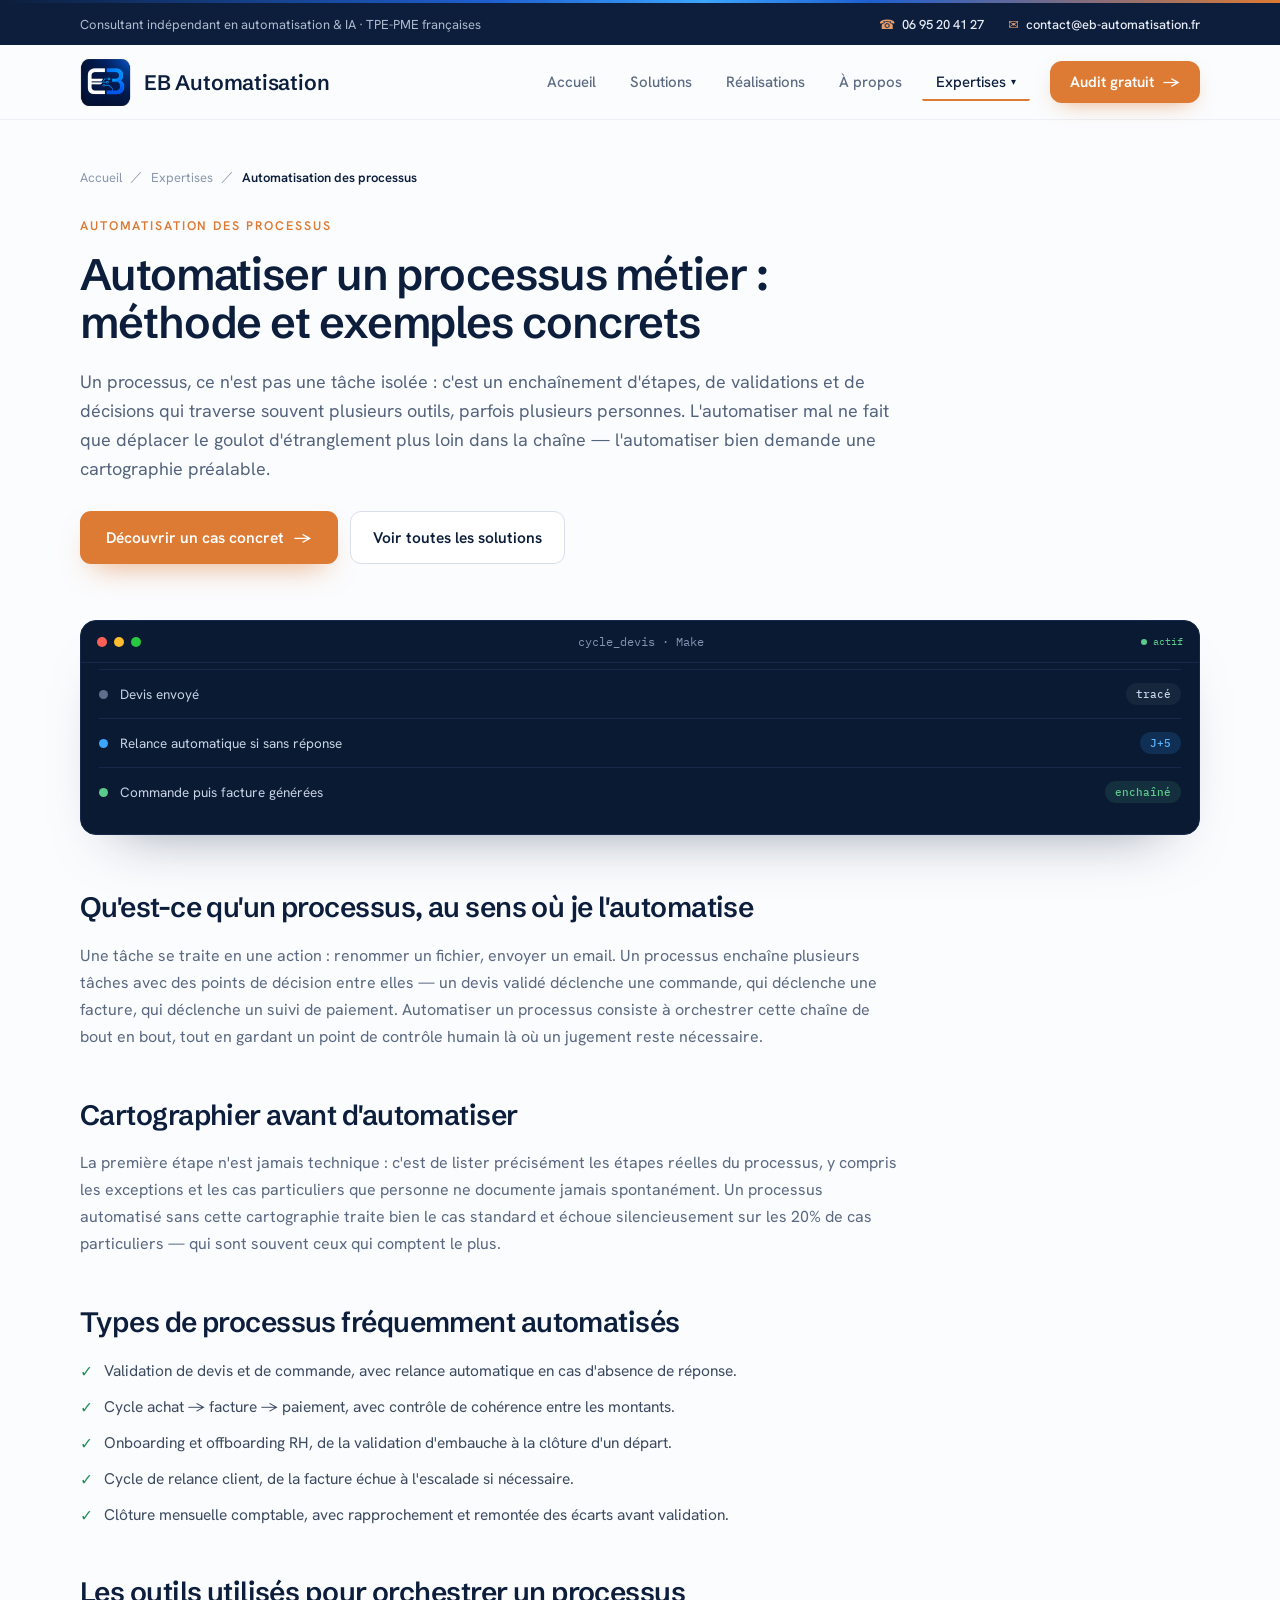
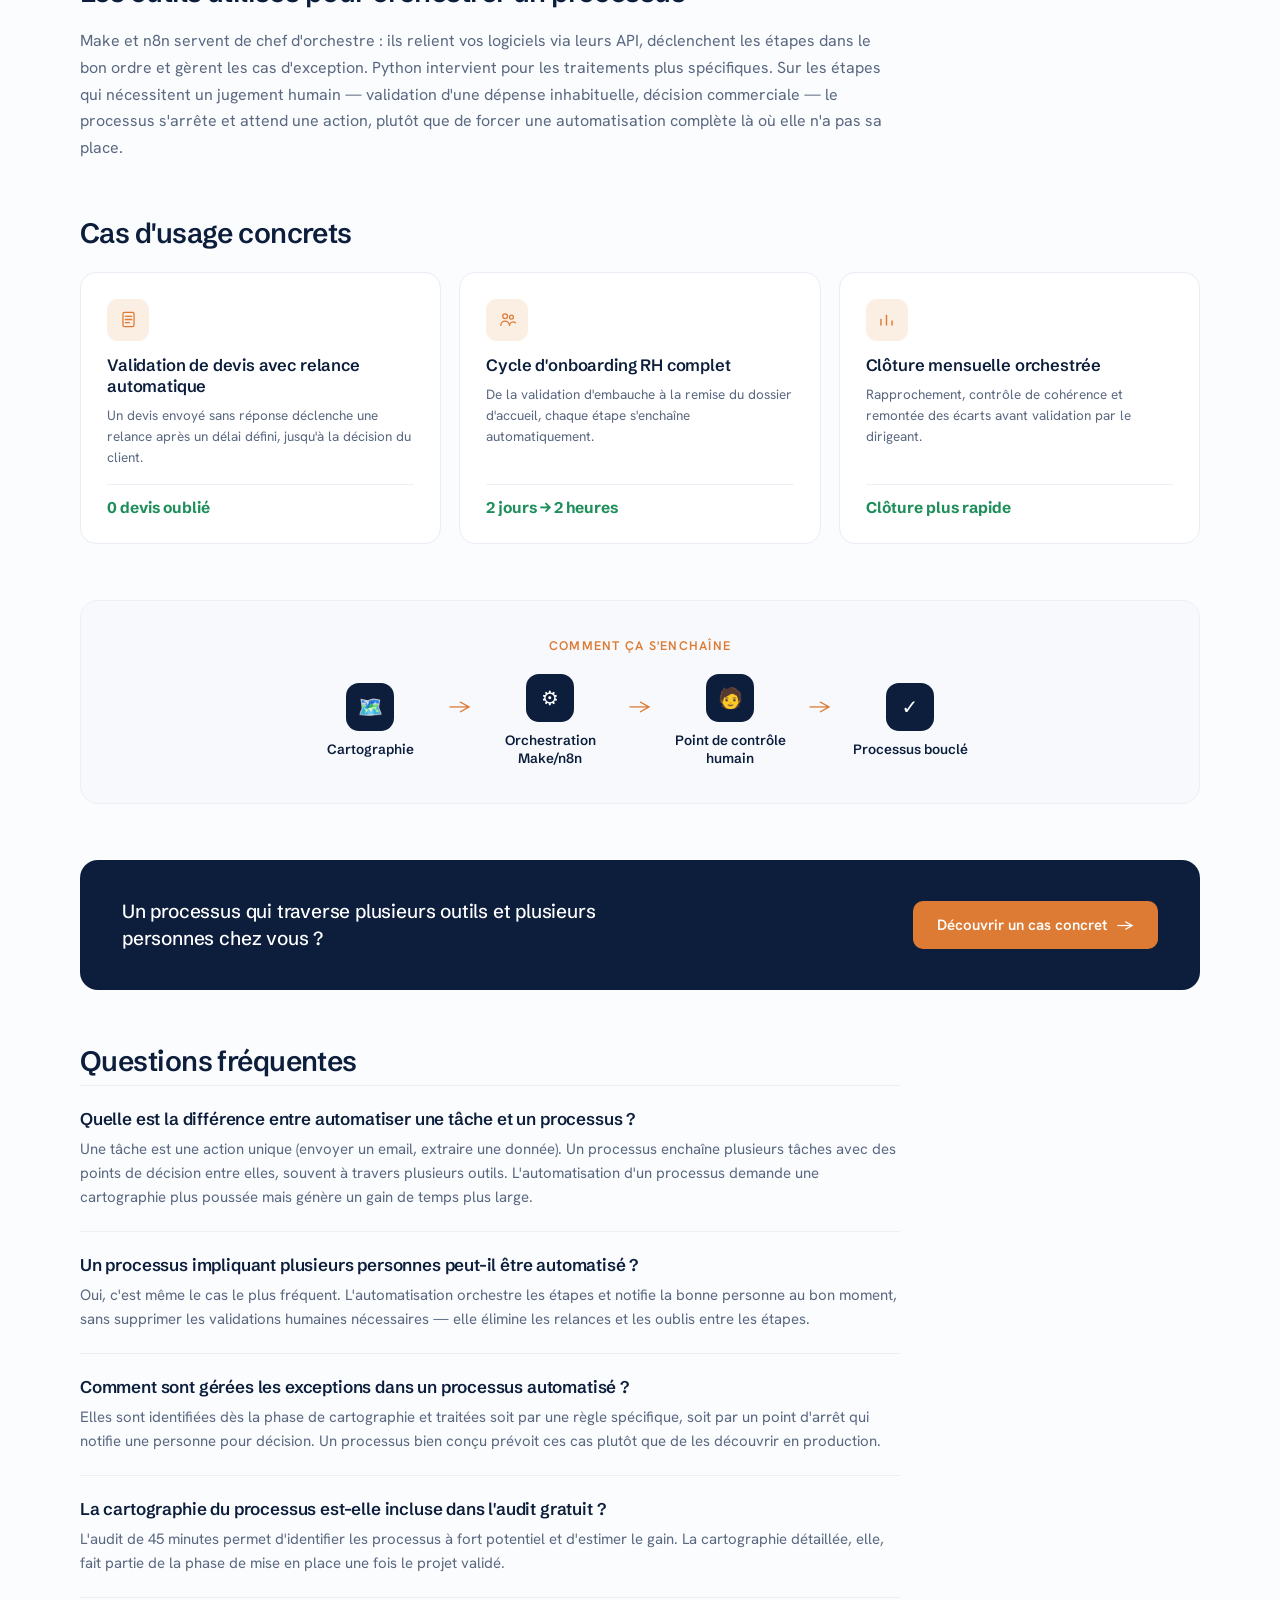
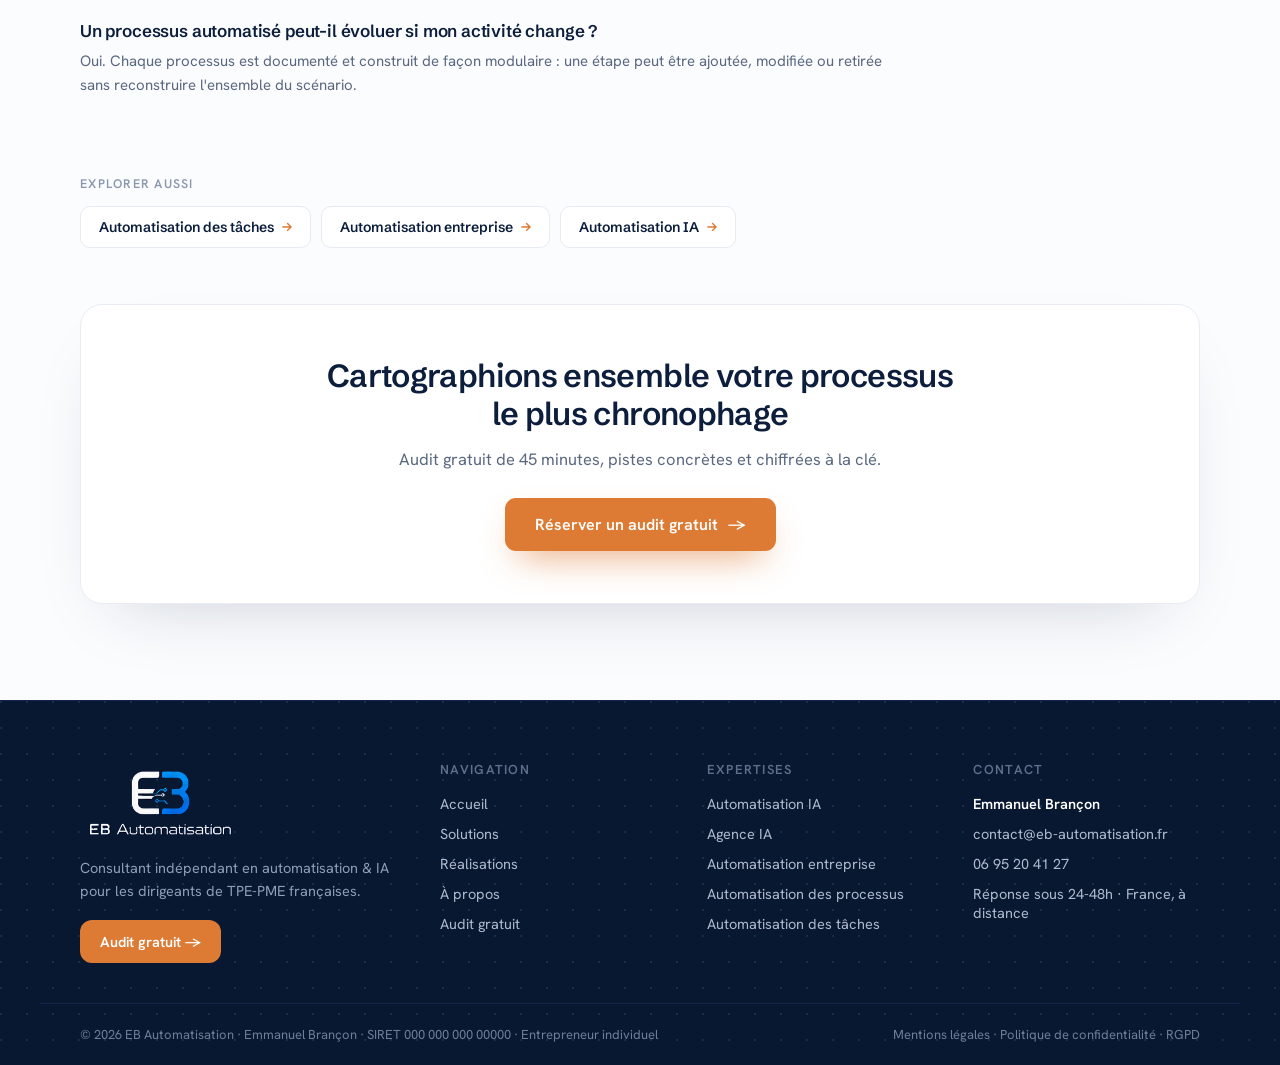
<file: site/automatisation-processus.html>
<!DOCTYPE html>
<html lang="fr">
<head>
<meta charset="utf-8">
<meta name="viewport" content="width=device-width, initial-scale=1">
<meta name="robots" content="index, follow">
<link rel="icon" type="image/png" href="assets/images/eb-icon.png">
<meta property="og:type" content="website">
<meta property="og:site_name" content="EB Automatisation">
<meta property="og:title" content="Automatisation des processus métier | EB Automatisation">
<meta property="og:description" content="Cartographier et automatiser vos processus métier de bout en bout : méthode, outils et exemples pour TPE-PME.">
<meta property="og:image" content="assets/images/uploads/156c3b91-a695-438b-b9d7-6828e90ea7ac.png">
<meta property="og:locale" content="fr_FR">
<meta name="twitter:card" content="summary_large_image">
<meta name="twitter:title" content="Automatisation des processus métier | EB Automatisation">
<meta name="twitter:description" content="Cartographier et automatiser vos processus métier de bout en bout.">
<meta name="twitter:image" content="assets/images/uploads/156c3b91-a695-438b-b9d7-6828e90ea7ac.png">
<title>Automatisation des processus métier | EB Automatisation</title>
<meta name="description" content="Cartographier et automatiser vos processus métier de bout en bout : méthode, outils et exemples pour TPE-PME.">
<link rel="canonical" href="automatisation-processus.html">
<link rel="preconnect" href="https://fonts.googleapis.com">
<link rel="preconnect" href="https://fonts.gstatic.com" crossorigin>
<link href="https://fonts.googleapis.com/css2?family=Schibsted+Grotesk:wght@400;500;600;700&amp;family=Hanken+Grotesk:wght@400;500;600;700&amp;family=IBM+Plex+Mono:wght@400;500&amp;display=swap" rel="stylesheet">
<link rel="stylesheet" href="assets/css/tokens.css">
<link rel="stylesheet" href="assets/css/layout.css">
<link rel="stylesheet" href="assets/css/typography.css">
<link rel="stylesheet" href="assets/css/components.css">
<link rel="stylesheet" href="assets/css/animations.css">
<link rel="stylesheet" href="assets/css/utilities.css">
<link rel="stylesheet" href="assets/css/pages/pillar.css">
<script type="application/ld+json">
{
  "@context": "https://schema.org",
  "@type": "Article",
  "headline": "Automatiser un processus métier : méthode et exemples concrets",
  "description": "Cartographier et automatiser vos processus métier de bout en bout : méthode, outils et exemples pour TPE-PME.",
  "author": { "@type": "Organization", "name": "EB Automatisation" },
  "publisher": {
    "@type": "Organization",
    "name": "EB Automatisation",
    "logo": { "@type": "ImageObject", "url": "assets/images/eb-icon.png" }
  },
  "mainEntityOfPage": { "@type": "WebPage", "@id": "automatisation-processus.html" },
  "inLanguage": "fr-FR"
}
</script>
<script type="application/ld+json">
{
  "@context": "https://schema.org",
  "@type": "FAQPage",
  "mainEntity": [
    { "@type": "Question", "name": "Quelle est la différence entre automatiser une tâche et un processus ?", "acceptedAnswer": { "@type": "Answer", "text": "Une tâche est une action unique (envoyer un email, extraire une donnée). Un processus enchaîne plusieurs tâches avec des points de décision entre elles, souvent à travers plusieurs outils. L'automatisation d'un processus demande une cartographie plus poussée mais génère un gain de temps plus large." } },
    { "@type": "Question", "name": "Un processus impliquant plusieurs personnes peut-il être automatisé ?", "acceptedAnswer": { "@type": "Answer", "text": "Oui, c'est même le cas le plus fréquent. L'automatisation orchestre les étapes et notifie la bonne personne au bon moment, sans supprimer les validations humaines nécessaires — elle élimine les relances et les oublis entre les étapes." } },
    { "@type": "Question", "name": "Comment sont gérées les exceptions dans un processus automatisé ?", "acceptedAnswer": { "@type": "Answer", "text": "Elles sont identifiées dès la phase de cartographie et traitées soit par une règle spécifique, soit par un point d'arrêt qui notifie une personne pour décision. Un processus bien conçu prévoit ces cas plutôt que de les découvrir en production." } },
    { "@type": "Question", "name": "La cartographie du processus est-elle incluse dans l'audit gratuit ?", "acceptedAnswer": { "@type": "Answer", "text": "L'audit de 45 minutes permet d'identifier les processus à fort potentiel et d'estimer le gain. La cartographie détaillée, elle, fait partie de la phase de mise en place une fois le projet validé." } },
    { "@type": "Question", "name": "Un processus automatisé peut-il évoluer si mon activité change ?", "acceptedAnswer": { "@type": "Answer", "text": "Oui. Chaque processus est documenté et construit de façon modulaire : une étape peut être ajoutée, modifiée ou retirée sans reconstruire l'ensemble du scénario." } }
  ]
}
</script>
</head>
<body>

<div class="techno-bar"></div>
<div class="topbar">
  <div class="topbar__inner">
    <div class="topbar__label">Consultant indépendant en automatisation &amp; IA · TPE-PME françaises</div>
    <div class="topbar__links">
      <a href="tel:+33695204127"><span>☎</span> 06 95 20 41 27</a>
      <a href="mailto:contact@eb-automatisation.fr"><span>✉</span> contact@eb-automatisation.fr</a>
    </div>
  </div>
</div>

<header class="site-header">
  <div class="site-header__row">
    <a href="index.html" class="brand" aria-label="EB Automatisation — retour à l'accueil">
      <img src="assets/images/eb-icon.png" alt="EB Automatisation" width="51" height="51">
      <span class="brand__name">EB Automatisation</span>
    </a>
    <button class="menu-toggle" type="button" aria-label="Ouvrir le menu" aria-expanded="false" data-menu-toggle>
      <span class="menu-toggle__bar"></span>
      <span class="menu-toggle__bar"></span>
      <span class="menu-toggle__bar"></span>
    </button>
    <nav class="site-nav">
      <a href="index.html" class="site-nav__link">Accueil</a>
      <a href="solutions.html" class="site-nav__link">Solutions</a>
      <a href="realisations.html" class="site-nav__link">Réalisations</a>
      <a href="apropos.html" class="site-nav__link">À propos</a>
      <div class="nav-dropdown" data-dropdown>
        <button class="nav-dropdown__trigger is-active" type="button" aria-haspopup="true" aria-expanded="false" data-dropdown-trigger>
          Expertises <span class="nav-dropdown__arrow">▾</span>
        </button>
        <div class="nav-dropdown__panel" data-dropdown-panel hidden>
          <a class="nav-dropdown__item" href="automatisation-ia.html">
            <span class="nav-dropdown__item-label">Automatisation IA</span>
            <span class="nav-dropdown__item-desc">Ce que l'IA change concrètement</span>
          </a>
          <a class="nav-dropdown__item" href="agence-ia.html">
            <span class="nav-dropdown__item-label">Agence IA vs consultant indépendant</span>
            <span class="nav-dropdown__item-desc">Comprendre les options</span>
          </a>
          <a class="nav-dropdown__item" href="automatisation-entreprise.html">
            <span class="nav-dropdown__item-label">Automatisation entreprise</span>
            <span class="nav-dropdown__item-desc">Par où commencer</span>
          </a>
          <a class="nav-dropdown__item" href="automatisation-processus.html">
            <span class="nav-dropdown__item-label">Automatisation des processus</span>
            <span class="nav-dropdown__item-desc">Cartographier et orchestrer</span>
          </a>
          <a class="nav-dropdown__item" href="automatisation-taches.html">
            <span class="nav-dropdown__item-label">Automatisation des tâches</span>
            <span class="nav-dropdown__item-desc">Les premiers gains rapides</span>
          </a>
        </div>
      </div>
      <a href="audit.html" class="nav-cta">Audit gratuit <span>→</span></a>
    </nav>
  </div>
</header>

<main>
  <div class="pillar-wrap">

    <!-- breadcrumb -->
    <nav class="pillar-breadcrumb" aria-label="Fil d'Ariane">
      <a href="index.html">Accueil</a>
      <span>／</span>
      <a href="solutions.html">Expertises</a>
      <span>／</span>
      <span class="pillar-breadcrumb__current">Automatisation des processus</span>
    </nav>

    <!-- hero -->
    <div class="pillar-hero">
      <div class="eyebrow pillar-hero__eyebrow">Automatisation des processus</div>
      <h1>Automatiser un processus métier : méthode et exemples concrets</h1>
      <p class="pillar-hero__intro">Un processus, ce n'est pas une tâche isolée : c'est un enchaînement d'étapes, de validations et de décisions qui traverse souvent plusieurs outils, parfois plusieurs personnes. L'automatiser mal ne fait que déplacer le goulot d'étranglement plus loin dans la chaîne — l'automatiser bien demande une cartographie préalable.</p>
      <div class="pillar-hero__actions">
        <a href="realisations.html" class="btn btn-primary">Découvrir un cas concret <span>→</span></a>
        <a href="solutions.html" class="btn btn-secondary">Voir toutes les solutions</a>
      </div>
    </div>

    <!-- mockup visuel -->
    <div class="pillar-mock">
      <div class="pillar-mock__titlebar">
        <div class="pillar-mock__dots"><span style="background:#FF5F57;"></span><span style="background:#FEBC2E;"></span><span style="background:#28C840;"></span></div>
        <span class="pillar-mock__file">cycle_devis · Make</span>
        <span class="pillar-mock__live"><span class="pillar-mock__live-dot"></span>actif</span>
      </div>
      <div class="pillar-mock__body">
        <div class="pillar-mock__row"><span class="pillar-mock__dot" style="background:#5e6f8c;"></span><span class="pillar-mock__label">Devis envoyé</span><span class="pillar-mock__val" style="color:#C7D2E4;background:rgba(255,255,255,.05);">tracé</span></div>
        <div class="pillar-mock__row"><span class="pillar-mock__dot" style="background:#3BA5FF;"></span><span class="pillar-mock__label">Relance automatique si sans réponse</span><span class="pillar-mock__val" style="color:#5BB6FF;background:rgba(46,155,255,.16);">J+5</span></div>
        <div class="pillar-mock__row"><span class="pillar-mock__dot" style="background:#5BCB8B;"></span><span class="pillar-mock__label">Commande puis facture générées</span><span class="pillar-mock__val" style="color:#5BCB8B;background:rgba(91,203,139,.12);">enchaîné</span></div>
      </div>
    </div>

    <!-- sections -->
    <div class="pillar-section">
      <h2>Qu'est-ce qu'un processus, au sens où je l'automatise</h2>
      <p>Une tâche se traite en une action : renommer un fichier, envoyer un email. Un processus enchaîne plusieurs tâches avec des points de décision entre elles — un devis validé déclenche une commande, qui déclenche une facture, qui déclenche un suivi de paiement. Automatiser un processus consiste à orchestrer cette chaîne de bout en bout, tout en gardant un point de contrôle humain là où un jugement reste nécessaire.</p>
    </div>

    <div class="pillar-section">
      <h2>Cartographier avant d'automatiser</h2>
      <p>La première étape n'est jamais technique : c'est de lister précisément les étapes réelles du processus, y compris les exceptions et les cas particuliers que personne ne documente jamais spontanément. Un processus automatisé sans cette cartographie traite bien le cas standard et échoue silencieusement sur les 20% de cas particuliers — qui sont souvent ceux qui comptent le plus.</p>
    </div>

    <div class="pillar-section">
      <h2>Types de processus fréquemment automatisés</h2>
      <div class="pillar-section__list">
        <div class="pillar-section__list-item"><span>✓</span>Validation de devis et de commande, avec relance automatique en cas d'absence de réponse.</div>
        <div class="pillar-section__list-item"><span>✓</span>Cycle achat → facture → paiement, avec contrôle de cohérence entre les montants.</div>
        <div class="pillar-section__list-item"><span>✓</span>Onboarding et offboarding RH, de la validation d'embauche à la clôture d'un départ.</div>
        <div class="pillar-section__list-item"><span>✓</span>Cycle de relance client, de la facture échue à l'escalade si nécessaire.</div>
        <div class="pillar-section__list-item"><span>✓</span>Clôture mensuelle comptable, avec rapprochement et remontée des écarts avant validation.</div>
      </div>
    </div>

    <div class="pillar-section">
      <h2>Les outils utilisés pour orchestrer un processus</h2>
      <p>Make et n8n servent de chef d'orchestre : ils relient vos logiciels via leurs API, déclenchent les étapes dans le bon ordre et gèrent les cas d'exception. Python intervient pour les traitements plus spécifiques. Sur les étapes qui nécessitent un jugement humain — validation d'une dépense inhabituelle, décision commerciale — le processus s'arrête et attend une action, plutôt que de forcer une automatisation complète là où elle n'a pas sa place.</p>
    </div>

    <!-- cas d'usage -->
    <div class="pillar-usecases">
      <h2>Cas d'usage concrets</h2>
      <div class="pillar-usecases__grid">
        <div class="pillar-usecase">
          <div class="pillar-usecase__icon"><svg width="19" height="19" viewBox="0 0 24 24" fill="none" stroke="currentColor" stroke-width="1.6" stroke-linecap="round" stroke-linejoin="round"><rect x="5" y="3" width="14" height="18" rx="2"></rect><line x1="8" y1="8" x2="16" y2="8"></line><line x1="8" y1="12" x2="16" y2="12"></line><line x1="8" y1="16" x2="13" y2="16"></line></svg></div>
          <h3>Validation de devis avec relance automatique</h3>
          <p>Un devis envoyé sans réponse déclenche une relance après un délai défini, jusqu'à la décision du client.</p>
          <div class="pillar-usecase__gain">0 devis oublié</div>
        </div>
        <div class="pillar-usecase">
          <div class="pillar-usecase__icon"><svg width="19" height="19" viewBox="0 0 24 24" fill="none" stroke="currentColor" stroke-width="1.6" stroke-linecap="round" stroke-linejoin="round"><circle cx="9" cy="8" r="3"></circle><circle cx="17" cy="9" r="2.4"></circle><path d="M3.5 19.5a5.5 5.5 0 0 1 11 0"></path><path d="M14.5 19.5a4.5 4.5 0 0 1 7.5-3.3"></path></svg></div>
          <h3>Cycle d'onboarding RH complet</h3>
          <p>De la validation d'embauche à la remise du dossier d'accueil, chaque étape s'enchaîne automatiquement.</p>
          <div class="pillar-usecase__gain">2 jours → 2 heures</div>
        </div>
        <div class="pillar-usecase">
          <div class="pillar-usecase__icon"><svg width="19" height="19" viewBox="0 0 24 24" fill="none" stroke="currentColor" stroke-width="1.8" stroke-linecap="round"><line x1="5" y1="19" x2="5" y2="12"></line><line x1="12" y1="19" x2="12" y2="7"></line><line x1="19" y1="19" x2="19" y2="14"></line></svg></div>
          <h3>Clôture mensuelle orchestrée</h3>
          <p>Rapprochement, contrôle de cohérence et remontée des écarts avant validation par le dirigeant.</p>
          <div class="pillar-usecase__gain">Clôture plus rapide</div>
        </div>
      </div>
    </div>

    <!-- flow diagram -->
    <div class="pillar-flow">
      <div class="pillar-flow__label">Comment ça s'enchaîne</div>
      <div class="pillar-flow__row">
        <div class="pillar-flow__step"><span class="pillar-flow__icon">🗺️</span><span class="pillar-flow__step-label">Cartographie</span></div>
        <span class="pillar-flow__arrow">→</span>
        <div class="pillar-flow__step"><span class="pillar-flow__icon">⚙️</span><span class="pillar-flow__step-label">Orchestration Make/n8n</span></div>
        <span class="pillar-flow__arrow">→</span>
        <div class="pillar-flow__step"><span class="pillar-flow__icon">🧑</span><span class="pillar-flow__step-label">Point de contrôle humain</span></div>
        <span class="pillar-flow__arrow">→</span>
        <div class="pillar-flow__step"><span class="pillar-flow__icon">✓</span><span class="pillar-flow__step-label">Processus bouclé</span></div>
      </div>
    </div>

    <!-- mid CTA -->
    <div class="pillar-mid-cta">
      <p>Un processus qui traverse plusieurs outils et plusieurs personnes chez vous ?</p>
      <a href="realisations.html" class="btn btn-primary">Découvrir un cas concret <span>→</span></a>
    </div>

    <!-- FAQ -->
    <div class="pillar-faq">
      <h2>Questions fréquentes</h2>
      <div class="pillar-faq__item">
        <h3>Quelle est la différence entre automatiser une tâche et un processus ?</h3>
        <p>Une tâche est une action unique (envoyer un email, extraire une donnée). Un processus enchaîne plusieurs tâches avec des points de décision entre elles, souvent à travers plusieurs outils. L'automatisation d'un processus demande une cartographie plus poussée mais génère un gain de temps plus large.</p>
      </div>
      <div class="pillar-faq__item">
        <h3>Un processus impliquant plusieurs personnes peut-il être automatisé ?</h3>
        <p>Oui, c'est même le cas le plus fréquent. L'automatisation orchestre les étapes et notifie la bonne personne au bon moment, sans supprimer les validations humaines nécessaires — elle élimine les relances et les oublis entre les étapes.</p>
      </div>
      <div class="pillar-faq__item">
        <h3>Comment sont gérées les exceptions dans un processus automatisé ?</h3>
        <p>Elles sont identifiées dès la phase de cartographie et traitées soit par une règle spécifique, soit par un point d'arrêt qui notifie une personne pour décision. Un processus bien conçu prévoit ces cas plutôt que de les découvrir en production.</p>
      </div>
      <div class="pillar-faq__item">
        <h3>La cartographie du processus est-elle incluse dans l'audit gratuit ?</h3>
        <p>L'audit de 45 minutes permet d'identifier les processus à fort potentiel et d'estimer le gain. La cartographie détaillée, elle, fait partie de la phase de mise en place une fois le projet validé.</p>
      </div>
      <div class="pillar-faq__item">
        <h3>Un processus automatisé peut-il évoluer si mon activité change ?</h3>
        <p>Oui. Chaque processus est documenté et construit de façon modulaire : une étape peut être ajoutée, modifiée ou retirée sans reconstruire l'ensemble du scénario.</p>
      </div>
    </div>

    <!-- explorer aussi -->
    <div class="pillar-related">
      <div class="pillar-related__label">Explorer aussi</div>
      <div class="pillar-related__list">
        <a href="automatisation-taches.html" class="pillar-related__pill">Automatisation des tâches <span>→</span></a>
        <a href="automatisation-entreprise.html" class="pillar-related__pill">Automatisation entreprise <span>→</span></a>
        <a href="automatisation-ia.html" class="pillar-related__pill">Automatisation IA <span>→</span></a>
      </div>
    </div>

    <!-- CTA final -->
    <div class="pillar-final-cta">
      <h2>Cartographions ensemble votre processus le plus chronophage</h2>
      <p>Audit gratuit de 45 minutes, pistes concrètes et chiffrées à la clé.</p>
      <a href="audit.html" class="btn btn-primary">Réserver un audit gratuit <span>→</span></a>
    </div>

  </div>
</main>

<footer class="site-footer">
  <div class="site-footer__grid">
    <div>
      <div class="site-footer__logo"><img src="assets/images/uploads/156c3b91-a695-438b-b9d7-6828e90ea7ac.png" alt="EB Automatisation" width="180" height="77"></div>
      <p class="site-footer__desc">Consultant indépendant en automatisation &amp; IA pour les dirigeants de TPE-PME françaises.</p>
      <a href="audit.html" class="site-footer__cta">Audit gratuit →</a>
    </div>
    <div>
      <div class="site-footer__heading">Navigation</div>
      <div class="site-footer__links">
        <a href="index.html">Accueil</a>
        <a href="solutions.html">Solutions</a>
        <a href="realisations.html">Réalisations</a>
        <a href="apropos.html">À propos</a>
        <a href="audit.html">Audit gratuit</a>
      </div>
    </div>
    <div>
      <div class="site-footer__heading">Expertises</div>
      <div class="site-footer__links">
        <a href="automatisation-ia.html">Automatisation IA</a>
        <a href="agence-ia.html">Agence IA</a>
        <a href="automatisation-entreprise.html">Automatisation entreprise</a>
        <a href="automatisation-processus.html">Automatisation des processus</a>
        <a href="automatisation-taches.html">Automatisation des tâches</a>
      </div>
    </div>
    <div>
      <div class="site-footer__heading">Contact</div>
      <div class="site-footer__contact">
        <span class="site-footer__contact-name">Emmanuel Brançon</span>
        <a href="mailto:contact@eb-automatisation.fr">contact@eb-automatisation.fr</a>
        <a href="tel:+33695204127">06 95 20 41 27</a>
        <span>Réponse sous 24-48h · France, à distance</span>
      </div>
    </div>
  </div>
  <div class="site-footer__bottom">
    <span>© 2026 EB Automatisation · Emmanuel Brançon · SIRET 000 000 000 00000 · Entrepreneur individuel</span>
    <span>Mentions légales · Politique de confidentialité · RGPD</span>
  </div>
</footer>

<script src="assets/js/main.js"></script>
</body>
</html>
</file>
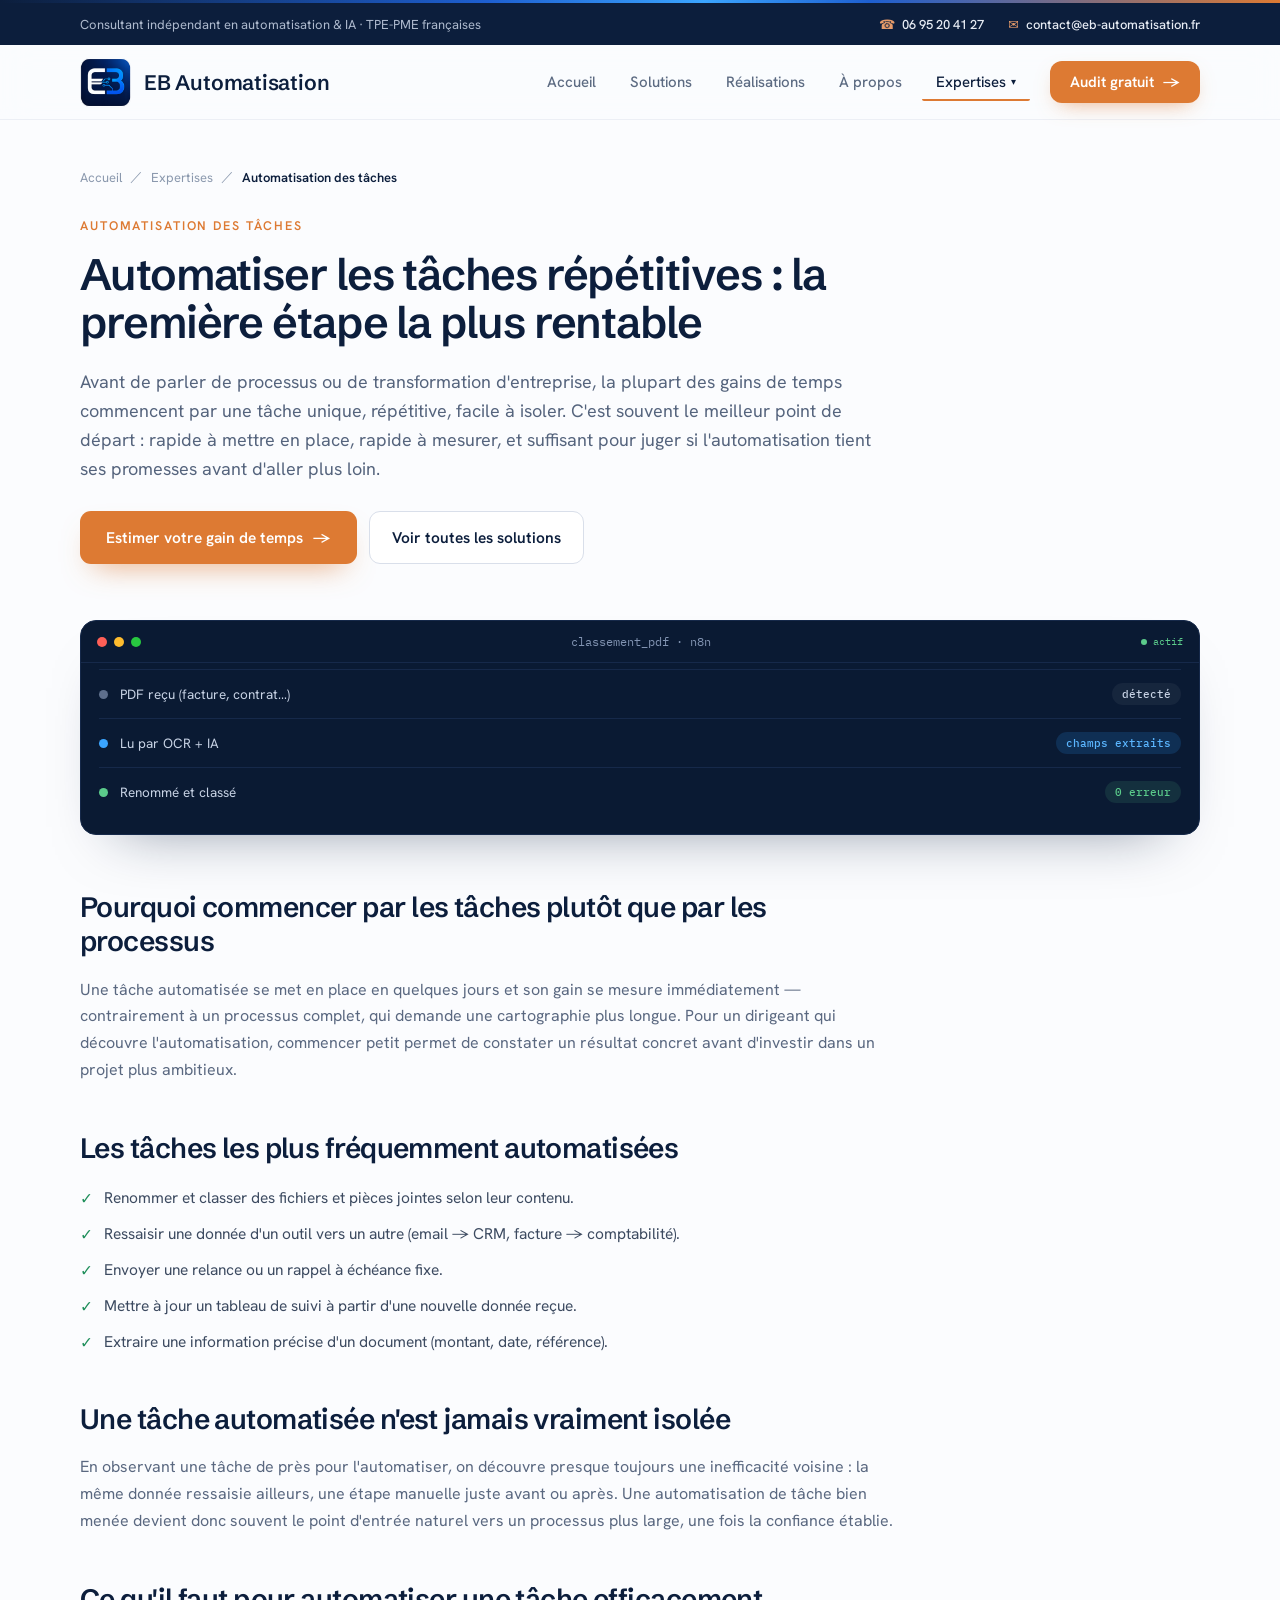
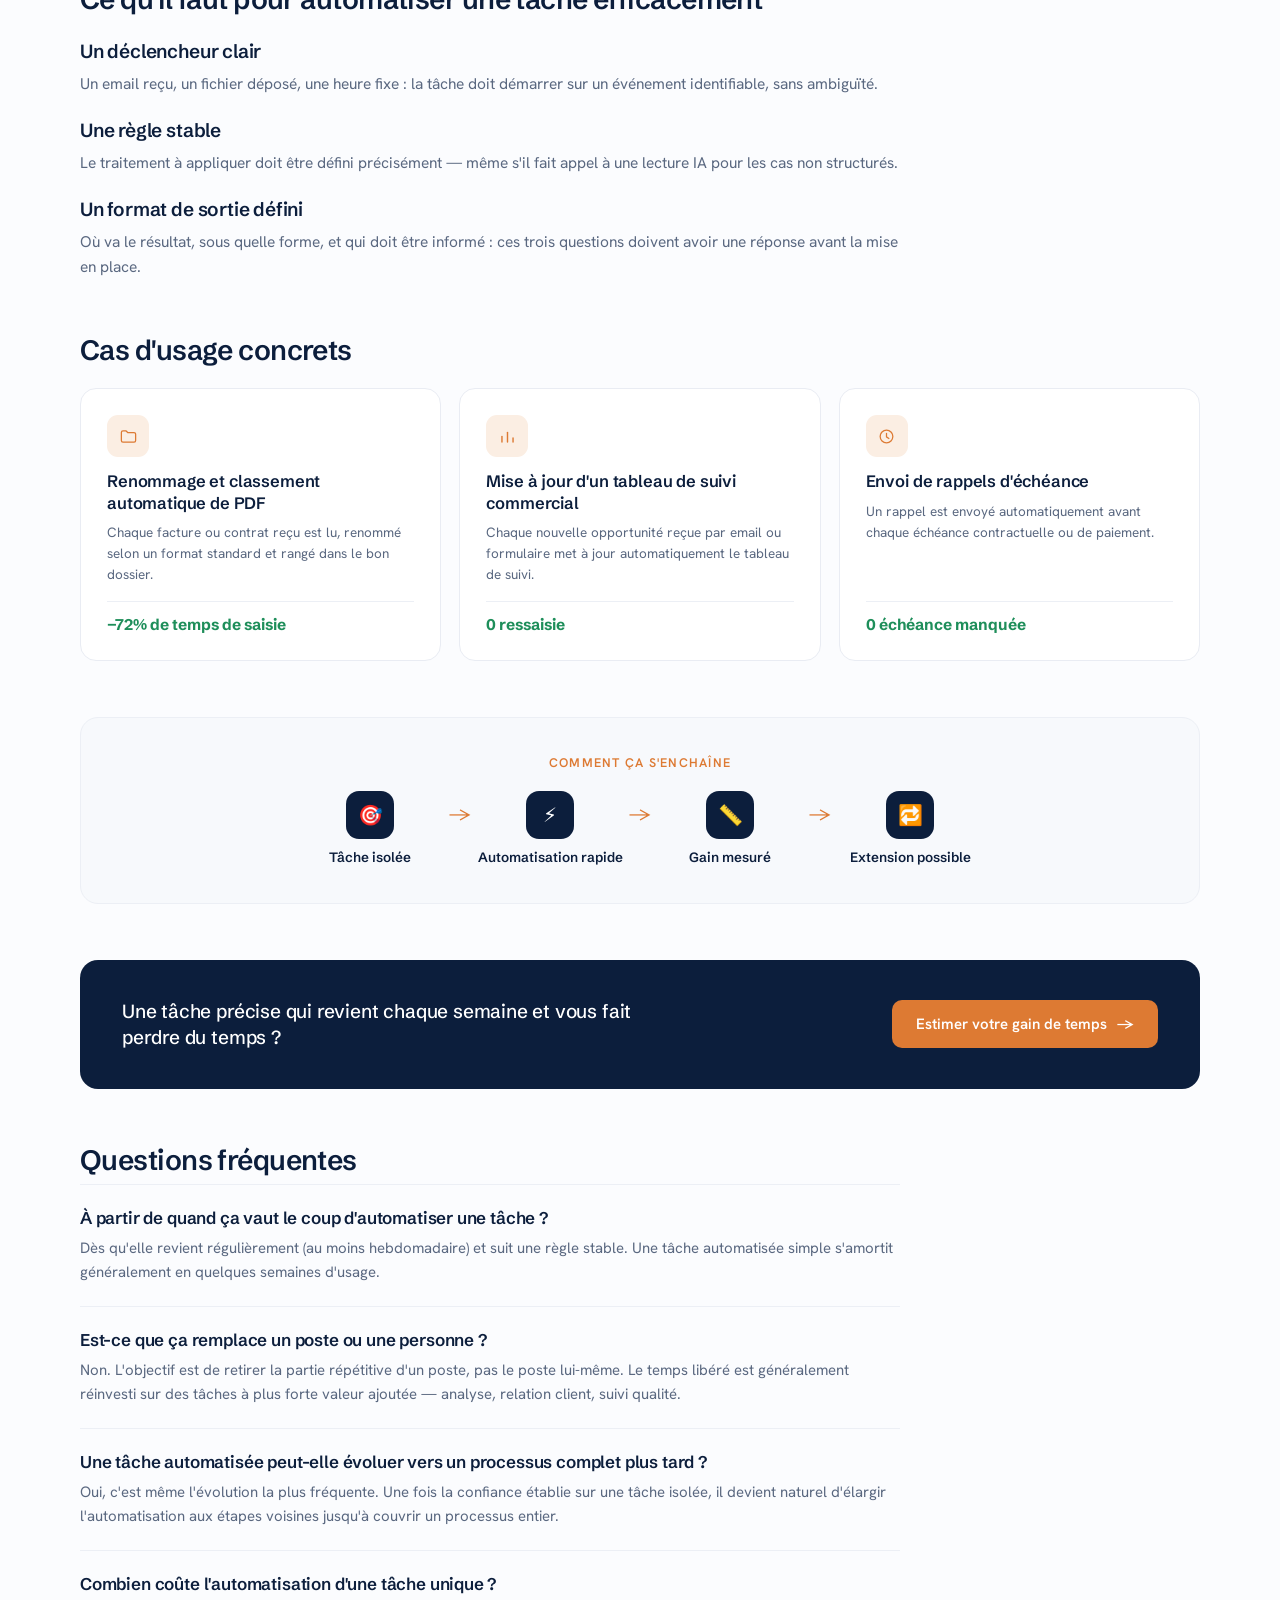
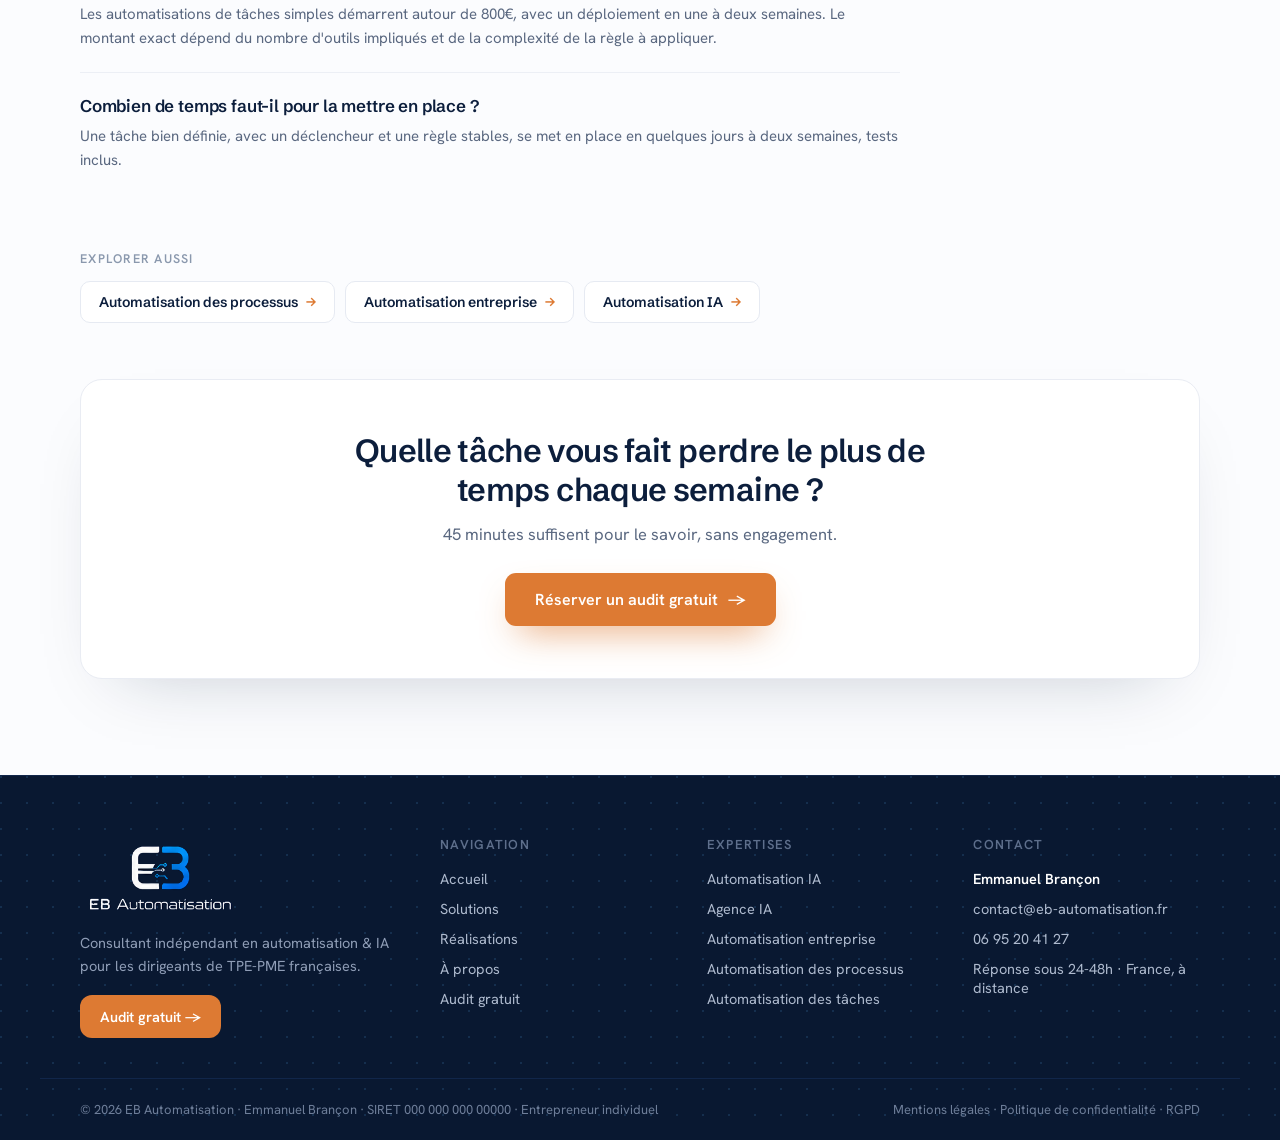
<file: site/automatisation-taches.html>
<!DOCTYPE html>
<html lang="fr">
<head>
<meta charset="utf-8">
<meta name="viewport" content="width=device-width, initial-scale=1">
<meta name="robots" content="index, follow">
<link rel="icon" type="image/png" href="assets/images/eb-icon.png">
<meta property="og:type" content="website">
<meta property="og:site_name" content="EB Automatisation">
<meta property="og:title" content="Automatisation des tâches répétitives | EB Automatisation">
<meta property="og:description" content="Identifiez et automatisez les tâches répétitives qui font perdre du temps à votre équipe. Premiers gains rapides et mesurables.">
<meta property="og:image" content="assets/images/uploads/156c3b91-a695-438b-b9d7-6828e90ea7ac.png">
<meta property="og:locale" content="fr_FR">
<meta name="twitter:card" content="summary_large_image">
<meta name="twitter:title" content="Automatisation des tâches répétitives | EB Automatisation">
<meta name="twitter:description" content="Identifiez et automatisez les tâches répétitives qui font perdre du temps à votre équipe.">
<meta name="twitter:image" content="assets/images/uploads/156c3b91-a695-438b-b9d7-6828e90ea7ac.png">
<title>Automatisation des tâches répétitives | EB Automatisation</title>
<meta name="description" content="Identifiez et automatisez les tâches répétitives qui font perdre du temps à votre équipe. Premiers gains rapides et mesurables.">
<link rel="canonical" href="automatisation-taches.html">
<link rel="preconnect" href="https://fonts.googleapis.com">
<link rel="preconnect" href="https://fonts.gstatic.com" crossorigin>
<link href="https://fonts.googleapis.com/css2?family=Schibsted+Grotesk:wght@400;500;600;700&amp;family=Hanken+Grotesk:wght@400;500;600;700&amp;family=IBM+Plex+Mono:wght@400;500&amp;display=swap" rel="stylesheet">
<link rel="stylesheet" href="assets/css/tokens.css">
<link rel="stylesheet" href="assets/css/layout.css">
<link rel="stylesheet" href="assets/css/typography.css">
<link rel="stylesheet" href="assets/css/components.css">
<link rel="stylesheet" href="assets/css/animations.css">
<link rel="stylesheet" href="assets/css/utilities.css">
<link rel="stylesheet" href="assets/css/pages/pillar.css">
<script type="application/ld+json">
{
  "@context": "https://schema.org",
  "@type": "Article",
  "headline": "Automatiser les tâches répétitives : la première étape la plus rentable",
  "description": "Identifiez et automatisez les tâches répétitives qui font perdre du temps à votre équipe. Premiers gains rapides et mesurables.",
  "author": { "@type": "Organization", "name": "EB Automatisation" },
  "publisher": {
    "@type": "Organization",
    "name": "EB Automatisation",
    "logo": { "@type": "ImageObject", "url": "assets/images/eb-icon.png" }
  },
  "mainEntityOfPage": { "@type": "WebPage", "@id": "automatisation-taches.html" },
  "inLanguage": "fr-FR"
}
</script>
<script type="application/ld+json">
{
  "@context": "https://schema.org",
  "@type": "FAQPage",
  "mainEntity": [
    { "@type": "Question", "name": "À partir de quand ça vaut le coup d'automatiser une tâche ?", "acceptedAnswer": { "@type": "Answer", "text": "Dès qu'elle revient régulièrement (au moins hebdomadaire) et suit une règle stable. Une tâche automatisée simple s'amortit généralement en quelques semaines d'usage." } },
    { "@type": "Question", "name": "Est-ce que ça remplace un poste ou une personne ?", "acceptedAnswer": { "@type": "Answer", "text": "Non. L'objectif est de retirer la partie répétitive d'un poste, pas le poste lui-même. Le temps libéré est généralement réinvesti sur des tâches à plus forte valeur ajoutée — analyse, relation client, suivi qualité." } },
    { "@type": "Question", "name": "Une tâche automatisée peut-elle évoluer vers un processus complet plus tard ?", "acceptedAnswer": { "@type": "Answer", "text": "Oui, c'est même l'évolution la plus fréquente. Une fois la confiance établie sur une tâche isolée, il devient naturel d'élargir l'automatisation aux étapes voisines jusqu'à couvrir un processus entier." } },
    { "@type": "Question", "name": "Combien coûte l'automatisation d'une tâche unique ?", "acceptedAnswer": { "@type": "Answer", "text": "Les automatisations de tâches simples démarrent autour de 800€, avec un déploiement en une à deux semaines. Le montant exact dépend du nombre d'outils impliqués et de la complexité de la règle à appliquer." } },
    { "@type": "Question", "name": "Combien de temps faut-il pour la mettre en place ?", "acceptedAnswer": { "@type": "Answer", "text": "Une tâche bien définie, avec un déclencheur et une règle stables, se met en place en quelques jours à deux semaines, tests inclus." } }
  ]
}
</script>
</head>
<body>

<div class="techno-bar"></div>
<div class="topbar">
  <div class="topbar__inner">
    <div class="topbar__label">Consultant indépendant en automatisation &amp; IA · TPE-PME françaises</div>
    <div class="topbar__links">
      <a href="tel:+33695204127"><span>☎</span> 06 95 20 41 27</a>
      <a href="mailto:contact@eb-automatisation.fr"><span>✉</span> contact@eb-automatisation.fr</a>
    </div>
  </div>
</div>

<header class="site-header">
  <div class="site-header__row">
    <a href="index.html" class="brand" aria-label="EB Automatisation — retour à l'accueil">
      <img src="assets/images/eb-icon.png" alt="EB Automatisation" width="51" height="51">
      <span class="brand__name">EB Automatisation</span>
    </a>
    <button class="menu-toggle" type="button" aria-label="Ouvrir le menu" aria-expanded="false" data-menu-toggle>
      <span class="menu-toggle__bar"></span>
      <span class="menu-toggle__bar"></span>
      <span class="menu-toggle__bar"></span>
    </button>
    <nav class="site-nav">
      <a href="index.html" class="site-nav__link">Accueil</a>
      <a href="solutions.html" class="site-nav__link">Solutions</a>
      <a href="realisations.html" class="site-nav__link">Réalisations</a>
      <a href="apropos.html" class="site-nav__link">À propos</a>
      <div class="nav-dropdown" data-dropdown>
        <button class="nav-dropdown__trigger is-active" type="button" aria-haspopup="true" aria-expanded="false" data-dropdown-trigger>
          Expertises <span class="nav-dropdown__arrow">▾</span>
        </button>
        <div class="nav-dropdown__panel" data-dropdown-panel hidden>
          <a class="nav-dropdown__item" href="automatisation-ia.html">
            <span class="nav-dropdown__item-label">Automatisation IA</span>
            <span class="nav-dropdown__item-desc">Ce que l'IA change concrètement</span>
          </a>
          <a class="nav-dropdown__item" href="agence-ia.html">
            <span class="nav-dropdown__item-label">Agence IA vs consultant indépendant</span>
            <span class="nav-dropdown__item-desc">Comprendre les options</span>
          </a>
          <a class="nav-dropdown__item" href="automatisation-entreprise.html">
            <span class="nav-dropdown__item-label">Automatisation entreprise</span>
            <span class="nav-dropdown__item-desc">Par où commencer</span>
          </a>
          <a class="nav-dropdown__item" href="automatisation-processus.html">
            <span class="nav-dropdown__item-label">Automatisation des processus</span>
            <span class="nav-dropdown__item-desc">Cartographier et orchestrer</span>
          </a>
          <a class="nav-dropdown__item" href="automatisation-taches.html">
            <span class="nav-dropdown__item-label">Automatisation des tâches</span>
            <span class="nav-dropdown__item-desc">Les premiers gains rapides</span>
          </a>
        </div>
      </div>
      <a href="audit.html" class="nav-cta">Audit gratuit <span>→</span></a>
    </nav>
  </div>
</header>

<main>
  <div class="pillar-wrap">

    <!-- breadcrumb -->
    <nav class="pillar-breadcrumb" aria-label="Fil d'Ariane">
      <a href="index.html">Accueil</a>
      <span>／</span>
      <a href="solutions.html">Expertises</a>
      <span>／</span>
      <span class="pillar-breadcrumb__current">Automatisation des tâches</span>
    </nav>

    <!-- hero -->
    <div class="pillar-hero">
      <div class="eyebrow pillar-hero__eyebrow">Automatisation des tâches</div>
      <h1>Automatiser les tâches répétitives : la première étape la plus rentable</h1>
      <p class="pillar-hero__intro">Avant de parler de processus ou de transformation d'entreprise, la plupart des gains de temps commencent par une tâche unique, répétitive, facile à isoler. C'est souvent le meilleur point de départ : rapide à mettre en place, rapide à mesurer, et suffisant pour juger si l'automatisation tient ses promesses avant d'aller plus loin.</p>
      <div class="pillar-hero__actions">
        <a href="audit.html" class="btn btn-primary">Estimer votre gain de temps <span>→</span></a>
        <a href="solutions.html" class="btn btn-secondary">Voir toutes les solutions</a>
      </div>
    </div>

    <!-- mockup visuel -->
    <div class="pillar-mock">
      <div class="pillar-mock__titlebar">
        <div class="pillar-mock__dots"><span style="background:#FF5F57;"></span><span style="background:#FEBC2E;"></span><span style="background:#28C840;"></span></div>
        <span class="pillar-mock__file">classement_pdf · n8n</span>
        <span class="pillar-mock__live"><span class="pillar-mock__live-dot"></span>actif</span>
      </div>
      <div class="pillar-mock__body">
        <div class="pillar-mock__row"><span class="pillar-mock__dot" style="background:#5e6f8c;"></span><span class="pillar-mock__label">PDF reçu (facture, contrat…)</span><span class="pillar-mock__val" style="color:#C7D2E4;background:rgba(255,255,255,.05);">détecté</span></div>
        <div class="pillar-mock__row"><span class="pillar-mock__dot" style="background:#3BA5FF;"></span><span class="pillar-mock__label">Lu par OCR + IA</span><span class="pillar-mock__val" style="color:#5BB6FF;background:rgba(46,155,255,.16);">champs extraits</span></div>
        <div class="pillar-mock__row"><span class="pillar-mock__dot" style="background:#5BCB8B;"></span><span class="pillar-mock__label">Renommé et classé</span><span class="pillar-mock__val" style="color:#5BCB8B;background:rgba(91,203,139,.12);">0 erreur</span></div>
      </div>
    </div>

    <!-- sections -->
    <div class="pillar-section">
      <h2>Pourquoi commencer par les tâches plutôt que par les processus</h2>
      <p>Une tâche automatisée se met en place en quelques jours et son gain se mesure immédiatement — contrairement à un processus complet, qui demande une cartographie plus longue. Pour un dirigeant qui découvre l'automatisation, commencer petit permet de constater un résultat concret avant d'investir dans un projet plus ambitieux.</p>
    </div>

    <div class="pillar-section">
      <h2>Les tâches les plus fréquemment automatisées</h2>
      <div class="pillar-section__list">
        <div class="pillar-section__list-item"><span>✓</span>Renommer et classer des fichiers et pièces jointes selon leur contenu.</div>
        <div class="pillar-section__list-item"><span>✓</span>Ressaisir une donnée d'un outil vers un autre (email → CRM, facture → comptabilité).</div>
        <div class="pillar-section__list-item"><span>✓</span>Envoyer une relance ou un rappel à échéance fixe.</div>
        <div class="pillar-section__list-item"><span>✓</span>Mettre à jour un tableau de suivi à partir d'une nouvelle donnée reçue.</div>
        <div class="pillar-section__list-item"><span>✓</span>Extraire une information précise d'un document (montant, date, référence).</div>
      </div>
    </div>

    <div class="pillar-section">
      <h2>Une tâche automatisée n'est jamais vraiment isolée</h2>
      <p>En observant une tâche de près pour l'automatiser, on découvre presque toujours une inefficacité voisine : la même donnée ressaisie ailleurs, une étape manuelle juste avant ou après. Une automatisation de tâche bien menée devient donc souvent le point d'entrée naturel vers un processus plus large, une fois la confiance établie.</p>
    </div>

    <div class="pillar-section">
      <h2>Ce qu'il faut pour automatiser une tâche efficacement</h2>
      <div class="pillar-section__sub">
        <h3>Un déclencheur clair</h3>
        <p>Un email reçu, un fichier déposé, une heure fixe : la tâche doit démarrer sur un événement identifiable, sans ambiguïté.</p>
      </div>
      <div class="pillar-section__sub">
        <h3>Une règle stable</h3>
        <p>Le traitement à appliquer doit être défini précisément — même s'il fait appel à une lecture IA pour les cas non structurés.</p>
      </div>
      <div class="pillar-section__sub">
        <h3>Un format de sortie défini</h3>
        <p>Où va le résultat, sous quelle forme, et qui doit être informé : ces trois questions doivent avoir une réponse avant la mise en place.</p>
      </div>
    </div>

    <!-- cas d'usage -->
    <div class="pillar-usecases">
      <h2>Cas d'usage concrets</h2>
      <div class="pillar-usecases__grid">
        <div class="pillar-usecase">
          <div class="pillar-usecase__icon"><svg width="19" height="19" viewBox="0 0 24 24" fill="none" stroke="currentColor" stroke-width="1.6" stroke-linecap="round" stroke-linejoin="round"><path d="M3 7a2 2 0 0 1 2-2h4l2 2h8a2 2 0 0 1 2 2v8a2 2 0 0 1-2 2H5a2 2 0 0 1-2-2V7z"></path></svg></div>
          <h3>Renommage et classement automatique de PDF</h3>
          <p>Chaque facture ou contrat reçu est lu, renommé selon un format standard et rangé dans le bon dossier.</p>
          <div class="pillar-usecase__gain">−72% de temps de saisie</div>
        </div>
        <div class="pillar-usecase">
          <div class="pillar-usecase__icon"><svg width="19" height="19" viewBox="0 0 24 24" fill="none" stroke="currentColor" stroke-width="1.8" stroke-linecap="round"><line x1="5" y1="19" x2="5" y2="12"></line><line x1="12" y1="19" x2="12" y2="7"></line><line x1="19" y1="19" x2="19" y2="14"></line></svg></div>
          <h3>Mise à jour d'un tableau de suivi commercial</h3>
          <p>Chaque nouvelle opportunité reçue par email ou formulaire met à jour automatiquement le tableau de suivi.</p>
          <div class="pillar-usecase__gain">0 ressaisie</div>
        </div>
        <div class="pillar-usecase">
          <div class="pillar-usecase__icon"><svg width="19" height="19" viewBox="0 0 24 24" fill="none" stroke="currentColor" stroke-width="1.6" stroke-linecap="round" stroke-linejoin="round"><circle cx="12" cy="12" r="8"></circle><path d="M12 8v4.5l3 2"></path></svg></div>
          <h3>Envoi de rappels d'échéance</h3>
          <p>Un rappel est envoyé automatiquement avant chaque échéance contractuelle ou de paiement.</p>
          <div class="pillar-usecase__gain">0 échéance manquée</div>
        </div>
      </div>
    </div>

    <!-- flow diagram -->
    <div class="pillar-flow">
      <div class="pillar-flow__label">Comment ça s'enchaîne</div>
      <div class="pillar-flow__row">
        <div class="pillar-flow__step"><span class="pillar-flow__icon">🎯</span><span class="pillar-flow__step-label">Tâche isolée</span></div>
        <span class="pillar-flow__arrow">→</span>
        <div class="pillar-flow__step"><span class="pillar-flow__icon">⚡</span><span class="pillar-flow__step-label">Automatisation rapide</span></div>
        <span class="pillar-flow__arrow">→</span>
        <div class="pillar-flow__step"><span class="pillar-flow__icon">📏</span><span class="pillar-flow__step-label">Gain mesuré</span></div>
        <span class="pillar-flow__arrow">→</span>
        <div class="pillar-flow__step"><span class="pillar-flow__icon">🔁</span><span class="pillar-flow__step-label">Extension possible</span></div>
      </div>
    </div>

    <!-- mid CTA -->
    <div class="pillar-mid-cta">
      <p>Une tâche précise qui revient chaque semaine et vous fait perdre du temps ?</p>
      <a href="audit.html" class="btn btn-primary">Estimer votre gain de temps <span>→</span></a>
    </div>

    <!-- FAQ -->
    <div class="pillar-faq">
      <h2>Questions fréquentes</h2>
      <div class="pillar-faq__item">
        <h3>À partir de quand ça vaut le coup d'automatiser une tâche ?</h3>
        <p>Dès qu'elle revient régulièrement (au moins hebdomadaire) et suit une règle stable. Une tâche automatisée simple s'amortit généralement en quelques semaines d'usage.</p>
      </div>
      <div class="pillar-faq__item">
        <h3>Est-ce que ça remplace un poste ou une personne ?</h3>
        <p>Non. L'objectif est de retirer la partie répétitive d'un poste, pas le poste lui-même. Le temps libéré est généralement réinvesti sur des tâches à plus forte valeur ajoutée — analyse, relation client, suivi qualité.</p>
      </div>
      <div class="pillar-faq__item">
        <h3>Une tâche automatisée peut-elle évoluer vers un processus complet plus tard ?</h3>
        <p>Oui, c'est même l'évolution la plus fréquente. Une fois la confiance établie sur une tâche isolée, il devient naturel d'élargir l'automatisation aux étapes voisines jusqu'à couvrir un processus entier.</p>
      </div>
      <div class="pillar-faq__item">
        <h3>Combien coûte l'automatisation d'une tâche unique ?</h3>
        <p>Les automatisations de tâches simples démarrent autour de 800€, avec un déploiement en une à deux semaines. Le montant exact dépend du nombre d'outils impliqués et de la complexité de la règle à appliquer.</p>
      </div>
      <div class="pillar-faq__item">
        <h3>Combien de temps faut-il pour la mettre en place ?</h3>
        <p>Une tâche bien définie, avec un déclencheur et une règle stables, se met en place en quelques jours à deux semaines, tests inclus.</p>
      </div>
    </div>

    <!-- explorer aussi -->
    <div class="pillar-related">
      <div class="pillar-related__label">Explorer aussi</div>
      <div class="pillar-related__list">
        <a href="automatisation-processus.html" class="pillar-related__pill">Automatisation des processus <span>→</span></a>
        <a href="automatisation-entreprise.html" class="pillar-related__pill">Automatisation entreprise <span>→</span></a>
        <a href="automatisation-ia.html" class="pillar-related__pill">Automatisation IA <span>→</span></a>
      </div>
    </div>

    <!-- CTA final -->
    <div class="pillar-final-cta">
      <h2>Quelle tâche vous fait perdre le plus de temps chaque semaine ?</h2>
      <p>45 minutes suffisent pour le savoir, sans engagement.</p>
      <a href="audit.html" class="btn btn-primary">Réserver un audit gratuit <span>→</span></a>
    </div>

  </div>
</main>

<footer class="site-footer">
  <div class="site-footer__grid">
    <div>
      <div class="site-footer__logo"><img src="assets/images/uploads/156c3b91-a695-438b-b9d7-6828e90ea7ac.png" alt="EB Automatisation" width="180" height="77"></div>
      <p class="site-footer__desc">Consultant indépendant en automatisation &amp; IA pour les dirigeants de TPE-PME françaises.</p>
      <a href="audit.html" class="site-footer__cta">Audit gratuit →</a>
    </div>
    <div>
      <div class="site-footer__heading">Navigation</div>
      <div class="site-footer__links">
        <a href="index.html">Accueil</a>
        <a href="solutions.html">Solutions</a>
        <a href="realisations.html">Réalisations</a>
        <a href="apropos.html">À propos</a>
        <a href="audit.html">Audit gratuit</a>
      </div>
    </div>
    <div>
      <div class="site-footer__heading">Expertises</div>
      <div class="site-footer__links">
        <a href="automatisation-ia.html">Automatisation IA</a>
        <a href="agence-ia.html">Agence IA</a>
        <a href="automatisation-entreprise.html">Automatisation entreprise</a>
        <a href="automatisation-processus.html">Automatisation des processus</a>
        <a href="automatisation-taches.html">Automatisation des tâches</a>
      </div>
    </div>
    <div>
      <div class="site-footer__heading">Contact</div>
      <div class="site-footer__contact">
        <span class="site-footer__contact-name">Emmanuel Brançon</span>
        <a href="mailto:contact@eb-automatisation.fr">contact@eb-automatisation.fr</a>
        <a href="tel:+33695204127">06 95 20 41 27</a>
        <span>Réponse sous 24-48h · France, à distance</span>
      </div>
    </div>
  </div>
  <div class="site-footer__bottom">
    <span>© 2026 EB Automatisation · Emmanuel Brançon · SIRET 000 000 000 00000 · Entrepreneur individuel</span>
    <span>Mentions légales · Politique de confidentialité · RGPD</span>
  </div>
</footer>

<script src="assets/js/main.js"></script>
</body>
</html>
</file>
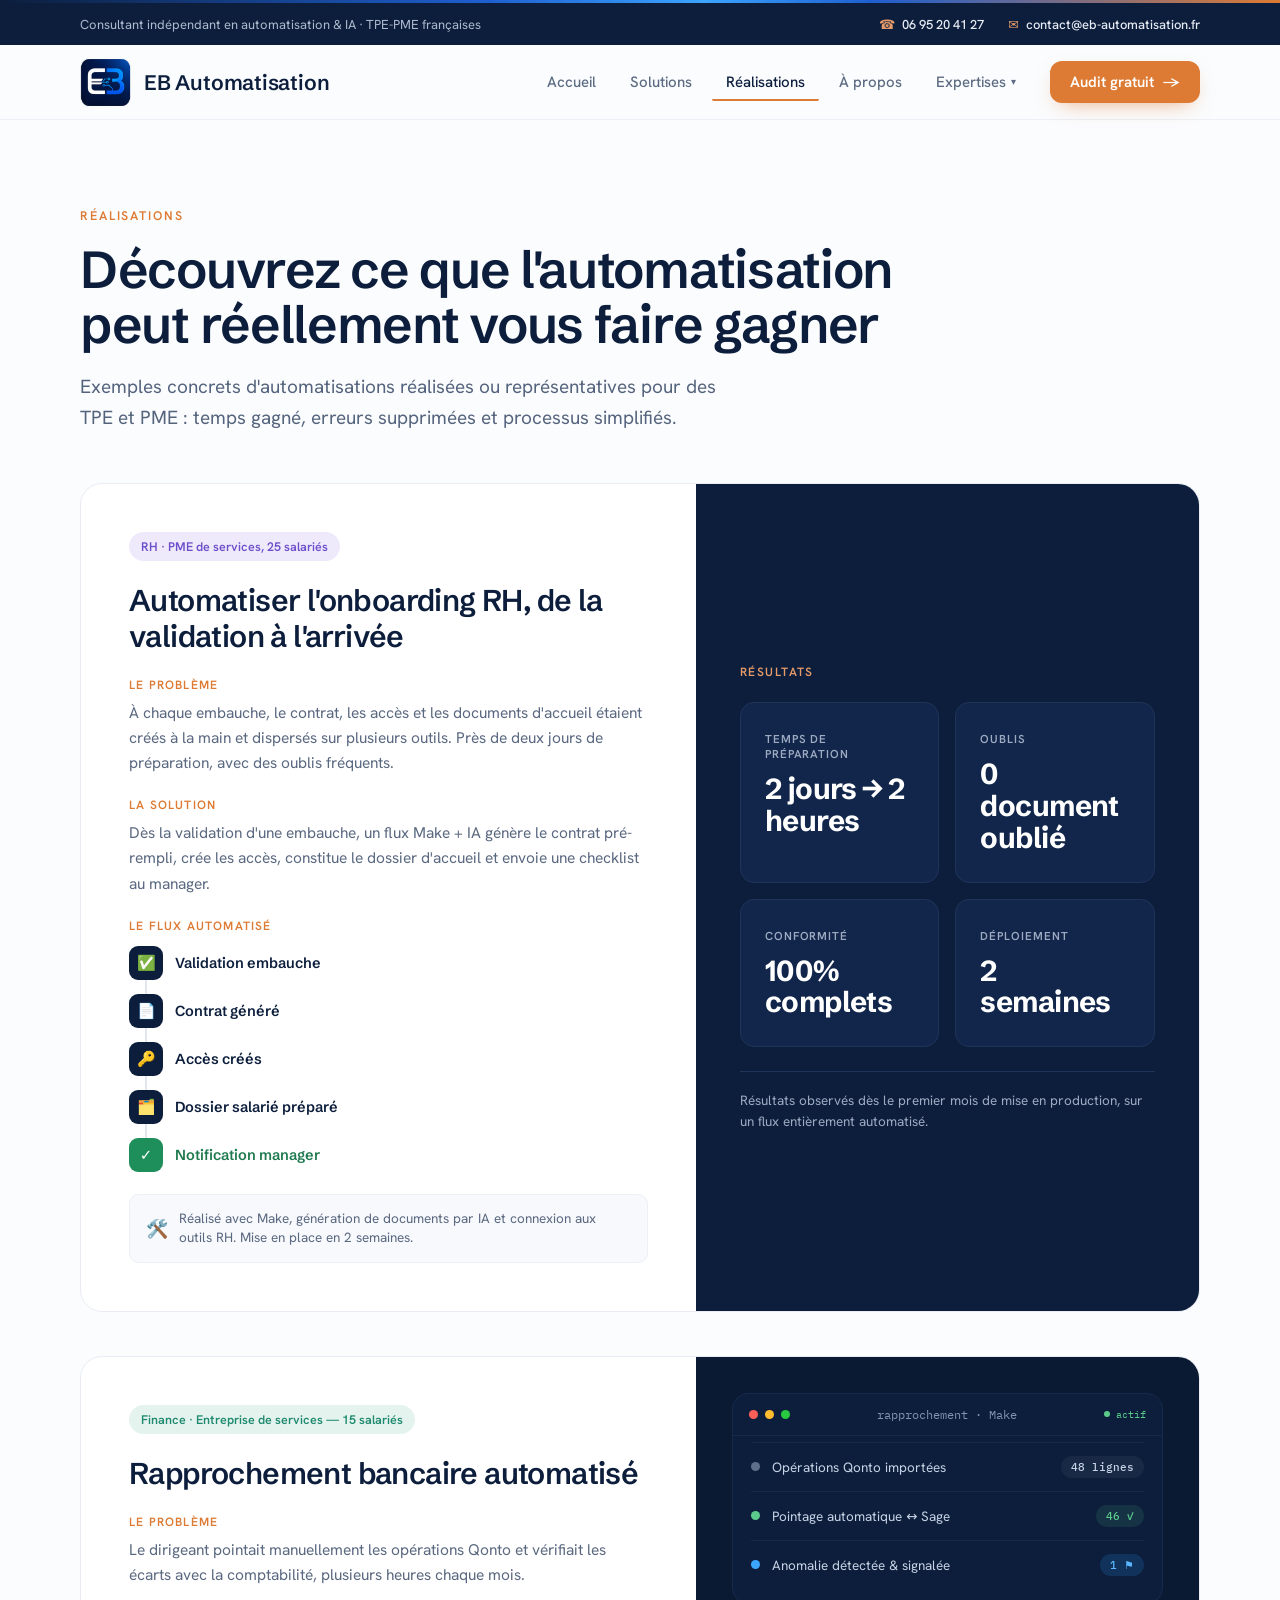
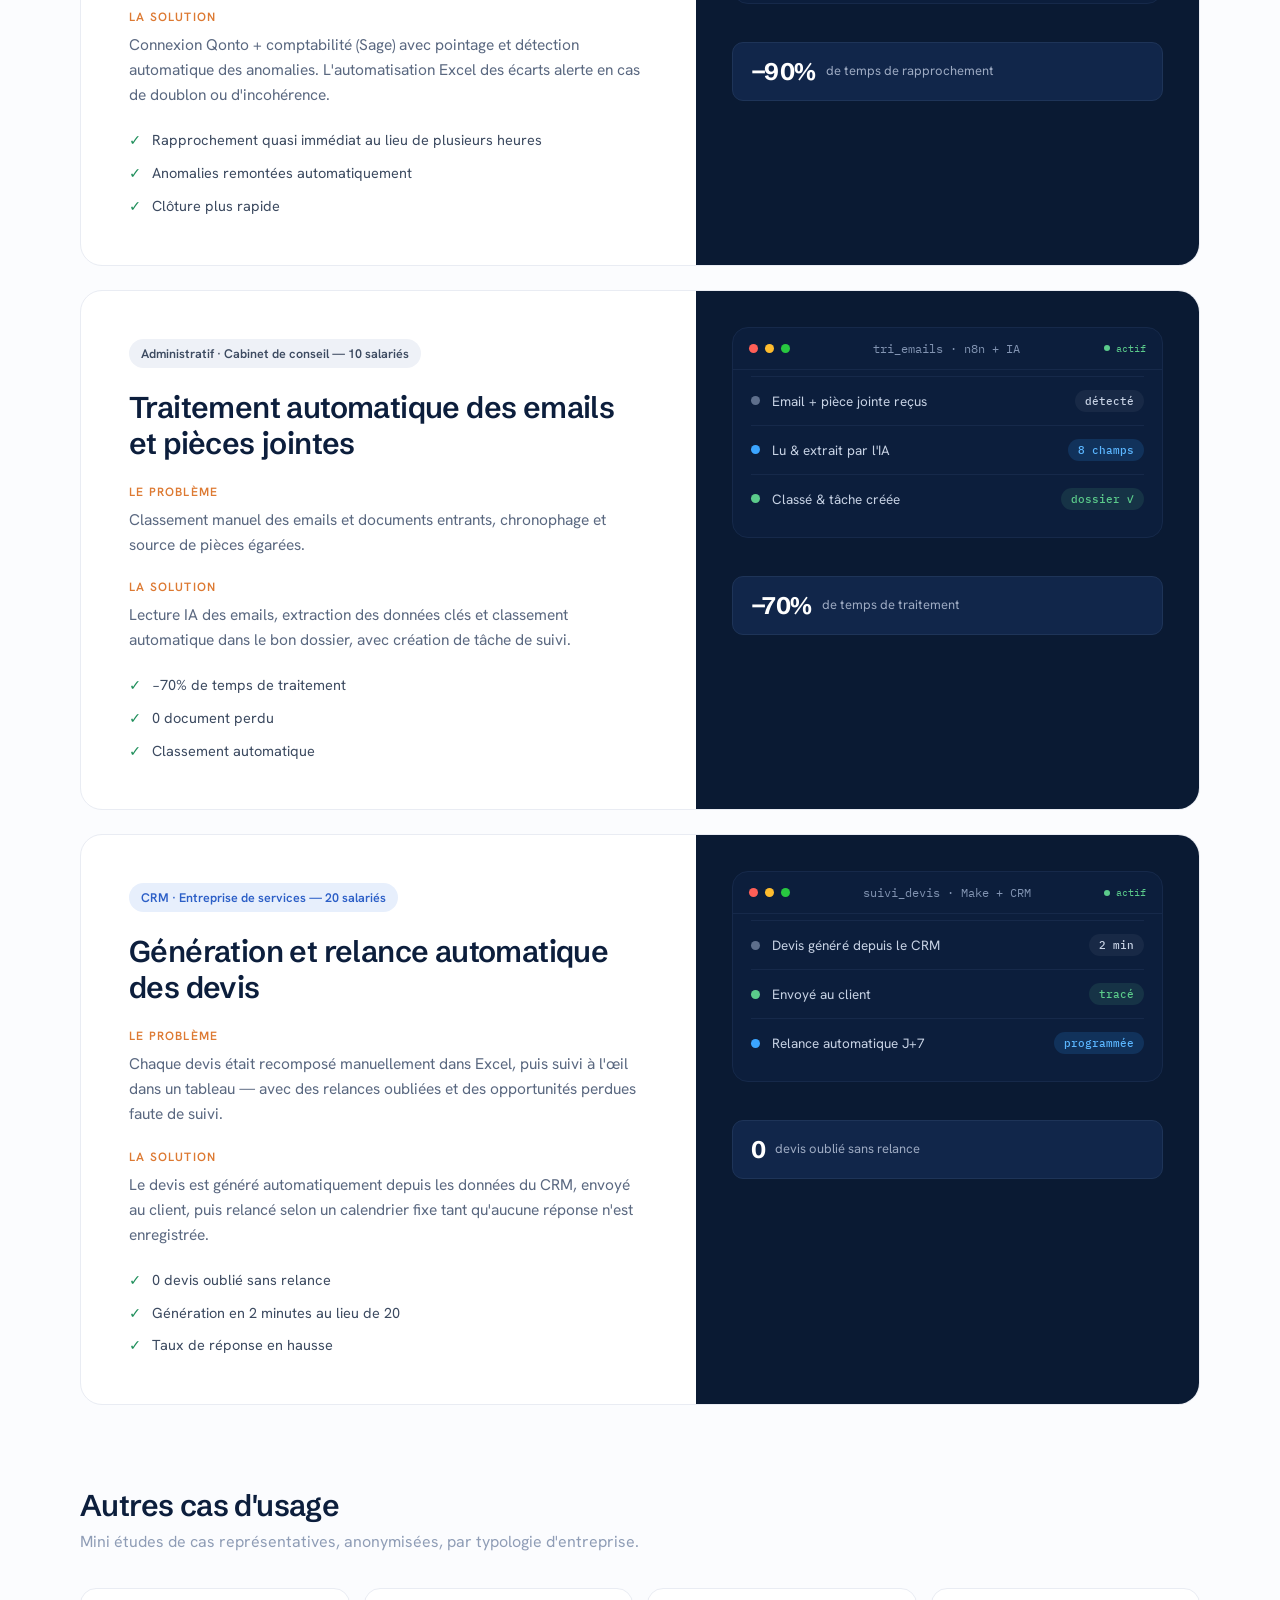
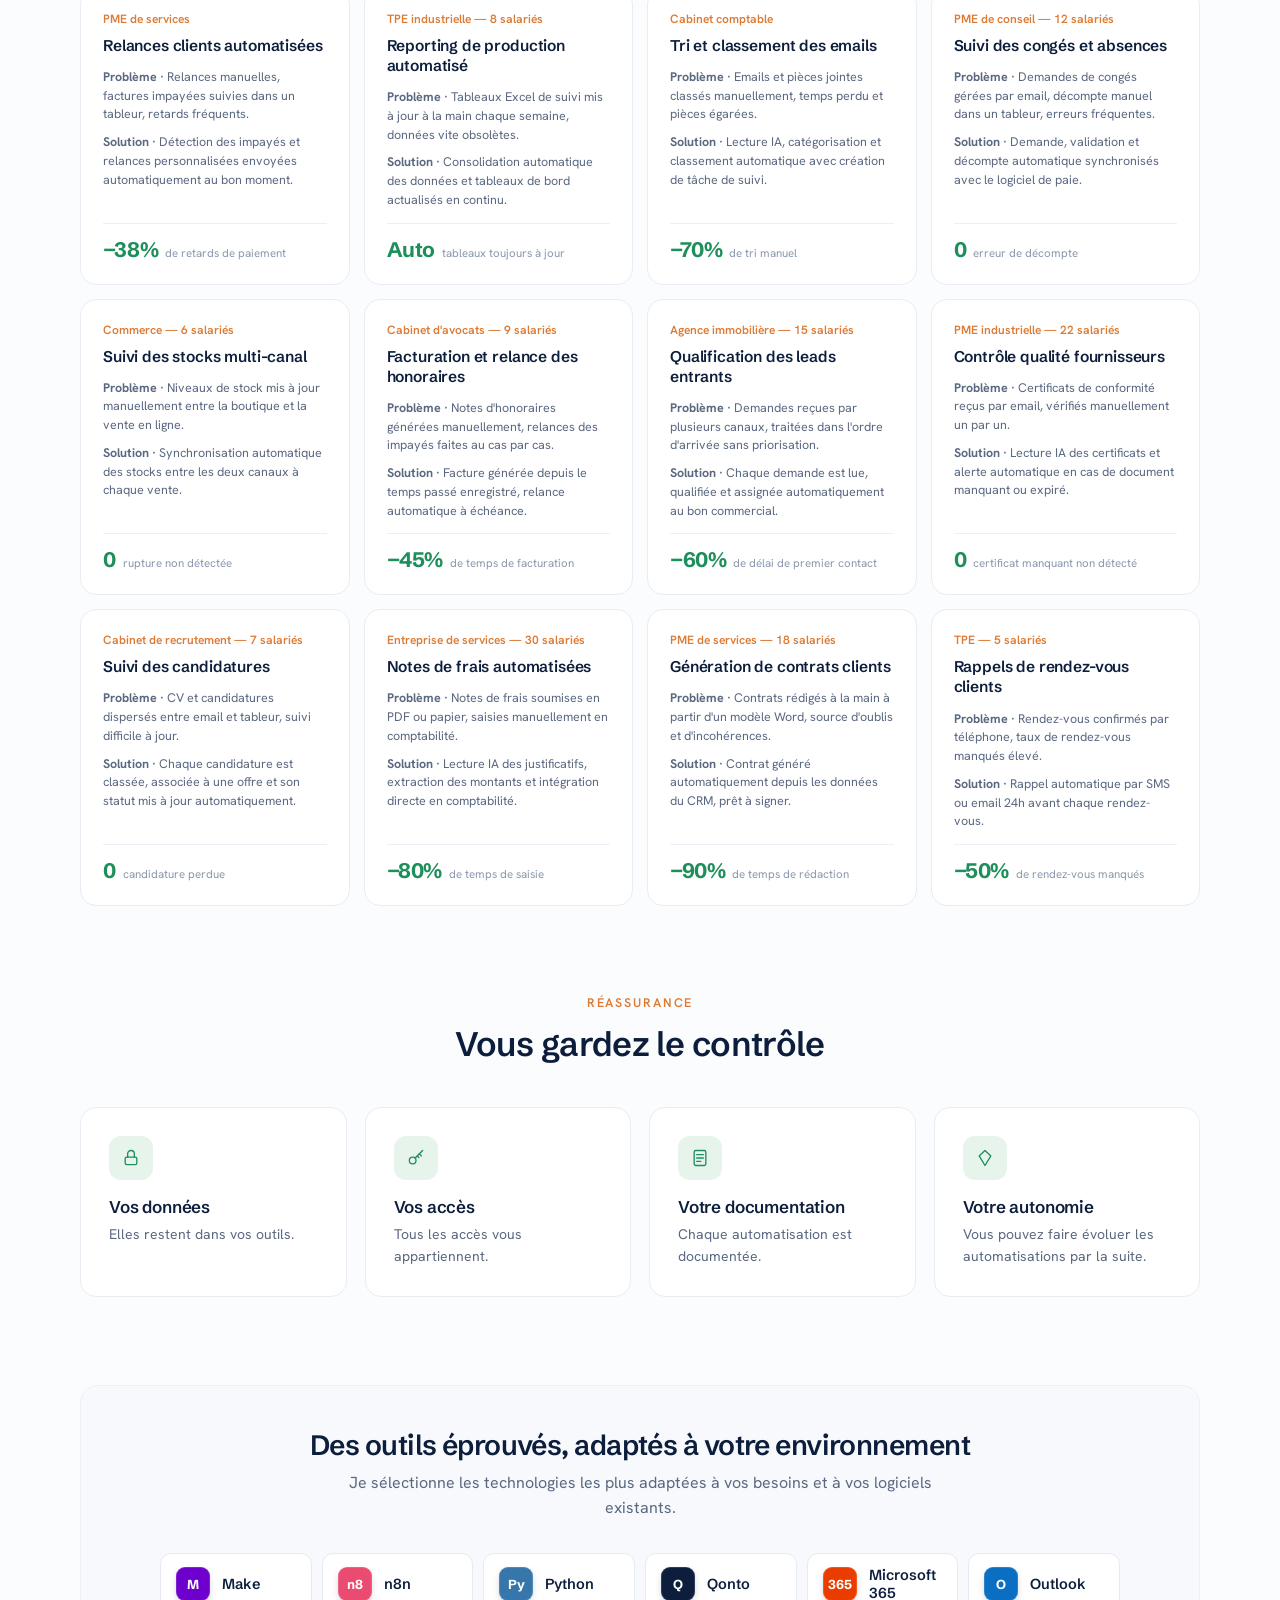
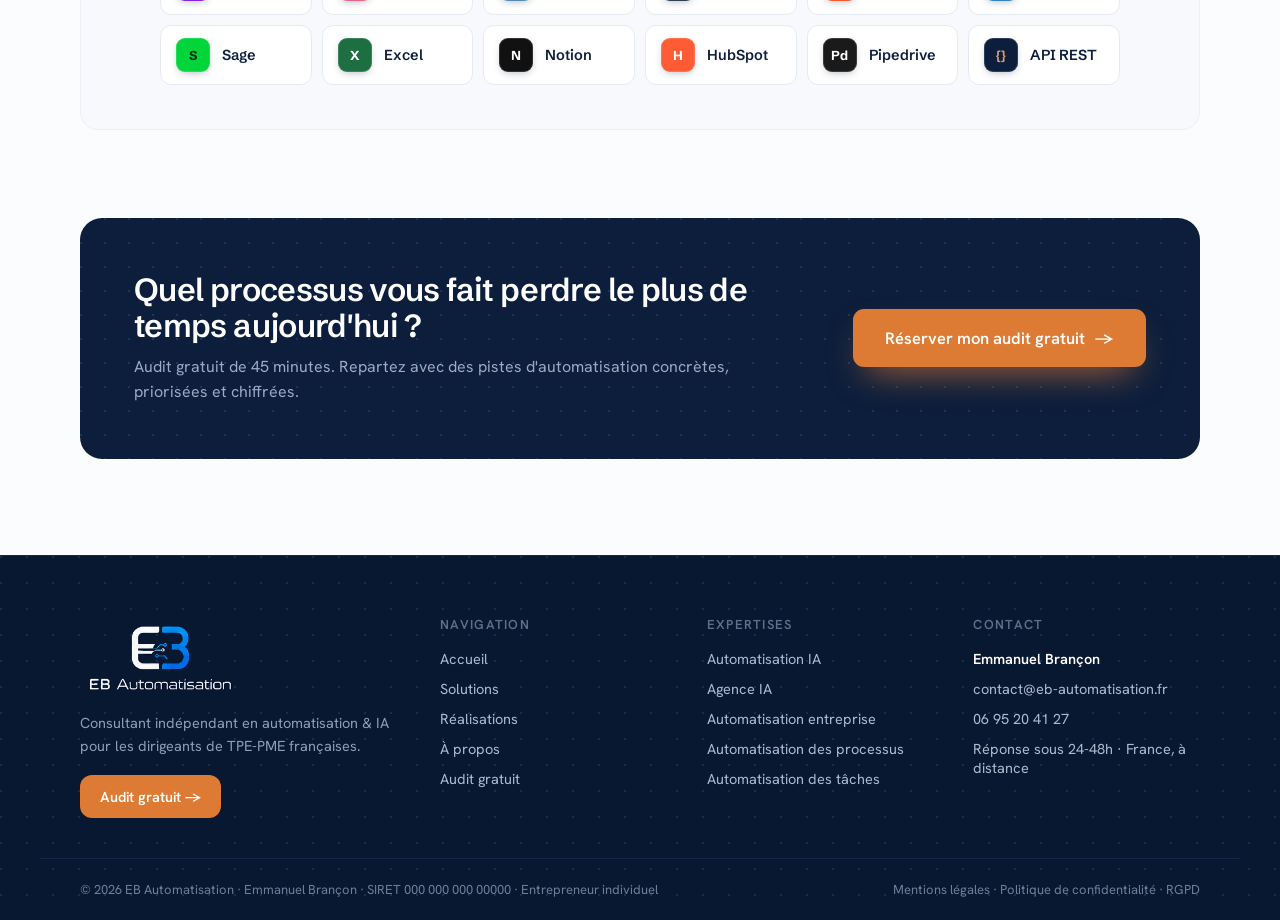
<file: site/realisations.html>
<!DOCTYPE html>
<html lang="fr">
<head>
<meta charset="utf-8">
<meta name="viewport" content="width=device-width, initial-scale=1">
<meta name="robots" content="index, follow">
<link rel="icon" type="image/png" href="assets/images/eb-icon.png">
<meta property="og:type" content="website">
<meta property="og:site_name" content="EB Automatisation">
<meta property="og:title" content="Réalisations — EB Automatisation">
<meta property="og:description" content="Découvrez ce que l'automatisation peut réellement vous faire gagner : temps gagné, erreurs supprimées et processus simplifiés.">
<meta property="og:image" content="assets/images/uploads/156c3b91-a695-438b-b9d7-6828e90ea7ac.png">
<meta property="og:locale" content="fr_FR">
<meta name="twitter:card" content="summary_large_image">
<meta name="twitter:title" content="Réalisations — EB Automatisation">
<meta name="twitter:description" content="Exemples concrets d'automatisations réalisées ou représentatives pour des TPE et PME.">
<meta name="twitter:image" content="assets/images/uploads/156c3b91-a695-438b-b9d7-6828e90ea7ac.png">
<title>Réalisations — EB Automatisation</title>
<meta name="description" content="Exemples concrets d'automatisations réalisées ou représentatives pour des TPE et PME : temps gagné, erreurs supprimées et processus simplifiés.">
<link rel="canonical" href="realisations.html">
<link rel="preconnect" href="https://fonts.googleapis.com">
<link rel="preconnect" href="https://fonts.gstatic.com" crossorigin>
<link href="https://fonts.googleapis.com/css2?family=Schibsted+Grotesk:wght@400;500;600;700&amp;family=Hanken+Grotesk:wght@400;500;600;700&amp;family=IBM+Plex+Mono:wght@400;500&amp;display=swap" rel="stylesheet">
<link rel="stylesheet" href="assets/css/tokens.css">
<link rel="stylesheet" href="assets/css/layout.css">
<link rel="stylesheet" href="assets/css/typography.css">
<link rel="stylesheet" href="assets/css/components.css">
<link rel="stylesheet" href="assets/css/animations.css">
<link rel="stylesheet" href="assets/css/utilities.css">
<link rel="stylesheet" href="assets/css/pages/realisations.css">
</head>
<body>

<div class="techno-bar"></div>
<div class="topbar">
  <div class="topbar__inner">
    <div class="topbar__label">Consultant indépendant en automatisation &amp; IA · TPE-PME françaises</div>
    <div class="topbar__links">
      <a href="tel:+33695204127"><span>☎</span> 06 95 20 41 27</a>
      <a href="mailto:contact@eb-automatisation.fr"><span>✉</span> contact@eb-automatisation.fr</a>
    </div>
  </div>
</div>

<header class="site-header">
  <div class="site-header__row">
    <a href="index.html" class="brand" aria-label="EB Automatisation — retour à l'accueil">
      <img src="assets/images/eb-icon.png" alt="EB Automatisation" width="51" height="51">
      <span class="brand__name">EB Automatisation</span>
    </a>
    <button class="menu-toggle" type="button" aria-label="Ouvrir le menu" aria-expanded="false" data-menu-toggle>
      <span class="menu-toggle__bar"></span>
      <span class="menu-toggle__bar"></span>
      <span class="menu-toggle__bar"></span>
    </button>
    <nav class="site-nav">
      <a href="index.html" class="site-nav__link">Accueil</a>
      <a href="solutions.html" class="site-nav__link">Solutions</a>
      <a href="realisations.html" class="site-nav__link is-active">Réalisations</a>
      <a href="apropos.html" class="site-nav__link">À propos</a>
      <div class="nav-dropdown" data-dropdown>
        <button class="nav-dropdown__trigger" type="button" aria-haspopup="true" aria-expanded="false" data-dropdown-trigger>
          Expertises <span class="nav-dropdown__arrow">▾</span>
        </button>
        <div class="nav-dropdown__panel" data-dropdown-panel hidden>
          <a class="nav-dropdown__item" href="automatisation-ia.html">
            <span class="nav-dropdown__item-label">Automatisation IA</span>
            <span class="nav-dropdown__item-desc">Ce que l'IA change concrètement</span>
          </a>
          <a class="nav-dropdown__item" href="agence-ia.html">
            <span class="nav-dropdown__item-label">Agence IA vs consultant indépendant</span>
            <span class="nav-dropdown__item-desc">Comprendre les options</span>
          </a>
          <a class="nav-dropdown__item" href="automatisation-entreprise.html">
            <span class="nav-dropdown__item-label">Automatisation entreprise</span>
            <span class="nav-dropdown__item-desc">Par où commencer</span>
          </a>
          <a class="nav-dropdown__item" href="automatisation-processus.html">
            <span class="nav-dropdown__item-label">Automatisation des processus</span>
            <span class="nav-dropdown__item-desc">Cartographier et orchestrer</span>
          </a>
          <a class="nav-dropdown__item" href="automatisation-taches.html">
            <span class="nav-dropdown__item-label">Automatisation des tâches</span>
            <span class="nav-dropdown__item-desc">Les premiers gains rapides</span>
          </a>
        </div>
      </div>
      <a href="audit.html" class="nav-cta">Audit gratuit <span>→</span></a>
    </nav>
  </div>
</header>

<main>

  <!-- hero -->
  <div class="hero-left">
    <div class="eyebrow hero-left__eyebrow">Réalisations</div>
    <h1>Découvrez ce que l'automatisation peut réellement vous faire gagner</h1>
    <p>Exemples concrets d'automatisations réalisées ou représentatives pour des TPE et PME : temps gagné, erreurs supprimées et processus simplifiés.</p>
  </div>

  <!-- cas n°1 — onboarding RH -->
  <section class="section" style="padding:0 40px 20px;">
    <div class="case-study">
      <div class="case-study__grid">
        <div class="case-study__body">
          <span class="case-study__tag" style="background:#EFEAFB;color:#6E4FCB;">RH · PME de services, 25 salariés</span>
          <h2>Automatiser l'onboarding RH, de la validation à l'arrivée</h2>
          <div class="case-study__block">
            <div class="case-study__label">Le problème</div>
            <p>À chaque embauche, le contrat, les accès et les documents d'accueil étaient créés à la main et dispersés sur plusieurs outils. Près de deux jours de préparation, avec des oublis fréquents.</p>
          </div>
          <div class="case-study__block">
            <div class="case-study__label">La solution</div>
            <p>Dès la validation d'une embauche, un flux Make + IA génère le contrat pré-rempli, crée les accès, constitue le dossier d'accueil et envoie une checklist au manager.</p>
          </div>
          <div class="case-study__block">
            <div class="case-study__label" style="margin-bottom:12px;">Le flux automatisé</div>
            <div class="case-flow">
              <div class="case-flow__step"><span class="case-flow__icon">✅</span><span class="case-flow__label">Validation embauche</span></div>
              <div class="case-flow__connector"></div>
              <div class="case-flow__step"><span class="case-flow__icon">📄</span><span class="case-flow__label">Contrat généré</span></div>
              <div class="case-flow__connector"></div>
              <div class="case-flow__step"><span class="case-flow__icon">🔑</span><span class="case-flow__label">Accès créés</span></div>
              <div class="case-flow__connector"></div>
              <div class="case-flow__step"><span class="case-flow__icon">🗂️</span><span class="case-flow__label">Dossier salarié préparé</span></div>
              <div class="case-flow__connector"></div>
              <div class="case-flow__step"><span class="case-flow__icon case-flow__icon--done">✓</span><span class="case-flow__label case-flow__label--done">Notification manager</span></div>
            </div>
          </div>
          <div class="case-study__tool-note"><span class="icon">🛠️</span><span class="text">Réalisé avec Make, génération de documents par IA et connexion aux outils RH. Mise en place en 2 semaines.</span></div>
        </div>
        <div class="case-study__side">
          <div class="case-study__side-label">Résultats</div>
          <div class="case-study__stats">
            <div class="case-study__stat"><div class="case-study__stat-label">Temps de préparation</div><div class="case-study__stat-value">2 jours → 2 heures</div></div>
            <div class="case-study__stat"><div class="case-study__stat-label">Oublis</div><div class="case-study__stat-value">0 document oublié</div></div>
            <div class="case-study__stat"><div class="case-study__stat-label">Conformité</div><div class="case-study__stat-value">100% complets</div></div>
            <div class="case-study__stat"><div class="case-study__stat-label">Déploiement</div><div class="case-study__stat-value">2 semaines</div></div>
          </div>
          <div class="case-study__side-foot">Résultats observés dès le premier mois de mise en production, sur un flux entièrement automatisé.</div>
        </div>
      </div>
    </div>
  </section>

  <!-- cas n°2 — rapprochement bancaire -->
  <section class="section" style="padding:24px 40px 0;">
    <div class="case-study">
      <div class="case-study__grid">
        <div class="case-study__body">
          <span class="case-study__tag" style="background:#E5F3EF;color:#1E8A6E;">Finance · Entreprise de services — 15 salariés</span>
          <h2>Rapprochement bancaire automatisé</h2>
          <div class="case-study__block">
            <div class="case-study__label">Le problème</div>
            <p>Le dirigeant pointait manuellement les opérations Qonto et vérifiait les écarts avec la comptabilité, plusieurs heures chaque mois.</p>
          </div>
          <div class="case-study__block">
            <div class="case-study__label">La solution</div>
            <p>Connexion Qonto + comptabilité (Sage) avec pointage et détection automatique des anomalies. L'automatisation Excel des écarts alerte en cas de doublon ou d'incohérence.</p>
          </div>
          <div class="case-study__results">
            <div class="case-study__result"><span>✓</span>Rapprochement quasi immédiat au lieu de plusieurs heures</div>
            <div class="case-study__result"><span>✓</span>Anomalies remontées automatiquement</div>
            <div class="case-study__result"><span>✓</span>Clôture plus rapide</div>
          </div>
        </div>
        <div class="case-study__side case-study__side--terminal">
          <div class="case-study__mock">
            <div class="case-study__mock-titlebar">
              <div class="case-study__mock-dots"><span style="background:#FF5F57;"></span><span style="background:#FEBC2E;"></span><span style="background:#28C840;"></span></div>
              <span class="case-study__mock-file">rapprochement · Make</span>
              <span class="case-study__mock-live"><span class="case-study__mock-live-dot"></span>actif</span>
            </div>
            <div class="case-study__mock-body">
              <div class="case-study__mock-row"><span class="case-study__mock-dot" style="background:#5e6f8c;"></span><span class="case-study__mock-label">Opérations Qonto importées</span><span class="case-study__mock-val" style="color:#C7D2E4;background:rgba(255,255,255,.05);">48 lignes</span></div>
              <div class="case-study__mock-row"><span class="case-study__mock-dot" style="background:#5BCB8B;"></span><span class="case-study__mock-label">Pointage automatique ↔ Sage</span><span class="case-study__mock-val" style="color:#5BCB8B;background:rgba(91,203,139,.12);">46 ✓</span></div>
              <div class="case-study__mock-row"><span class="case-study__mock-dot" style="background:#3BA5FF;"></span><span class="case-study__mock-label">Anomalie détectée &amp; signalée</span><span class="case-study__mock-val" style="color:#5BB6FF;background:rgba(46,155,255,.16);">1 ⚑</span></div>
            </div>
          </div>
          <div class="case-study__big-stat">
            <span class="case-study__big-stat-value">−90%</span>
            <span class="case-study__big-stat-label">de temps de rapprochement</span>
          </div>
        </div>
      </div>
    </div>
  </section>

  <!-- cas n°3 — emails & pièces jointes -->
  <section class="section" style="padding:24px 40px 0;">
    <div class="case-study">
      <div class="case-study__grid">
        <div class="case-study__body">
          <span class="case-study__tag" style="background:#EEF1F7;color:#3C4A60;">Administratif · Cabinet de conseil — 10 salariés</span>
          <h2>Traitement automatique des emails et pièces jointes</h2>
          <div class="case-study__block">
            <div class="case-study__label">Le problème</div>
            <p>Classement manuel des emails et documents entrants, chronophage et source de pièces égarées.</p>
          </div>
          <div class="case-study__block">
            <div class="case-study__label">La solution</div>
            <p>Lecture IA des emails, extraction des données clés et classement automatique dans le bon dossier, avec création de tâche de suivi.</p>
          </div>
          <div class="case-study__results">
            <div class="case-study__result"><span>✓</span>−70% de temps de traitement</div>
            <div class="case-study__result"><span>✓</span>0 document perdu</div>
            <div class="case-study__result"><span>✓</span>Classement automatique</div>
          </div>
        </div>
        <div class="case-study__side case-study__side--terminal">
          <div class="case-study__mock">
            <div class="case-study__mock-titlebar">
              <div class="case-study__mock-dots"><span style="background:#FF5F57;"></span><span style="background:#FEBC2E;"></span><span style="background:#28C840;"></span></div>
              <span class="case-study__mock-file">tri_emails · n8n + IA</span>
              <span class="case-study__mock-live"><span class="case-study__mock-live-dot"></span>actif</span>
            </div>
            <div class="case-study__mock-body">
              <div class="case-study__mock-row"><span class="case-study__mock-dot" style="background:#5e6f8c;"></span><span class="case-study__mock-label">Email + pièce jointe reçus</span><span class="case-study__mock-val" style="color:#C7D2E4;background:rgba(255,255,255,.05);">détecté</span></div>
              <div class="case-study__mock-row"><span class="case-study__mock-dot" style="background:#3BA5FF;"></span><span class="case-study__mock-label">Lu &amp; extrait par l'IA</span><span class="case-study__mock-val" style="color:#5BB6FF;background:rgba(46,155,255,.16);">8 champs</span></div>
              <div class="case-study__mock-row"><span class="case-study__mock-dot" style="background:#5BCB8B;"></span><span class="case-study__mock-label">Classé &amp; tâche créée</span><span class="case-study__mock-val" style="color:#5BCB8B;background:rgba(91,203,139,.12);">dossier ✓</span></div>
            </div>
          </div>
          <div class="case-study__big-stat">
            <span class="case-study__big-stat-value">−70%</span>
            <span class="case-study__big-stat-label">de temps de traitement</span>
          </div>
        </div>
      </div>
    </div>
  </section>

  <!-- cas n°4 — devis & suivi commercial -->
  <section class="section" style="padding:24px 40px 20px;">
    <div class="case-study">
      <div class="case-study__grid">
        <div class="case-study__body">
          <span class="case-study__tag" style="background:#E7EFFC;color:#2C5FC7;">CRM · Entreprise de services — 20 salariés</span>
          <h2>Génération et relance automatique des devis</h2>
          <div class="case-study__block">
            <div class="case-study__label">Le problème</div>
            <p>Chaque devis était recomposé manuellement dans Excel, puis suivi à l'œil dans un tableau — avec des relances oubliées et des opportunités perdues faute de suivi.</p>
          </div>
          <div class="case-study__block">
            <div class="case-study__label">La solution</div>
            <p>Le devis est généré automatiquement depuis les données du CRM, envoyé au client, puis relancé selon un calendrier fixe tant qu'aucune réponse n'est enregistrée.</p>
          </div>
          <div class="case-study__results">
            <div class="case-study__result"><span>✓</span>0 devis oublié sans relance</div>
            <div class="case-study__result"><span>✓</span>Génération en 2 minutes au lieu de 20</div>
            <div class="case-study__result"><span>✓</span>Taux de réponse en hausse</div>
          </div>
        </div>
        <div class="case-study__side case-study__side--terminal">
          <div class="case-study__mock">
            <div class="case-study__mock-titlebar">
              <div class="case-study__mock-dots"><span style="background:#FF5F57;"></span><span style="background:#FEBC2E;"></span><span style="background:#28C840;"></span></div>
              <span class="case-study__mock-file">suivi_devis · Make + CRM</span>
              <span class="case-study__mock-live"><span class="case-study__mock-live-dot"></span>actif</span>
            </div>
            <div class="case-study__mock-body">
              <div class="case-study__mock-row"><span class="case-study__mock-dot" style="background:#5e6f8c;"></span><span class="case-study__mock-label">Devis généré depuis le CRM</span><span class="case-study__mock-val" style="color:#C7D2E4;background:rgba(255,255,255,.05);">2 min</span></div>
              <div class="case-study__mock-row"><span class="case-study__mock-dot" style="background:#5BCB8B;"></span><span class="case-study__mock-label">Envoyé au client</span><span class="case-study__mock-val" style="color:#5BCB8B;background:rgba(91,203,139,.12);">tracé</span></div>
              <div class="case-study__mock-row"><span class="case-study__mock-dot" style="background:#3BA5FF;"></span><span class="case-study__mock-label">Relance automatique J+7</span><span class="case-study__mock-val" style="color:#5BB6FF;background:rgba(46,155,255,.16);">programmée</span></div>
            </div>
          </div>
          <div class="case-study__big-stat">
            <span class="case-study__big-stat-value">0</span>
            <span class="case-study__big-stat-label">devis oublié sans relance</span>
          </div>
        </div>
      </div>
    </div>
  </section>

  <!-- autres cas d'usage -->
  <section class="section usecase-intro">
    <h2>Autres cas d'usage</h2>
    <p>Mini études de cas représentatives, anonymisées, par typologie d'entreprise.</p>
    <div class="usecase-grid">
      <div class="usecase-card"><div class="usecase-card__sector">PME de services</div><h3>Relances clients automatisées</h3><div class="usecase-card__body"><p><span>Problème · </span>Relances manuelles, factures impayées suivies dans un tableur, retards fréquents.</p><p><span>Solution · </span>Détection des impayés et relances personnalisées envoyées automatiquement au bon moment.</p></div><div class="usecase-card__metric-row"><span class="usecase-card__metric-value">−38%</span><span class="usecase-card__metric-label">de retards de paiement</span></div></div>
      <div class="usecase-card"><div class="usecase-card__sector">TPE industrielle — 8 salariés</div><h3>Reporting de production automatisé</h3><div class="usecase-card__body"><p><span>Problème · </span>Tableaux Excel de suivi mis à jour à la main chaque semaine, données vite obsolètes.</p><p><span>Solution · </span>Consolidation automatique des données et tableaux de bord actualisés en continu.</p></div><div class="usecase-card__metric-row"><span class="usecase-card__metric-value">Auto</span><span class="usecase-card__metric-label">tableaux toujours à jour</span></div></div>
      <div class="usecase-card"><div class="usecase-card__sector">Cabinet comptable</div><h3>Tri et classement des emails</h3><div class="usecase-card__body"><p><span>Problème · </span>Emails et pièces jointes classés manuellement, temps perdu et pièces égarées.</p><p><span>Solution · </span>Lecture IA, catégorisation et classement automatique avec création de tâche de suivi.</p></div><div class="usecase-card__metric-row"><span class="usecase-card__metric-value">−70%</span><span class="usecase-card__metric-label">de tri manuel</span></div></div>
      <div class="usecase-card"><div class="usecase-card__sector">PME de conseil — 12 salariés</div><h3>Suivi des congés et absences</h3><div class="usecase-card__body"><p><span>Problème · </span>Demandes de congés gérées par email, décompte manuel dans un tableur, erreurs fréquentes.</p><p><span>Solution · </span>Demande, validation et décompte automatique synchronisés avec le logiciel de paie.</p></div><div class="usecase-card__metric-row"><span class="usecase-card__metric-value">0</span><span class="usecase-card__metric-label">erreur de décompte</span></div></div>
      <div class="usecase-card"><div class="usecase-card__sector">Commerce — 6 salariés</div><h3>Suivi des stocks multi-canal</h3><div class="usecase-card__body"><p><span>Problème · </span>Niveaux de stock mis à jour manuellement entre la boutique et la vente en ligne.</p><p><span>Solution · </span>Synchronisation automatique des stocks entre les deux canaux à chaque vente.</p></div><div class="usecase-card__metric-row"><span class="usecase-card__metric-value">0</span><span class="usecase-card__metric-label">rupture non détectée</span></div></div>
      <div class="usecase-card"><div class="usecase-card__sector">Cabinet d'avocats — 9 salariés</div><h3>Facturation et relance des honoraires</h3><div class="usecase-card__body"><p><span>Problème · </span>Notes d'honoraires générées manuellement, relances des impayés faites au cas par cas.</p><p><span>Solution · </span>Facture générée depuis le temps passé enregistré, relance automatique à échéance.</p></div><div class="usecase-card__metric-row"><span class="usecase-card__metric-value">−45%</span><span class="usecase-card__metric-label">de temps de facturation</span></div></div>
      <div class="usecase-card"><div class="usecase-card__sector">Agence immobilière — 15 salariés</div><h3>Qualification des leads entrants</h3><div class="usecase-card__body"><p><span>Problème · </span>Demandes reçues par plusieurs canaux, traitées dans l'ordre d'arrivée sans priorisation.</p><p><span>Solution · </span>Chaque demande est lue, qualifiée et assignée automatiquement au bon commercial.</p></div><div class="usecase-card__metric-row"><span class="usecase-card__metric-value">−60%</span><span class="usecase-card__metric-label">de délai de premier contact</span></div></div>
      <div class="usecase-card"><div class="usecase-card__sector">PME industrielle — 22 salariés</div><h3>Contrôle qualité fournisseurs</h3><div class="usecase-card__body"><p><span>Problème · </span>Certificats de conformité reçus par email, vérifiés manuellement un par un.</p><p><span>Solution · </span>Lecture IA des certificats et alerte automatique en cas de document manquant ou expiré.</p></div><div class="usecase-card__metric-row"><span class="usecase-card__metric-value">0</span><span class="usecase-card__metric-label">certificat manquant non détecté</span></div></div>
      <div class="usecase-card"><div class="usecase-card__sector">Cabinet de recrutement — 7 salariés</div><h3>Suivi des candidatures</h3><div class="usecase-card__body"><p><span>Problème · </span>CV et candidatures dispersés entre email et tableur, suivi difficile à jour.</p><p><span>Solution · </span>Chaque candidature est classée, associée à une offre et son statut mis à jour automatiquement.</p></div><div class="usecase-card__metric-row"><span class="usecase-card__metric-value">0</span><span class="usecase-card__metric-label">candidature perdue</span></div></div>
      <div class="usecase-card"><div class="usecase-card__sector">Entreprise de services — 30 salariés</div><h3>Notes de frais automatisées</h3><div class="usecase-card__body"><p><span>Problème · </span>Notes de frais soumises en PDF ou papier, saisies manuellement en comptabilité.</p><p><span>Solution · </span>Lecture IA des justificatifs, extraction des montants et intégration directe en comptabilité.</p></div><div class="usecase-card__metric-row"><span class="usecase-card__metric-value">−80%</span><span class="usecase-card__metric-label">de temps de saisie</span></div></div>
      <div class="usecase-card"><div class="usecase-card__sector">PME de services — 18 salariés</div><h3>Génération de contrats clients</h3><div class="usecase-card__body"><p><span>Problème · </span>Contrats rédigés à la main à partir d'un modèle Word, source d'oublis et d'incohérences.</p><p><span>Solution · </span>Contrat généré automatiquement depuis les données du CRM, prêt à signer.</p></div><div class="usecase-card__metric-row"><span class="usecase-card__metric-value">−90%</span><span class="usecase-card__metric-label">de temps de rédaction</span></div></div>
      <div class="usecase-card"><div class="usecase-card__sector">TPE — 5 salariés</div><h3>Rappels de rendez-vous clients</h3><div class="usecase-card__body"><p><span>Problème · </span>Rendez-vous confirmés par téléphone, taux de rendez-vous manqués élevé.</p><p><span>Solution · </span>Rappel automatique par SMS ou email 24h avant chaque rendez-vous.</p></div><div class="usecase-card__metric-row"><span class="usecase-card__metric-value">−50%</span><span class="usecase-card__metric-label">de rendez-vous manqués</span></div></div>
    </div>
  </section>

  <!-- vous gardez le contrôle -->
  <section class="section">
    <div class="section-head">
      <span class="eyebrow">Réassurance</span>
      <h2 style="font-size:34px;">Vous gardez le contrôle</h2>
    </div>
    <div class="control-grid">
      <div class="control-card">
        <div class="control-card__icon"><svg width="20" height="20" viewBox="0 0 24 24" fill="none" stroke="currentColor" stroke-width="1.6" stroke-linecap="round" stroke-linejoin="round"><rect x="5" y="11" width="14" height="9" rx="2"></rect><path d="M8 11V7a4 4 0 0 1 8 0v4"></path></svg></div>
        <h3>Vos données</h3><p>Elles restent dans vos outils.</p>
      </div>
      <div class="control-card">
        <div class="control-card__icon"><svg width="20" height="20" viewBox="0 0 24 24" fill="none" stroke="currentColor" stroke-width="1.6" stroke-linecap="round" stroke-linejoin="round"><circle cx="8" cy="15" r="4"></circle><path d="M11 12l9-9"></path><path d="M16 7l2.5 2.5"></path><path d="M13.5 9.5l2 2"></path></svg></div>
        <h3>Vos accès</h3><p>Tous les accès vous appartiennent.</p>
      </div>
      <div class="control-card">
        <div class="control-card__icon"><svg width="20" height="20" viewBox="0 0 24 24" fill="none" stroke="currentColor" stroke-width="1.6" stroke-linecap="round" stroke-linejoin="round"><rect x="5" y="3" width="14" height="18" rx="2"></rect><line x1="8" y1="8" x2="16" y2="8"></line><line x1="8" y1="12" x2="16" y2="12"></line><line x1="8" y1="16" x2="13" y2="16"></line></svg></div>
        <h3>Votre documentation</h3><p>Chaque automatisation est documentée.</p>
      </div>
      <div class="control-card">
        <div class="control-card__icon"><svg width="20" height="20" viewBox="0 0 24 24" fill="none" stroke="currentColor" stroke-width="1.6" stroke-linejoin="round"><path d="M12 3l7 6.5L12 21 5 9.5z"></path></svg></div>
        <h3>Votre autonomie</h3><p>Vous pouvez faire évoluer les automatisations par la suite.</p>
      </div>
    </div>
  </section>

  <!-- technologies utilisées -->
  <section class="section">
    <div class="tech-band">
      <div class="tech-band__head">
        <h2>Des outils éprouvés, adaptés à votre environnement</h2>
        <p>Je sélectionne les technologies les plus adaptées à vos besoins et à vos logiciels existants.</p>
      </div>
      <div class="tech-band__grid tool-chip-grid">
        <div class="tool-chip"><span class="tool-chip__abbr" style="background:#6D00CC;color:#fff;">M</span>Make</div>
        <div class="tool-chip"><span class="tool-chip__abbr" style="background:#EA4B71;color:#fff;">n8</span>n8n</div>
        <div class="tool-chip"><span class="tool-chip__abbr" style="background:#3776AB;color:#fff;">Py</span>Python</div>
        <div class="tool-chip"><span class="tool-chip__abbr" style="background:#0C1E3C;color:#fff;">Q</span>Qonto</div>
        <div class="tool-chip"><span class="tool-chip__abbr" style="background:#EB3C00;color:#fff;">365</span>Microsoft 365</div>
        <div class="tool-chip"><span class="tool-chip__abbr" style="background:#0A6FC2;color:#fff;">O</span>Outlook</div>
        <div class="tool-chip"><span class="tool-chip__abbr" style="background:#00D639;color:#0C2E14;">S</span>Sage</div>
        <div class="tool-chip"><span class="tool-chip__abbr" style="background:#1D6F42;color:#fff;">X</span>Excel</div>
        <div class="tool-chip"><span class="tool-chip__abbr" style="background:#111111;color:#fff;">N</span>Notion</div>
        <div class="tool-chip"><span class="tool-chip__abbr" style="background:#FF5C35;color:#fff;">H</span>HubSpot</div>
        <div class="tool-chip"><span class="tool-chip__abbr" style="background:#1A1A1A;color:#fff;">Pd</span>Pipedrive</div>
        <div class="tool-chip"><span class="tool-chip__abbr" style="background:#0C1E3C;color:#E59B6A;">{}</span>API REST</div>
      </div>
    </div>
  </section>

  <!-- CTA final -->
  <section class="section final-cta-section">
    <div class="cta-dotted">
      <div class="cta-dotted__text">
        <h2>Quel processus vous fait perdre le plus de temps aujourd'hui ?</h2>
        <p>Audit gratuit de 45 minutes. Repartez avec des pistes d'automatisation concrètes, priorisées et chiffrées.</p>
      </div>
      <a href="audit.html" class="btn btn-primary">Réserver mon audit gratuit <span>→</span></a>
    </div>
  </section>

</main>

<footer class="site-footer">
  <div class="site-footer__grid">
    <div>
      <div class="site-footer__logo"><img src="assets/images/uploads/156c3b91-a695-438b-b9d7-6828e90ea7ac.png" alt="EB Automatisation" width="180" height="77"></div>
      <p class="site-footer__desc">Consultant indépendant en automatisation &amp; IA pour les dirigeants de TPE-PME françaises.</p>
      <a href="audit.html" class="site-footer__cta">Audit gratuit →</a>
    </div>
    <div>
      <div class="site-footer__heading">Navigation</div>
      <div class="site-footer__links">
        <a href="index.html">Accueil</a>
        <a href="solutions.html">Solutions</a>
        <a href="realisations.html">Réalisations</a>
        <a href="apropos.html">À propos</a>
        <a href="audit.html">Audit gratuit</a>
      </div>
    </div>
    <div>
      <div class="site-footer__heading">Expertises</div>
      <div class="site-footer__links">
        <a href="automatisation-ia.html">Automatisation IA</a>
        <a href="agence-ia.html">Agence IA</a>
        <a href="automatisation-entreprise.html">Automatisation entreprise</a>
        <a href="automatisation-processus.html">Automatisation des processus</a>
        <a href="automatisation-taches.html">Automatisation des tâches</a>
      </div>
    </div>
    <div>
      <div class="site-footer__heading">Contact</div>
      <div class="site-footer__contact">
        <span class="site-footer__contact-name">Emmanuel Brançon</span>
        <a href="mailto:contact@eb-automatisation.fr">contact@eb-automatisation.fr</a>
        <a href="tel:+33695204127">06 95 20 41 27</a>
        <span>Réponse sous 24-48h · France, à distance</span>
      </div>
    </div>
  </div>
  <div class="site-footer__bottom">
    <span>© 2026 EB Automatisation · Emmanuel Brançon · SIRET 000 000 000 00000 · Entrepreneur individuel</span>
    <span>Mentions légales · Politique de confidentialité · RGPD</span>
  </div>
</footer>

<script src="assets/js/main.js"></script>
</body>
</html>
</file>
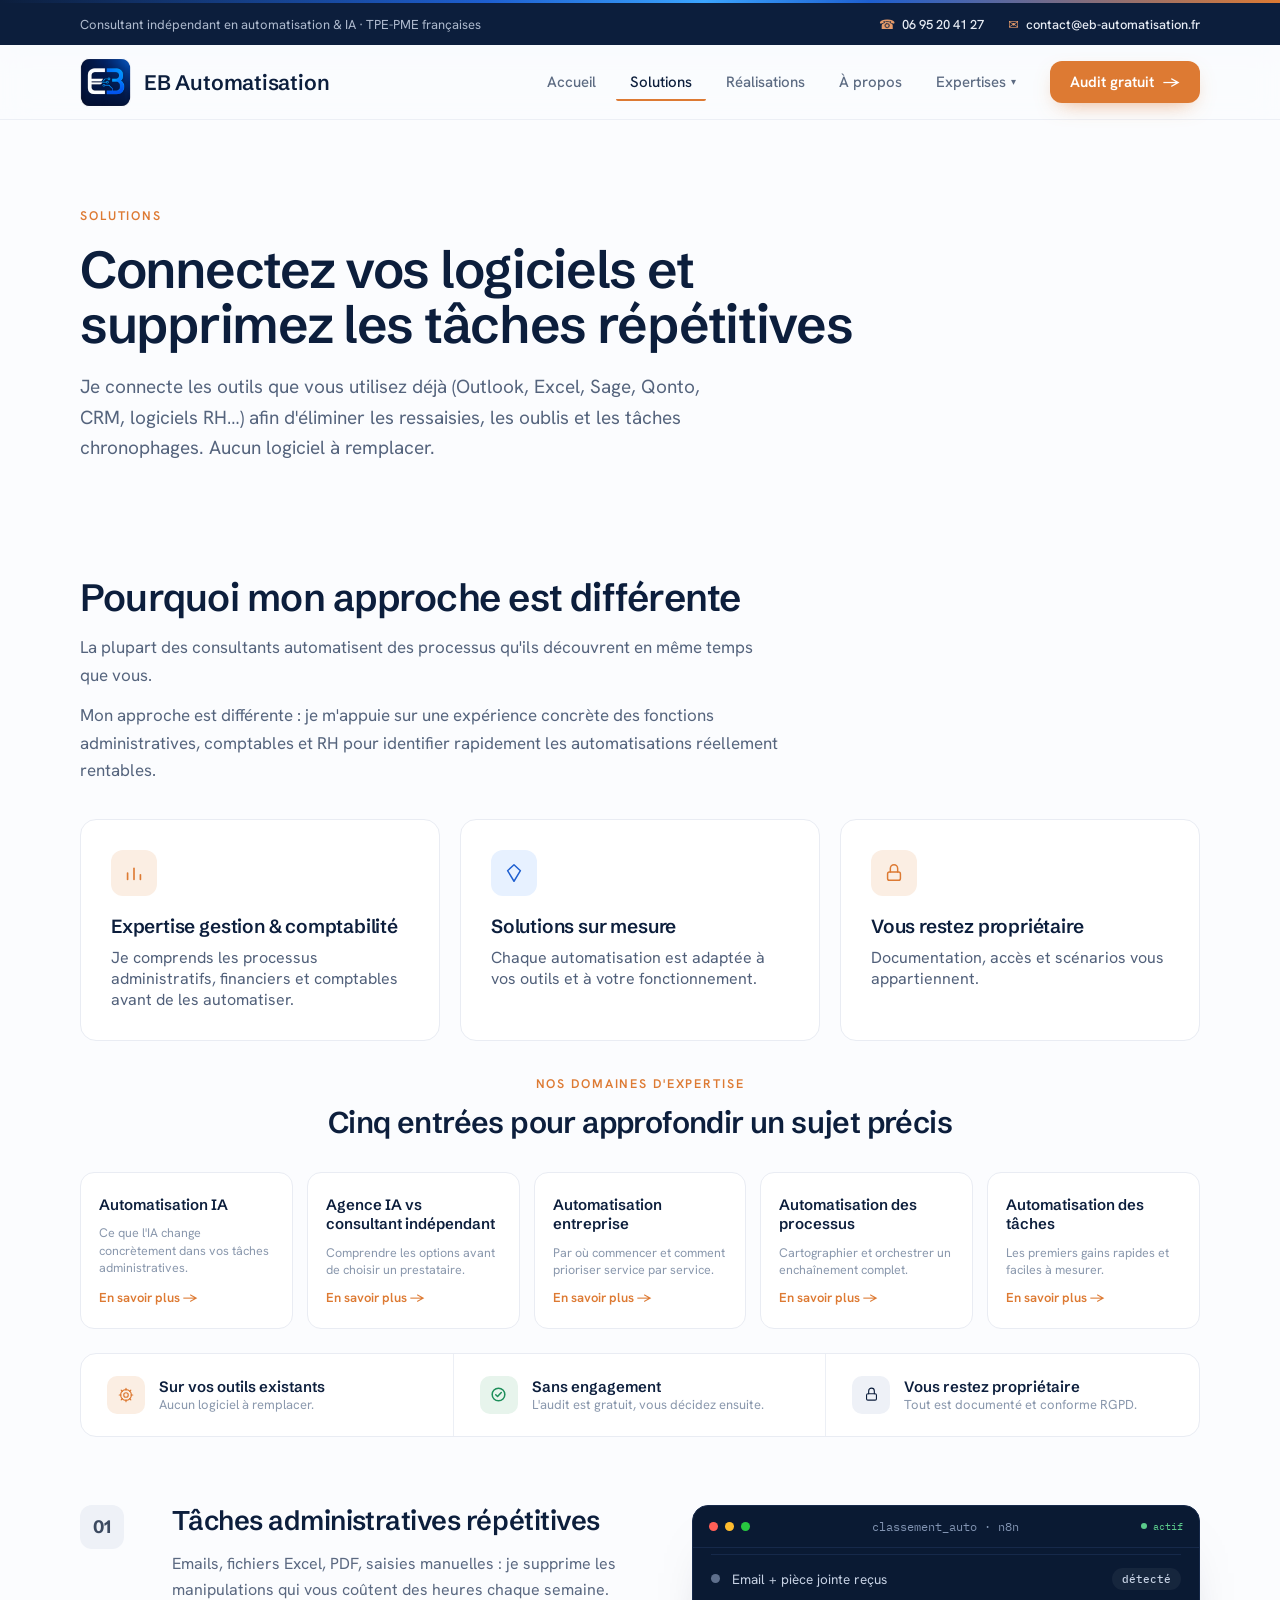
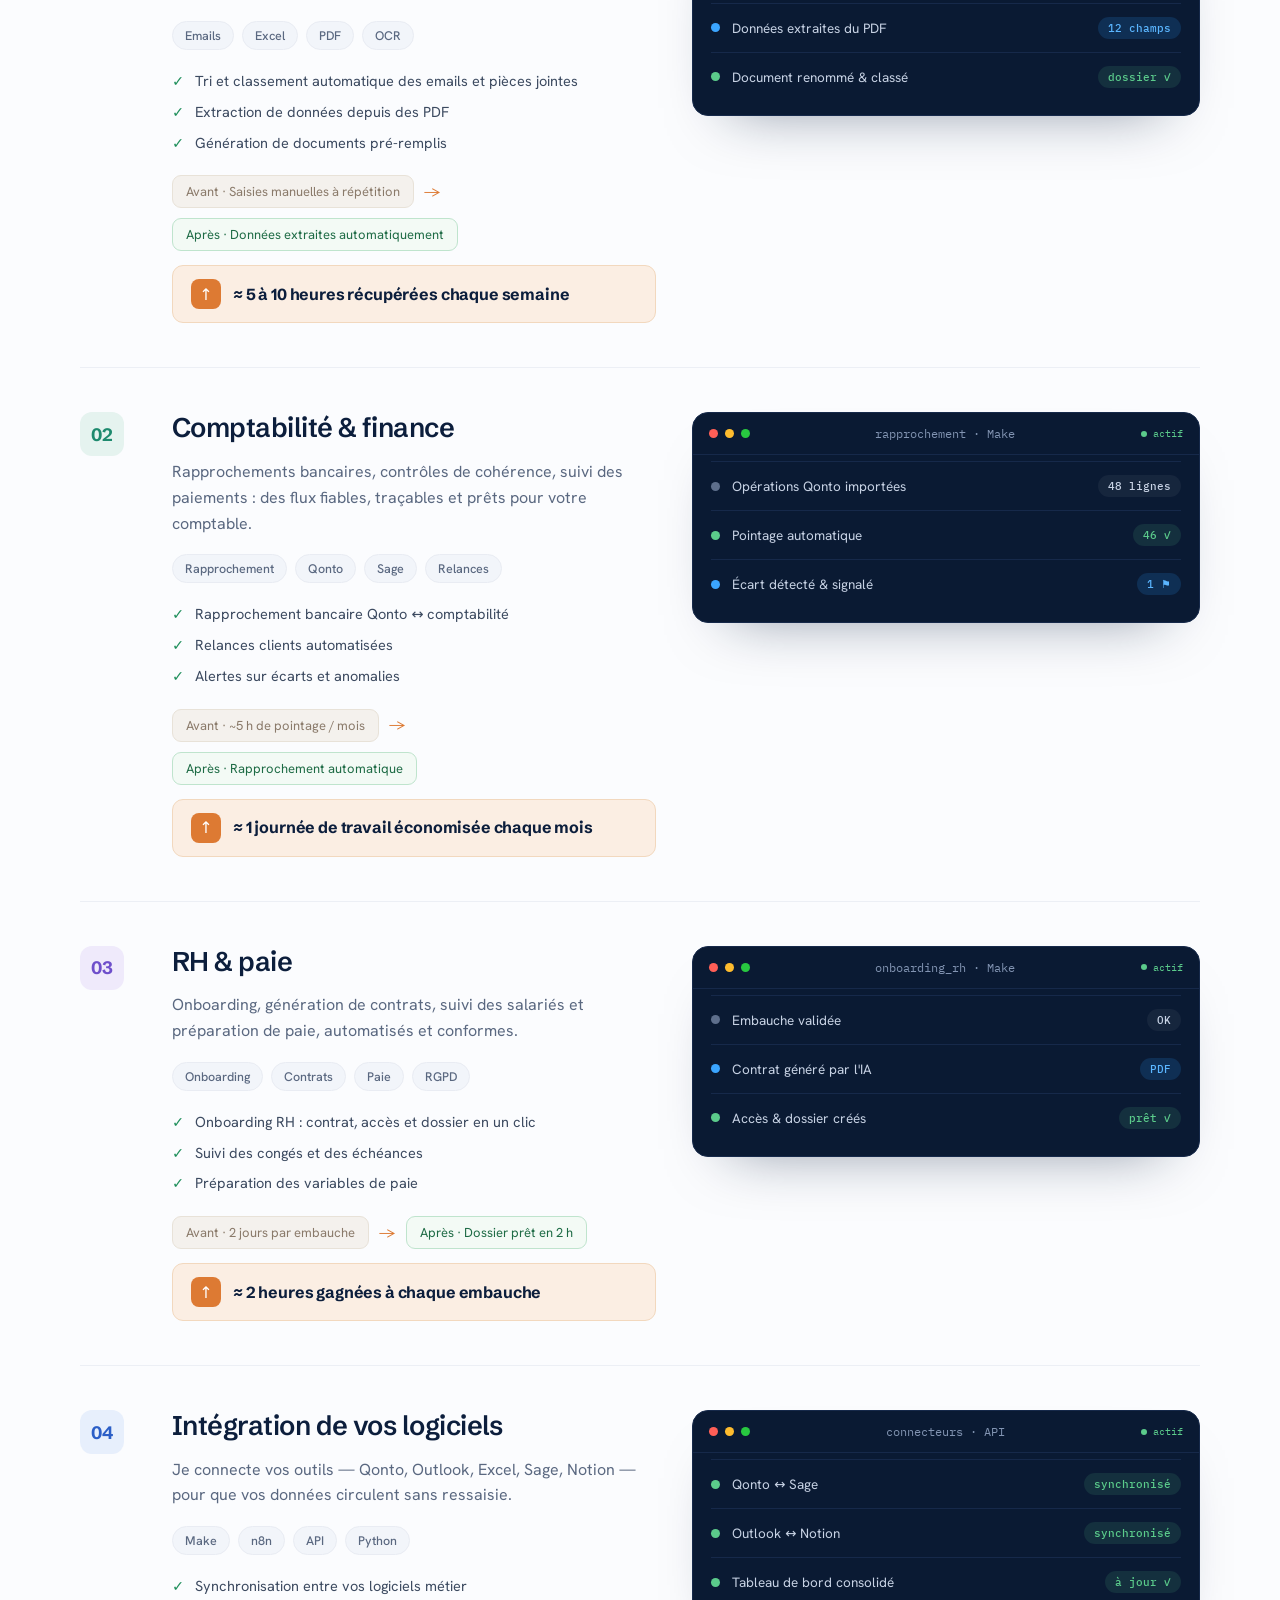
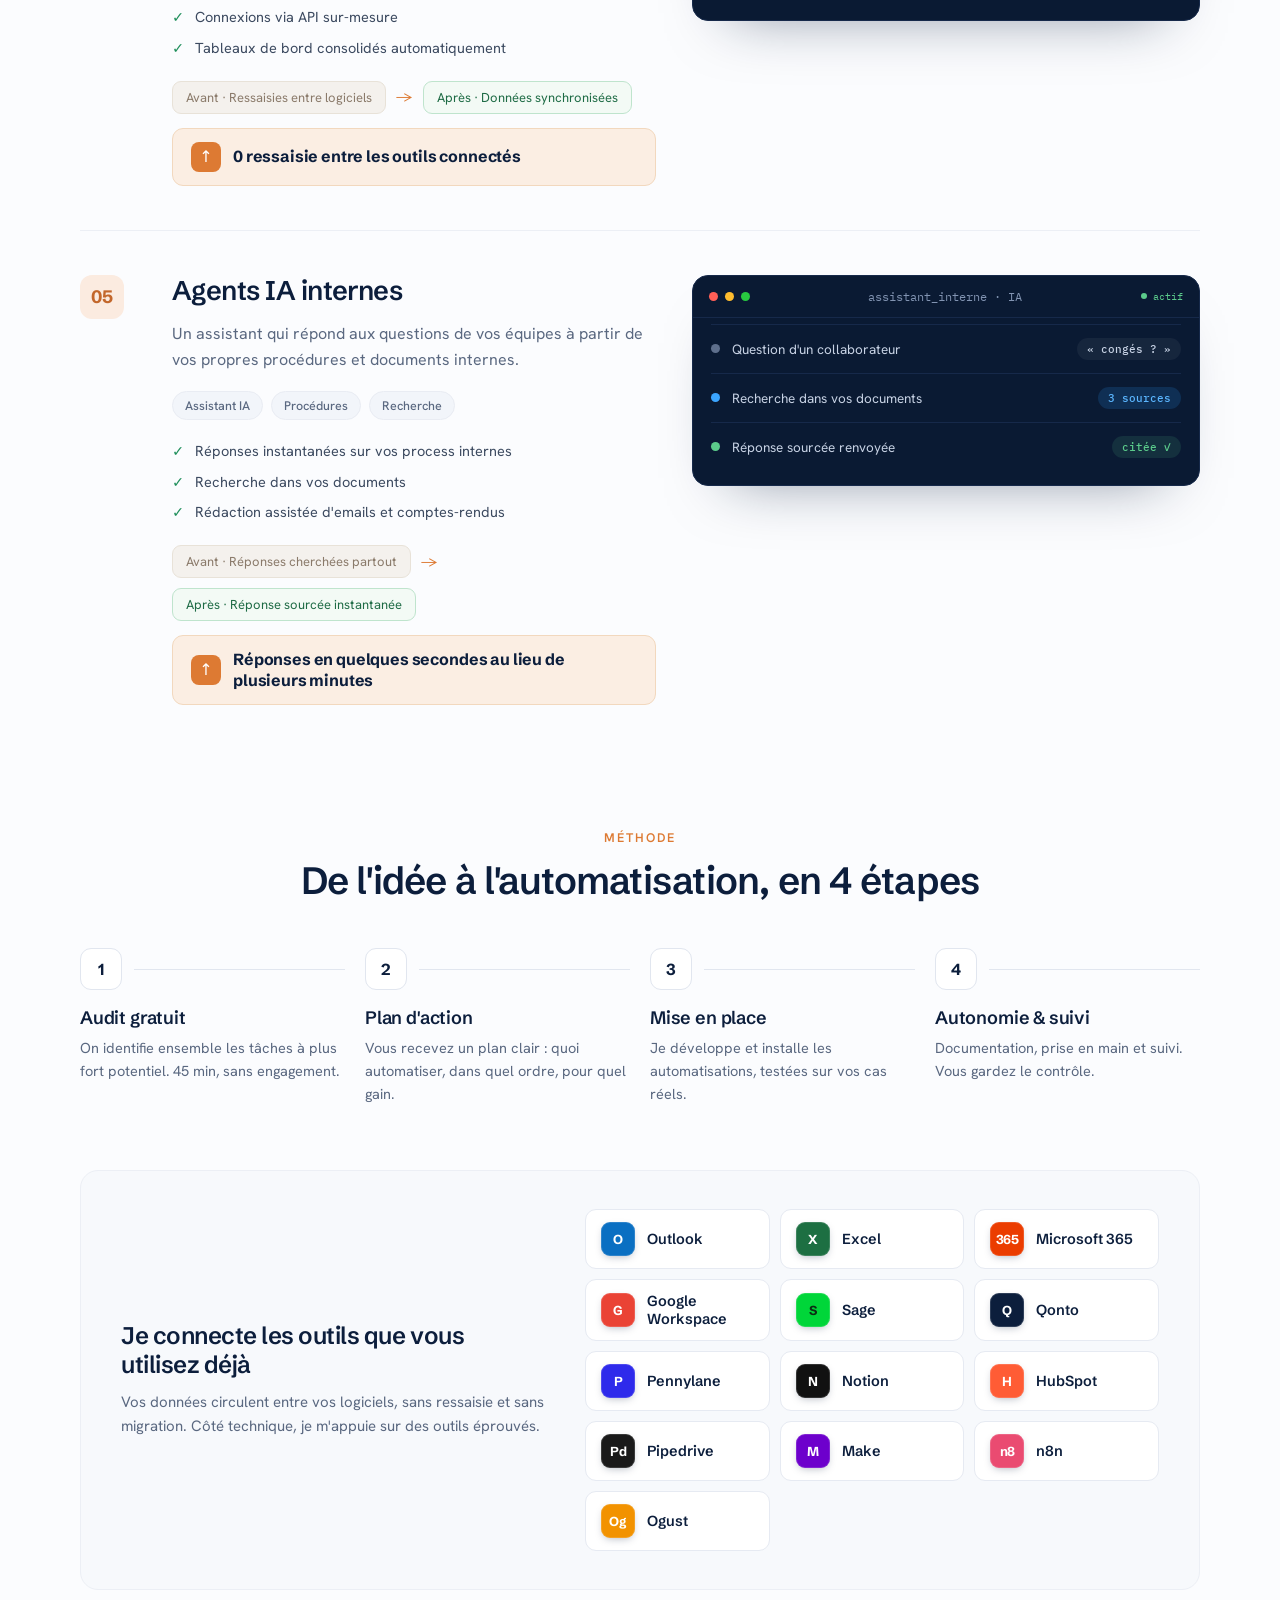
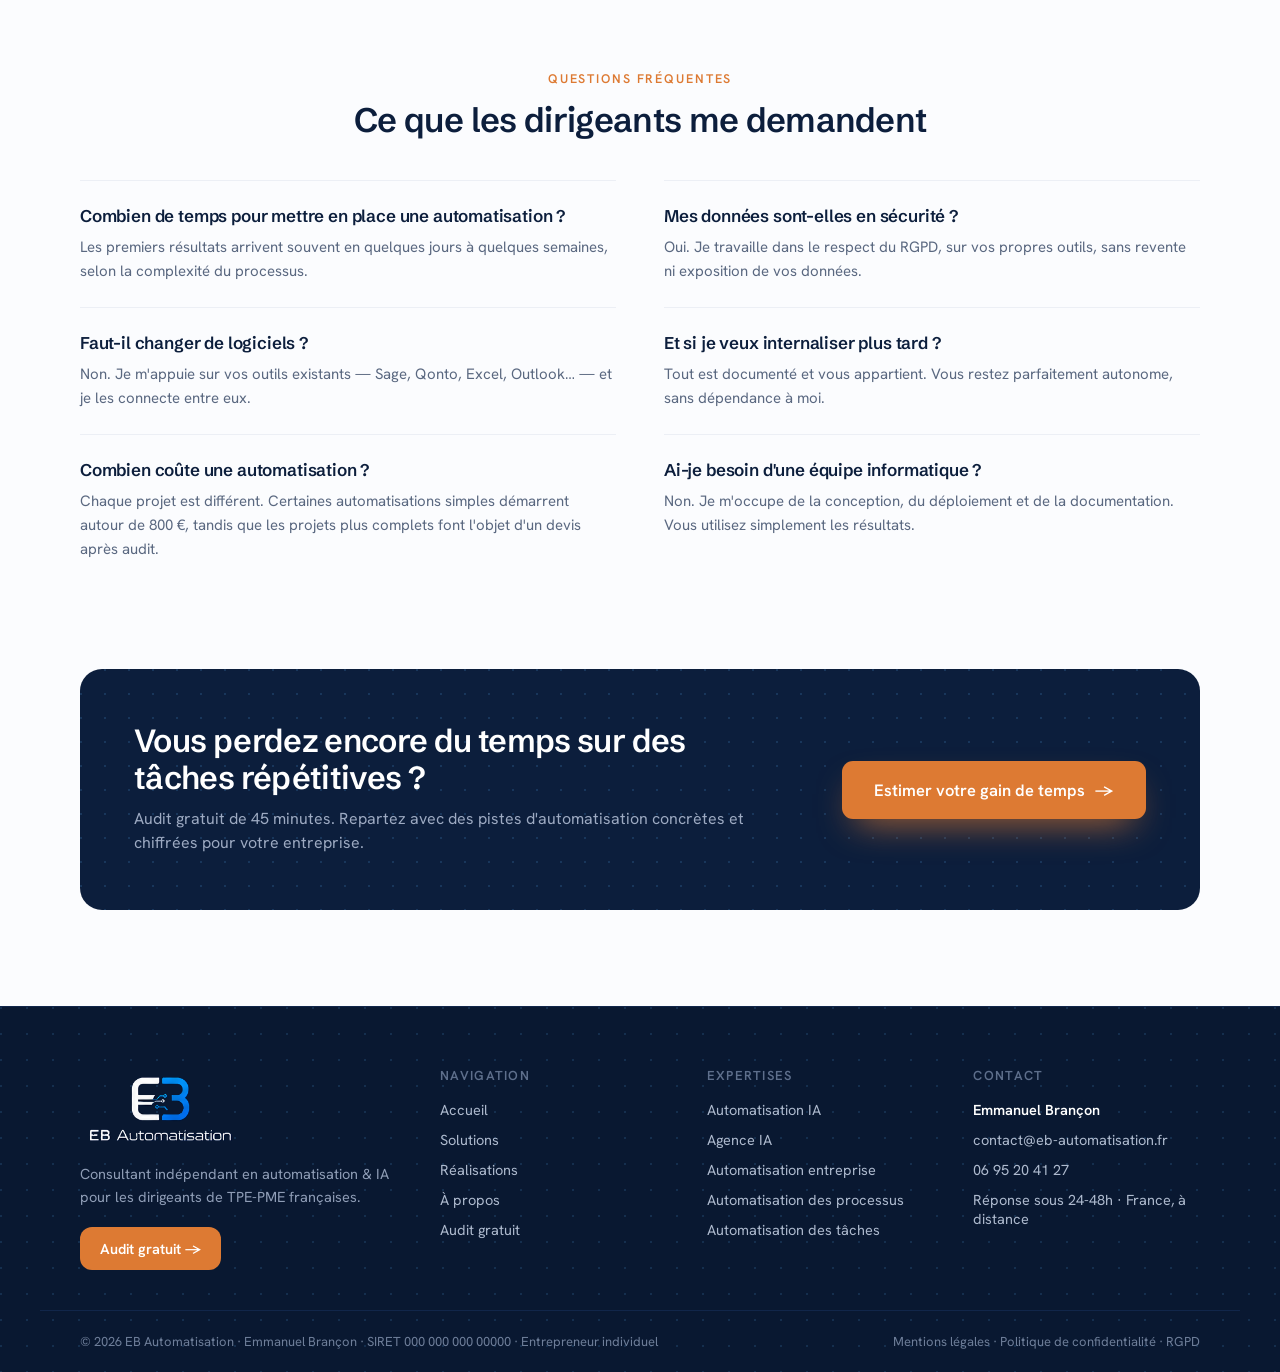
<file: site/solutions.html>
<!DOCTYPE html>
<html lang="fr">
<head>
<meta charset="utf-8">
<meta name="viewport" content="width=device-width, initial-scale=1">
<meta name="robots" content="index, follow">
<link rel="icon" type="image/png" href="assets/images/eb-icon.png">
<meta property="og:type" content="website">
<meta property="og:site_name" content="EB Automatisation">
<meta property="og:title" content="Solutions d'automatisation — EB Automatisation">
<meta property="og:description" content="Je connecte les outils que vous utilisez déjà (Outlook, Excel, Sage, Qonto, CRM, logiciels RH…) afin d'éliminer les ressaisies, les oublis et les tâches chronophages.">
<meta property="og:image" content="assets/images/uploads/156c3b91-a695-438b-b9d7-6828e90ea7ac.png">
<meta property="og:locale" content="fr_FR">
<meta name="twitter:card" content="summary_large_image">
<meta name="twitter:title" content="Solutions d'automatisation — EB Automatisation">
<meta name="twitter:description" content="Connectez vos logiciels et supprimez les tâches répétitives. Aucun logiciel à remplacer.">
<meta name="twitter:image" content="assets/images/uploads/156c3b91-a695-438b-b9d7-6828e90ea7ac.png">
<title>Solutions d'automatisation — EB Automatisation</title>
<meta name="description" content="Je connecte les outils que vous utilisez déjà (Outlook, Excel, Sage, Qonto, CRM, logiciels RH…) afin d'éliminer les ressaisies, les oublis et les tâches chronophages. Aucun logiciel à remplacer.">
<link rel="canonical" href="solutions.html">
<link rel="preconnect" href="https://fonts.googleapis.com">
<link rel="preconnect" href="https://fonts.gstatic.com" crossorigin>
<link href="https://fonts.googleapis.com/css2?family=Schibsted+Grotesk:wght@400;500;600;700&amp;family=Hanken+Grotesk:wght@400;500;600;700&amp;family=IBM+Plex+Mono:wght@400;500&amp;display=swap" rel="stylesheet">
<link rel="stylesheet" href="assets/css/tokens.css">
<link rel="stylesheet" href="assets/css/layout.css">
<link rel="stylesheet" href="assets/css/typography.css">
<link rel="stylesheet" href="assets/css/components.css">
<link rel="stylesheet" href="assets/css/animations.css">
<link rel="stylesheet" href="assets/css/utilities.css">
<link rel="stylesheet" href="assets/css/pages/solutions.css">
</head>
<body>

<div class="techno-bar"></div>
<div class="topbar">
  <div class="topbar__inner">
    <div class="topbar__label">Consultant indépendant en automatisation &amp; IA · TPE-PME françaises</div>
    <div class="topbar__links">
      <a href="tel:+33695204127"><span>☎</span> 06 95 20 41 27</a>
      <a href="mailto:contact@eb-automatisation.fr"><span>✉</span> contact@eb-automatisation.fr</a>
    </div>
  </div>
</div>

<header class="site-header">
  <div class="site-header__row">
    <a href="index.html" class="brand" aria-label="EB Automatisation — retour à l'accueil">
      <img src="assets/images/eb-icon.png" alt="EB Automatisation" width="51" height="51">
      <span class="brand__name">EB Automatisation</span>
    </a>
    <button class="menu-toggle" type="button" aria-label="Ouvrir le menu" aria-expanded="false" data-menu-toggle>
      <span class="menu-toggle__bar"></span>
      <span class="menu-toggle__bar"></span>
      <span class="menu-toggle__bar"></span>
    </button>
    <nav class="site-nav">
      <a href="index.html" class="site-nav__link">Accueil</a>
      <a href="solutions.html" class="site-nav__link is-active">Solutions</a>
      <a href="realisations.html" class="site-nav__link">Réalisations</a>
      <a href="apropos.html" class="site-nav__link">À propos</a>
      <div class="nav-dropdown" data-dropdown>
        <button class="nav-dropdown__trigger" type="button" aria-haspopup="true" aria-expanded="false" data-dropdown-trigger>
          Expertises <span class="nav-dropdown__arrow">▾</span>
        </button>
        <div class="nav-dropdown__panel" data-dropdown-panel hidden>
          <a class="nav-dropdown__item" href="automatisation-ia.html">
            <span class="nav-dropdown__item-label">Automatisation IA</span>
            <span class="nav-dropdown__item-desc">Ce que l'IA change concrètement</span>
          </a>
          <a class="nav-dropdown__item" href="agence-ia.html">
            <span class="nav-dropdown__item-label">Agence IA vs consultant indépendant</span>
            <span class="nav-dropdown__item-desc">Comprendre les options</span>
          </a>
          <a class="nav-dropdown__item" href="automatisation-entreprise.html">
            <span class="nav-dropdown__item-label">Automatisation entreprise</span>
            <span class="nav-dropdown__item-desc">Par où commencer</span>
          </a>
          <a class="nav-dropdown__item" href="automatisation-processus.html">
            <span class="nav-dropdown__item-label">Automatisation des processus</span>
            <span class="nav-dropdown__item-desc">Cartographier et orchestrer</span>
          </a>
          <a class="nav-dropdown__item" href="automatisation-taches.html">
            <span class="nav-dropdown__item-label">Automatisation des tâches</span>
            <span class="nav-dropdown__item-desc">Les premiers gains rapides</span>
          </a>
        </div>
      </div>
      <a href="audit.html" class="nav-cta">Audit gratuit <span>→</span></a>
    </nav>
  </div>
</header>

<main>

  <!-- hero -->
  <div class="hero-left">
    <div class="eyebrow hero-left__eyebrow">Solutions</div>
    <h1>Connectez vos logiciels et supprimez les tâches répétitives</h1>
    <p>Je connecte les outils que vous utilisez déjà (Outlook, Excel, Sage, Qonto, CRM, logiciels RH…) afin d'éliminer les ressaisies, les oublis et les tâches chronophages. Aucun logiciel à remplacer.</p>
  </div>

  <!-- pourquoi mon approche est différente -->
  <section class="section">
    <div class="differentiators__intro">
      <h2>Pourquoi mon approche est différente</h2>
      <p style="margin-bottom:12px;">La plupart des consultants automatisent des processus qu'ils découvrent en même temps que vous.</p>
      <p>Mon approche est différente : je m'appuie sur une expérience concrète des fonctions administratives, comptables et RH pour identifier rapidement les automatisations réellement rentables.</p>
    </div>
    <div class="grid grid-3">
      <div class="card differentiators__card">
        <div class="icon-tile icon-tile--a"><svg width="22" height="22" viewBox="0 0 24 24" fill="none" stroke="currentColor" stroke-width="1.8" stroke-linecap="round"><line x1="5" y1="19" x2="5" y2="12"></line><line x1="12" y1="19" x2="12" y2="7"></line><line x1="19" y1="19" x2="19" y2="14"></line></svg></div>
        <h3>Expertise gestion &amp; comptabilité</h3>
        <p>Je comprends les processus administratifs, financiers et comptables avant de les automatiser.</p>
      </div>
      <div class="card differentiators__card">
        <div class="icon-tile icon-tile--b"><svg width="22" height="22" viewBox="0 0 24 24" fill="none" stroke="currentColor" stroke-width="1.6" stroke-linejoin="round"><path d="M12 3l7 6.5L12 21 5 9.5z"></path></svg></div>
        <h3>Solutions sur mesure</h3>
        <p>Chaque automatisation est adaptée à vos outils et à votre fonctionnement.</p>
      </div>
      <div class="card differentiators__card">
        <div class="icon-tile icon-tile--a"><svg width="22" height="22" viewBox="0 0 24 24" fill="none" stroke="currentColor" stroke-width="1.6" stroke-linecap="round" stroke-linejoin="round"><rect x="5" y="11" width="14" height="9" rx="2"></rect><path d="M8 11V7a4 4 0 0 1 8 0v4"></path></svg></div>
        <h3>Vous restez propriétaire</h3>
        <p>Documentation, accès et scénarios vous appartiennent.</p>
      </div>
    </div>
  </section>

  <!-- hub des expertises -->
  <section class="section" style="padding-top:10px;">
    <div class="section-head" style="margin-bottom:32px;">
      <span class="eyebrow">Nos domaines d'expertise</span>
      <h2 style="font-size:30px;">Cinq entrées pour approfondir un sujet précis</h2>
    </div>
    <div class="expertise-hub">
      <a class="expertise-hub__card" href="automatisation-ia.html">
        <span class="expertise-hub__label">Automatisation IA</span>
        <span class="expertise-hub__desc">Ce que l'IA change concrètement dans vos tâches administratives.</span>
        <span class="expertise-hub__more">En savoir plus →</span>
      </a>
      <a class="expertise-hub__card" href="agence-ia.html">
        <span class="expertise-hub__label">Agence IA vs consultant indépendant</span>
        <span class="expertise-hub__desc">Comprendre les options avant de choisir un prestataire.</span>
        <span class="expertise-hub__more">En savoir plus →</span>
      </a>
      <a class="expertise-hub__card" href="automatisation-entreprise.html">
        <span class="expertise-hub__label">Automatisation entreprise</span>
        <span class="expertise-hub__desc">Par où commencer et comment prioriser service par service.</span>
        <span class="expertise-hub__more">En savoir plus →</span>
      </a>
      <a class="expertise-hub__card" href="automatisation-processus.html">
        <span class="expertise-hub__label">Automatisation des processus</span>
        <span class="expertise-hub__desc">Cartographier et orchestrer un enchaînement complet.</span>
        <span class="expertise-hub__more">En savoir plus →</span>
      </a>
      <a class="expertise-hub__card" href="automatisation-taches.html">
        <span class="expertise-hub__label">Automatisation des tâches</span>
        <span class="expertise-hub__desc">Les premiers gains rapides et faciles à mesurer.</span>
        <span class="expertise-hub__more">En savoir plus →</span>
      </a>
    </div>
  </section>

  <!-- trust strip -->
  <section class="section" style="padding:0 40px 10px;">
    <div class="trust-strip">
      <div class="trust-strip__item">
        <span class="trust-strip__icon" style="background:var(--orange-soft-bg);color:var(--orange);"><svg width="18" height="18" viewBox="0 0 24 24" fill="none" stroke="currentColor" stroke-width="1.6" stroke-linecap="round"><circle cx="12" cy="12" r="3"></circle><circle cx="12" cy="12" r="7.2"></circle><path d="M12 3v2.4M12 18.6V21M21 12h-2.4M5.4 12H3M18.4 5.6l-1.7 1.7M7.3 16.7l-1.7 1.7M18.4 18.4l-1.7-1.7M7.3 7.3L5.6 5.6"></path></svg></span>
        <div><div class="trust-strip__title">Sur vos outils existants</div><div class="trust-strip__desc">Aucun logiciel à remplacer.</div></div>
      </div>
      <div class="trust-strip__item">
        <span class="trust-strip__icon" style="background:var(--green-bg);color:var(--green);"><svg width="19" height="19" viewBox="0 0 24 24" fill="none" stroke="currentColor" stroke-width="1.9" stroke-linecap="round" stroke-linejoin="round"><circle cx="12" cy="12" r="8"></circle><path d="M8.5 12.3l2.3 2.3 4.7-5"></path></svg></span>
        <div><div class="trust-strip__title">Sans engagement</div><div class="trust-strip__desc">L'audit est gratuit, vous décidez ensuite.</div></div>
      </div>
      <div class="trust-strip__item">
        <span class="trust-strip__icon" style="background:#EEF1F7;color:var(--navy);"><svg width="17" height="17" viewBox="0 0 24 24" fill="none" stroke="currentColor" stroke-width="1.6" stroke-linecap="round" stroke-linejoin="round"><rect x="5" y="11" width="14" height="9" rx="2"></rect><path d="M8 11V7a4 4 0 0 1 8 0v4"></path></svg></span>
        <div><div class="trust-strip__title">Vous restez propriétaire</div><div class="trust-strip__desc">Tout est documenté et conforme RGPD.</div></div>
      </div>
    </div>
  </section>

  <!-- solutions détaillées -->
  <section class="section" style="padding:14px 40px 30px;">

    <div class="solution-row">
      <div class="solution-row__badge" style="background:#EEF1F7;color:#3C4A60;">01</div>
      <div>
        <h2>Tâches administratives répétitives</h2>
        <p class="solution-row__desc">Emails, fichiers Excel, PDF, saisies manuelles : je supprime les manipulations qui vous coûtent des heures chaque semaine.</p>
        <div class="solution-row__tags">
          <span class="solution-row__tag">Emails</span><span class="solution-row__tag">Excel</span><span class="solution-row__tag">PDF</span><span class="solution-row__tag">OCR</span>
        </div>
        <div class="solution-row__examples">
          <div class="solution-row__example"><span>✓</span>Tri et classement automatique des emails et pièces jointes</div>
          <div class="solution-row__example"><span>✓</span>Extraction de données depuis des PDF</div>
          <div class="solution-row__example"><span>✓</span>Génération de documents pré-remplis</div>
        </div>
        <div class="solution-row__transition">
          <span class="solution-row__before">Avant · Saisies manuelles à répétition</span>
          <span class="solution-row__arrow">→</span>
          <span class="solution-row__after">Après · Données extraites automatiquement</span>
        </div>
        <div class="solution-row__gain">
          <span class="solution-row__gain-icon">↑</span>
          <span class="solution-row__gain-text">≈ 5 à 10 heures récupérées chaque semaine</span>
        </div>
      </div>
      <div class="solution-row__mock">
        <div class="solution-row__mock-titlebar">
          <div class="solution-row__mock-dots"><span style="background:#FF5F57;"></span><span style="background:#FEBC2E;"></span><span style="background:#28C840;"></span></div>
          <span class="solution-row__mock-file">classement_auto · n8n</span>
          <span class="solution-row__mock-live"><span class="solution-row__mock-live-dot"></span>actif</span>
        </div>
        <div class="solution-row__mock-body">
          <div class="solution-row__mock-row"><span class="solution-row__mock-dot" style="background:#5e6f8c;"></span><span class="solution-row__mock-label">Email + pièce jointe reçus</span><span class="solution-row__mock-val" style="color:#C7D2E4;background:rgba(255,255,255,.05);">détecté</span></div>
          <div class="solution-row__mock-row"><span class="solution-row__mock-dot" style="background:#3BA5FF;"></span><span class="solution-row__mock-label">Données extraites du PDF</span><span class="solution-row__mock-val" style="color:#5BB6FF;background:rgba(46,155,255,.16);">12 champs</span></div>
          <div class="solution-row__mock-row"><span class="solution-row__mock-dot" style="background:#5BCB8B;"></span><span class="solution-row__mock-label">Document renommé &amp; classé</span><span class="solution-row__mock-val" style="color:#5BCB8B;background:rgba(91,203,139,.12);">dossier ✓</span></div>
        </div>
      </div>
    </div>

    <div class="solution-row">
      <div class="solution-row__badge" style="background:#E5F3EF;color:#1E8A6E;">02</div>
      <div>
        <h2>Comptabilité &amp; finance</h2>
        <p class="solution-row__desc">Rapprochements bancaires, contrôles de cohérence, suivi des paiements : des flux fiables, traçables et prêts pour votre comptable.</p>
        <div class="solution-row__tags">
          <span class="solution-row__tag">Rapprochement</span><span class="solution-row__tag">Qonto</span><span class="solution-row__tag">Sage</span><span class="solution-row__tag">Relances</span>
        </div>
        <div class="solution-row__examples">
          <div class="solution-row__example"><span>✓</span>Rapprochement bancaire Qonto ↔ comptabilité</div>
          <div class="solution-row__example"><span>✓</span>Relances clients automatisées</div>
          <div class="solution-row__example"><span>✓</span>Alertes sur écarts et anomalies</div>
        </div>
        <div class="solution-row__transition">
          <span class="solution-row__before">Avant · ~5 h de pointage / mois</span>
          <span class="solution-row__arrow">→</span>
          <span class="solution-row__after">Après · Rapprochement automatique</span>
        </div>
        <div class="solution-row__gain">
          <span class="solution-row__gain-icon">↑</span>
          <span class="solution-row__gain-text">≈ 1 journée de travail économisée chaque mois</span>
        </div>
      </div>
      <div class="solution-row__mock">
        <div class="solution-row__mock-titlebar">
          <div class="solution-row__mock-dots"><span style="background:#FF5F57;"></span><span style="background:#FEBC2E;"></span><span style="background:#28C840;"></span></div>
          <span class="solution-row__mock-file">rapprochement · Make</span>
          <span class="solution-row__mock-live"><span class="solution-row__mock-live-dot"></span>actif</span>
        </div>
        <div class="solution-row__mock-body">
          <div class="solution-row__mock-row"><span class="solution-row__mock-dot" style="background:#5e6f8c;"></span><span class="solution-row__mock-label">Opérations Qonto importées</span><span class="solution-row__mock-val" style="color:#C7D2E4;background:rgba(255,255,255,.05);">48 lignes</span></div>
          <div class="solution-row__mock-row"><span class="solution-row__mock-dot" style="background:#5BCB8B;"></span><span class="solution-row__mock-label">Pointage automatique</span><span class="solution-row__mock-val" style="color:#5BCB8B;background:rgba(91,203,139,.12);">46 ✓</span></div>
          <div class="solution-row__mock-row"><span class="solution-row__mock-dot" style="background:#3BA5FF;"></span><span class="solution-row__mock-label">Écart détecté &amp; signalé</span><span class="solution-row__mock-val" style="color:#5BB6FF;background:rgba(46,155,255,.16);">1 ⚑</span></div>
        </div>
      </div>
    </div>

    <div class="solution-row">
      <div class="solution-row__badge" style="background:#EFEAFB;color:#6E4FCB;">03</div>
      <div>
        <h2>RH &amp; paie</h2>
        <p class="solution-row__desc">Onboarding, génération de contrats, suivi des salariés et préparation de paie, automatisés et conformes.</p>
        <div class="solution-row__tags">
          <span class="solution-row__tag">Onboarding</span><span class="solution-row__tag">Contrats</span><span class="solution-row__tag">Paie</span><span class="solution-row__tag">RGPD</span>
        </div>
        <div class="solution-row__examples">
          <div class="solution-row__example"><span>✓</span>Onboarding RH : contrat, accès et dossier en un clic</div>
          <div class="solution-row__example"><span>✓</span>Suivi des congés et des échéances</div>
          <div class="solution-row__example"><span>✓</span>Préparation des variables de paie</div>
        </div>
        <div class="solution-row__transition">
          <span class="solution-row__before">Avant · 2 jours par embauche</span>
          <span class="solution-row__arrow">→</span>
          <span class="solution-row__after">Après · Dossier prêt en 2 h</span>
        </div>
        <div class="solution-row__gain">
          <span class="solution-row__gain-icon">↑</span>
          <span class="solution-row__gain-text">≈ 2 heures gagnées à chaque embauche</span>
        </div>
      </div>
      <div class="solution-row__mock">
        <div class="solution-row__mock-titlebar">
          <div class="solution-row__mock-dots"><span style="background:#FF5F57;"></span><span style="background:#FEBC2E;"></span><span style="background:#28C840;"></span></div>
          <span class="solution-row__mock-file">onboarding_rh · Make</span>
          <span class="solution-row__mock-live"><span class="solution-row__mock-live-dot"></span>actif</span>
        </div>
        <div class="solution-row__mock-body">
          <div class="solution-row__mock-row"><span class="solution-row__mock-dot" style="background:#5e6f8c;"></span><span class="solution-row__mock-label">Embauche validée</span><span class="solution-row__mock-val" style="color:#C7D2E4;background:rgba(255,255,255,.05);">OK</span></div>
          <div class="solution-row__mock-row"><span class="solution-row__mock-dot" style="background:#3BA5FF;"></span><span class="solution-row__mock-label">Contrat généré par l'IA</span><span class="solution-row__mock-val" style="color:#5BB6FF;background:rgba(46,155,255,.16);">PDF</span></div>
          <div class="solution-row__mock-row"><span class="solution-row__mock-dot" style="background:#5BCB8B;"></span><span class="solution-row__mock-label">Accès &amp; dossier créés</span><span class="solution-row__mock-val" style="color:#5BCB8B;background:rgba(91,203,139,.12);">prêt ✓</span></div>
        </div>
      </div>
    </div>

    <div class="solution-row">
      <div class="solution-row__badge" style="background:#E7EFFC;color:#2C5FC7;">04</div>
      <div>
        <h2>Intégration de vos logiciels</h2>
        <p class="solution-row__desc">Je connecte vos outils — Qonto, Outlook, Excel, Sage, Notion — pour que vos données circulent sans ressaisie.</p>
        <div class="solution-row__tags">
          <span class="solution-row__tag">Make</span><span class="solution-row__tag">n8n</span><span class="solution-row__tag">API</span><span class="solution-row__tag">Python</span>
        </div>
        <div class="solution-row__examples">
          <div class="solution-row__example"><span>✓</span>Synchronisation entre vos logiciels métier</div>
          <div class="solution-row__example"><span>✓</span>Connexions via API sur-mesure</div>
          <div class="solution-row__example"><span>✓</span>Tableaux de bord consolidés automatiquement</div>
        </div>
        <div class="solution-row__transition">
          <span class="solution-row__before">Avant · Ressaisies entre logiciels</span>
          <span class="solution-row__arrow">→</span>
          <span class="solution-row__after">Après · Données synchronisées</span>
        </div>
        <div class="solution-row__gain">
          <span class="solution-row__gain-icon">↑</span>
          <span class="solution-row__gain-text">0 ressaisie entre les outils connectés</span>
        </div>
      </div>
      <div class="solution-row__mock">
        <div class="solution-row__mock-titlebar">
          <div class="solution-row__mock-dots"><span style="background:#FF5F57;"></span><span style="background:#FEBC2E;"></span><span style="background:#28C840;"></span></div>
          <span class="solution-row__mock-file">connecteurs · API</span>
          <span class="solution-row__mock-live"><span class="solution-row__mock-live-dot"></span>actif</span>
        </div>
        <div class="solution-row__mock-body">
          <div class="solution-row__mock-row"><span class="solution-row__mock-dot" style="background:#5BCB8B;"></span><span class="solution-row__mock-label">Qonto ↔ Sage</span><span class="solution-row__mock-val" style="color:#5BCB8B;background:rgba(91,203,139,.12);">synchronisé</span></div>
          <div class="solution-row__mock-row"><span class="solution-row__mock-dot" style="background:#5BCB8B;"></span><span class="solution-row__mock-label">Outlook ↔ Notion</span><span class="solution-row__mock-val" style="color:#5BCB8B;background:rgba(91,203,139,.12);">synchronisé</span></div>
          <div class="solution-row__mock-row"><span class="solution-row__mock-dot" style="background:#5BCB8B;"></span><span class="solution-row__mock-label">Tableau de bord consolidé</span><span class="solution-row__mock-val" style="color:#5BCB8B;background:rgba(91,203,139,.12);">à jour ✓</span></div>
        </div>
      </div>
    </div>

    <div class="solution-row">
      <div class="solution-row__badge" style="background:#FBEBE0;color:#C3672B;">05</div>
      <div>
        <h2>Agents IA internes</h2>
        <p class="solution-row__desc">Un assistant qui répond aux questions de vos équipes à partir de vos propres procédures et documents internes.</p>
        <div class="solution-row__tags">
          <span class="solution-row__tag">Assistant IA</span><span class="solution-row__tag">Procédures</span><span class="solution-row__tag">Recherche</span>
        </div>
        <div class="solution-row__examples">
          <div class="solution-row__example"><span>✓</span>Réponses instantanées sur vos process internes</div>
          <div class="solution-row__example"><span>✓</span>Recherche dans vos documents</div>
          <div class="solution-row__example"><span>✓</span>Rédaction assistée d'emails et comptes-rendus</div>
        </div>
        <div class="solution-row__transition">
          <span class="solution-row__before">Avant · Réponses cherchées partout</span>
          <span class="solution-row__arrow">→</span>
          <span class="solution-row__after">Après · Réponse sourcée instantanée</span>
        </div>
        <div class="solution-row__gain">
          <span class="solution-row__gain-icon">↑</span>
          <span class="solution-row__gain-text">Réponses en quelques secondes au lieu de plusieurs minutes</span>
        </div>
      </div>
      <div class="solution-row__mock">
        <div class="solution-row__mock-titlebar">
          <div class="solution-row__mock-dots"><span style="background:#FF5F57;"></span><span style="background:#FEBC2E;"></span><span style="background:#28C840;"></span></div>
          <span class="solution-row__mock-file">assistant_interne · IA</span>
          <span class="solution-row__mock-live"><span class="solution-row__mock-live-dot"></span>actif</span>
        </div>
        <div class="solution-row__mock-body">
          <div class="solution-row__mock-row"><span class="solution-row__mock-dot" style="background:#5e6f8c;"></span><span class="solution-row__mock-label">Question d'un collaborateur</span><span class="solution-row__mock-val" style="color:#C7D2E4;background:rgba(255,255,255,.05);">« congés ? »</span></div>
          <div class="solution-row__mock-row"><span class="solution-row__mock-dot" style="background:#3BA5FF;"></span><span class="solution-row__mock-label">Recherche dans vos documents</span><span class="solution-row__mock-val" style="color:#5BB6FF;background:rgba(46,155,255,.16);">3 sources</span></div>
          <div class="solution-row__mock-row"><span class="solution-row__mock-dot" style="background:#5BCB8B;"></span><span class="solution-row__mock-label">Réponse sourcée renvoyée</span><span class="solution-row__mock-val" style="color:#5BCB8B;background:rgba(91,203,139,.12);">citée ✓</span></div>
        </div>
      </div>
    </div>

  </section>

  <!-- méthode -->
  <section class="section" style="padding:50px 40px 24px;">
    <div class="section-head" style="margin-bottom:46px;">
      <span class="eyebrow">Méthode</span>
      <h2>De l'idée à l'automatisation, en 4 étapes</h2>
    </div>
    <div class="grid grid-4">
      <div class="method-step">
        <div style="display:flex;align-items:center;gap:12px;margin-bottom:16px;">
          <span class="method-step__num">1</span><span class="method-step__rule"></span>
        </div>
        <h3>Audit gratuit</h3>
        <p>On identifie ensemble les tâches à plus fort potentiel. 45 min, sans engagement.</p>
      </div>
      <div class="method-step">
        <div style="display:flex;align-items:center;gap:12px;margin-bottom:16px;">
          <span class="method-step__num">2</span><span class="method-step__rule"></span>
        </div>
        <h3>Plan d'action</h3>
        <p>Vous recevez un plan clair : quoi automatiser, dans quel ordre, pour quel gain.</p>
      </div>
      <div class="method-step">
        <div style="display:flex;align-items:center;gap:12px;margin-bottom:16px;">
          <span class="method-step__num">3</span><span class="method-step__rule"></span>
        </div>
        <h3>Mise en place</h3>
        <p>Je développe et installe les automatisations, testées sur vos cas réels.</p>
      </div>
      <div class="method-step">
        <div style="display:flex;align-items:center;gap:12px;margin-bottom:16px;">
          <span class="method-step__num">4</span><span class="method-step__rule"></span>
        </div>
        <h3>Autonomie &amp; suivi</h3>
        <p>Documentation, prise en main et suivi. Vous gardez le contrôle.</p>
      </div>
    </div>
  </section>

  <!-- bandeau outils -->
  <section class="section" style="padding:40px 40px 10px;">
    <div class="tools-band">
      <div>
        <h2>Je connecte les outils que vous utilisez déjà</h2>
        <p>Vos données circulent entre vos logiciels, sans ressaisie et sans migration. Côté technique, je m'appuie sur des outils éprouvés.</p>
      </div>
      <div class="tool-chip-grid">
        <div class="tool-chip"><span class="tool-chip__abbr" style="background:#0A6FC2;color:#fff;">O</span>Outlook</div>
        <div class="tool-chip"><span class="tool-chip__abbr" style="background:#1D6F42;color:#fff;">X</span>Excel</div>
        <div class="tool-chip"><span class="tool-chip__abbr" style="background:#EB3C00;color:#fff;">365</span>Microsoft 365</div>
        <div class="tool-chip"><span class="tool-chip__abbr" style="background:#EA4335;color:#fff;">G</span>Google Workspace</div>
        <div class="tool-chip"><span class="tool-chip__abbr" style="background:#00D639;color:#0C2E14;">S</span>Sage</div>
        <div class="tool-chip"><span class="tool-chip__abbr" style="background:#0C1E3C;color:#fff;">Q</span>Qonto</div>
        <div class="tool-chip"><span class="tool-chip__abbr" style="background:#2E2AEB;color:#fff;">P</span>Pennylane</div>
        <div class="tool-chip"><span class="tool-chip__abbr" style="background:#111111;color:#fff;">N</span>Notion</div>
        <div class="tool-chip"><span class="tool-chip__abbr" style="background:#FF5C35;color:#fff;">H</span>HubSpot</div>
        <div class="tool-chip"><span class="tool-chip__abbr" style="background:#1A1A1A;color:#fff;">Pd</span>Pipedrive</div>
        <div class="tool-chip"><span class="tool-chip__abbr" style="background:#6D00CC;color:#fff;">M</span>Make</div>
        <div class="tool-chip"><span class="tool-chip__abbr" style="background:#EA4B71;color:#fff;">n8</span>n8n</div>
        <div class="tool-chip"><span class="tool-chip__abbr" style="background:#F29200;color:#fff;">Og</span>Ogust</div>
      </div>
    </div>
  </section>

  <!-- FAQ -->
  <section class="section" style="padding:70px 40px 20px;">
    <div class="section-head" style="margin-bottom:40px;">
      <span class="eyebrow">Questions fréquentes</span>
      <h2 style="font-size:34px;max-width:620px;margin:0 auto;line-height:1.15;">Ce que les dirigeants me demandent</h2>
    </div>
    <div class="faq-grid">
      <div class="faq-item">
        <h3>Combien de temps pour mettre en place une automatisation ?</h3>
        <p>Les premiers résultats arrivent souvent en quelques jours à quelques semaines, selon la complexité du processus.</p>
      </div>
      <div class="faq-item">
        <h3>Mes données sont-elles en sécurité ?</h3>
        <p>Oui. Je travaille dans le respect du RGPD, sur vos propres outils, sans revente ni exposition de vos données.</p>
      </div>
      <div class="faq-item">
        <h3>Faut-il changer de logiciels ?</h3>
        <p>Non. Je m'appuie sur vos outils existants — Sage, Qonto, Excel, Outlook… — et je les connecte entre eux.</p>
      </div>
      <div class="faq-item">
        <h3>Et si je veux internaliser plus tard ?</h3>
        <p>Tout est documenté et vous appartient. Vous restez parfaitement autonome, sans dépendance à moi.</p>
      </div>
      <div class="faq-item">
        <h3>Combien coûte une automatisation ?</h3>
        <p>Chaque projet est différent. Certaines automatisations simples démarrent autour de 800 €, tandis que les projets plus complets font l'objet d'un devis après audit.</p>
      </div>
      <div class="faq-item">
        <h3>Ai-je besoin d'une équipe informatique ?</h3>
        <p>Non. Je m'occupe de la conception, du déploiement et de la documentation. Vous utilisez simplement les résultats.</p>
      </div>
    </div>
  </section>

  <!-- CTA final -->
  <section class="section final-cta-section">
    <div class="cta-dotted">
      <div class="cta-dotted__text">
        <h2>Vous perdez encore du temps sur des tâches répétitives ?</h2>
        <p>Audit gratuit de 45 minutes. Repartez avec des pistes d'automatisation concrètes et chiffrées pour votre entreprise.</p>
      </div>
      <a href="audit.html" class="btn btn-primary">Estimer votre gain de temps <span>→</span></a>
    </div>
  </section>

</main>

<footer class="site-footer">
  <div class="site-footer__grid">
    <div>
      <div class="site-footer__logo"><img src="assets/images/uploads/156c3b91-a695-438b-b9d7-6828e90ea7ac.png" alt="EB Automatisation" width="180" height="77"></div>
      <p class="site-footer__desc">Consultant indépendant en automatisation &amp; IA pour les dirigeants de TPE-PME françaises.</p>
      <a href="audit.html" class="site-footer__cta">Audit gratuit →</a>
    </div>
    <div>
      <div class="site-footer__heading">Navigation</div>
      <div class="site-footer__links">
        <a href="index.html">Accueil</a>
        <a href="solutions.html">Solutions</a>
        <a href="realisations.html">Réalisations</a>
        <a href="apropos.html">À propos</a>
        <a href="audit.html">Audit gratuit</a>
      </div>
    </div>
    <div>
      <div class="site-footer__heading">Expertises</div>
      <div class="site-footer__links">
        <a href="automatisation-ia.html">Automatisation IA</a>
        <a href="agence-ia.html">Agence IA</a>
        <a href="automatisation-entreprise.html">Automatisation entreprise</a>
        <a href="automatisation-processus.html">Automatisation des processus</a>
        <a href="automatisation-taches.html">Automatisation des tâches</a>
      </div>
    </div>
    <div>
      <div class="site-footer__heading">Contact</div>
      <div class="site-footer__contact">
        <span class="site-footer__contact-name">Emmanuel Brançon</span>
        <a href="mailto:contact@eb-automatisation.fr">contact@eb-automatisation.fr</a>
        <a href="tel:+33695204127">06 95 20 41 27</a>
        <span>Réponse sous 24-48h · France, à distance</span>
      </div>
    </div>
  </div>
  <div class="site-footer__bottom">
    <span>© 2026 EB Automatisation · Emmanuel Brançon · SIRET 000 000 000 00000 · Entrepreneur individuel</span>
    <span>Mentions légales · Politique de confidentialité · RGPD</span>
  </div>
</footer>

<script src="assets/js/main.js"></script>
</body>
</html>
</file>
<file: site/assets/css/tokens.css>
/* Design tokens extracted from EB Automatisation V2.dc.html — values are literal, do not "round" or reinterpret them. */
:root{
  /* navy (brand dark) */
  --navy:#0C1E3C;
  --navy-footer:#091831;
  --navy-card:#11264A;
  --navy-card-border:#1E3458;
  --navy-panel:#0A1A33;
  --navy-panel-border:#16294a;
  --navy-panel-border-2:#11264A;

  /* orange (brand accent / CTA) */
  --orange:#DD7A33;
  --orange-hover:#C9692A;
  --orange-soft-bg:#FBEEE3;
  --orange-soft-border:#F2D8BE;
  --orange-soft-border-2:#F0D9C4;
  --peach:#E59B6A;

  /* blue (live / accent) */
  --blue:#2E9BFF;
  --blue-2:#3BA5FF;
  --blue-3:#5BB6FF;
  --blue-deep:#1E5FD0;

  /* green (success) */
  --green:#1E8E5A;
  --green-bright:#5BCB8B;
  --green-bg:#E7F4EC;
  --green-border:#BFE4CD;
  --green-dark-text:#1E7A4E;
  --green-dark-text-2:#1E6B45;
  --green-alt-bg:#F3FAF5;
  --green-alt-border:#CFE9D9;

  /* red (error / warning) */
  --red:#C0492B;
  --red-bg:#FBEAE6;
  --red-border:#E0A89A;

  /* tan / beige (avant panels) */
  --tan-bg:#F7F6F4;
  --tan-border:#ECE8E1;
  --tan-label:#A88C6E;
  --tan-text:#7C6E5C;
  --tan-strong:#9a5a32;
  --tan-strong-bg:#FBF4EE;
  --tan-strong-border:#E0A89A;

  /* body text grays */
  --text:#51607A;
  --text-2:#55647D;
  --text-3:#5A6880;
  --text-4:#5C6B82;
  --text-5:#3C4A60;

  /* muted grays */
  --muted:#8A98AD;
  --muted-2:#9AA6B8;
  --muted-3:#8F9DB6;
  --muted-4:#6E7E99;
  --muted-on-navy:#9DAAC2;
  --muted-on-navy-2:#5e6f8c;
  --muted-on-navy-3:#8294b2;
  --mono-on-navy:#C7D2E4;
  --navy-heading-on-navy:#5E6F8C;

  /* borders (light) */
  --border:#ECEFF5;
  --border-2:#E9ECF3;
  --border-3:#E6EAF2;
  --border-4:#E1E6EF;
  --border-5:#D9DFEA;

  /* backgrounds */
  --bg:#FBFCFE;
  --bg-soft:#F7F9FC;
  --bg-soft-2:#F2F5FA;

  /* mac window dots */
  --dot-red:#FF5F57;
  --dot-yellow:#FEBC2E;
  --dot-green:#28C840;

  /* fonts */
  --font-heading:'Schibsted Grotesk', sans-serif;
  --font-body:'Hanken Grotesk', system-ui, sans-serif;
  --font-mono:'IBM Plex Mono', monospace;

  /* radii */
  --r-sm:9px;
  --r-md:10px;
  --r-lg:11px;
  --r-xl:12px;
  --r-2xl:13px;
  --r-3xl:14px;
  --r-4xl:16px;
  --r-5xl:18px;
  --r-6xl:20px;
  --r-7xl:22px;
  --r-8xl:24px;

  /* shadows */
  --shadow-btn-orange-sm:0 8px 22px -10px rgba(221,122,51,.7);
  --shadow-btn-orange-md:0 14px 30px -12px rgba(221,122,51,.7);
  --shadow-btn-orange-lg:0 16px 36px -14px rgba(221,122,51,.8);
  --shadow-btn-orange-xl:0 18px 40px -14px rgba(221,122,51,.9);
  --shadow-card:0 24px 50px -34px rgba(12,30,60,.3);
  --shadow-card-lg:0 30px 60px -24px rgba(12,30,60,.3);
  --shadow-panel:0 0 0 1px rgba(46,155,255,.14),0 24px 60px -30px rgba(30,95,208,.55),0 40px 80px -36px rgba(12,30,60,.5);
  --shadow-panel-navy:0 24px 50px -30px rgba(12,30,60,.6);
  --shadow-cta-final:0 30px 70px -40px rgba(12,30,60,.25);
  --shadow-cta-navy:0 40px 90px -50px rgba(12,30,60,.55);
}
</file>
<file: site/assets/css/layout.css>
/* Structural layout: container, header, footer, grids, section rhythm, responsive breakpoints. */

*{box-sizing:border-box}
html,body{margin:0;padding:0}
html{overflow-x:hidden;}
body{background:var(--bg);min-height:100vh;overflow-x:hidden;}
img{max-width:100%;}
::selection{background:var(--orange);color:#fff;}
input,select,textarea{font-family:var(--font-body);}
a:focus-visible,button:focus-visible,input:focus-visible,select:focus-visible,textarea:focus-visible{
  outline:2px solid var(--orange);outline-offset:2px;border-radius:3px;
}
@media (prefers-reduced-motion: reduce){
  *{ animation-duration:0.001ms !important; animation-iteration-count:1 !important; transition-duration:0.001ms !important; }
}

.container{
  max-width:1200px;
  margin:0 auto;
  padding:0 40px;
}

.section{
  max-width:1200px;
  margin:0 auto;
  padding:64px 40px 24px;
}

/* ---------- top techno bar ---------- */
.techno-bar{
  height:3px;
  background:linear-gradient(90deg,#0C1E3C 0%,#1E5FD0 38%,#3BA5FF 55%,#1E5FD0 68%,#DD7A33 100%);
}

/* ---------- top contact bar ---------- */
.topbar{
  background:var(--navy);
  color:#fff;
}
.topbar__inner{
  max-width:1200px;
  margin:0 auto;
  padding:0 40px;
  height:42px;
  display:flex;
  align-items:center;
  justify-content:space-between;
  gap:20px;
  font-size:13px;
}
.topbar__label{
  display:flex;
  align-items:center;
  gap:9px;
  color:#AEBACE;
}
.topbar__links{
  display:flex;
  align-items:center;
  gap:24px;
}
.topbar__links a{
  color:#E7ECF4;
  text-decoration:none;
  display:inline-flex;
  align-items:center;
  gap:7px;
  font-weight:500;
}
.topbar__links a:hover{ color:#fff; }
.topbar__links a span{ color:var(--peach); }

/* ---------- site header ---------- */
.site-header{
  position:sticky;
  top:0;
  z-index:50;
  background:rgba(251,252,254,.82);
  backdrop-filter:saturate(180%) blur(14px);
  -webkit-backdrop-filter:saturate(180%) blur(14px);
  border-bottom:1px solid var(--border);
}
.site-header__row{
  max-width:1200px;
  margin:0 auto;
  padding:0 40px;
  height:74px;
  display:flex;
  align-items:center;
  justify-content:space-between;
  gap:24px;
}
.brand{
  display:flex;
  align-items:center;
  gap:13px;
  background:none;
  border:none;
  cursor:pointer;
  padding:0;
  font-family:inherit;
  text-decoration:none;
}
.brand img{
  width:51px;
  height:51px;
  display:block;
}
.brand__name{
  font-family:var(--font-heading);
  font-weight:600;
  font-size:21px;
  color:var(--navy);
  letter-spacing:-.01em;
  white-space:nowrap;
}
.site-nav{
  display:flex;
  align-items:center;
  gap:6px;
}
.site-nav__link{
  text-decoration:none;
  display:inline-block;
  background:none;
  border:none;
  border-bottom:2px solid transparent;
  cursor:pointer;
  font-family:inherit;
  font-size:15px;
  font-weight:500;
  color:#5C6B82;
  padding:8px 14px 7px;
  border-radius:2px;
}
.site-nav__link.is-active{
  color:var(--navy);
  border-bottom-color:var(--orange);
}
.nav-dropdown{
  position:relative;
}
.nav-dropdown__trigger{
  background:none;
  border:none;
  border-bottom:2px solid transparent;
  cursor:pointer;
  font-family:inherit;
  font-size:15px;
  font-weight:500;
  color:#5C6B82;
  padding:8px 14px 7px;
  border-radius:2px;
  display:inline-flex;
  align-items:center;
  gap:5px;
}
.nav-dropdown__trigger.is-active{
  color:var(--navy);
  border-bottom-color:var(--orange);
}
.nav-dropdown__arrow{
  font-size:10px;
  display:inline-block;
  transition:transform .18s;
}
.nav-dropdown.is-open .nav-dropdown__arrow{
  transform:rotate(180deg);
}
.nav-dropdown__panel{
  position:absolute;
  top:100%;
  left:0;
  margin-top:10px;
  background:#fff;
  border:1px solid var(--border-2);
  border-radius:var(--r-3xl);
  box-shadow:var(--shadow-card-lg);
  padding:8px;
  min-width:280px;
  z-index:60;
}
.nav-dropdown__item{
  display:flex;
  flex-direction:column;
  align-items:flex-start;
  gap:2px;
  width:100%;
  text-align:left;
  background:none;
  border:none;
  cursor:pointer;
  font-family:inherit;
  padding:10px 13px;
  border-radius:var(--sm, 9px);
  text-decoration:none;
}
.nav-dropdown__item:hover{ background:var(--bg-soft); }
.nav-dropdown__item-label{
  font-family:var(--font-heading);
  font-size:14px;
  font-weight:600;
  color:var(--navy);
}
.nav-dropdown__item-desc{
  font-size:12px;
  color:var(--muted);
}
.nav-cta{
  margin-left:14px;
  display:inline-flex;
  align-items:center;
  gap:9px;
  background:var(--orange);
  color:#fff;
  border:none;
  cursor:pointer;
  font-family:inherit;
  font-weight:600;
  font-size:15px;
  padding:11px 20px;
  border-radius:var(--r-xl);
  box-shadow:var(--shadow-btn-orange-sm);
  text-decoration:none;
}
.nav-cta:hover{ background:var(--orange-hover); }

/* ---------- mobile menu toggle (hamburger, hidden on desktop by default) ---------- */
.menu-toggle{
  display:none;
  align-items:center;
  justify-content:center;
  flex-direction:column;
  gap:6px;
  width:44px;
  height:44px;
  padding:0;
  background:none;
  border:none;
  cursor:pointer;
  flex:none;
  border-radius:var(--r-md);
}
.menu-toggle:active{ background:var(--bg-soft); }
.menu-toggle__bar{
  display:block;
  width:24px;
  height:2px;
  background:var(--navy);
  border-radius:2px;
  transition:transform .22s cubic-bezier(.4,0,.2,1), opacity .22s cubic-bezier(.4,0,.2,1);
}
.site-header.is-menu-open .menu-toggle__bar:nth-child(1){ transform:translateY(8px) rotate(45deg); }
.site-header.is-menu-open .menu-toggle__bar:nth-child(2){ opacity:0; }
.site-header.is-menu-open .menu-toggle__bar:nth-child(3){ transform:translateY(-8px) rotate(-45deg); }

/* ---------- grids ---------- */
.grid{ display:grid; gap:20px; }
.grid-2{ grid-template-columns:repeat(2,1fr); }
.grid-3{ grid-template-columns:repeat(3,1fr); }
.grid-4{ grid-template-columns:repeat(4,1fr); }

/* ---------- footer ---------- */
.site-footer{
  background-color:var(--navy-footer);
  background-image:radial-gradient(circle at 1px 1px, rgba(91,181,255,.14) 1.4px, transparent 0);
  background-size:26px 26px;
  color:#fff;
  border-top:1px solid var(--navy-panel-border-2);
}
.site-footer__grid{
  max-width:1200px;
  margin:0 auto;
  padding:60px 40px 40px;
  display:grid;
  grid-template-columns:1.2fr .85fr .85fr .85fr;
  gap:40px;
}
.site-footer__logo{
  margin-bottom:18px;
}
.site-footer__logo img{
  height:77px;
  width:auto;
  max-width:100%;
  display:block;
}
.site-footer__desc{
  font-size:14.5px;
  line-height:1.6;
  color:var(--muted-3);
  margin:0 0 18px;
  max-width:320px;
}
.site-footer__cta{
  display:inline-flex;
  align-items:center;
  gap:9px;
  background:var(--orange);
  color:#fff;
  border:none;
  cursor:pointer;
  font-family:inherit;
  font-weight:600;
  font-size:14.5px;
  padding:12px 20px;
  border-radius:var(--r-xl);
  text-decoration:none;
}
.site-footer__cta:hover{ background:var(--orange-hover); }
.site-footer__heading{
  font-size:13px;
  font-weight:600;
  text-transform:uppercase;
  letter-spacing:.1em;
  color:var(--navy-heading-on-navy);
  margin-bottom:16px;
}
.site-footer__links{
  display:flex;
  flex-direction:column;
  gap:11px;
}
.site-footer__links a{
  text-decoration:none;
  background:none;
  border:none;
  cursor:pointer;
  font-family:inherit;
  text-align:left;
  font-size:14.5px;
  color:#AEBACE;
  padding:0;
}
.site-footer__links a:hover{ color:#fff; }
.site-footer__contact{
  display:flex;
  flex-direction:column;
  gap:11px;
  font-size:14.5px;
  color:#AEBACE;
}
.site-footer__contact-name{
  color:#fff;
  font-weight:600;
}
.site-footer__contact a{
  color:#AEBACE;
  text-decoration:none;
}
.site-footer__contact a:hover{ color:#fff; }
.site-footer__bottom{
  max-width:1200px;
  margin:0 auto;
  padding:22px 40px;
  border-top:1px solid var(--navy-panel-border-2);
  display:flex;
  align-items:center;
  justify-content:space-between;
  gap:20px;
  flex-wrap:wrap;
}
.site-footer__bottom span{
  font-size:13px;
  color:var(--muted-4);
}

/* ==================== responsive ==================== */
@media (max-width:1100px){
  .site-header__row{
    height:auto;
    flex-wrap:wrap;
    padding-top:12px;
    padding-bottom:12px;
    gap:10px;
  }
  .site-nav{
    width:100%;
    flex-wrap:wrap;
    justify-content:flex-start;
    gap:4px;
  }
  .site-nav__link,.nav-dropdown__trigger{
    padding:8px 10px;
    font-size:14px;
  }
  .nav-cta{ margin-left:auto; }
}

@media (max-width:900px){
  .grid-2,.grid-3,.grid-4{
    grid-template-columns:1fr;
  }
  .site-footer__grid{
    grid-template-columns:1fr;
  }
  .site-footer__grid > div{ text-align:center; }
  .site-footer__logo{ margin-left:auto; margin-right:auto; }
  .site-footer__desc{ margin-left:auto; margin-right:auto; }
  .site-footer__links,.site-footer__contact{ align-items:center; }
  .site-footer__bottom{ justify-content:center; text-align:center; }
}

/* ---------- menu mobile/tablette : le nav desktop devient un panneau déroulant ---------- */
@media (max-width:1024px){
  .menu-toggle{ display:inline-flex; }

  .site-header__row{
    height:74px;
    flex-wrap:nowrap;
    padding-top:0;
    padding-bottom:0;
  }

  .site-nav{
    position:absolute;
    top:100%;
    right:0;
    left:auto;
    width:100%;
    max-width:460px;
    max-height:calc(100vh - 74px);
    overflow-y:auto;
    flex-direction:column;
    align-items:stretch;
    gap:0;
    background:#fff;
    border-radius:0 0 var(--r-4xl) var(--r-4xl);
    box-shadow:var(--shadow-card-lg);
    padding:8px 24px 24px;
    transform-origin:top right;
    transform:translateY(-6px) scale(.98);
    opacity:0;
    visibility:hidden;
    pointer-events:none;
    transition:opacity .22s cubic-bezier(.4,0,.2,1), transform .22s cubic-bezier(.4,0,.2,1), visibility 0s .22s;
  }
  .site-header.is-menu-open .site-nav{
    transform:translateY(0) scale(1);
    visibility:visible;
    opacity:1;
    pointer-events:auto;
    transition:opacity .22s cubic-bezier(.4,0,.2,1), transform .22s cubic-bezier(.4,0,.2,1), visibility 0s;
  }

  .site-nav__link,.nav-dropdown__trigger{
    width:100%;
    justify-content:space-between;
    padding:15px 2px;
    font-size:16px;
    border-bottom:1px solid var(--border);
    border-radius:0;
  }
  .nav-dropdown{ width:100%; }
  .nav-dropdown__panel{
    position:static;
    box-shadow:none;
    border:none;
    margin-top:0;
    padding:4px 0 12px 10px;
    min-width:0;
  }
  .nav-cta{
    margin:18px 0 4px;
    width:100%;
    justify-content:center;
    padding:15px 20px;
  }

  .btn,.nav-cta,.site-footer__cta{ transition:transform .12s cubic-bezier(.4,0,.2,1); }
  .btn:active,.nav-cta:active,.site-footer__cta:active{ transform:scale(.97); }
}

@media (max-width:640px){
  /* certaines sections définissent un padding inline (desktop) qui, sans !important,
     conserverait ses 40px latéraux même sur mobile : on force ici 20px partout,
     sans toucher aux valeurs verticales propres à chaque section. */
  .section{ padding-left:20px !important; padding-right:20px !important; padding-top:52px; padding-bottom:20px; }
  .container,.topbar__inner,.site-header__row{ padding-left:20px; padding-right:20px; }
  .topbar__inner{
    height:auto;
    flex-wrap:wrap;
    padding-top:7px;
    padding-bottom:7px;
    gap:4px 16px;
    font-size:12px;
  }
  .brand img{ width:40px; height:40px; }
  .brand{ gap:10px; }
  .brand__name{ font-size:18px; }
  .site-nav{ padding:8px 20px 20px; }
  .site-footer__grid{ padding:48px 20px 32px; gap:36px; }
  .site-footer__bottom{ padding:18px 20px; gap:10px; }
  .site-footer__links a{ padding:9px 0; display:inline-block; }
  .site-footer__links{ gap:2px; }
  .site-footer__contact > *{ padding:5px 0; }
  .site-footer__contact{ gap:1px; }
}
</file>
<file: site/assets/css/typography.css>
/* Base typography — matches the .dc.html base styles + heading treatments used throughout the home sections. */

body{
  font-family:var(--font-body);
  color:var(--text);
  -webkit-font-smoothing:antialiased;
}

h1,h2,h3{
  font-family:var(--font-heading);
  color:var(--navy);
  margin:0;
}

h1{
  font-weight:600;
  font-size:47px;
  line-height:1.12;
  letter-spacing:-.025em;
}

h2{
  font-weight:600;
  font-size:38px;
  line-height:1.12;
  letter-spacing:-.02em;
}

h3{
  font-weight:600;
  font-size:19px;
  letter-spacing:-.01em;
}

p{
  margin:0;
}

a{
  color:inherit;
}

.eyebrow{
  display:inline-flex;
  align-items:center;
  gap:9px;
  text-transform:uppercase;
  letter-spacing:.15em;
  font-size:12.5px;
  font-weight:600;
  color:var(--orange);
}

.section-head{
  text-align:center;
  margin-bottom:44px;
}

.section-head .eyebrow{
  margin-bottom:14px;
  display:block;
}

.section-head h2{
  margin:0 auto;
}

.mono-label{
  font-family:var(--font-mono);
}

@media (max-width:640px){
  h1{ font-size:32px; line-height:1.14; }
  h2{ font-size:26px; line-height:1.2; }
  h3{ font-size:18px; }
  .section-head{ margin-bottom:32px; }
}
</file>
<file: site/assets/css/components.css>
/* Shared reusable components: buttons, cards, icon tiles, badges, mockup/terminal window. */

/* ---------- buttons ---------- */
.btn{
  display:inline-flex;
  align-items:center;
  gap:10px;
  border:none;
  cursor:pointer;
  font-family:inherit;
  font-weight:600;
  border-radius:var(--r-lg);
  text-decoration:none;
}
.btn-primary{
  background:var(--orange);
  color:#fff;
}
.btn-primary:hover{ background:var(--orange-hover); }
.btn-secondary{
  background:#fff;
  color:var(--navy);
  border:1px solid var(--border-5);
}
.btn-secondary:hover{ border-color:var(--navy); }
.btn-text{
  background:none;
  border:none;
  cursor:pointer;
  font-family:inherit;
  font-weight:600;
  color:var(--navy);
  border-bottom:2px solid var(--orange);
  padding-bottom:4px;
  display:inline-flex;
  align-items:center;
  gap:8px;
  text-decoration:none;
}

/* ---------- generic card ---------- */
.card{
  background:#fff;
  border:1px solid var(--border-2);
  border-radius:var(--r-4xl);
}
.card h3{ margin:0 0 9px; }

/* ---------- icon tile ---------- */
.icon-tile{
  width:46px;
  height:46px;
  border-radius:var(--r-xl);
  display:flex;
  align-items:center;
  justify-content:center;
  margin-bottom:18px;
  flex:none;
}
.icon-tile--a{ background:var(--orange-soft-bg); color:var(--orange); }
.icon-tile--b{ background:#E7F1FF; color:var(--blue-deep); }
.icon-tile--green{ background:var(--green-bg); color:var(--green); }

/* ---------- badge pill ---------- */
.badge-pill{
  display:inline-flex;
  align-items:center;
  gap:8px;
  font-size:12.5px;
  font-weight:600;
  padding:6px 13px;
  border-radius:20px;
}
.badge-pill--green{ background:var(--green-bg); color:var(--green); }
.badge-pill--orange{ background:var(--orange-soft-bg); color:var(--navy); }

/* ---------- check list item ---------- */
.check-item{
  display:flex;
  align-items:flex-start;
  gap:8px;
  font-size:13.5px;
  line-height:1.4;
}
.check-item__mark{ flex:none; }

/* ---------- terminal / mockup window ---------- */
.mockup{
  border-radius:var(--r-4xl);
  overflow:hidden;
}
.mockup--navy{
  background:var(--navy-panel);
  border:1px solid var(--navy-panel-border);
}
.mockup__titlebar{
  display:flex;
  align-items:center;
  justify-content:space-between;
  padding:13px 16px;
  border-bottom:1px solid var(--navy-panel-border);
}
.mockup__dots{
  display:flex;
  align-items:center;
  gap:7px;
}
.mockup__dots span{
  width:10px;
  height:10px;
  border-radius:50%;
  display:block;
}
.mockup__dots span:nth-child(1){ background:var(--dot-red); }
.mockup__dots span:nth-child(2){ background:var(--dot-yellow); }
.mockup__dots span:nth-child(3){ background:var(--dot-green); }
.mockup__filename{
  font-family:var(--font-mono);
  font-size:12px;
  color:var(--muted-on-navy-3);
}
.mockup__live{
  display:inline-flex;
  align-items:center;
  gap:6px;
  font-family:var(--font-mono);
  font-size:10.5px;
  color:var(--green-bright);
}
.mockup__live-dot{
  width:7px;
  height:7px;
  border-radius:50%;
  background:var(--green-bright);
  animation:ebblink 1.4s ease-in-out infinite;
}

/* ---------- left-aligned page hero (Solutions, Réalisations — matches EB Automatisation V2.dc.html) ---------- */
.hero-left{
  max-width:1200px;
  margin:0 auto;
  padding:84px 40px 50px;
}
.hero-left__eyebrow{ margin-bottom:18px; }
.hero-left h1{ max-width:820px; margin:0 0 20px; font-size:52px; line-height:1.06; }
.hero-left p{ max-width:660px; font-size:19px; line-height:1.6; color:var(--text-2); margin:0; }
@media (max-width:640px){
  .hero-left{ padding:48px 20px 30px; text-align:center; }
  .hero-left h1{ font-size:32px; line-height:1.14; margin-left:auto; margin-right:auto; }
  .hero-left p{ margin-left:auto; margin-right:auto; }
}

/* ---------- CTA final navy à motif de points (Solutions, Réalisations, À propos) ---------- */
.cta-dotted{
  background-color:var(--navy);
  background-image:radial-gradient(circle at 1px 1px, rgba(91,181,255,.16) 1.4px, transparent 0);
  background-size:24px 24px;
  border-radius:22px;
  padding:54px;
  display:flex;
  align-items:center;
  justify-content:space-between;
  gap:40px;
  flex-wrap:wrap;
}
.cta-dotted__text{ max-width:640px; }
.cta-dotted h2{ font-size:32px; line-height:1.15; letter-spacing:-.02em; color:#fff; margin:0 0 10px; }
.cta-dotted p{ font-size:16px; line-height:1.55; color:var(--muted-on-navy); margin:0; }
.cta-dotted .btn-primary{ font-size:16.5px; padding:18px 32px; white-space:nowrap; box-shadow:0 16px 36px -14px rgba(221,122,51,.85); }
@media (max-width:640px){
  .cta-dotted{ padding:28px; flex-direction:column; text-align:center; }
  .cta-dotted__text{ max-width:none; }
  .cta-dotted .btn-primary{ width:100%; justify-content:center; }
}

/* ---------- tool chip (bandeaux d'outils : Solutions, Réalisations, À propos) ---------- */
.tool-chip-grid{ display:grid; grid-template-columns:repeat(auto-fit,minmax(150px,1fr)); gap:10px; }
.tool-chip{
  display:flex; align-items:center; gap:12px;
  font-family:var(--font-heading); font-weight:600; font-size:14.5px; color:var(--navy);
  background:#fff; border:1px solid var(--border-3); padding:12px 15px; border-radius:11px;
}
.tool-chip__abbr{
  width:34px; height:34px; flex:none; border-radius:9px;
  display:flex; align-items:center; justify-content:center;
  font-family:var(--font-heading); font-weight:700; font-size:13px; letter-spacing:-.01em;
  box-shadow:inset 0 0 0 1px rgba(255,255,255,.14), 0 3px 8px -3px rgba(12,30,60,.35);
}

/* ---------- différenciation (Accueil, Solutions, À propos) ---------- */
.differentiators__intro{ max-width:700px; margin-bottom:34px; }
.differentiators__intro h2{ margin:0 0 14px; }
.differentiators__intro p{ font-size:17px; line-height:1.64; color:var(--text-2); }
.differentiators__card{ padding:30px; }

/* ---------- CTA final (Accueil, Solutions, Réalisations, À propos) ---------- */
.final-cta-section{ padding-bottom:96px; }
.final-cta-card{
  background:#fff; border:1px solid var(--border-2); border-radius:var(--r-7xl);
  padding:56px; text-align:center; box-shadow:var(--shadow-cta-final);
}
.final-cta-card__desc{ font-size:17px; color:var(--text-3); margin:0 0 30px; }
.final-cta-card__cta{ padding:16px 30px; font-size:16px; box-shadow:var(--shadow-btn-orange-lg); }

@media (max-width:640px){
  .differentiators__intro{ text-align:center; margin-left:auto; margin-right:auto; }
  .differentiators__intro p{ text-align:left; }
  .final-cta-card__cta{ width:100%; justify-content:center; }
  .tool-chip-grid{ grid-template-columns:repeat(2,1fr); }
}
</file>
<file: site/assets/css/animations.css>
/* Keyframes from EB Automatisation V2.dc.html — names kept identical to the source. */

@keyframes ebpulse{
  0%,100%{ transform:scale(1); opacity:1; }
  50%{ transform:scale(1.55); opacity:.5; }
}

@keyframes ebflow{
  to{ background-position:16px 0; }
}

@keyframes ebblink{
  0%,100%{ opacity:1; }
  50%{ opacity:.25; }
}
</file>
<file: site/assets/css/utilities.css>
/* Small helpers used across pages. */

.sr-only{
  position:absolute;
  width:1px;
  height:1px;
  padding:0;
  margin:-1px;
  overflow:hidden;
  clip:rect(0,0,0,0);
  white-space:nowrap;
  border:0;
}

.text-center{ text-align:center; }

.is-hidden{ display:none !important; }
</file>
<file: site/assets/css/pages/home.css>
/* Home page — sections in DOM order matching EB Automatisation V2.dc.html (isHome block). */

/* ============ hero ============ */
.hero{
  display:grid;
  grid-template-columns:1fr 1.04fr;
  gap:56px;
  align-items:center;
  position:relative;
  padding:78px 40px 44px;
}
.hero__glow{
  position:absolute;
  top:-120px;
  right:-80px;
  width:520px;
  height:520px;
  background:radial-gradient(circle,rgba(46,155,255,.16) 0%,rgba(46,155,255,0) 70%);
  pointer-events:none;
  z-index:0;
}
.hero__content{ position:relative; z-index:1; }
.hero__eyebrow{ margin-bottom:24px; }
.hero__dot{
  width:8px;height:8px;border-radius:50%;
  background:var(--blue);
  box-shadow:0 0 0 3px rgba(46,155,255,.18),0 0 10px rgba(46,155,255,.7);
}
.hero__title{ margin:0 0 22px; }
.hero__lead{ font-size:18px;line-height:1.62;color:var(--text-2);margin:0 0 34px;max-width:560px; }
.hero__actions{ display:flex;align-items:center;gap:14px;flex-wrap:wrap; }
.hero__cta-primary{ padding:16px 28px;font-size:16px;box-shadow:var(--shadow-btn-orange-md); }
.hero__cta-secondary{ padding:16px 24px;font-size:16px; }
.hero__reassurance{ display:flex;align-items:center;gap:10px;margin-top:30px;color:var(--muted);font-size:14px; }
.hero__reassurance-check{ color:var(--green);font-size:16px; }

.hero__demo{ position:relative; z-index:1; }
.hero__demo-label{ display:flex;align-items:center;gap:9px;margin-bottom:11px; }
.hero__demo-label span:first-child{ font-size:12px;font-weight:600;color:var(--muted);text-transform:uppercase;letter-spacing:.1em; }
.hero__demo-rule{ flex:1;height:1px;background:var(--border); }

.workflow-tabs{
  display:flex;gap:6px;margin-bottom:14px;
  background:#fff;border:1px solid var(--border-2);border-radius:var(--r-xl);padding:4px;
}
.workflow-tabs__btn{
  flex:1;border:none;cursor:pointer;font-family:inherit;font-weight:600;font-size:13px;
  padding:10px 6px;border-radius:8px;background:transparent;color:#5C6B82;
  display:flex;align-items:center;justify-content:center;gap:6px;transition:all .2s;
}
.workflow-tabs__btn.is-active{ background:var(--navy); color:#fff; }

.workflow-panel{ box-shadow:var(--shadow-panel); }
.workflow-panel__body{ padding:22px; }
.workflow-panel__note{
  border-top:1px solid var(--navy-panel-border);
  padding:14px 22px;display:flex;align-items:center;gap:10px;
}
.workflow-panel__note-check{ color:var(--green-bright);font-size:15px; }
.workflow-panel__note [data-workflow-note]{ font-size:13px;color:var(--muted-on-navy); }

.workflow-step{
  display:flex;align-items:center;gap:14px;border-radius:var(--r-2xl);
  padding:16px 18px;transition:all .4s ease;
  border:1px solid #1E3458;background:#0E2143;
}
.workflow-step.is-active{ background:#12315f;border-color:#2E9BFF; }
.workflow-step__connector{ height:18px;width:2px;margin-left:36px;background:#1E3458; }
.workflow-step__icon{
  width:38px;height:38px;flex:none;border-radius:var(--r-md);
  background:#16294a;display:flex;align-items:center;justify-content:center;
  font-size:18px;position:relative;
}
.workflow-step__dot{
  position:absolute;right:-3px;top:-3px;width:9px;height:9px;border-radius:50%;
  background:#3A4D70;
}
.workflow-step.is-active .workflow-step__dot{ background:#3BA5FF;animation:ebpulse 1.1s ease-in-out infinite; }
.workflow-step.is-done .workflow-step__dot{ background:#5BCB8B; }
.workflow-step__text{ flex:1; }
.workflow-step__title{ font-family:var(--font-heading);font-weight:600;font-size:14.5px;color:#8294b2;transition:color .4s; }
.workflow-step.is-active .workflow-step__title{ color:#fff; }
.workflow-step.is-done .workflow-step__title{ color:#C7D2E4; }
.workflow-step__sub{ font-family:var(--font-mono);font-size:11.5px;color:#5e6f8c;margin-top:2px; }
.workflow-step__badge{
  font-family:var(--font-mono);font-size:10.5px;font-weight:500;
  color:#5e6f8c;background:rgba(255,255,255,.04);
  padding:4px 9px;border-radius:20px;white-space:nowrap;
}
.workflow-step.is-active .workflow-step__badge{ color:#5BB6FF;background:rgba(46,155,255,.16); }
.workflow-step.is-done .workflow-step__badge{ color:#5BCB8B;background:rgba(91,203,139,.12); }

/* ============ ce que j'automatise ============ */
.automations__grid{ gap:20px; }
.automations__card{ padding:28px;display:flex;flex-direction:column;height:100%; }
.automations__example{ font-size:14.5px;line-height:1.55;color:#5A6880;margin:0 0 18px;flex:1; }
.automations__gain{ border-top:1px solid var(--border);padding-top:14px;display:flex;align-items:center;gap:9px; }
.automations__gain-value{ font-family:var(--font-heading);font-weight:700;font-size:17px;color:var(--green); }
.automations__gain-label{ font-size:12.5px;color:var(--muted); }
.automations__footnote{ text-align:center;font-size:13.5px;color:var(--muted);margin:26px auto 0;max-width:640px;line-height:1.55; }

/* différenciation : voir .differentiators__intro / .differentiators__card dans components.css (partagé avec solutions/apropos) */

/* ============ vous gardez vos outils ============ */
.trust-tools{
  background:var(--bg-soft);border:1px solid var(--border);border-radius:var(--r-6xl);
  padding:46px;text-align:center;
}
.trust-tools .badge-pill{ margin-bottom:18px; }
.trust-tools__title{ font-size:32px;letter-spacing:-.02em;color:var(--navy);margin:0 0 12px; }
.trust-tools__desc{ font-size:17px;line-height:1.55;color:var(--text-3);margin:0 auto 32px;max-width:560px; }
.tools-grid{
  display:grid;grid-template-columns:repeat(auto-fit,minmax(158px,1fr));
  gap:12px;max-width:960px;margin:0 auto;
}
.tools-grid__item{
  display:flex;align-items:center;gap:12px;
  font-family:var(--font-heading);font-weight:600;font-size:15px;color:var(--navy);
  background:#fff;border:1px solid var(--border-4);padding:13px 16px;border-radius:var(--r-lg);
}
.tools-grid__abbr{
  width:34px;height:34px;flex:none;border-radius:var(--r-sm);
  display:flex;align-items:center;justify-content:center;
  font-family:var(--font-heading);font-weight:700;font-size:13px;letter-spacing:-.02em;
}

/* ============ preuves sociales ============ */
.proof-cases__grid{ gap:20px; }
.proof-case{ padding:28px;display:flex;flex-direction:column;height:100%; }
.proof-case__head{ display:flex;align-items:center;gap:11px;margin-bottom:20px; }
.proof-case__dot{ width:9px;height:9px;flex:none;border-radius:50%;background:var(--orange); }
.proof-case__company{ font-family:var(--font-heading);font-weight:600;font-size:16px;color:var(--navy);letter-spacing:-.01em; }
.proof-case__compare{ display:grid;grid-template-columns:1fr 30px 1fr;gap:0;align-items:stretch;flex:1; }
.proof-case__col{ border-radius:var(--r-xl);padding:18px; }
.proof-case__col--before{ background:var(--tan-bg);border:1px solid var(--tan-border); }
.proof-case__col--after{ background:var(--green-alt-bg);border:1px solid var(--green-alt-border); }
.proof-case__col-label{ font-size:11px;font-weight:700;text-transform:uppercase;letter-spacing:.1em;margin-bottom:12px; }
.proof-case__col--before .proof-case__col-label{ color:var(--tan-label); }
.proof-case__col--after .proof-case__col-label{ color:var(--green-dark-text); }
.proof-case__list{ display:flex;flex-direction:column;gap:9px; }
.proof-case__row{ display:flex;align-items:flex-start;gap:8px;font-size:13.5px;line-height:1.4; }
.proof-case__col--before .proof-case__row{ color:var(--tan-text); }
.proof-case__col--after .proof-case__row{ color:var(--green-dark-text-2); }
.proof-case__x{ color:var(--red);flex:none;font-size:13px; }
.proof-case__check{ color:var(--green);flex:none;font-size:13px; }
.proof-case__arrow{ display:flex;align-items:center;justify-content:center;color:var(--orange);font-size:16px; }
.proof-cases__footnote{ text-align:center;font-size:13px;color:var(--muted-2);margin:26px auto 0;max-width:640px;line-height:1.55; }

/* ============ avant / après — rapprochement bancaire ============ */
.bank-compare__head{ display:flex;align-items:flex-end;justify-content:space-between;gap:30px;margin-bottom:34px;flex-wrap:wrap; }
.ba-toggle{ display:inline-flex;background:#EEF1F7;border:1px solid var(--border-4);border-radius:var(--r-xl);padding:4px;gap:4px; }
.ba-toggle__btn{
  border:none;cursor:pointer;font-family:inherit;font-weight:600;font-size:14.5px;
  padding:10px 22px;border-radius:var(--r-lg);background:transparent;color:var(--muted);transition:all .25s;
}
.ba-toggle__btn[data-ba="avant"].is-active{ background:#fff;color:var(--navy); }
.ba-toggle__btn[data-ba="apres"].is-active{ background:var(--orange);color:#fff;box-shadow:0 6px 16px -8px rgba(221,122,51,.8); }

[hidden]{ display:none !important; }

.bank-avant{ grid-template-columns:1.25fr .75fr;gap:24px;align-items:stretch; }
.bank-avant__mockup{ overflow:hidden; }
.bank-avant__titlebar{
  display:flex;align-items:center;justify-content:space-between;
  padding:13px 18px;background:#F2F0ED;border-bottom:1px solid #E6E2DA;
}
.bank-avant__dots{ display:flex;align-items:center;gap:7px; }
.bank-avant__dots span{ width:10px;height:10px;border-radius:50%;background:#cfc9c0;display:block; }
.bank-avant__filename{ font-family:var(--font-mono);font-size:12px;color:#9a8f81; }
.bank-avant__timer{ font-family:var(--font-mono);font-size:11px;color:var(--red);background:var(--red-bg);padding:3px 9px;border-radius:20px; }
.bank-avant__body{ padding:20px 24px; }
.bank-avant__row{
  display:grid;grid-template-columns:1fr auto auto;gap:8px;align-items:center;
  padding:12px;border-radius:9px;border:1px solid var(--border);margin-bottom:8px;
}
.bank-avant__row--head{
  padding:0 12px 8px;border:none;margin-bottom:0;
  font-family:var(--font-mono);font-size:10.5px;color:var(--muted-2);
  text-transform:uppercase;letter-spacing:.05em;
}
.bank-avant__row--warn{ border:1.5px solid #E0A89A;background:#FBF4EE; }
.bank-avant__row--muted{ margin-bottom:0; }
.bank-avant__row span:first-child{ font-size:13.5px;color:#3C4A60; }
.bank-avant__row--warn span:first-child{ color:#9a5a32; }
.bank-avant__row--muted span:first-child{ color:#B9C1CE; }
.bank-avant__row .mono{ font-family:var(--font-mono);font-size:13px;color:#3C4A60; }
.bank-avant__row--warn .mono{ color:var(--red); }
.bank-avant__row--muted .mono{ color:#B9C1CE; }
.bank-avant__row .ok{ font-size:13px;color:var(--green); }
.bank-avant__row .blink{ font-size:12px;color:var(--red);animation:ebblink 1s steps(1) infinite; }
.bank-avant__row--muted span:last-child{ font-size:13px;color:var(--border-5); }
.bank-avant__warning{ margin-top:18px;font-size:12.5px;color:var(--red);display:flex;align-items:center;gap:8px; }

.bank-avant__cost{
  background:var(--bg-soft);border:1px solid var(--border);border-radius:var(--r-4xl);
  padding:28px;display:flex;flex-direction:column;justify-content:center;gap:22px;
}
.bank-avant__cost-label{ font-size:12px;font-weight:600;text-transform:uppercase;letter-spacing:.1em;color:var(--muted-2); }
.bank-avant__cost-item{ border-top:1px solid #E6EAF2;padding-top:16px; }
.bank-avant__cost-value{ font-family:var(--font-heading);font-weight:700;font-size:32px;color:var(--navy); }
.bank-avant__cost-sub{ font-size:13px;color:var(--muted); }

.bank-apres{ grid-template-columns:1.25fr .75fr;gap:24px;align-items:stretch; }
.bank-apres__timer{ font-family:var(--font-mono);font-size:11px;color:var(--green-bright);background:rgba(91,203,139,.14);padding:3px 9px;border-radius:20px; }
.bank-apres__body{ padding:20px 24px; }
.bank-apres__row{
  display:grid;grid-template-columns:1fr auto auto;gap:8px;align-items:center;
  padding:12px;border-radius:9px;margin-bottom:8px;border:1px solid transparent;
}
.bank-apres__row--head{
  padding:0 12px 8px;border:none;margin-bottom:0;
  font-family:var(--font-mono);font-size:10.5px;color:var(--muted-2);
  text-transform:uppercase;letter-spacing:.05em;
}
.bank-apres__row--ok{ border-color:#BFE4CD;background:#F3FAF5; }
.bank-apres__row--ok span:first-child{ font-size:13.5px;color:#1E7A4E; }
.bank-apres__row--ok .mono{ font-family:var(--font-mono);font-size:13px;color:#1E7A4E; }
.bank-apres__row--ok .ok{ font-size:13px;color:var(--green); }
.bank-apres__row--flag{ border-color:#F0D9C4;background:#FBF1E8; }
.bank-apres__row--flag span:first-child{ font-size:13.5px;color:#9a5a32; }
.bank-apres__row--flag .mono{ font-family:var(--font-mono);font-size:13px;color:#C9692A; }
.bank-apres__row--flag .flag{ font-size:11px;color:#C9692A; }
.bank-apres__validated{ margin-top:18px;display:flex;align-items:center;gap:12px; }
.bank-apres__validated-badge{
  display:inline-flex;align-items:center;gap:8px;background:var(--green);color:#fff;
  font-weight:600;font-size:14px;padding:11px 20px;border-radius:var(--r-xl);
}
.bank-apres__validated-note{ font-size:12.5px;color:var(--muted); }

.bank-apres__gains{
  background:var(--navy);border-radius:var(--r-4xl);padding:32px 28px;
  display:flex;flex-direction:column;justify-content:center;gap:18px;
}
.bank-apres__gains-label{ font-size:12px;font-weight:600;text-transform:uppercase;letter-spacing:.1em;color:var(--peach);margin-bottom:2px; }
.bank-apres__gain-item{ display:flex;align-items:flex-start;gap:13px;border-top:1px solid var(--navy-card-border);padding-top:16px; }
.bank-apres__gain-check{
  width:26px;height:26px;flex:none;border-radius:50%;background:rgba(91,203,139,.14);color:var(--green-bright);
  display:flex;align-items:center;justify-content:center;font-size:14px;margin-top:1px;
}
.bank-apres__gain-item span:last-child{ font-family:var(--font-heading);font-weight:600;font-size:16.5px;line-height:1.35;color:#fff;letter-spacing:-.01em; }

/* ============ flux logiciel visible ============ */
.flow-diagram{ display:grid;grid-template-columns:1fr 56px 1fr 56px 1fr;align-items:center; }
.flow-panel{ box-shadow:var(--shadow-card);overflow:hidden; }
.flow-panel--navy{
  background:var(--navy-panel);border:1px solid var(--navy-panel-border);
  border-radius:var(--r-4xl);box-shadow:var(--shadow-panel-navy);overflow:hidden;
}
.flow-panel__head{ display:flex;align-items:center;gap:9px;padding:13px 16px;border-bottom:1px solid var(--border); }
.flow-panel--navy .flow-panel__head{ border-bottom-color:var(--navy-panel-border); }
.flow-panel__icon{ width:24px;height:24px;border-radius:7px;display:flex;align-items:center;justify-content:center;font-size:13px; }
.flow-panel__title{ font-family:var(--font-heading);font-weight:600;font-size:13.5px;color:var(--navy); }
.flow-panel__dots{ margin-left:auto;font-family:var(--font-mono);font-size:10px;color:var(--green-bright); }
.flow-panel__body{ padding:8px; }

.flow-inbox__row{ display:flex;align-items:center;gap:10px;padding:11px 12px;border-radius:9px; }
.flow-inbox__row--highlight{ background:#FBF1E8;border:1px solid #F0D9C4; }
.flow-inbox__dot{ width:8px;height:8px;border-radius:50%;background:var(--border-5);flex:none; }
.flow-inbox__dot--orange{ background:var(--orange); }
.flow-inbox__text{ flex:1;min-width:0; }
.flow-inbox__subject{ font-size:12.5px;color:var(--muted);white-space:nowrap;overflow:hidden;text-overflow:ellipsis; }
.flow-inbox__subject--strong{ color:var(--navy);font-weight:600; }
.flow-inbox__meta{ font-size:11px;color:#A07A56; }

.flow-connector{ display:flex;align-items:center;justify-content:center;position:relative; }
.flow-connector__line{
  height:3px;width:100%;
  background:linear-gradient(90deg,#DD7A33 0 50%,transparent 0);
  background-size:16px 3px;animation:ebflow .6s linear infinite;border-radius:2px;
}
.flow-connector__arrow{ position:absolute;right:-2px;color:var(--orange);font-size:16px;line-height:1; }

.flow-ia__body{ padding:14px 16px;display:flex;flex-direction:column;gap:9px; }
.flow-ia__row{ display:flex;align-items:center;justify-content:space-between;font-family:var(--font-mono);font-size:11.5px; }
.flow-ia__key{ color:var(--muted-on-navy-3); }
.flow-ia__val{ color:var(--mono-on-navy); }
.flow-ia__val--action{ color:var(--green-bright); }

.flow-crm__body{ padding:14px 16px;display:flex;flex-direction:column;gap:9px; }
.flow-crm__row{ display:flex;align-items:center;justify-content:space-between;font-size:12px;color:var(--muted); }
.flow-crm__row--border{ border-bottom:1px solid #F1F3F8;padding-bottom:8px; }
.flow-crm__strong{ color:var(--navy);font-weight:600; }
.flow-crm__val{ color:#3C4A60; }
.flow-crm__done{
  margin-top:4px;border-radius:8px;background:var(--green-bg);border:1px solid var(--green-border);
  padding:9px 12px;font-size:11.5px;color:#1E7A4E;display:flex;align-items:center;gap:6px;
}

.flow-diagram__footnote{
  text-align:center;margin-top:30px;font-size:14px;color:var(--muted);
  display:flex;align-items:center;justify-content:center;gap:9px;flex-wrap:wrap;
}
.flow-diagram__footnote .mono-label{ color:var(--muted-2); }

/* ============ case band (navy) ============ */
.case-band{
  margin-top:64px;
  background-color:var(--navy);
  background-image:radial-gradient(circle at 1px 1px, rgba(91,181,255,.18) 1.4px, transparent 0);
  background-size:26px 26px;
  color:#fff;
}
.case-band__inner{
  max-width:1200px;margin:0 auto;padding:74px 40px;
  display:grid;grid-template-columns:1fr 1fr;gap:60px;align-items:center;
}
.case-band__tag{
  display:inline-flex;align-items:center;gap:8px;background:var(--navy-card);color:var(--peach);
  font-size:12.5px;font-weight:600;padding:6px 12px;border-radius:20px;margin-bottom:22px;
}
.case-band__title{ font-family:var(--font-heading);font-weight:600;font-size:34px;line-height:1.14;letter-spacing:-.02em;color:#fff;margin:0 0 18px; }
.case-band__desc{ font-size:16px;line-height:1.62;color:var(--muted-on-navy);margin:0 0 26px; }
.case-band .btn-text{ color:#fff; }
.case-band__stats{ gap:16px; }
.case-band__stat{ background:var(--navy-card);border:1px solid var(--navy-card-border);border-radius:var(--r-3xl);padding:24px; }
.case-band__stat-value{ font-family:var(--font-heading);font-weight:700;font-size:36px;color:#fff;letter-spacing:-.02em; }
.case-band__stat-label{ font-size:13.5px;color:var(--muted-on-navy);margin-top:4px; }

/* ============ value props ============ */
.value-props__grid{ gap:26px; }
.value-prop{ padding:6px 4px; }
.value-prop__title{ font-size:21px;margin:0 0 9px; }
.value-prop__desc{ font-size:15.5px;line-height:1.62;color:var(--text-3); }

/* ============ tarifs ============ */
.pricing__grid{ gap:18px;align-items:stretch; }
.pricing__card{
  background:#fff;border:1px solid var(--border-2);border-radius:var(--r-4xl);
  padding:32px;display:flex;flex-direction:column;height:100%;position:relative;
}
.pricing__card--featured{ background:var(--navy);border-color:var(--orange);box-shadow:0 22px 50px -22px rgba(221,122,51,.55); }
.pricing__ribbon{
  position:absolute;top:-13px;left:32px;background:var(--orange);color:#fff;
  font-size:11.5px;font-weight:700;text-transform:uppercase;letter-spacing:.06em;padding:5px 12px;border-radius:20px;
}
.pricing__name{ font-family:var(--font-heading);font-weight:600;font-size:20px;letter-spacing:-.01em;margin-bottom:6px;color:var(--navy); }
.pricing__card--featured .pricing__name{ color:#fff; }
.pricing__tagline{ font-size:13.5px;margin-bottom:22px;color:var(--muted); }
.pricing__card--featured .pricing__tagline{ color:var(--muted-on-navy); }
.pricing__features{ display:flex;flex-direction:column;gap:11px;flex:1; }
.pricing__feature{ display:flex;align-items:center;gap:10px;font-size:14.5px;color:var(--text-5); }
.pricing__card--featured .pricing__feature{ color:#E7ECF4; }
.pricing__check{ color:var(--green);flex:none; }
.pricing__card--featured .pricing__check{ color:var(--green-bright); }
.pricing__price-row{ border-top:1px solid var(--border);margin-top:22px;padding-top:18px; }
.pricing__card--featured .pricing__price-row{ border-top-color:var(--navy-card-border); }
.pricing__price-label{ font-size:12.5px;color:var(--muted);margin-bottom:2px; }
.pricing__card--featured .pricing__price-label{ color:var(--muted-on-navy); }
.pricing__price{ font-family:var(--font-heading);font-weight:700;font-size:26px;color:var(--navy);letter-spacing:-.02em; }
.pricing__price--free{ color:var(--green); }
.pricing__card--featured .pricing__price{ color:#fff; }
.pricing__footnote{ text-align:center;font-size:13.5px;color:var(--muted);margin:26px auto 0;max-width:640px;line-height:1.55; }

/* ============ comment se déroule l'audit ============ */
.audit-highlights{ display:flex;flex-wrap:wrap;justify-content:center;gap:10px;margin-top:22px; }
.audit-steps{ gap:22px;margin-bottom:40px; }
.audit-step__head{ display:flex;align-items:center;gap:12px;margin-bottom:16px; }
.audit-step__num{
  width:42px;height:42px;border-radius:var(--r-lg);
  background:linear-gradient(135deg,var(--navy),var(--blue-deep));color:#fff;
  display:flex;align-items:center;justify-content:center;
  font-family:var(--font-heading);font-weight:700;font-size:16px;
  box-shadow:0 8px 20px -8px rgba(30,95,208,.6);
}
.audit-step__rule{ flex:1;height:1px;background:linear-gradient(90deg,#2E9BFF,#E6EAF2); }
.audit-step__text{ font-size:15.5px;line-height:1.5;color:var(--text-5);font-weight:500; }

.audit-why{
  background:var(--bg-soft);border:1px solid var(--border);border-radius:var(--r-5xl);
  padding:36px 40px;display:grid;grid-template-columns:auto 1fr;gap:26px;align-items:start;margin-bottom:40px;
}
.audit-why__icon{
  width:48px;height:48px;flex:none;border-radius:var(--r-xl);background:var(--green-bg);color:var(--green);
  display:flex;align-items:center;justify-content:center;font-size:22px;
}
.audit-why__text{ font-size:15.5px;line-height:1.62;color:var(--text-3);margin:0 0 8px; }
.audit-why__text:last-child{ margin-bottom:0; }
.audit-steps__cta{ padding:16px 30px;font-size:16px;box-shadow:var(--shadow-btn-orange-md); }

/* ============ pourquoi moi ============ */
.profile-quote{ background:var(--navy);border-radius:var(--r-5xl);padding:40px 44px;margin-top:22px;text-align:center; }
.profile-quote p{ font-family:var(--font-heading);font-weight:500;font-size:22px;line-height:1.45;letter-spacing:-.015em;color:#fff;margin:0 auto;max-width:760px; }
.profile-quote__accent{ color:var(--peach); }

/* final CTA : voir .final-cta-section / .final-cta-card dans components.css (partagé avec solutions/réalisations/apropos) */

/* ==================== responsive ==================== */
@media (max-width:900px){
  .hero,
  .case-band__inner,
  .bank-avant,
  .bank-apres,
  .flow-diagram,
  .proof-case__compare,
  .tools-grid{
    grid-template-columns:1fr;
  }
}

@media (max-width:640px){
  .hero{ padding:52px 20px 44px; gap:40px; }
  .hero__content{ text-align:center; }
  .hero__eyebrow{ margin-left:auto; margin-right:auto; margin-bottom:20px; }
  .hero__title{ margin-bottom:16px; }
  .hero__lead{ margin-left:auto; margin-right:auto; font-size:16px; line-height:1.6; margin-bottom:28px; }
  .hero__actions{ flex-direction:column; align-items:stretch; gap:12px; }
  .hero__cta-primary,.hero__cta-secondary{ width:100%; justify-content:center; }
  .hero__cta-secondary{ padding:15px 24px; }
  .hero__reassurance{ justify-content:center; margin-top:24px; }
  .trust-tools{ padding:28px; }
  .final-cta-card{ padding:28px; }
  .audit-why{ padding:28px; grid-template-columns:1fr; text-align:center; }
  .audit-why__icon{ margin:0 auto; }
  .automations__grid,.proof-cases__grid,.pricing__grid,.audit-steps,.value-props__grid{ gap:26px; }
  .tools-grid{ grid-template-columns:repeat(2,1fr); }
  .audit-step__rule{ display:none; }
}
</file>
<file: wordpress/generatepress_child/assets/css/tokens.css>
/* Design tokens extracted from EB Automatisation V2.dc.html — values are literal, do not "round" or reinterpret them. */
:root{
  /* navy (brand dark) */
  --navy:#0C1E3C;
  --navy-footer:#091831;
  --navy-card:#11264A;
  --navy-card-border:#1E3458;
  --navy-panel:#0A1A33;
  --navy-panel-border:#16294a;
  --navy-panel-border-2:#11264A;
  --navy-gradient:linear-gradient(135deg,#0C1E3C 0%,#1E3A6E 55%,#2E5BA8 100%);

  /* orange (brand accent / CTA) */
  --orange:#DD7A33;
  --orange-hover:#C9692A;
  --orange-soft-bg:#FBEEE3;
  --orange-soft-border:#F2D8BE;
  --orange-soft-border-2:#F0D9C4;
  --peach:#E59B6A;
  /* variante assombrie de --orange, conforme WCAG AA (4.5:1+) pour le texte
     et les boutons à texte blanc — --orange reste inchangé pour les usages
     décoratifs (icônes, bordures) où le contraste texte ne s'applique pas */
  --orange-a11y:#AC5F28;
  --orange-a11y-hover:#9B5524;

  /* blue (live / accent) */
  --blue:#2E9BFF;
  --blue-2:#3BA5FF;
  --blue-3:#5BB6FF;
  --blue-deep:#1E5FD0;

  /* green (success) */
  --green:#1E8E5A;
  --green-bright:#5BCB8B;
  --green-bg:#E7F4EC;
  --green-border:#BFE4CD;
  --green-dark-text:#1E7A4E;
  --green-dark-text-2:#1E6B45;
  --green-alt-bg:#F3FAF5;
  --green-alt-border:#CFE9D9;

  /* red (error / warning) */
  --red:#C0492B;
  --red-bg:#FBEAE6;
  --red-border:#E0A89A;

  /* tan / beige (avant panels) */
  --tan-bg:#F7F6F4;
  --tan-border:#ECE8E1;
  --tan-label:#816C55;
  --tan-text:#7C6E5C;
  --tan-strong:#9a5a32;
  --tan-strong-bg:#FBF4EE;
  --tan-strong-border:#E0A89A;

  /* body text grays */
  --text:#51607A;
  --text-2:#55647D;
  --text-3:#5A6880;
  --text-4:#5C6B82;
  --text-5:#3C4A60;

  /* muted grays */
  --muted:#697483;
  --muted-2:#6C7481;
  --muted-3:#6A7487;
  --muted-4:#66758E;
  --muted-on-navy:#9DAAC2;
  --muted-on-navy-2:#5e6f8c;
  --muted-on-navy-3:#8294b2;
  --mono-on-navy:#C7D2E4;
  --navy-heading-on-navy:#5E6F8C;

  /* borders (light) */
  --border:#ECEFF5;
  --border-2:#E9ECF3;
  --border-3:#E6EAF2;
  --border-4:#E1E6EF;
  --border-5:#D9DFEA;

  /* backgrounds */
  --bg:#FBFCFE;
  --bg-soft:#F7F9FC;
  --bg-soft-2:#F2F5FA;

  /* mac window dots */
  --dot-red:#FF5F57;
  --dot-yellow:#FEBC2E;
  --dot-green:#28C840;

  /* fonts */
  --font-heading:'Schibsted Grotesk', sans-serif;
  --font-body:'Hanken Grotesk', system-ui, sans-serif;
  --font-mono:'IBM Plex Mono', monospace;

  /* radii */
  --r-sm:9px;
  --r-md:10px;
  --r-lg:11px;
  --r-xl:12px;
  --r-2xl:13px;
  --r-3xl:14px;
  --r-4xl:16px;
  --r-5xl:18px;
  --r-6xl:20px;
  --r-7xl:22px;
  --r-8xl:24px;

  /* shadows */
  --shadow-btn-orange-sm:0 8px 22px -10px rgba(221,122,51,.7);
  --shadow-btn-orange-md:0 14px 30px -12px rgba(221,122,51,.7);
  --shadow-btn-orange-lg:0 16px 36px -14px rgba(221,122,51,.8);
  --shadow-btn-orange-xl:0 18px 40px -14px rgba(221,122,51,.9);
  --shadow-card:0 24px 50px -34px rgba(12,30,60,.3);
  --shadow-card-lg:0 30px 60px -24px rgba(12,30,60,.3);
  --shadow-panel:0 0 0 1px rgba(46,155,255,.14),0 24px 60px -30px rgba(30,95,208,.55),0 40px 80px -36px rgba(12,30,60,.5);
  --shadow-panel-navy:0 24px 50px -30px rgba(12,30,60,.6);
  --shadow-cta-final:0 30px 70px -40px rgba(12,30,60,.25);
  --shadow-cta-navy:0 40px 90px -50px rgba(12,30,60,.55);
}
</file>
<file: wordpress/generatepress_child/assets/css/pages/pillar.css>
/* Pages piliers (Expertises) — matches EB Automatisation V2.dc.html sc-if isPillar (lignes 1174-1314). */
/* Générique : réutilisé par toutes les pages piliers (automatisation-ia, agence-ia, etc.), une seule créée pour l'instant. */

.pillar-wrap{ max-width:1200px; margin:0 auto; padding:48px 40px 40px; }

/* ---------- breadcrumb ---------- */
.pillar-breadcrumb{ display:flex; align-items:center; gap:8px; font-size:13px; color:var(--muted); margin-bottom:28px; flex-wrap:wrap; }
.pillar-breadcrumb a{ text-decoration:none; color:var(--muted); }
.pillar-breadcrumb a:hover{ color:var(--navy); }
.pillar-breadcrumb__current{ color:var(--navy); font-weight:600; }

/* ---------- hero ---------- */
/* hero entièrement centré (texte + boutons + pastille + badge) sur la
   colonne 820px, plutôt qu'un texte aligné à gauche avec un badge centré
   sur une largeur différente — plus simple et plus cohérent visuellement. */
.pillar-hero{ max-width:820px; margin:0 auto 56px; text-align:center; }
.pillar-hero__eyebrow{ margin-bottom:16px; }
.pillar-hero h1{ font-size:44px; line-height:1.1; letter-spacing:-.025em; margin:0 0 20px; }
.pillar-hero__intro{ font-size:18px; line-height:1.62; color:var(--muted-on-navy); margin:0; }
.pillar-hero__actions{ display:flex; justify-content:center; gap:12px; flex-wrap:wrap; margin-top:28px; }
.pillar-hero__actions .btn-primary{ padding:15px 26px; font-size:15.5px; box-shadow:0 14px 30px -14px rgba(221,122,51,.7); }
.pillar-hero__actions .btn-secondary{ padding:15px 22px; font-size:15.5px; }
.pillar-hero__reassurance{ display:flex; justify-content:center; margin-top:22px; }
.pillar-hero__reviews{ margin-top:22px; text-align:center; }

/* ---------- mockup visuel ---------- */
/* aligné sur la même colonne que le hero et les sections (820px) : en pleine
   largeur du .pillar-wrap (1120px), le mock dominait visuellement la page et
   paraissait disproportionné par rapport aux visuels plus compacts de Réalisations */
.pillar-mock{ max-width:820px; margin:0 auto 56px; background:var(--navy-panel); border:1px solid var(--navy-panel-border); border-radius:16px; box-shadow:0 30px 60px -38px rgba(12,30,60,.5); overflow:hidden; }
.pillar-mock img{ display:block; width:100%; height:auto; }

/* ---------- mini cas concret (pages sans mockup dédié) ---------- */
.pillar-mini-case{
  max-width:820px; margin:0 auto 56px; background:#fff; border:1px solid var(--border-2);
  border-left:4px solid var(--orange-a11y); border-radius:14px; padding:24px 28px;
  box-shadow:var(--shadow-card);
}
.pillar-mini-case__label{ font-family:var(--font-heading); font-weight:700; font-size:13px; text-transform:uppercase; letter-spacing:.06em; color:var(--orange-a11y); margin-bottom:8px; }
.pillar-mini-case p{ font-size:15px; line-height:1.6; color:var(--text-2); margin:0; }
.pillar-mini-case strong{ color:var(--navy); }
/* variante "clarification" (distinction entre 2 notions proches) : liseré
   bleu plutôt qu'orange, pour ne pas se confondre visuellement avec un cas
   concret. */
.pillar-mini-case--info{ border-left-color:var(--blue-2); }
.pillar-mini-case--info .pillar-mini-case__label{ color:var(--blue-2); }

/* ---------- sections de contenu ---------- */
.pillar-section{ max-width:820px; margin:0 auto 48px; }
.pillar-section h2{ font-size:28px; letter-spacing:-.02em; margin:0 0 18px; line-height:1.2; }
.pillar-section p{ font-size:16px; line-height:1.68; color:var(--text-3); margin:0 0 16px; }
.pillar-section p:last-child{ margin-bottom:0; }
.pillar-section__list{ display:flex; flex-direction:column; gap:11px; margin:20px 0 4px; }
.pillar-section__list-item{ display:flex; align-items:flex-start; gap:11px; font-size:15.5px; line-height:1.55; color:var(--text-5); }
/* :first-child cible uniquement l'icône ✓/✕ — le second span (texte enrobé pour éviter
   qu'un <strong>/<a> ne casse le flux en item flex séparé) ne doit pas hériter sa couleur */
.pillar-section__list-item > span:first-child{ color:var(--green); flex:none; margin-top:1px; }
/* liste "erreurs à éviter" : la croix doit se lire comme un signal négatif (rouge), pas comme un ✓ */
.pillar-section__list-item--bad > span:first-child{ color:var(--red); }
.pillar-section__sub{ margin-top:22px; }
.pillar-section__sub h3{ font-size:19px; letter-spacing:-.01em; margin:0 0 8px; }
.pillar-section__sub p{ font-size:15.5px; line-height:1.62; color:var(--text-3); margin:0; }

/* ---------- cas d'usage (3 cartes) ---------- */
.pillar-usecases{ margin:56px 0; }
.pillar-usecases h2{ font-size:28px; letter-spacing:-.02em; margin:0 0 22px; }
.pillar-usecases__grid{ display:grid; grid-template-columns:repeat(3,1fr); gap:18px; }
.pillar-usecase{ background:#fff; border:1px solid var(--border-2); border-radius:16px; padding:26px; display:flex; flex-direction:column; height:100%; transition:box-shadow .2s ease, border-color .2s ease, transform .2s ease; }
.pillar-usecase:hover{ border-color:var(--blue-2); box-shadow:0 0 0 1px rgba(46,155,255,.18), 0 20px 40px -22px rgba(30,95,208,.4); transform:translateY(-3px); }
.pillar-usecase:hover .pillar-usecase__icon{ box-shadow:0 0 0 1px rgba(221,122,51,.4), 0 0 24px rgba(221,122,51,.6); }
.pillar-usecase__icon{ width:42px; height:42px; border-radius:11px; background:var(--navy-gradient); border:1px solid var(--orange); color:var(--orange); display:flex; align-items:center; justify-content:center; margin-bottom:14px; box-shadow:0 0 0 1px rgba(221,122,51,.22), 0 0 14px rgba(221,122,51,.3); }
.pillar-usecase h3{ font-size:16.5px; margin:0 0 8px; line-height:1.3; }
.pillar-usecase p{ font-size:13.5px; line-height:1.55; color:var(--text-3); margin:0 0 16px; flex:1; }
.pillar-usecase__gain{ border-top:1px solid var(--border); padding-top:13px; font-family:var(--font-heading); font-weight:700; font-size:15.5px; color:var(--green); }

/* ---------- flow diagram — panneau navy (avant : fond gris plat, peu visible) ---------- */
.pillar-flow{ margin:56px 0; background:var(--navy-gradient); border-radius:18px; padding:36px 32px; box-shadow:0 0 0 1px rgba(46,155,255,.2), 0 26px 60px -30px rgba(12,30,60,.55); }
.pillar-flow__label{ font-size:12.5px; font-weight:600; text-transform:uppercase; letter-spacing:.1em; color:var(--orange); margin-bottom:20px; text-align:center; }
.pillar-flow__row{ display:flex; align-items:center; justify-content:center; flex-wrap:wrap; gap:0; }
.pillar-flow__step{ display:flex; flex-direction:column; align-items:center; gap:10px; width:150px; }
.pillar-flow__icon{ width:48px; height:48px; border-radius:13px; background:var(--navy-panel); border:1px solid var(--blue-2); color:#fff; display:flex; align-items:center; justify-content:center; font-size:20px; box-shadow:0 0 0 1px rgba(46,155,255,.3), 0 0 18px rgba(46,155,255,.45); }
.pillar-flow__step-label{ font-family:var(--font-heading); font-weight:600; font-size:13.5px; color:#fff; text-align:center; line-height:1.3; }
/* connecteur entre étapes : plus de flèche "→", juste un flux de billes
   lumineuses qui circulent sur un rail discret — cohérent avec les autres
   connecteurs animés du site (.workflow-step__connector, ebconnectorflow),
   au lieu de mélanger un symbole statique et un unique point animé. */
.pillar-flow__arrow{
  width:38px; height:2px; margin:0 6px 30px; flex:none; position:relative; overflow:visible;
  background:linear-gradient(90deg, rgba(46,155,255,.12), rgba(46,155,255,.4));
  border-radius:2px;
}
.pillar-flow__arrow::before,
.pillar-flow__arrow::after{
  content:""; position:absolute; left:0; top:50%; width:6px; height:6px; margin-top:-3px;
  border-radius:50%; background:var(--blue-3); box-shadow:0 0 8px rgba(91,182,255,.9); opacity:0;
}
@media (prefers-reduced-motion: no-preference){
  .pillar-flow__arrow::before{ animation:ebconnectorflowh 1.6s ease-in-out infinite; --eb-travel-x:32px; }
  .pillar-flow__arrow::after{ animation:ebconnectorflowh 1.6s ease-in-out infinite; animation-delay:.55s; --eb-travel-x:32px; }
  .pillar-flow__step:nth-child(3) + .pillar-flow__arrow::before{ animation-delay:.3s; }
  .pillar-flow__step:nth-child(3) + .pillar-flow__arrow::after{ animation-delay:.85s; }
  .pillar-flow__step:nth-child(5) + .pillar-flow__arrow::before{ animation-delay:.6s; }
  .pillar-flow__step:nth-child(5) + .pillar-flow__arrow::after{ animation-delay:1.15s; }
}

/* ---------- mid CTA ---------- */
.pillar-mid-cta{ background:var(--navy-gradient); border-radius:18px; padding:38px 42px; display:flex; align-items:center; justify-content:space-between; gap:28px; flex-wrap:wrap; margin:56px 0; box-shadow:0 0 0 1px rgba(46,155,255,.2), 0 0 34px -4px rgba(46,155,255,.4); }
.pillar-mid-cta p{ font-family:var(--font-heading); font-weight:500; font-size:19px; line-height:1.4; letter-spacing:-.01em; color:#fff; margin:0; max-width:520px; }
/* connecteur entre le texte et le bouton : même flux de billes que
   .pillar-flow__arrow, pour ne pas laisser un vide plat entre les deux. */
.pillar-mid-cta__connector{
  flex:1 1 auto; min-width:40px; max-width:110px; height:2px; position:relative; overflow:visible;
  background:linear-gradient(90deg, rgba(46,155,255,.35), rgba(221,122,51,.35));
  border-radius:2px;
}
.pillar-mid-cta__connector::before,
.pillar-mid-cta__connector::after{
  content:""; position:absolute; left:0; top:50%; width:6px; height:6px; margin-top:-3px;
  border-radius:50%; background:var(--blue-3); box-shadow:0 0 8px rgba(91,182,255,.9); opacity:0;
}
@media (prefers-reduced-motion: no-preference){
  .pillar-mid-cta__connector::before{ animation:ebconnectorflowh 1.8s ease-in-out infinite; --eb-travel-x:100px; }
  .pillar-mid-cta__connector::after{ animation:ebconnectorflowh 1.8s ease-in-out infinite; animation-delay:.6s; --eb-travel-x:100px; }
}
.pillar-mid-cta .btn-primary{ padding:14px 24px; font-size:15px; border-radius:10px; white-space:nowrap; box-shadow:none; }

/* ---------- FAQ (même motif que .faq-grid — Accueil, Solutions, Réalisations,
   À propos, Tarifs — uniformisé entre toutes les pages du site) ---------- */
.pillar-faq{ margin:0 auto 56px; display:grid; grid-template-columns:1fr 1fr; gap:14px 28px; }
.pillar-faq h2{ grid-column:1/-1; font-size:28px; letter-spacing:-.02em; margin:0 0 8px; }
.pillar-faq__item{
  background:#fff; border:1px solid var(--border-2); border-radius:14px; padding:22px 24px;
  transition:box-shadow .2s ease, border-color .2s ease;
}
.pillar-faq__item:hover{ border-color:var(--blue-2); box-shadow:0 0 0 1px rgba(46,155,255,.15), 0 14px 30px -18px rgba(30,95,208,.4); }
.pillar-faq__item h3{ font-size:16.5px; margin:0 0 8px; }
.pillar-faq__item p{ font-size:15px; line-height:1.6; color:var(--text-3); margin:0; }

/* ---------- explorer aussi (pills) ---------- */
.pillar-related{ margin-bottom:56px; }
.pillar-related__label{ font-size:12.5px; font-weight:600; text-transform:uppercase; letter-spacing:.1em; color:var(--muted); margin-bottom:14px; }
.pillar-related__list{ display:flex; flex-wrap:wrap; gap:10px; }
.pillar-related__pill{ text-decoration:none; display:inline-flex; align-items:center; gap:8px; background:#fff; border:1px solid var(--border-3); color:var(--navy); font-family:var(--font-heading); font-weight:600; font-size:14px; padding:11px 18px; border-radius:10px; transition:box-shadow .2s ease, border-color .2s ease; }
.pillar-related__pill:hover{ border-color:var(--orange); box-shadow:0 0 0 1px rgba(221,122,51,.18), 0 0 14px rgba(221,122,51,.3); }
.pillar-related__pill span{ color:var(--orange); }

/* ---------- CTA final ---------- */
/* même traitement que .final-cta-card (Accueil/Solutions/Réalisations/À
   propos) : fond légèrement teinté + halo + liseré dégradé, au lieu d'un
   encart blanc plat. */
.pillar-final-cta{
  position:relative; isolation:isolate; overflow:hidden;
  background:linear-gradient(180deg, #F3F7FF 0%, #fff 60%);
  border:1px solid var(--border-2); border-radius:22px; padding:52px; text-align:center; box-shadow:var(--shadow-cta-final);
}
.pillar-final-cta::before{
  content:""; position:absolute; z-index:-1; top:-70px; right:-70px; width:240px; height:240px;
  border-radius:50%; background:radial-gradient(circle, rgba(46,155,255,.16), transparent 70%);
}
.pillar-final-cta::after{
  content:""; position:absolute; top:0; left:50%; transform:translateX(-50%);
  width:120px; height:3px; border-radius:0 0 4px 4px;
  background:linear-gradient(90deg, var(--blue-2), var(--orange));
}
.pillar-final-cta h2{ font-size:32px; line-height:1.2; letter-spacing:-.02em; margin:0 auto 14px; max-width:640px; }
.pillar-final-cta p{ font-size:16.5px; color:var(--text-3); margin:0 0 28px; }
.pillar-final-cta .btn-primary{ padding:16px 30px; font-size:16px; box-shadow:0 16px 36px -14px rgba(221,122,51,.8); }

/* ---------- avant / après (comparaison 2 colonnes) ---------- */
.pillar-compare{ margin:56px 0; }
.pillar-compare h2{ font-size:28px; letter-spacing:-.02em; margin:0 0 22px; }
.pillar-compare__grid{ display:grid; grid-template-columns:1fr 1fr; gap:18px; }
.pillar-compare__col{ border-radius:16px; padding:26px; }
.pillar-compare__col--before{ background:var(--tan-bg); border:1px solid var(--tan-border); }
.pillar-compare__col--after{ background:var(--green-alt-bg); border:1.5px solid var(--green-alt-border); box-shadow:0 0 0 1px rgba(30,142,90,.15), 0 0 20px rgba(30,142,90,.18); }
.pillar-compare__label{ font-size:12px; font-weight:600; text-transform:uppercase; letter-spacing:.08em; margin-bottom:14px; }
.pillar-compare__col--before .pillar-compare__label{ color:var(--tan-label); }
.pillar-compare__col--after .pillar-compare__label{ color:var(--green-dark-text); }
.pillar-compare__item{ display:flex; align-items:flex-start; gap:10px; font-size:14.5px; line-height:1.55; margin-bottom:11px; }
.pillar-compare__item:last-child{ margin-bottom:0; }
.pillar-compare__col--before .pillar-compare__item{ color:var(--tan-text); }
.pillar-compare__col--after .pillar-compare__item{ color:var(--green-dark-text-2); }
.pillar-compare__item span{ flex:none; margin-top:1px; }
.pillar-compare__col--before .pillar-compare__item span{ color:var(--tan-strong); }
.pillar-compare__col--after .pillar-compare__item span{ color:var(--green); }

/* ==================== tableau comparatif (réutilise les tokens existants) ==================== */
.pillar-table{ margin:56px auto; max-width:820px; }
.pillar-table h2{ font-size:28px; letter-spacing:-.02em; margin:0 0 18px; }
.pillar-table__wrap{
  overflow-x:auto;
  border:1px solid var(--border-2);
  border-radius:16px;
  /* indice visuel de défilement en pur CSS : les deux dégradés "scroll"
     (fixes par rapport au cadre) dessinent une ombre sur le bord qui a encore
     du contenu caché ; les deux dégradés "local" (qui défilent avec le
     contenu) recouvrent cette ombre en blanc dès que ce bord est atteint —
     l'ombre de droite disparaît donc d'elle-même une fois arrivé en bout de
     tableau. Sans ça, un tableau plus large que l'écran donnait l'impression
     d'être "coupé" plutôt que "défilable" sur mobile. */
  background:
    linear-gradient(to right, var(--bg) 50%, rgba(255,255,255,0)) 0 0,
    linear-gradient(to right, rgba(255,255,255,0), var(--bg) 50%) 100% 0,
    linear-gradient(to right, rgba(13,30,58,.14), rgba(13,30,58,0)) 0 0,
    linear-gradient(to right, rgba(13,30,58,0), rgba(13,30,58,.14)) 100% 0;
  background-repeat:no-repeat;
  background-color:var(--bg);
  background-size:24px 100%, 24px 100%, 10px 100%, 10px 100%;
  background-attachment:local, local, scroll, scroll;
}
.pillar-table table{ width:100%; border-collapse:collapse; font-size:14.5px; min-width:520px; }
.pillar-table thead th{ background:var(--bg-soft); color:var(--navy); font-family:var(--font-heading); font-weight:600; text-align:left; padding:14px 18px; border-bottom:1px solid var(--border-2); white-space:nowrap; }
.pillar-table tbody td{ padding:14px 18px; border-bottom:1px solid var(--border); color:var(--text-3); line-height:1.5; vertical-align:top; }
.pillar-table tbody tr:last-child td{ border-bottom:none; }
.pillar-table tbody td:first-child{ font-weight:600; color:var(--navy); white-space:nowrap; }

/* ==================== responsive — miroir du retrofit du prototype ==================== */
@media (max-width:900px){
  .pillar-usecases__grid{ grid-template-columns:1fr; }
}
@media (max-width:640px){
  .pillar-wrap{ padding:28px 20px 36px; }
  .pillar-hero{ text-align:center; margin-bottom:40px; }
  .pillar-hero__eyebrow{ margin-bottom:18px; }
  .pillar-hero h1{ font-size:32px; line-height:1.14; margin-left:auto; margin-right:auto; }
  .pillar-hero__intro{ margin-left:auto; margin-right:auto; font-size:16px; line-height:1.6; }
  .pillar-hero__actions{ flex-direction:column; align-items:stretch; gap:12px; margin-top:24px; }
  .pillar-hero__actions .btn-primary,.pillar-hero__actions .btn-secondary{ width:100%; justify-content:center; }
  .pillar-hero__actions .btn-secondary{ padding:14px 22px; }
  /* .pillar-mock est une image SVG statique (texte figé dans le viewBox
     800×258) : à cette largeur elle est ramenée à ~350px de large, donc son
     texte interne (15.5px/12.5px d'origine) devient ~6-7px — illisible, avec
     un grand vide apparent entre le libellé à gauche et le badge à droite
     puisque l'un et l'autre rétrécissent au même rythme que l'espace entre
     eux. Contrairement à .pillar-flow (HTML/CSS, déjà adapté), le texte est
     ici gravé dans l'image et ne peut pas se réorganiser : on la masque sur
     mobile plutôt que de laisser un contenu illisible. */
  .pillar-mock{ display:none; }
  .pillar-mid-cta{ padding:28px 22px; flex-direction:column; text-align:center; }
  .pillar-mid-cta .btn-primary{ width:100%; justify-content:center; }
  .pillar-mid-cta__connector{ flex:none; width:28px; min-width:0; max-width:none; margin:4px auto; transform:rotate(90deg); }
  /* le diagramme desktop (icônes 48px isolées, colonnes de 150px) devient à
     cette largeur une "colonne de 150px flottant au milieu d'un pavé sombre
     bien plus large" — d'où l'impression de vide/dézoom signalée. On reprend
     plutôt le même schéma que .workflow-step de l'accueil : icône à gauche,
     libellé à droite sur toute la largeur, relié par un rail vertical. */
  .pillar-flow{ padding:24px 20px; }
  .pillar-flow__row{ flex-direction:column; align-items:stretch; gap:0; }
  .pillar-flow__step{ flex-direction:row; align-items:center; width:auto; gap:14px; }
  .pillar-flow__icon{ width:46px; height:46px; font-size:19px; flex:none; }
  .pillar-flow__step-label{ text-align:left; font-size:14.5px; }
  .pillar-flow__arrow{
    width:2px; height:20px; margin:2px 0 2px 23px; flex:none;
    background:linear-gradient(180deg, rgba(46,155,255,.4), rgba(46,155,255,.12));
  }
  .pillar-flow__arrow::before,.pillar-flow__arrow::after{ left:50%; top:0; margin-left:-3px; margin-top:0; }
}
@media (max-width:640px) and (prefers-reduced-motion: no-preference){
  .pillar-flow__arrow::before{ animation:ebconnectorflow 1.4s ease-in-out infinite; --eb-travel:16px; }
  .pillar-flow__arrow::after{ animation:ebconnectorflow 1.4s ease-in-out infinite; animation-delay:.5s; --eb-travel:16px; }
}
@media (max-width:640px){
  .pillar-final-cta{ padding:28px; }
  .pillar-final-cta .btn-primary{ width:100%; justify-content:center; }
  .pillar-usecases h2,.pillar-faq h2,.pillar-compare h2{ text-align:center; }
  .pillar-faq{ grid-template-columns:1fr; }
  .pillar-usecases__grid{ gap:22px; }
  .pillar-usecase{ padding:24px; }
  .pillar-usecase p{ font-size:14.5px; }
  .pillar-compare__grid{ grid-template-columns:1fr; gap:14px; }
  .pillar-table h2{ text-align:center; }
  /* le défilement horizontal + indice "faites glisser" fonctionnait mais
     restait peu élégant comme lecture. À cette largeur, chaque ligne du
     tableau devient une mini-fiche empilée : plus de défilement du tout,
     chaque valeur porte son libellé de colonne (data-label, injecté en
     ::before) au-dessus d'elle. La 1ère colonne (libellé de la ligne) reste
     l'en-tête de la fiche, sans préfixe. */
  .pillar-table__wrap{
    overflow-x:visible;
    background:none;
    border:none;
    border-radius:0;
  }
  .pillar-table table{ display:block; width:100%; min-width:0; }
  .pillar-table thead{ display:none; }
  .pillar-table tbody{ display:block; }
  .pillar-table tr{
    display:block;
    margin-bottom:14px;
    border:1px solid var(--border-2);
    border-radius:12px;
    overflow:hidden;
  }
  .pillar-table tr:last-child{ margin-bottom:0; }
  .pillar-table tbody td{
    display:flex;
    justify-content:space-between;
    align-items:baseline;
    gap:14px;
    text-align:right;
    padding:11px 14px;
    border-bottom:1px solid var(--border);
    white-space:normal;
  }
  .pillar-table tr td:last-child{ border-bottom:none; }
  .pillar-table tbody td:first-child{
    display:block;
    text-align:left;
    background:var(--bg-soft);
    font-size:15px;
    padding:13px 14px;
    border-bottom:1px solid var(--border-2);
  }
  .pillar-table tbody td[data-label]::before{
    content:attr(data-label);
    flex:none;
    font-weight:600;
    color:var(--text-4,#5C6B82);
    text-align:left;
  }
}
</file>
<file: site/assets/css/pages/pillar.css>
/* Pages piliers (Expertises) — matches EB Automatisation V2.dc.html sc-if isPillar (lignes 1174-1314). */
/* Générique : réutilisé par toutes les pages piliers (automatisation-ia, agence-ia, etc.), une seule créée pour l'instant. */

.pillar-wrap{ max-width:1200px; margin:0 auto; padding:48px 40px 96px; }

/* ---------- breadcrumb ---------- */
.pillar-breadcrumb{ display:flex; align-items:center; gap:8px; font-size:13px; color:var(--muted); margin-bottom:28px; flex-wrap:wrap; }
.pillar-breadcrumb a{ text-decoration:none; color:var(--muted); }
.pillar-breadcrumb a:hover{ color:var(--navy); }
.pillar-breadcrumb__current{ color:var(--navy); font-weight:600; }

/* ---------- hero ---------- */
.pillar-hero{ max-width:820px; margin-bottom:56px; }
.pillar-hero__eyebrow{ margin-bottom:16px; }
.pillar-hero h1{ font-size:44px; line-height:1.1; letter-spacing:-.025em; margin:0 0 20px; }
.pillar-hero__intro{ font-size:18px; line-height:1.62; color:var(--text-2); margin:0; }
.pillar-hero__actions{ display:flex; gap:12px; flex-wrap:wrap; margin-top:28px; }
.pillar-hero__actions .btn-primary{ padding:15px 26px; font-size:15.5px; box-shadow:0 14px 30px -14px rgba(221,122,51,.7); }
.pillar-hero__actions .btn-secondary{ padding:15px 22px; font-size:15.5px; }

/* ---------- mockup visuel ---------- */
.pillar-mock{ margin-bottom:56px; background:var(--navy-panel); border:1px solid var(--navy-panel-border); border-radius:16px; box-shadow:0 30px 60px -38px rgba(12,30,60,.5); overflow:hidden; }
.pillar-mock__titlebar{ display:flex; align-items:center; justify-content:space-between; padding:13px 16px; border-bottom:1px solid var(--navy-panel-border); }
.pillar-mock__dots{ display:flex; align-items:center; gap:7px; }
.pillar-mock__dots span{ width:10px; height:10px; border-radius:50%; display:block; }
.pillar-mock__file{ font-family:var(--font-mono); font-size:11.5px; color:var(--muted-on-navy-3); }
.pillar-mock__live{ display:inline-flex; align-items:center; gap:6px; font-family:var(--font-mono); font-size:10px; color:var(--green-bright); }
.pillar-mock__live-dot{ width:6px; height:6px; border-radius:50%; background:var(--green-bright); }
.pillar-mock__body{ padding:6px 18px 18px; }
.pillar-mock__row{ display:flex; align-items:center; gap:12px; padding:13px 0; border-top:1px solid var(--navy-panel-border); }
.pillar-mock__dot{ width:9px; height:9px; border-radius:50%; flex:none; }
.pillar-mock__label{ flex:1; font-size:13.5px; color:var(--mono-on-navy); }
.pillar-mock__val{ font-family:var(--font-mono); font-size:11px; font-weight:500; padding:4px 10px; border-radius:20px; white-space:nowrap; }

/* ---------- sections de contenu ---------- */
.pillar-section{ max-width:820px; margin-bottom:48px; }
.pillar-section h2{ font-size:28px; letter-spacing:-.02em; margin:0 0 18px; line-height:1.2; }
.pillar-section p{ font-size:16px; line-height:1.68; color:var(--text-3); margin:0 0 16px; }
.pillar-section p:last-child{ margin-bottom:0; }
.pillar-section__list{ display:flex; flex-direction:column; gap:11px; margin:20px 0 4px; }
.pillar-section__list-item{ display:flex; align-items:flex-start; gap:11px; font-size:15.5px; line-height:1.55; color:var(--text-5); }
.pillar-section__list-item span{ color:var(--green); flex:none; margin-top:1px; }
.pillar-section__sub{ margin-top:22px; }
.pillar-section__sub h3{ font-size:19px; letter-spacing:-.01em; margin:0 0 8px; }
.pillar-section__sub p{ font-size:15.5px; line-height:1.62; color:var(--text-3); margin:0; }

/* ---------- cas d'usage (3 cartes) ---------- */
.pillar-usecases{ margin:56px 0; }
.pillar-usecases h2{ font-size:28px; letter-spacing:-.02em; margin:0 0 22px; }
.pillar-usecases__grid{ display:grid; grid-template-columns:repeat(3,1fr); gap:18px; }
.pillar-usecase{ background:#fff; border:1px solid var(--border-2); border-radius:16px; padding:26px; display:flex; flex-direction:column; height:100%; }
.pillar-usecase__icon{ width:42px; height:42px; border-radius:11px; background:var(--orange-soft-bg); color:var(--orange); display:flex; align-items:center; justify-content:center; margin-bottom:14px; }
.pillar-usecase h3{ font-size:16.5px; margin:0 0 8px; line-height:1.3; }
.pillar-usecase p{ font-size:13.5px; line-height:1.55; color:var(--text-3); margin:0 0 16px; flex:1; }
.pillar-usecase__gain{ border-top:1px solid var(--border); padding-top:13px; font-family:var(--font-heading); font-weight:700; font-size:15.5px; color:var(--green); }

/* ---------- flow diagram ---------- */
.pillar-flow{ margin:56px 0; background:var(--bg-soft); border:1px solid var(--border); border-radius:18px; padding:36px 32px; }
.pillar-flow__label{ font-size:12.5px; font-weight:600; text-transform:uppercase; letter-spacing:.1em; color:var(--orange); margin-bottom:20px; text-align:center; }
.pillar-flow__row{ display:flex; align-items:center; justify-content:center; flex-wrap:wrap; gap:0; }
.pillar-flow__step{ display:flex; flex-direction:column; align-items:center; gap:10px; width:150px; }
.pillar-flow__icon{ width:48px; height:48px; border-radius:13px; background:var(--navy); color:#fff; display:flex; align-items:center; justify-content:center; font-size:20px; }
.pillar-flow__step-label{ font-family:var(--font-heading); font-weight:600; font-size:13.5px; color:var(--navy); text-align:center; line-height:1.3; }
.pillar-flow__arrow{ color:var(--orange); font-size:20px; margin:0 4px 30px; flex:none; }

/* ---------- mid CTA ---------- */
.pillar-mid-cta{ background:var(--navy); border-radius:18px; padding:38px 42px; display:flex; align-items:center; justify-content:space-between; gap:28px; flex-wrap:wrap; margin:56px 0; }
.pillar-mid-cta p{ font-family:var(--font-heading); font-weight:500; font-size:19px; line-height:1.4; letter-spacing:-.01em; color:#fff; margin:0; max-width:520px; }
.pillar-mid-cta .btn-primary{ padding:14px 24px; font-size:15px; border-radius:10px; white-space:nowrap; box-shadow:none; }

/* ---------- FAQ (liste simple, une colonne) ---------- */
.pillar-faq{ max-width:820px; margin-bottom:56px; }
.pillar-faq h2{ font-size:28px; letter-spacing:-.02em; margin:0 0 8px; }
.pillar-faq__item{ padding:22px 0; border-top:1px solid var(--border); }
.pillar-faq__item h3{ font-size:17px; margin:0 0 8px; }
.pillar-faq__item p{ font-size:15px; line-height:1.6; color:var(--text-3); margin:0; }

/* ---------- explorer aussi (pills) ---------- */
.pillar-related{ margin-bottom:56px; }
.pillar-related__label{ font-size:12.5px; font-weight:600; text-transform:uppercase; letter-spacing:.1em; color:var(--muted); margin-bottom:14px; }
.pillar-related__list{ display:flex; flex-wrap:wrap; gap:10px; }
.pillar-related__pill{ text-decoration:none; display:inline-flex; align-items:center; gap:8px; background:#fff; border:1px solid var(--border-3); color:var(--navy); font-family:var(--font-heading); font-weight:600; font-size:14px; padding:11px 18px; border-radius:10px; }
.pillar-related__pill:hover{ border-color:var(--orange); }
.pillar-related__pill span{ color:var(--orange); }

/* ---------- CTA final ---------- */
.pillar-final-cta{ background:#fff; border:1px solid var(--border-2); border-radius:22px; padding:52px; text-align:center; box-shadow:var(--shadow-cta-final); }
.pillar-final-cta h2{ font-size:32px; line-height:1.2; letter-spacing:-.02em; margin:0 auto 14px; max-width:640px; }
.pillar-final-cta p{ font-size:16.5px; color:var(--text-3); margin:0 0 28px; }
.pillar-final-cta .btn-primary{ padding:16px 30px; font-size:16px; box-shadow:0 16px 36px -14px rgba(221,122,51,.8); }

/* ==================== responsive — miroir du retrofit du prototype ==================== */
@media (max-width:900px){
  .pillar-usecases__grid{ grid-template-columns:1fr; }
}
@media (max-width:640px){
  .pillar-wrap{ padding:28px 20px 60px; }
  .pillar-hero{ text-align:center; margin-bottom:40px; }
  .pillar-hero__eyebrow{ margin-bottom:18px; }
  .pillar-hero h1{ font-size:32px; line-height:1.14; margin-left:auto; margin-right:auto; }
  .pillar-hero__intro{ margin-left:auto; margin-right:auto; font-size:16px; line-height:1.6; }
  .pillar-hero__actions{ flex-direction:column; align-items:stretch; gap:12px; margin-top:24px; }
  .pillar-hero__actions .btn-primary,.pillar-hero__actions .btn-secondary{ width:100%; justify-content:center; }
  .pillar-hero__actions .btn-secondary{ padding:14px 22px; }
  .pillar-mid-cta{ padding:28px 22px; flex-direction:column; text-align:center; }
  .pillar-mid-cta .btn-primary{ width:100%; justify-content:center; }
  .pillar-flow{ padding:22px; }
  .pillar-flow__row{ flex-direction:column; gap:16px; }
  .pillar-flow__arrow{ margin:0; transform:rotate(90deg); }
  .pillar-final-cta{ padding:28px; }
  .pillar-final-cta .btn-primary{ width:100%; justify-content:center; }
  .pillar-usecases h2,.pillar-faq h2{ text-align:center; }
  .pillar-usecases__grid{ gap:22px; }
  .pillar-usecase{ padding:24px; }
  .pillar-usecase p{ font-size:14.5px; }
}
</file>
<file: site/assets/css/pages/apropos.css>
/* À propos — matches EB Automatisation V2.dc.html sc-if isApropos (lignes 1006-1081). */
/* Le texte de la biographie reste provisoire (choix produit validé) — seule la mise en page est restaurée ici. */

/* ============ hero 2 colonnes + photo ============ */
.apropos-hero{
  max-width:1200px; margin:0 auto; padding:84px 40px 50px;
  display:grid; grid-template-columns:1.05fr .95fr; gap:60px; align-items:center;
}
.apropos-hero__text h1{ font-size:46px; line-height:1.08; margin:0 0 22px; }
.apropos-hero__text p{ font-size:17px; line-height:1.64; color:var(--text-2); margin:0 0 18px; }
.apropos-hero__text p:last-child{ margin-bottom:0; }
.apropos-hero__photo{ position:relative; display:flex; justify-content:center; }
.apropos-hero__photo-frame{
  width:100%; max-width:245px; aspect-ratio:4/5; border-radius:18px; border:1px solid var(--border-4);
  overflow:hidden; background:#EEF1F7; box-shadow:0 24px 50px -30px rgba(12,30,60,.4);
}
.apropos-hero__photo-frame img{ width:100%; height:100%; object-fit:cover; object-position:center top; display:block; }

/* ============ citation en exergue ============ */
.apropos-quote{ margin:18px auto; max-width:880px; padding:6px 0 6px 28px; border-left:3px solid var(--orange); }
.apropos-quote p{ font-family:var(--font-heading); font-weight:500; font-size:26px; line-height:1.4; letter-spacing:-.015em; color:var(--navy); margin:0 0 16px; }
.apropos-quote footer{ font-size:14.5px; color:var(--muted); }

/* ============ bandeau navy "ma façon de travailler" ============ */
.values-band{
  margin-top:70px; background-color:var(--navy);
  background-image:radial-gradient(circle at 1px 1px, rgba(91,181,255,.18) 1.4px, transparent 0);
  background-size:26px 26px; color:#fff;
}
.values-band__inner{ max-width:1200px; margin:0 auto; padding:74px 40px; }
.values-band h2{ font-size:34px; color:#fff; margin:0 0 44px; }
.values-band__grid{ display:grid; grid-template-columns:repeat(3,1fr); gap:34px; }
.value-item__n{ font-family:var(--font-heading); font-weight:700; font-size:15px; color:var(--peach); margin-bottom:14px; }
.value-item h3{ font-size:19px; color:#fff; margin:0 0 10px; }
.value-item p{ font-size:15px; line-height:1.6; color:var(--muted-on-navy); margin:0; }

/* ============ outils + carte RGPD ============ */
.apropos-tools{ display:grid; grid-template-columns:1fr 1fr; gap:54px; align-items:center; }
.apropos-tools h2{ font-size:28px; margin:0 0 20px; }
.rgpd-card{ background:var(--bg-soft); border:1px solid var(--border); border-radius:16px; padding:32px; }
.rgpd-card__icon{ color:var(--green); font-size:24px; margin-bottom:14px; }
.rgpd-card h3{ font-size:20px; margin:0 0 10px; }
.rgpd-card p{ font-size:15px; line-height:1.62; color:var(--text-3); margin:0; }

/* ==================== responsive — miroir du retrofit 900px du prototype ==================== */
@media (max-width:900px){
  .apropos-hero, .values-band__grid, .apropos-tools{
    grid-template-columns:1fr;
  }
  .apropos-hero__photo{ order:-1; }
}
@media (max-width:640px){
  .apropos-hero{ padding:40px 20px 20px; }
  .apropos-hero__text{ text-align:center; }
  .apropos-hero__text h1{ font-size:32px; line-height:1.14; }
  .apropos-hero__text p{ text-align:left; }
  .apropos-quote{ text-align:center; padding:6px 0; border-left:none; border-top:3px solid var(--orange); padding-top:18px; }
  .apropos-quote p{ font-size:21px; }
  .values-band__inner{ padding:44px 20px; }
  .values-band h2{ text-align:center; }
  .values-band__grid{ gap:36px; }
  .apropos-tools{ gap:34px; }
  .apropos-tools h2{ text-align:center; }
}
</file>
<file: site/assets/css/pages/audit.css>
/* Audit — matches EB Automatisation V2.dc.html sc-if isAudit (lignes 1084-1172). */

.audit-layout{
  max-width:1160px;
  margin:0 auto;
  padding:80px 40px 96px;
  display:grid;
  grid-template-columns:.92fr 1.08fr;
  gap:64px;
  align-items:start;
}

/* ---------- colonne gauche (sticky) ---------- */
.audit-side{ position:sticky; top:104px; }
.audit-side__eyebrow{ margin-bottom:18px; }
.audit-side h1{ font-size:46px; line-height:1.06; margin:0 0 20px; }
.audit-side__lead{ font-size:17px; line-height:1.62; color:var(--text-2); margin:0 0 32px; }

.audit-points{ display:flex; flex-direction:column; gap:14px; }
.audit-point{ display:flex; align-items:flex-start; gap:13px; }
.audit-point__check{ width:24px; height:24px; flex:none; border-radius:50%; background:var(--green-bg); color:var(--green); display:flex; align-items:center; justify-content:center; font-size:13px; }
.audit-point__text{ font-size:15.5px; color:var(--text-5); line-height:1.45; padding-top:1px; }

.audit-avatar-card{ margin-top:34px; display:flex; align-items:center; gap:13px; padding:18px 20px; background:var(--bg-soft); border:1px solid var(--border); border-radius:14px; }
.audit-avatar-card__img{ width:42px; height:42px; flex:none; border-radius:10px; overflow:hidden; }
.audit-avatar-card__img img{ width:100%; height:100%; object-fit:cover; object-position:center top; display:block; }
.audit-avatar-card__name{ font-size:14.5px; font-weight:600; color:var(--navy); }
.audit-avatar-card__sub{ font-size:13px; color:var(--muted); }

.audit-alt-contact{ margin-top:16px; font-size:14px; color:var(--muted); line-height:1.55; }
.audit-alt-contact a{ color:var(--navy); font-weight:600; text-decoration:none; border-bottom:1px solid var(--orange); }

/* ---------- colonne droite : formulaire ---------- */
.audit-form{
  background:#fff;
  border:1px solid var(--border-2);
  border-radius:20px;
  padding:40px;
  box-shadow:0 30px 70px -34px rgba(12,30,60,.28);
}
.audit-form h2{ font-size:23px; letter-spacing:-.01em; margin:0 0 6px; }
.audit-form__intro{ font-size:14px; color:var(--muted); margin:0 0 24px; line-height:1.5; }
.audit-form__grid{ display:grid; grid-template-columns:1fr 1fr; gap:18px; }
.audit-form__row{ display:flex; flex-direction:column; gap:7px; }
.audit-form__row--full{ grid-column:1 / -1; }
.audit-form__label{ font-size:13px; font-weight:600; color:var(--navy); }
.audit-form__optional{ font-weight:400; color:var(--muted); }
.audit-form__input,
.audit-form__textarea{
  width:100%; font-size:15px; color:var(--navy); background:#fff;
  border:1px solid var(--border-4); border-radius:10px; padding:13px 14px; outline:none;
}
.audit-form__input:focus, .audit-form__textarea:focus{ border-color:var(--orange); }
.audit-form__textarea{ resize:vertical; line-height:1.5; font-family:inherit; }
.audit-form__row.has-error .audit-form__input,
.audit-form__row.has-error .audit-form__textarea{ border-color:var(--red-border); }
.audit-form__error{ font-size:12px; color:var(--red); margin-top:5px; display:none; }
.audit-form__row.has-error .audit-form__error{ display:block; }
.audit-form__submit{
  margin-top:24px; width:100%; justify-content:center;
  padding:16px; font-size:16px; box-shadow:var(--shadow-btn-orange-md);
}
.audit-form__disclaimer{ text-align:center; font-size:12.5px; color:var(--muted-2); margin:16px 0 0; line-height:1.5; }

/* ---------- succès ---------- */
.audit-success{
  background:#fff; border:1px solid var(--border-2); border-radius:20px;
  padding:44px; box-shadow:0 30px 70px -34px rgba(12,30,60,.3);
}
.audit-success__icon{
  width:56px; height:56px; border-radius:50%; background:var(--green-bg); color:var(--green);
  display:flex; align-items:center; justify-content:center; margin-bottom:22px;
}
.audit-success h2{ font-size:28px; letter-spacing:-.02em; margin:0 0 12px; }
.audit-success__desc{ font-size:16px; line-height:1.6; color:var(--text-3); margin:0 0 24px; }

.calendly-placeholder{
  border:2px dashed var(--border-5); border-radius:14px; background:var(--bg-soft);
  padding:24px; margin-bottom:16px; text-align:center;
}
.calendly-placeholder__icon{ font-size:24px; margin-bottom:8px; }
.calendly-placeholder__desc{ font-size:13px; line-height:1.5; color:var(--muted); margin:0 0 14px; }
.btn-disabled{
  display:inline-flex; align-items:center; justify-content:center; gap:10px; width:100%;
  background:#fff; color:var(--muted); border:1px solid var(--border-4);
  font-weight:600; font-size:15px; padding:14px; border-radius:11px; cursor:not-allowed;
}

.audit-success__tiles{ display:grid; grid-template-columns:1fr 1fr; gap:12px; }
.audit-success__tile{
  text-decoration:none; display:flex; flex-direction:column; align-items:center; gap:8px;
  background:var(--bg-soft); border:1px solid var(--border); border-radius:14px; padding:22px;
}
.audit-success__tile span{ font-family:var(--font-heading); font-weight:600; font-size:14.5px; color:var(--navy); }

.audit-success__back{
  margin-top:24px; background:none; border:none; cursor:pointer; font-family:inherit;
  font-size:15px; font-weight:600; color:var(--navy); border-bottom:2px solid var(--orange);
  padding-bottom:3px; text-decoration:none; display:inline-block;
}

/* ==================== responsive — miroir des retrofits du prototype ==================== */
@media (max-width:900px){
  .audit-layout{ grid-template-columns:1fr; }
  .audit-side{ position:static; top:auto; }
}
@media (max-width:640px){
  .audit-layout{ padding:40px 20px 60px; }
  .audit-side__eyebrow,.audit-side h1,.audit-side__lead{ text-align:center; margin-left:auto; margin-right:auto; }
  .audit-side h1{ font-size:32px; line-height:1.14; }
  .audit-form, .audit-success{ padding:28px; }
  .audit-form__grid{ grid-template-columns:1fr; }
  .audit-success__tiles{ grid-template-columns:1fr; gap:16px; }
}
</file>
<file: site/assets/css/pages/realisations.css>
/* Réalisations — matches EB Automatisation V2.dc.html sc-if isRealisations (lignes 734-1004). */

/* ============ étude de cas — carte pleine largeur 2 colonnes ============ */
.case-study{ background:#fff; border:1px solid var(--border-2); border-radius:22px; overflow:hidden; }
.case-study__grid{ display:grid; grid-template-columns:1.1fr .9fr; }
.case-study__body{ padding:48px; }
.case-study__tag{ display:inline-flex; align-items:center; gap:8px; font-size:12.5px; font-weight:600; padding:6px 12px; border-radius:20px; margin-bottom:22px; }
.case-study__body h2{ font-size:30px; letter-spacing:-.02em; margin:0 0 22px; line-height:1.2; }
.case-study__block{ margin-bottom:22px; }
.case-study__block:last-of-type{ margin-bottom:26px; }
.case-study__label{ font-size:12px; font-weight:600; text-transform:uppercase; letter-spacing:.1em; color:var(--orange); margin-bottom:7px; }
.case-study__block p{ font-size:15.5px; line-height:1.62; color:var(--text-3); margin:0; }
.case-study__results{ display:flex; flex-direction:column; gap:11px; }
.case-study__result{ display:flex; align-items:flex-start; gap:11px; font-size:14.5px; line-height:1.5; color:var(--text-5); }
.case-study__result span{ color:var(--green); flex:none; }
.case-study__tool-note{ display:flex; align-items:center; gap:11px; background:var(--bg-soft); border:1px solid var(--border); border-radius:10px; padding:14px 16px; }
.case-study__tool-note span.icon{ font-size:18px; }
.case-study__tool-note span.text{ font-size:13.5px; color:var(--text-3); line-height:1.45; }

/* flux RH (étapes verticales) */
.case-flow{ display:flex; flex-direction:column; gap:0; }
.case-flow__step{ display:flex; align-items:center; gap:12px; }
.case-flow__icon{ width:34px; height:34px; flex:none; border-radius:9px; background:var(--navy); color:#fff; display:flex; align-items:center; justify-content:center; font-size:15px; }
.case-flow__icon--done{ background:var(--green); }
.case-flow__label{ font-family:var(--font-heading); font-weight:600; font-size:14.5px; color:var(--navy); }
.case-flow__label--done{ color:var(--green-dark-text); }
.case-flow__connector{ width:2px; height:14px; margin-left:16px; background:var(--border-4); }

/* panneau navy (résultats chiffrés — cas 1) */
.case-study__side{ background:var(--navy); color:#fff; padding:44px; display:flex; flex-direction:column; justify-content:center; gap:18px; }
.case-study__side-label{ font-size:12px; font-weight:600; text-transform:uppercase; letter-spacing:.12em; color:var(--peach); margin-bottom:4px; }
.case-study__stats{ display:grid; grid-template-columns:1fr 1fr; gap:16px; }
.case-study__stat{ background:var(--navy-card); border:1px solid var(--navy-card-border); border-radius:14px; padding:28px 24px; }
.case-study__stat-label{ font-size:11.5px; font-weight:600; text-transform:uppercase; letter-spacing:.08em; color:var(--muted-on-navy); margin-bottom:12px; }
.case-study__stat-value{ font-family:var(--font-heading); font-weight:700; font-size:29px; letter-spacing:-.02em; color:#fff; line-height:1.1; }
.case-study__side-foot{ margin-top:6px; padding-top:18px; border-top:1px solid var(--navy-card-border); font-size:13.5px; color:var(--muted-on-navy); line-height:1.5; }

/* panneau navy foncé (mockup terminal — cas 2-4) */
.case-study__side--terminal{ background:var(--navy-panel); padding:36px; justify-content:flex-start; }
.case-study__mock{ background:var(--navy); border:1px solid var(--navy-panel-border); border-radius:16px; overflow:hidden; }
.case-study__mock-titlebar{ display:flex; align-items:center; justify-content:space-between; padding:13px 16px; border-bottom:1px solid var(--navy-panel-border); }
.case-study__mock-dots{ display:flex; align-items:center; gap:7px; }
.case-study__mock-dots span{ width:9px; height:9px; border-radius:50%; display:block; }
.case-study__mock-file{ font-family:var(--font-mono); font-size:11.5px; color:var(--muted-on-navy-3); }
.case-study__mock-live{ display:inline-flex; align-items:center; gap:6px; font-family:var(--font-mono); font-size:10px; color:var(--green-bright); }
.case-study__mock-live-dot{ width:6px; height:6px; border-radius:50%; background:var(--green-bright); animation:ebblink 1.6s ease-in-out infinite; }
.case-study__mock-body{ padding:6px 18px 14px; }
.case-study__mock-row{ display:flex; align-items:center; gap:12px; padding:13px 0; border-top:1px solid var(--navy-panel-border); }
.case-study__mock-dot{ width:9px; height:9px; border-radius:50%; flex:none; }
.case-study__mock-label{ flex:1; font-size:13.5px; color:var(--mono-on-navy); }
.case-study__mock-val{ font-family:var(--font-mono); font-size:11px; font-weight:500; padding:4px 10px; border-radius:20px; white-space:nowrap; }
.case-study__big-stat{ margin-top:20px; display:inline-flex; align-items:center; gap:10px; background:var(--navy-card); border:1px solid var(--navy-card-border); border-radius:11px; padding:14px 18px; }
.case-study__big-stat-value{ font-family:var(--font-heading); font-weight:700; font-size:24px; color:#fff; letter-spacing:-.02em; }
.case-study__big-stat-label{ font-size:13px; color:var(--muted-on-navy); line-height:1.3; }

/* ============ autres cas d'usage (grille de 12) ============ */
.usecase-intro h2{ font-size:30px; letter-spacing:-.02em; margin:0 0 8px; }
.usecase-intro p{ font-size:16px; color:var(--muted-3); margin:0 0 36px; }
.usecase-grid{ display:grid; grid-template-columns:repeat(4,1fr); gap:14px; }
.usecase-card{ background:#fff; border:1px solid var(--border-2); border-radius:16px; padding:22px; display:flex; flex-direction:column; height:100%; }
.usecase-card__sector{ font-size:12px; font-weight:600; color:var(--orange); margin-bottom:9px; }
.usecase-card h3{ font-size:15.5px; margin:0 0 12px; line-height:1.3; }
.usecase-card__body{ display:flex; flex-direction:column; gap:9px; flex:1; }
.usecase-card__body p{ font-size:12.5px; line-height:1.5; color:var(--text-3); margin:0; }
.usecase-card__body p span{ font-weight:700; }
.usecase-card__metric-row{ margin-top:13px; border-top:1px solid var(--border); padding-top:12px; display:flex; align-items:baseline; gap:7px; }
.usecase-card__metric-value{ font-family:var(--font-heading); font-weight:700; font-size:21px; letter-spacing:-.02em; color:var(--green); }
.usecase-card__metric-label{ font-size:11.5px; color:var(--muted); line-height:1.3; }

/* ============ vous gardez le contrôle (4 cartes) ============ */
.control-grid{ display:grid; grid-template-columns:repeat(4,1fr); gap:18px; }
.control-card{ background:#fff; border:1px solid var(--border-2); border-radius:16px; padding:28px; }
.control-card__icon{ width:44px; height:44px; border-radius:12px; background:var(--green-bg); color:var(--green); display:flex; align-items:center; justify-content:center; margin-bottom:16px; }
.control-card h3{ font-size:17px; margin:0 0 7px; }
.control-card p{ font-size:14px; line-height:1.55; color:var(--text-3); margin:0; }

/* ============ technologies utilisées ============ */
.tech-band{ background:var(--bg-soft); border:1px solid var(--border); border-radius:18px; padding:44px; }
.tech-band__head{ text-align:center; margin-bottom:32px; }
.tech-band__head h2{ font-size:28px; margin:0 0 10px; }
.tech-band__head p{ font-size:16px; line-height:1.55; color:var(--text-3); margin:0 auto; max-width:620px; }
.tech-band__grid{ max-width:960px; margin:0 auto; }
/* puces d'outils : voir .tool-chip-grid / .tool-chip dans components.css */

/* ==================== responsive — miroir du retrofit 900px du prototype ==================== */
@media (max-width:900px){
  .case-study__grid, .usecase-grid, .control-grid{
    grid-template-columns:1fr;
  }
}
@media (max-width:640px){
  .case-study__body{ padding:28px; }
  .case-study__side, .case-study__side--terminal{ padding:22px; }
  .tech-band{ padding:22px; }
  .usecase-intro{ text-align:center; }
  .usecase-grid,.control-grid{ gap:22px; }
  .case-study__stats{ grid-template-columns:1fr; gap:12px; }
  .usecase-card{ padding:24px; }
  .usecase-card__body p{ font-size:13.5px; }
  .usecase-card h3{ font-size:16.5px; }
}
</file>
<file: site/assets/css/pages/solutions.css>
/* Solutions — matches EB Automatisation V2.dc.html sc-if isSolutions (lines 557-732). */

/* solutionsWhy 3-cards reuses .differentiators__card from home.css — no new rule needed. */

/* ============ hub des expertises ============ */
.expertise-hub{ display:grid; grid-template-columns:repeat(5,1fr); gap:14px; }
.expertise-hub__card{
  text-decoration:none; background:#fff; border:1px solid var(--border-2); border-radius:14px;
  padding:22px 18px; display:flex; flex-direction:column; gap:10px; height:100%; color:inherit;
}
.expertise-hub__card:hover{ border-color:var(--orange); }
.expertise-hub__label{ font-family:var(--font-heading); font-weight:600; font-size:15px; color:var(--navy); line-height:1.3; }
.expertise-hub__desc{ font-size:12.5px; color:var(--muted); line-height:1.4; flex:1; }
.expertise-hub__more{ font-size:13px; font-weight:600; color:var(--orange); }

/* ============ trust strip 3-col ============ */
.trust-strip{ display:grid; grid-template-columns:repeat(3,1fr); background:#fff; border:1px solid var(--border-2); border-radius:16px; overflow:hidden; }
.trust-strip__item{ display:flex; align-items:center; gap:14px; padding:22px 26px; border-right:1px solid var(--border); }
.trust-strip__item:last-child{ border-right:none; }
.trust-strip__icon{ width:38px; height:38px; flex:none; border-radius:10px; display:flex; align-items:center; justify-content:center; }
.trust-strip__title{ font-family:var(--font-heading); font-weight:600; font-size:15px; color:var(--navy); }
.trust-strip__desc{ font-size:13px; color:var(--muted); }

/* ============ solutions détaillées (panneaux numérotés + mockup) ============ */
.solution-row{ display:grid; grid-template-columns:56px 1fr 1.05fr; gap:36px; padding:44px 0; border-top:1px solid var(--border); align-items:start; }
.solution-row:first-child{ border-top:none; }
.solution-row__badge{ width:44px; height:44px; border-radius:12px; display:flex; align-items:center; justify-content:center; font-family:var(--font-heading); font-weight:700; font-size:18px; }
.solution-row h2{ font-size:27px; letter-spacing:-.02em; margin:0 0 14px; line-height:1.2; }
.solution-row__desc{ font-size:16px; line-height:1.62; color:var(--text-3); margin:0 0 18px; }
.solution-row__tags{ display:flex; flex-wrap:wrap; gap:8px; margin-bottom:20px; }
.solution-row__tag{ font-size:12.5px; font-weight:500; color:var(--text-3); background:var(--bg-soft-2); border:1px solid var(--border-2); padding:5px 12px; border-radius:20px; }
.solution-row__examples{ display:flex; flex-direction:column; gap:9px; }
.solution-row__example{ display:flex; gap:11px; font-size:14.5px; color:var(--text-5); line-height:1.5; }
.solution-row__example span{ color:var(--green); flex:none; }
.solution-row__transition{ margin-top:22px; display:flex; align-items:center; gap:10px; flex-wrap:wrap; }
.solution-row__before, .solution-row__after{ font-size:13px; padding:7px 13px; border-radius:9px; }
.solution-row__before{ color:#8A7A6A; background:#F4F1ED; border:1px solid #E8E2D8; }
.solution-row__arrow{ color:var(--orange); font-size:15px; }
.solution-row__after{ color:var(--green-dark-text-2); background:var(--green-alt-bg); border:1px solid var(--green-border); }
.solution-row__gain{ margin-top:14px; display:flex; align-items:center; gap:12px; background:var(--orange-soft-bg); border:1px solid var(--orange-soft-border); border-radius:11px; padding:13px 18px; }
.solution-row__gain-icon{ width:30px; height:30px; flex:none; border-radius:8px; background:var(--orange); color:#fff; display:flex; align-items:center; justify-content:center; font-size:16px; }
.solution-row__gain-text{ font-family:var(--font-heading); font-weight:700; font-size:16px; color:var(--navy); letter-spacing:-.01em; line-height:1.3; }

.solution-row__mock{ background:var(--navy-panel); border:1px solid var(--navy-panel-border); border-radius:16px; box-shadow:0 30px 60px -38px rgba(12,30,60,.5); overflow:hidden; }
.solution-row__mock-titlebar{ display:flex; align-items:center; justify-content:space-between; padding:13px 16px; border-bottom:1px solid var(--navy-panel-border); }
.solution-row__mock-dots{ display:flex; align-items:center; gap:7px; }
.solution-row__mock-dots span{ width:9px; height:9px; border-radius:50%; display:block; }
.solution-row__mock-file{ font-family:var(--font-mono); font-size:11.5px; color:var(--muted-on-navy-3); }
.solution-row__mock-live{ display:inline-flex; align-items:center; gap:6px; font-family:var(--font-mono); font-size:10px; color:var(--green-bright); }
.solution-row__mock-live-dot{ width:6px; height:6px; border-radius:50%; background:var(--green-bright); animation:ebblink 1.6s ease-in-out infinite; }
.solution-row__mock-body{ padding:6px 18px 14px; }
.solution-row__mock-row{ display:flex; align-items:center; gap:12px; padding:13px 0; border-top:1px solid var(--navy-panel-border); }
.solution-row__mock-dot{ width:9px; height:9px; border-radius:50%; flex:none; }
.solution-row__mock-label{ flex:1; font-size:13.5px; color:var(--mono-on-navy); }
.solution-row__mock-val{ font-family:var(--font-mono); font-size:11px; font-weight:500; padding:4px 10px; border-radius:20px; white-space:nowrap; }

/* ============ méthode (réutilise .grid .grid-4 pour le collapse) ============ */
.method-step__num{ width:42px; height:42px; border-radius:11px; border:1px solid var(--border-4); background:#fff; color:var(--navy); display:flex; align-items:center; justify-content:center; font-family:var(--font-heading); font-weight:700; font-size:16px; }
.method-step__rule{ flex:1; height:1px; background:var(--border-4); }
.method-step h3{ font-size:18px; margin:0 0 8px; }
.method-step p{ font-size:14.5px; line-height:1.58; color:var(--text-3); margin:0; }

/* ============ bandeau outils — variante 2 colonnes ============ */
.tools-band{ background:var(--bg-soft); border:1px solid var(--border); border-radius:18px; padding:38px 40px; display:grid; grid-template-columns:.85fr 1.15fr; gap:40px; align-items:center; }
.tools-band h2{ font-size:24px; margin:0 0 10px; line-height:1.2; }
.tools-band p{ font-size:15px; line-height:1.6; color:var(--text-3); margin:0; }
/* grille + puces d'outils : voir .tool-chip-grid / .tool-chip dans components.css */

/* ============ FAQ 2 colonnes ============ */
.faq-grid{ display:grid; grid-template-columns:1fr 1fr; gap:0 48px; }
.faq-item{ padding:24px 0; border-top:1px solid var(--border); }
.faq-item h3{ font-size:17px; margin:0 0 9px; }
.faq-item p{ font-size:15px; line-height:1.6; color:var(--text-3); margin:0; }

/* ==================== responsive — miroir du retrofit 900px du prototype (toute grille -> 1fr) ==================== */
@media (max-width:900px){
  .expertise-hub, .trust-strip, .solution-row, .tools-band, .faq-grid{
    grid-template-columns:1fr;
  }
  .trust-strip__item{ border-right:none; border-bottom:1px solid var(--border); }
  .trust-strip__item:last-child{ border-bottom:none; }
}
@media (max-width:640px){
  .tools-band{ padding:22px; text-align:center; }
  .tools-band p{ text-align:left; }
  .expertise-hub{ gap:16px; }
  .solution-row{ padding:32px 0; gap:28px; }
  .solution-row__transition{ flex-direction:column; align-items:flex-start; }
  .solution-row__arrow{ transform:rotate(90deg); }
}
</file>
